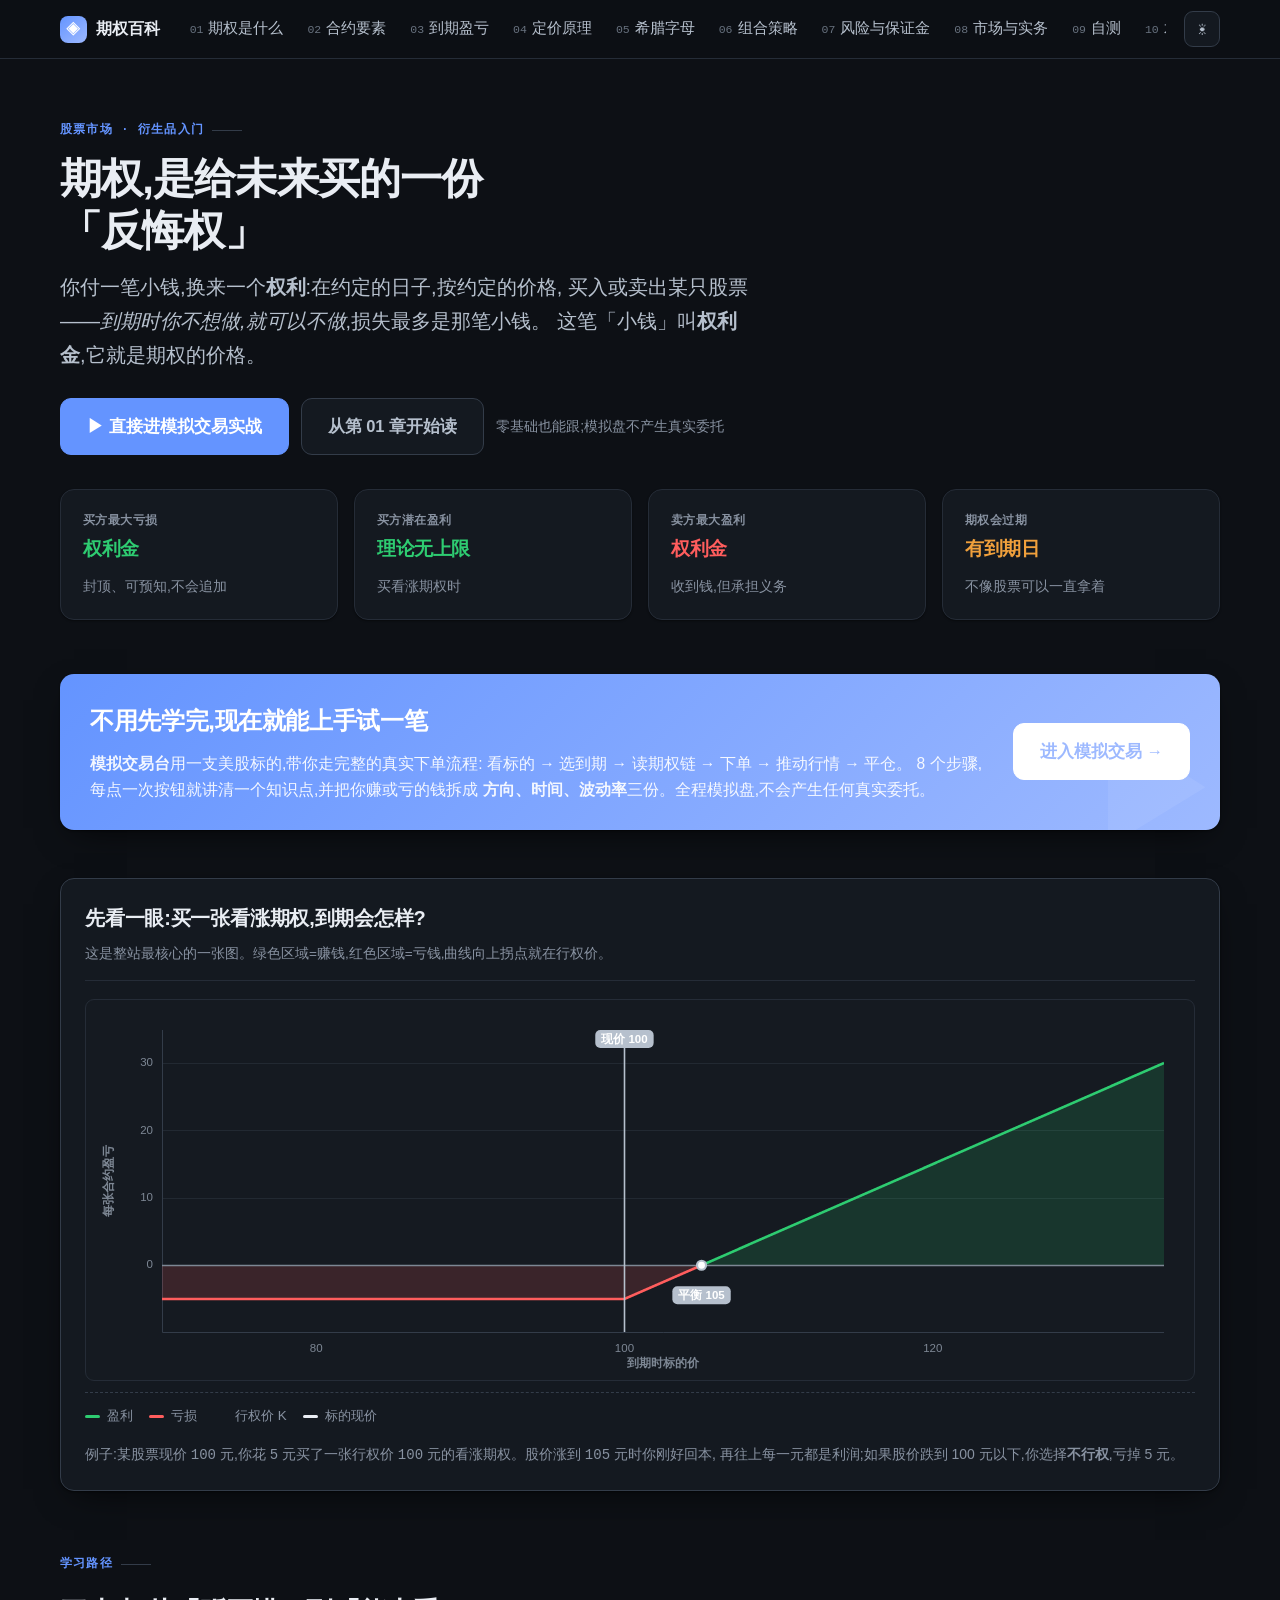
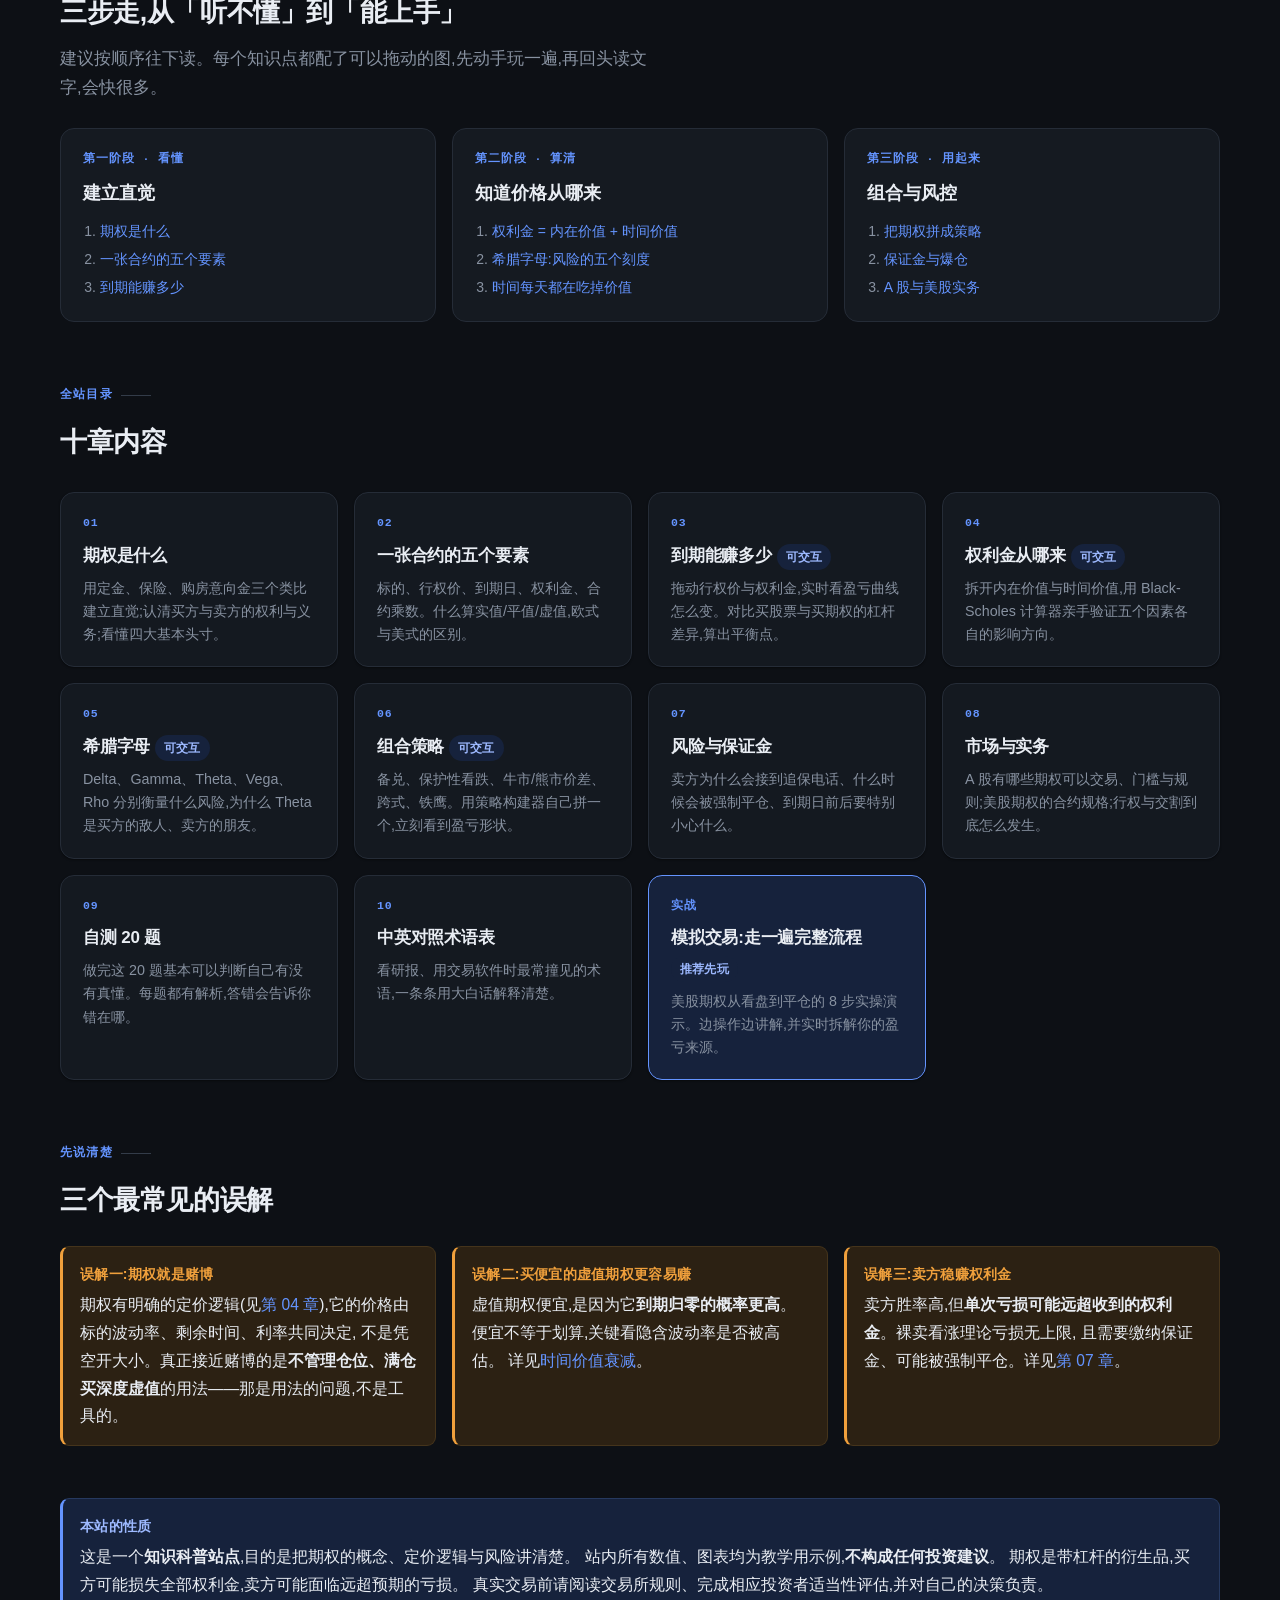
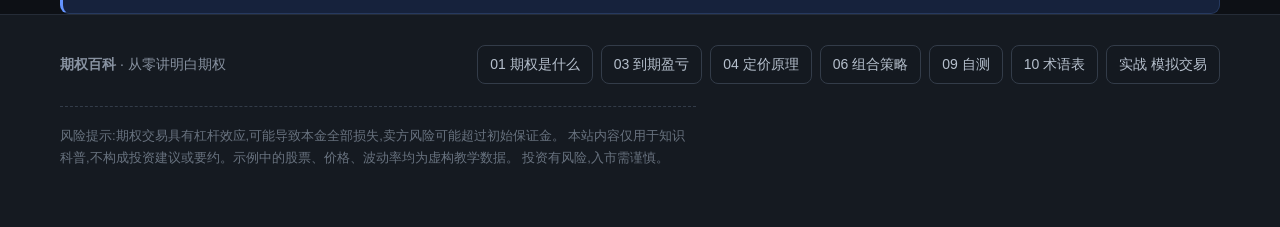
<file: index.html>
<!DOCTYPE html>
<html lang="zh-CN" data-theme="dark">
<head>
<meta charset="UTF-8">
<meta name="viewport" content="width=device-width, initial-scale=1">
<title>期权百科 — 从零讲明白股票市场里的期权</title>
<meta name="description" content="用生活化的类比、可动手拖动的盈亏图和定价计算器,把期权是什么、怎么定价、有什么风险一次讲明白。">
<link rel="stylesheet" href="assets/style.css">
<script>/* 首次绘制前应用已保存的主题,避免闪烁 */
try{var t=localStorage.getItem("optionswiki-theme");if(t==="dark"||t==="light")document.documentElement.setAttribute("data-theme",t)}catch(e){}</script>
</head>
<body>
<a class="skip" href="#main">跳到正文</a>

<header class="topbar">
  <div class="topbar__inner">
    <a class="brand" href="index.html"><span class="brand__mark">◈</span>期权百科</a>
    <button class="navtoggle" aria-expanded="false" aria-controls="sitenav">目录</button>
    <nav class="sitenav" id="sitenav">
      <a href="basics.html"><span class="navnum">01</span>期权是什么</a>
      <a href="contract.html"><span class="navnum">02</span>合约要素</a>
      <a href="payoff.html"><span class="navnum">03</span>到期盈亏</a>
      <a href="pricing.html"><span class="navnum">04</span>定价原理</a>
      <a href="greeks.html"><span class="navnum">05</span>希腊字母</a>
      <a href="strategies.html"><span class="navnum">06</span>组合策略</a>
      <a href="risk.html"><span class="navnum">07</span>风险与保证金</a>
      <a href="market.html"><span class="navnum">08</span>市场与实务</a>
      <a href="quiz.html"><span class="navnum">09</span>自测</a>
      <a href="glossary.html"><span class="navnum">10</span>术语表</a>
      <a href="simulator.html" class="navcta"><span class="navnum">实战</span>模拟交易</a>
    </nav>
    <button class="theme-toggle" data-theme-toggle aria-label="切换深浅色主题" title="切换深浅色主题">◐</button>
  </div>
</header>

<main id="main" class="wrap">

  <!-- ============ 首屏 ============ -->
  <section style="padding:54px 0 10px">
    <p class="eyebrow">股票市场 · 衍生品入门</p>
    <h1>期权,是给未来买的一份<br>「反悔权」</h1>
    <p class="lede" style="font-size:20px">
      你付一笔小钱,换来一个<strong>权利</strong>:在约定的日子,按约定的价格,
      买入或卖出某只股票——<em>到期时你不想做,就可以不做</em>,损失最多是那笔小钱。
      这笔「小钱」叫<strong>权利金</strong>,它就是期权的价格。
    </p>

    <div class="hero-cta">
      <a class="btn btn--lg" href="simulator.html">▶ 直接进模拟交易实战</a>
      <a class="btn btn--ghost btn--lg" href="basics.html">从第 01 章开始读</a>
      <span class="small muted">零基础也能跟;模拟盘不产生真实委托</span>
    </div>

    <div class="grid grid--4" style="margin-top:34px">
      <div class="card">
        <span class="readout__k">买方最大亏损</span>
        <div class="readout__v" style="color:var(--profit)">权利金</div>
        <p class="small muted" style="margin:6px 0 0">封顶、可预知,不会追加</p>
      </div>
      <div class="card">
        <span class="readout__k">买方潜在盈利</span>
        <div class="readout__v" style="color:var(--profit)">理论无上限</div>
        <p class="small muted" style="margin:6px 0 0">买看涨期权时</p>
      </div>
      <div class="card">
        <span class="readout__k">卖方最大盈利</span>
        <div class="readout__v" style="color:var(--loss)">权利金</div>
        <p class="small muted" style="margin:6px 0 0">收到钱,但承担义务</p>
      </div>
      <div class="card">
        <span class="readout__k">期权会过期</span>
        <div class="readout__v" style="color:var(--warn)">有到期日</div>
        <p class="small muted" style="margin:6px 0 0">不像股票可以一直拿着</p>
      </div>
    </div>
  </section>

  <!-- ============ 实战入口横幅 ============ -->
  <section style="margin-top:44px">
    <div class="ctabanner">
      <div class="ctabanner__txt">
        <p class="ctabanner__t">不用先学完,现在就能上手试一笔</p>
        <p class="ctabanner__d">
          <strong>模拟交易台</strong>用一支美股标的,带你走完整的真实下单流程:
          看标的 → 选到期 → 读期权链 → 下单 → 推动行情 → 平仓。
          8 个步骤,每点一次按钮就讲清一个知识点,并把你赚或亏的钱拆成
          <strong>方向、时间、波动率</strong>三份。全程模拟盘,不会产生任何真实委托。
        </p>
      </div>
      <a class="btn btn--lg" href="simulator.html">进入模拟交易 →</a>
    </div>
  </section>

  <!-- ============ 一张图看懂 ============ -->
  <section style="margin-top:48px">
    <div class="panel">
      <div class="panel__head">
        <div>
          <h2 class="panel__t" style="border:0;padding:0;margin:0;font-size:20px">先看一眼:买一张看涨期权,到期会怎样?</h2>
          <p class="panel__hint" style="margin-top:6px">这是整站最核心的一张图。绿色区域=赚钱,红色区域=亏钱,曲线向上拐点就在行权价。</p>
        </div>
      </div>
      <div class="chartbox">
        <canvas id="heroChart" height="360" role="img" aria-label="买入看涨期权的到期盈亏图"></canvas>
      </div>
      <div class="legend">
        <span><i style="background:var(--profit)"></i>盈利</span>
        <span><i style="background:var(--loss)"></i>亏损</span>
        <span><i style="background:var(--ink4)"></i>行权价 K</span>
        <span><i style="background:var(--ink)"></i>标的现价</span>
      </div>
      <p class="small muted" style="margin:14px 0 0">
        例子:某股票现价 <span class="mono">100</span> 元,你花 <span class="mono">5</span> 元买了一张行权价
        <span class="mono">100</span> 元的看涨期权。股价涨到 <span class="mono">105</span> 元时你刚好回本,
        再往上每一元都是利润;如果股价跌到 100 元以下,你选择<strong>不行权</strong>,亏掉 5 元。
      </p>
    </div>
  </section>

  <!-- ============ 学习路径 ============ -->
  <section style="margin-top:56px">
    <p class="eyebrow">学习路径</p>
    <h2 style="font-size:27px;margin:0 0 8px;letter-spacing:-.015em">三步走,从「听不懂」到「能上手」</h2>
    <p class="muted" style="margin:0 0 26px;max-width:64ch">
      建议按顺序往下读。每个知识点都配了可以拖动的图,先动手玩一遍,再回头读文字,会快很多。
    </p>

    <div class="grid grid--3">
      <div class="card card--flat">
        <span class="cardlink__num">第一阶段 · 看懂</span>
        <h3 style="font-size:18px;margin:0 0 8px">建立直觉</h3>
        <ol class="small muted" style="padding-left:1.2em;margin:0;line-height:2">
          <li><a href="basics.html">期权是什么</a></li>
          <li><a href="contract.html">一张合约的五个要素</a></li>
          <li><a href="payoff.html">到期能赚多少</a></li>
        </ol>
      </div>
      <div class="card card--flat">
        <span class="cardlink__num">第二阶段 · 算清</span>
        <h3 style="font-size:18px;margin:0 0 8px">知道价格从哪来</h3>
        <ol class="small muted" style="padding-left:1.2em;margin:0;line-height:2">
          <li><a href="pricing.html">权利金 = 内在价值 + 时间价值</a></li>
          <li><a href="greeks.html">希腊字母:风险的五个刻度</a></li>
          <li><a href="greeks.html#theta">时间每天都在吃掉价值</a></li>
        </ol>
      </div>
      <div class="card card--flat">
        <span class="cardlink__num">第三阶段 · 用起来</span>
        <h3 style="font-size:18px;margin:0 0 8px">组合与风控</h3>
        <ol class="small muted" style="padding-left:1.2em;margin:0;line-height:2">
          <li><a href="strategies.html">把期权拼成策略</a></li>
          <li><a href="risk.html">保证金与爆仓</a></li>
          <li><a href="market.html">A 股与美股实务</a></li>
        </ol>
      </div>
    </div>
  </section>

  <!-- ============ 全站目录 ============ -->
  <section style="margin-top:56px">
    <p class="eyebrow">全站目录</p>
    <h2 style="font-size:27px;margin:0 0 26px;letter-spacing:-.015em">十章内容</h2>

    <div class="grid grid--2">
      <a class="card cardlink" href="basics.html">
        <span class="cardlink__num">01</span>
        <h3 class="cardlink__t">期权是什么</h3>
        <p class="cardlink__d">用定金、保险、购房意向金三个类比建立直觉;认清买方与卖方的权利与义务;看懂四大基本头寸。</p>
      </a>
      <a class="card cardlink" href="contract.html">
        <span class="cardlink__num">02</span>
        <h3 class="cardlink__t">一张合约的五个要素</h3>
        <p class="cardlink__d">标的、行权价、到期日、权利金、合约乘数。什么算实值/平值/虚值,欧式与美式的区别。</p>
      </a>
      <a class="card cardlink" href="payoff.html">
        <span class="cardlink__num">03</span>
        <h3 class="cardlink__t">到期能赚多少 <span class="tag tag--key">可交互</span></h3>
        <p class="cardlink__d">拖动行权价与权利金,实时看盈亏曲线怎么变。对比买股票与买期权的杠杆差异,算出平衡点。</p>
      </a>
      <a class="card cardlink" href="pricing.html">
        <span class="cardlink__num">04</span>
        <h3 class="cardlink__t">权利金从哪来 <span class="tag tag--key">可交互</span></h3>
        <p class="cardlink__d">拆开内在价值与时间价值,用 Black-Scholes 计算器亲手验证五个因素各自的影响方向。</p>
      </a>
      <a class="card cardlink" href="greeks.html">
        <span class="cardlink__num">05</span>
        <h3 class="cardlink__t">希腊字母 <span class="tag tag--key">可交互</span></h3>
        <p class="cardlink__d">Delta、Gamma、Theta、Vega、Rho 分别衡量什么风险,为什么 Theta 是买方的敌人、卖方的朋友。</p>
      </a>
      <a class="card cardlink" href="strategies.html">
        <span class="cardlink__num">06</span>
        <h3 class="cardlink__t">组合策略 <span class="tag tag--key">可交互</span></h3>
        <p class="cardlink__d">备兑、保护性看跌、牛市/熊市价差、跨式、铁鹰。用策略构建器自己拼一个,立刻看到盈亏形状。</p>
      </a>
      <a class="card cardlink" href="risk.html">
        <span class="cardlink__num">07</span>
        <h3 class="cardlink__t">风险与保证金</h3>
        <p class="cardlink__d">卖方为什么会接到追保电话、什么时候会被强制平仓、到期日前后要特别小心什么。</p>
      </a>
      <a class="card cardlink" href="market.html">
        <span class="cardlink__num">08</span>
        <h3 class="cardlink__t">市场与实务</h3>
        <p class="cardlink__d">A 股有哪些期权可以交易、门槛与规则;美股期权的合约规格;行权与交割到底怎么发生。</p>
      </a>
      <a class="card cardlink" href="quiz.html">
        <span class="cardlink__num">09</span>
        <h3 class="cardlink__t">自测 20 题</h3>
        <p class="cardlink__d">做完这 20 题基本可以判断自己有没有真懂。每题都有解析,答错会告诉你错在哪。</p>
      </a>
      <a class="card cardlink" href="glossary.html">
        <span class="cardlink__num">10</span>
        <h3 class="cardlink__t">中英对照术语表</h3>
        <p class="cardlink__d">看研报、用交易软件时最常撞见的术语,一条条用大白话解释清楚。</p>
      </a>
      <a class="card cardlink" href="simulator.html" style="border-color:var(--accent);background:var(--accent-soft)">
        <span class="cardlink__num">实战</span>
        <h3 class="cardlink__t">模拟交易:走一遍完整流程 <span class="tag tag--key">推荐先玩</span></h3>
        <p class="cardlink__d">美股期权从看盘到平仓的 8 步实操演示。边操作边讲解,并实时拆解你的盈亏来源。</p>
      </a>
    </div>
  </section>

  <!-- ============ 三个常见误解 ============ -->
  <section style="margin-top:56px">
    <p class="eyebrow">先说清楚</p>
    <h2 style="font-size:27px;margin:0 0 22px;letter-spacing:-.015em">三个最常见的误解</h2>
    <div class="grid grid--3">
      <div class="callout callout--warn">
        <span class="callout__t">误解一:期权就是赌博</span>
        期权有明确的定价逻辑(见<a href="pricing.html">第 04 章</a>),它的价格由标的波动率、剩余时间、利率共同决定,
        不是凭空开大小。真正接近赌博的是<strong>不管理仓位、满仓买深度虚值</strong>的用法——那是用法的问题,不是工具的。
      </div>
      <div class="callout callout--warn">
        <span class="callout__t">误解二:买便宜的虚值期权更容易赚</span>
        虚值期权便宜,是因为它<strong>到期归零的概率更高</strong>。便宜不等于划算,关键看隐含波动率是否被高估。
        详见<a href="greeks.html#theta">时间价值衰减</a>。
      </div>
      <div class="callout callout--warn">
        <span class="callout__t">误解三:卖方稳赚权利金</span>
        卖方胜率高,但<strong>单次亏损可能远超收到的权利金</strong>。裸卖看涨理论亏损无上限,
        且需要缴纳保证金、可能被强制平仓。详见<a href="risk.html">第 07 章</a>。
      </div>
    </div>
  </section>

  <!-- ============ 免责声明 ============ -->
  <section style="margin-top:52px">
    <div class="callout callout--key">
      <span class="callout__t">本站的性质</span>
      这是一个<strong>知识科普站点</strong>,目的是把期权的概念、定价逻辑与风险讲清楚。
      站内所有数值、图表均为教学用示例,<strong>不构成任何投资建议</strong>。
      期权是带杠杆的衍生品,买方可能损失全部权利金,卖方可能面临远超预期的亏损。
      真实交易前请阅读交易所规则、完成相应投资者适当性评估,并对自己的决策负责。
    </div>
  </section>

</main>

<footer class="sitefoot">
  <div class="wrap">
    <div class="sitefoot__row">
      <div><strong>期权百科</strong> · 从零讲明白期权</div>
      <nav class="footnav">
        <a href="basics.html">01 期权是什么</a>
        <a href="payoff.html">03 到期盈亏</a>
        <a href="pricing.html">04 定价原理</a>
        <a href="strategies.html">06 组合策略</a>
        <a href="quiz.html">09 自测</a>
        <a href="glossary.html">10 术语表</a>
        <a href="simulator.html">实战 模拟交易</a>
      </nav>
    </div>
    <p class="disclaimer">
      风险提示:期权交易具有杠杆效应,可能导致本金全部损失,卖方风险可能超过初始保证金。
      本站内容仅用于知识科普,不构成投资建议或要约。示例中的股票、价格、波动率均为虚构教学数据。
      投资有风险,入市需谨慎。
    </p>
  </div>
</footer>

<script src="assets/bs.js"></script>
<script src="assets/charts.js"></script>
<script src="assets/site.js"></script>
<script>
(function () {
  var canvas = document.getElementById('heroChart');
  if (!canvas || !window.Charts) return;

  ChartRender();
  Charts.bind(canvas, ChartRender);

  function ChartRender() {
    Charts.payoff(canvas, {
      legs: [{ kind: 'call', dir: 1, K: 100, premium: 5, qty: 1 }],
      spot: 100,
      lo: 70,
      hi: 135,
      height: 360,
      showNow: false
    });
  }
})();
</script>
</body>
</html>
</file>
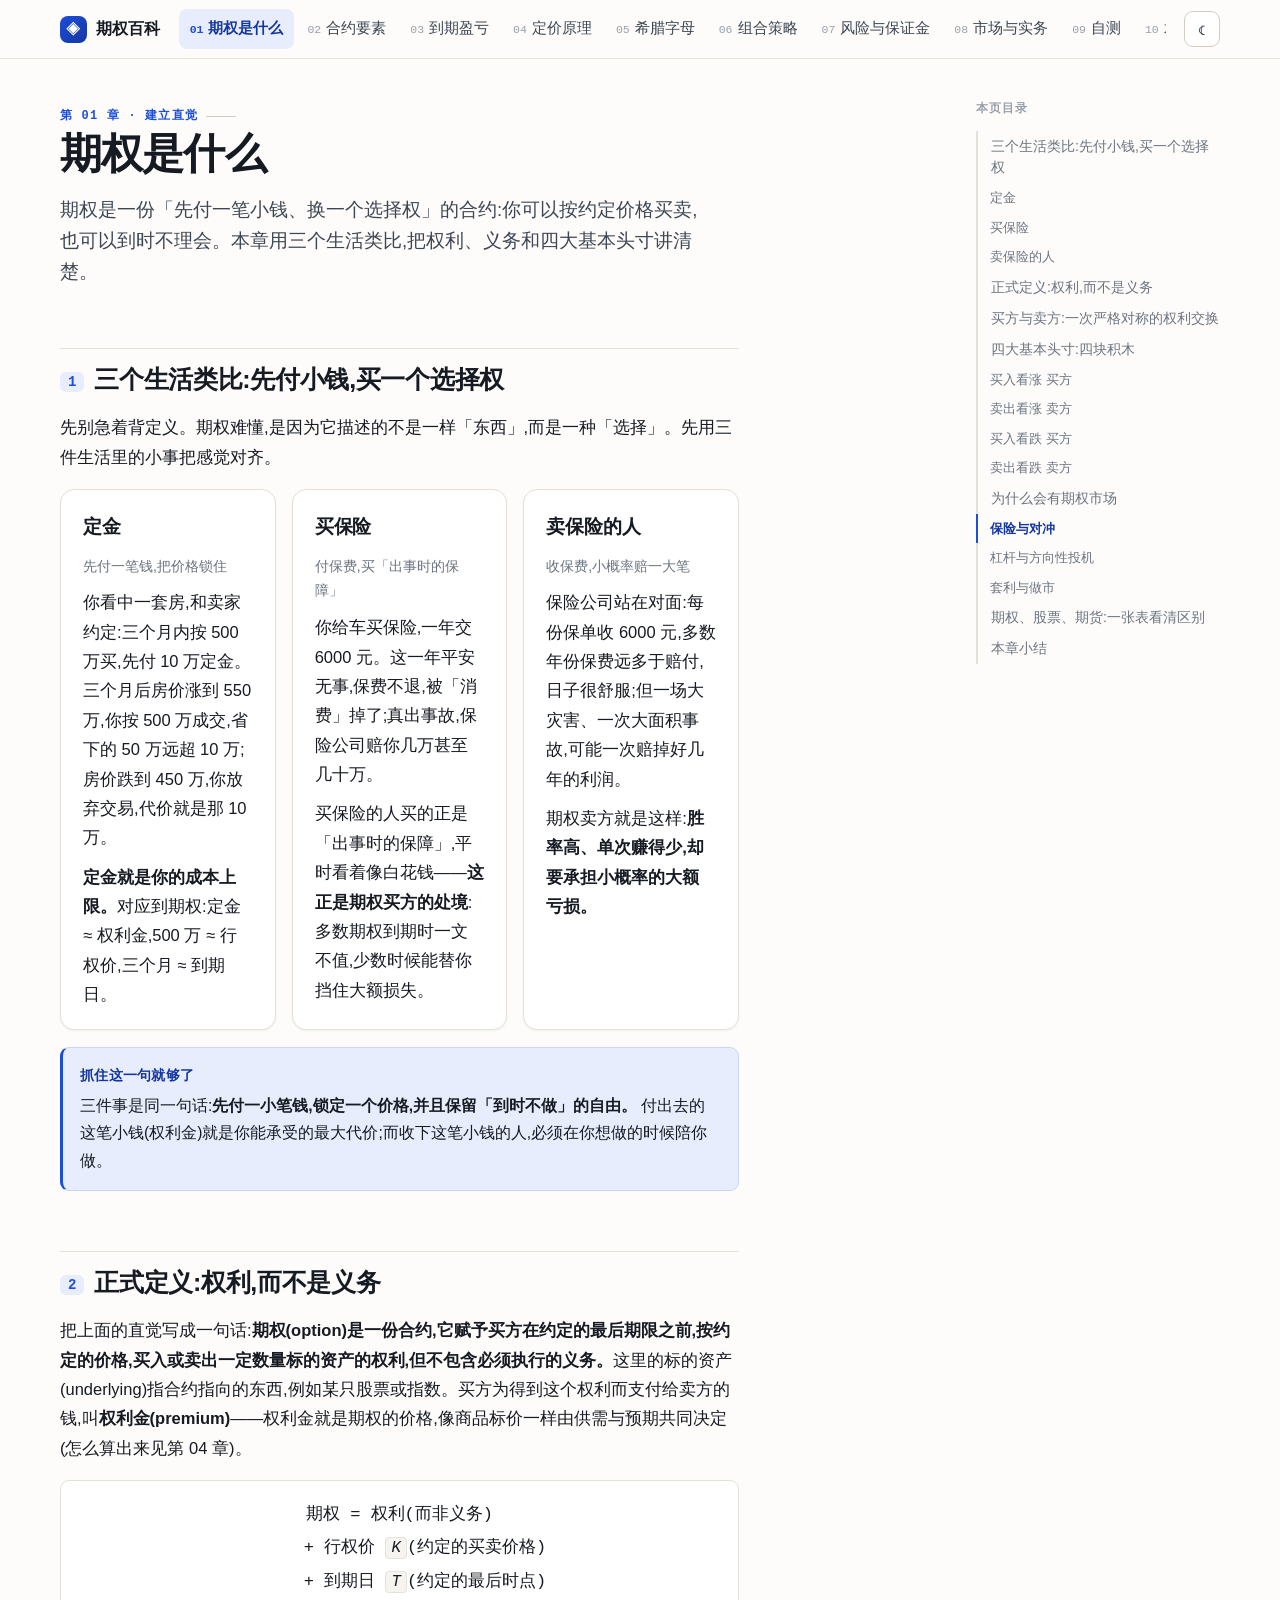
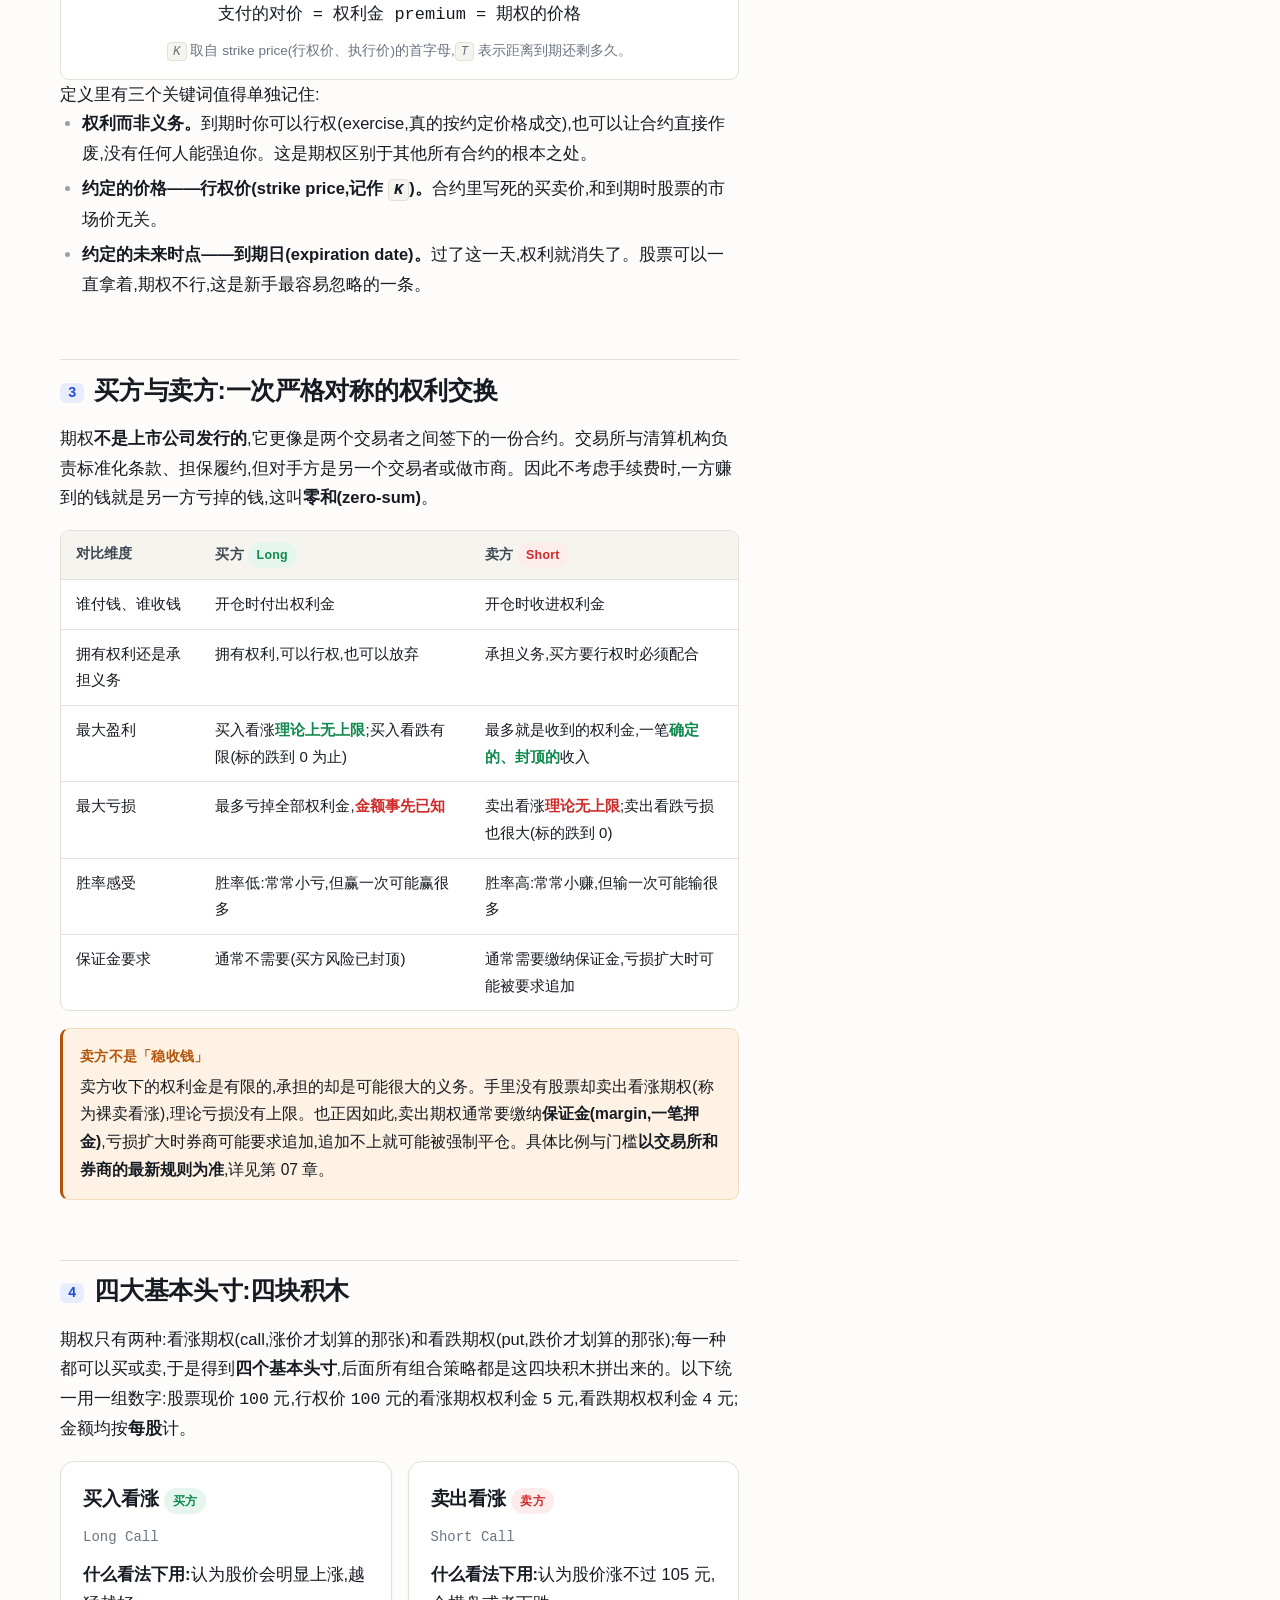
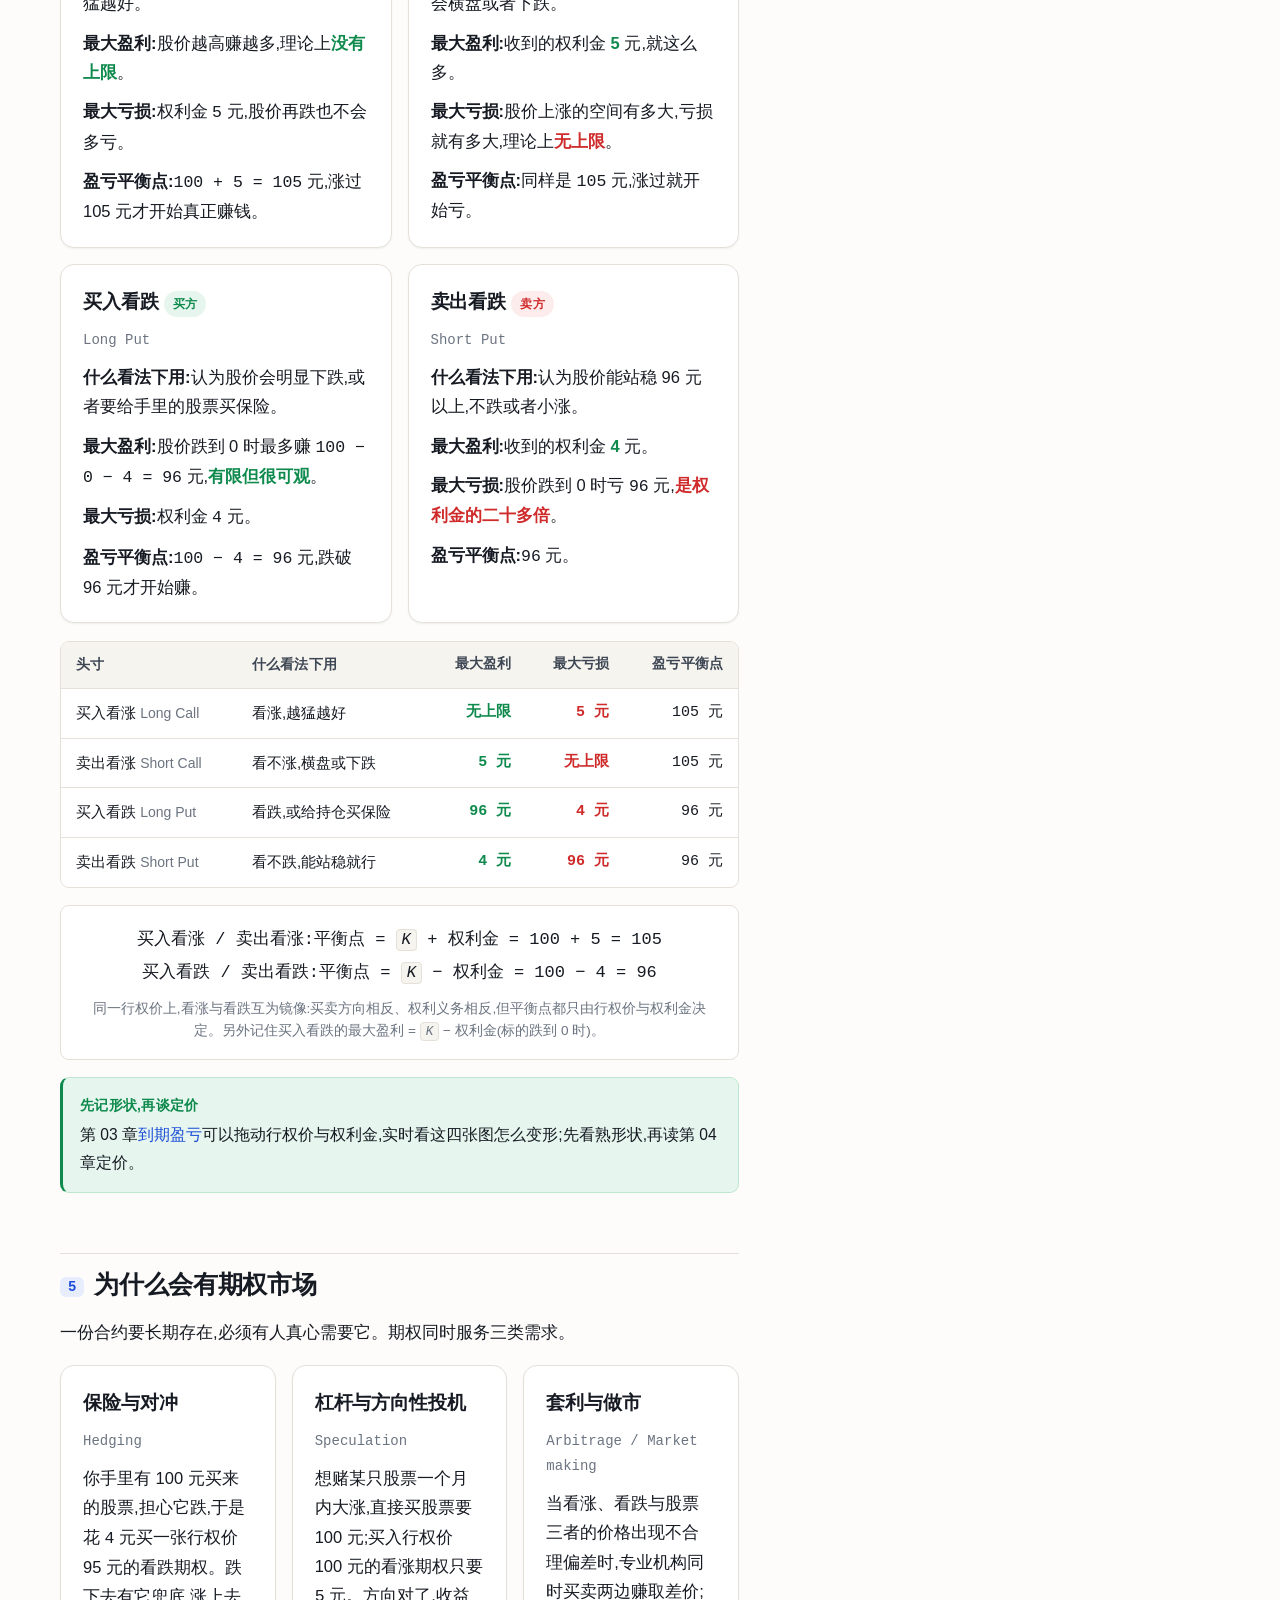
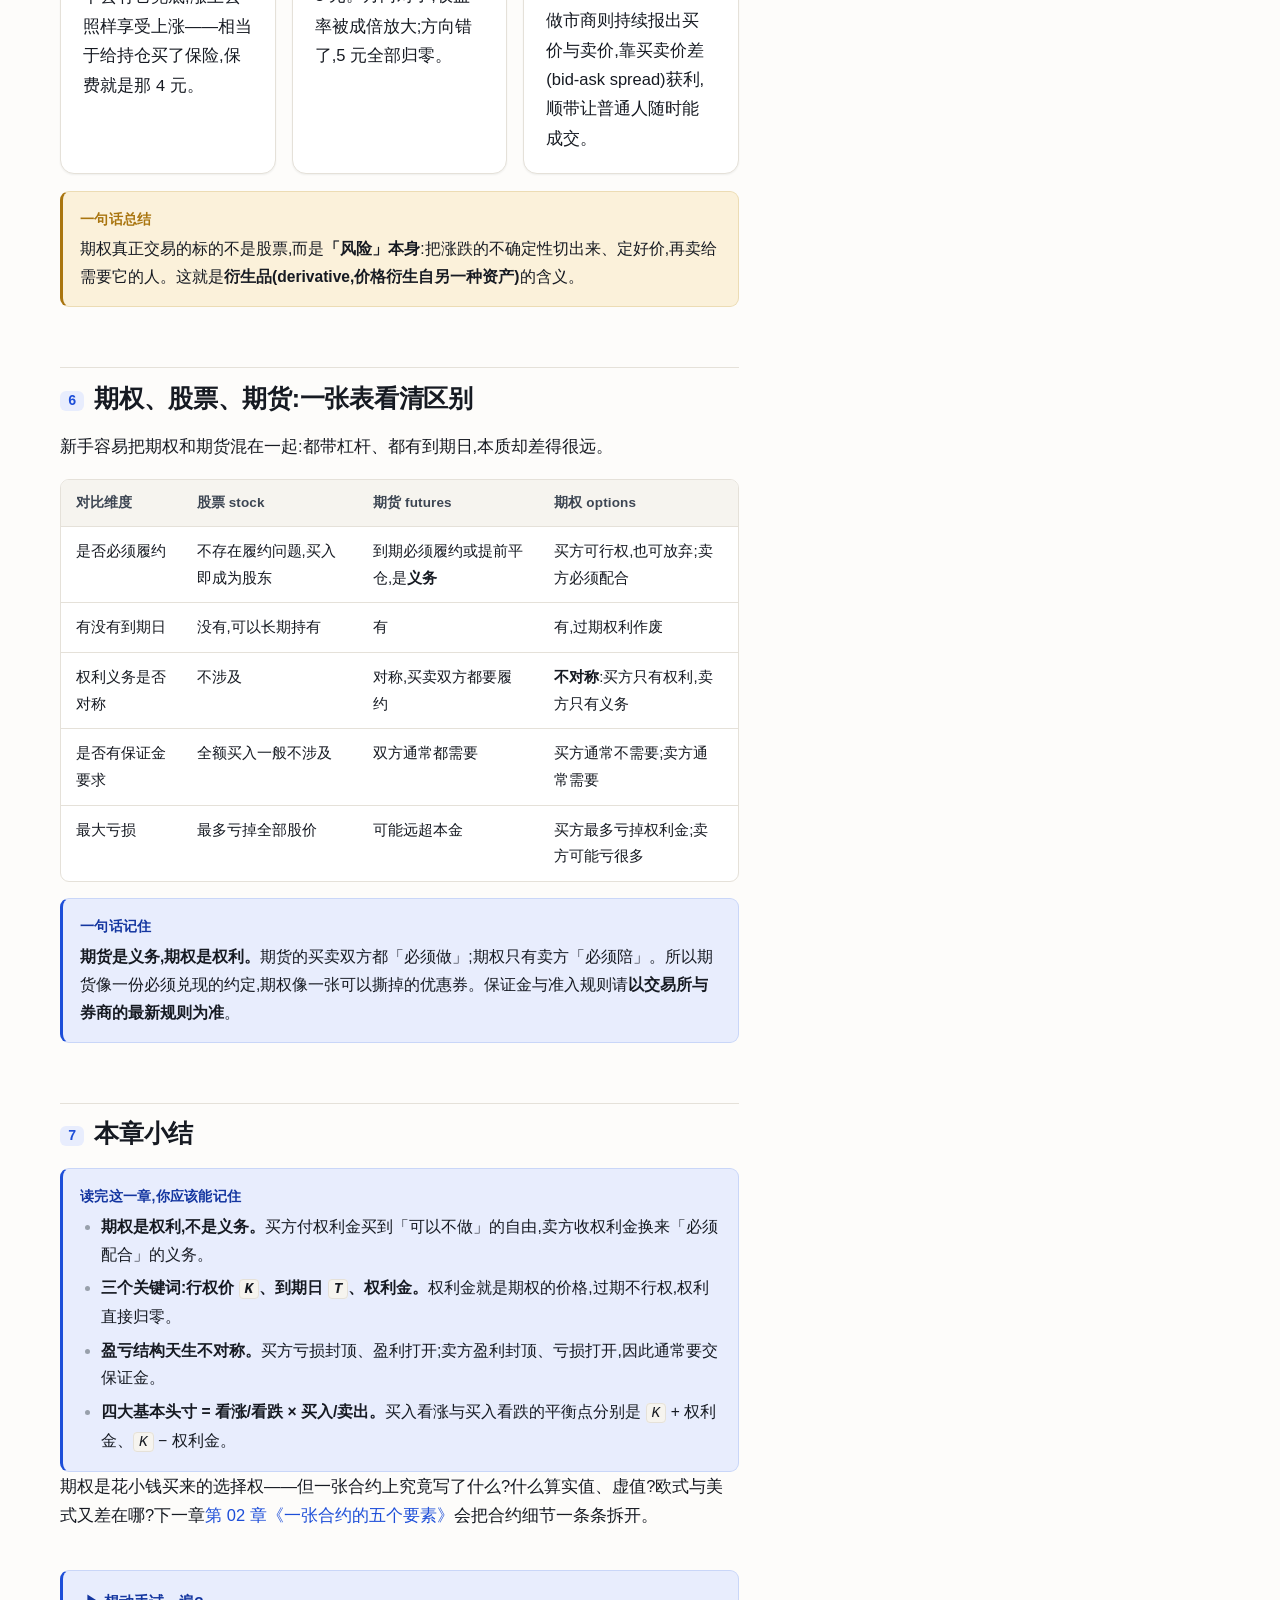
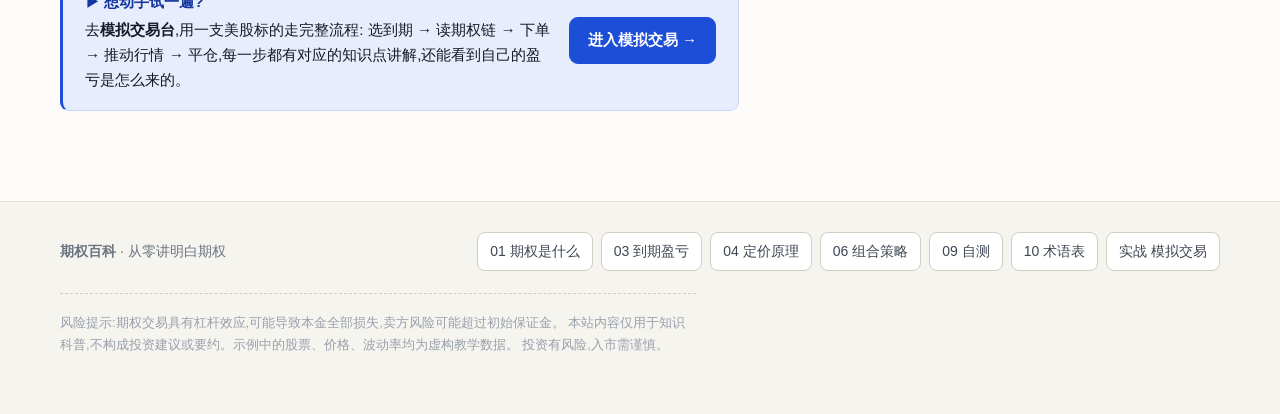
<file: basics.html>
<!DOCTYPE html>
<html lang="zh-CN">
<head>
<meta charset="UTF-8">
<meta name="viewport" content="width=device-width, initial-scale=1">
<title>期权是什么 — 期权百科</title>
<meta name="description" content="用定金、保险、卖保险三个生活类比讲清楚期权是什么:权利而非义务、行权价与到期日、买方与卖方的对比、四大基本头寸的盈亏与平衡点。">
<link rel="stylesheet" href="assets/style.css">
<script>/* 首次绘制前应用已保存的主题,避免闪烁 */
try{var t=localStorage.getItem("optionswiki-theme");if(t==="dark"||t==="light")document.documentElement.setAttribute("data-theme",t)}catch(e){}</script>
</head>
<body>
<a class="skip" href="#main">跳到正文</a>

<header class="topbar">
  <div class="topbar__inner">
    <a class="brand" href="index.html"><span class="brand__mark">◈</span>期权百科</a>
    <button class="navtoggle" aria-expanded="false" aria-controls="sitenav">目录</button>
    <nav class="sitenav" id="sitenav">
      <a href="basics.html"><span class="navnum">01</span>期权是什么</a>
      <a href="contract.html"><span class="navnum">02</span>合约要素</a>
      <a href="payoff.html"><span class="navnum">03</span>到期盈亏</a>
      <a href="pricing.html"><span class="navnum">04</span>定价原理</a>
      <a href="greeks.html"><span class="navnum">05</span>希腊字母</a>
      <a href="strategies.html"><span class="navnum">06</span>组合策略</a>
      <a href="risk.html"><span class="navnum">07</span>风险与保证金</a>
      <a href="market.html"><span class="navnum">08</span>市场与实务</a>
      <a href="quiz.html"><span class="navnum">09</span>自测</a>
      <a href="glossary.html"><span class="navnum">10</span>术语表</a>
      <a href="simulator.html" class="navcta"><span class="navnum">实战</span>模拟交易</a>
    </nav>
    <button class="theme-toggle" data-theme-toggle aria-label="切换深浅色主题" title="切换深浅色主题">◐</button>
  </div>
</header>

<main id="main" class="wrap">
  <div class="layout">
    <article class="prose">

      <div class="pagehead">
        <p class="eyebrow">第 01 章 · 建立直觉</p>
        <h1>期权是什么</h1>
        <p class="lede">期权是一份「先付一笔小钱、换一个选择权」的合约:你可以按约定价格买卖,也可以到时不理会。本章用三个生活类比,把权利、义务和四大基本头寸讲清楚。</p>
      </div>

      <h2><span class="hnum">1</span>三个生活类比:先付小钱,买一个选择权</h2>

      <p>先别急着背定义。期权难懂,是因为它描述的不是一样「东西」,而是一种「选择」。先用三件生活里的小事把感觉对齐。</p>

      <div class="grid grid--3">
        <div class="card">
          <h3>定金</h3>
          <p class="muted small">先付一笔钱,把价格锁住</p>
          <p style="margin-top:10px">你看中一套房,和卖家约定:三个月内按 500 万买,先付 10 万定金。三个月后房价涨到 550 万,你按 500 万成交,省下的 50 万远超 10 万;房价跌到 450 万,你放弃交易,代价就是那 10 万。</p>
          <p style="margin-top:10px"><strong>定金就是你的成本上限。</strong>对应到期权:定金 ≈ 权利金,500 万 ≈ 行权价,三个月 ≈ 到期日。</p>
        </div>
        <div class="card">
          <h3>买保险</h3>
          <p class="muted small">付保费,买「出事时的保障」</p>
          <p style="margin-top:10px">你给车买保险,一年交 6000 元。这一年平安无事,保费不退,被「消费」掉了;真出事故,保险公司赔你几万甚至几十万。</p>
          <p style="margin-top:10px">买保险的人买的正是「出事时的保障」,平时看着像白花钱——<strong>这正是期权买方的处境</strong>:多数期权到期时一文不值,少数时候能替你挡住大额损失。</p>
        </div>
        <div class="card">
          <h3>卖保险的人</h3>
          <p class="muted small">收保费,小概率赔一大笔</p>
          <p style="margin-top:10px">保险公司站在对面:每份保单收 6000 元,多数年份保费远多于赔付,日子很舒服;但一场大灾害、一次大面积事故,可能一次赔掉好几年的利润。</p>
          <p style="margin-top:10px">期权卖方就是这样:<strong>胜率高、单次赚得少,却要承担小概率的大额亏损。</strong></p>
        </div>
      </div>

      <div class="callout callout--key">
        <span class="callout__t">抓住这一句就够了</span>
        三件事是同一句话:<strong>先付一小笔钱,锁定一个价格,并且保留「到时不做」的自由。</strong>
        付出去的这笔小钱(权利金)就是你能承受的最大代价;而收下这笔小钱的人,必须在你想做的时候陪你做。
      </div>

      <h2><span class="hnum">2</span>正式定义:权利,而不是义务</h2>

      <p>把上面的直觉写成一句话:<strong>期权(option)是一份合约,它赋予买方在约定的最后期限之前,按约定的价格,买入或卖出一定数量标的资产的权利,但不包含必须执行的义务。</strong>这里的标的资产(underlying)指合约指向的东西,例如某只股票或指数。买方为得到这个权利而支付给卖方的钱,叫<strong>权利金(premium)</strong>——权利金就是期权的价格,像商品标价一样由供需与预期共同决定(怎么算出来见第 04 章)。</p>

      <div class="formula">
        <div class="formula__body">期权 = 权利(而非义务)
     + 行权价 <span class="var">K</span>(约定的买卖价格)
     + 到期日 <span class="var">T</span>(约定的最后时点)
支付的对价 = 权利金 premium = 期权的价格</div>
        <div class="formula__note">
          <span class="var">K</span> 取自 strike price(行权价、执行价)的首字母,<span class="var">T</span> 表示距离到期还剩多久。
        </div>
      </div>

      <p class="mt">定义里有三个关键词值得单独记住:</p>

      <ul>
        <li><strong>权利而非义务。</strong>到期时你可以行权(exercise,真的按约定价格成交),也可以让合约直接作废,没有任何人能强迫你。这是期权区别于其他所有合约的根本之处。</li>
        <li><strong>约定的价格——行权价(strike price,记作 <span class="var">K</span>)。</strong>合约里写死的买卖价,和到期时股票的市场价无关。</li>
        <li><strong>约定的未来时点——到期日(expiration date)。</strong>过了这一天,权利就消失了。股票可以一直拿着,期权不行,这是新手最容易忽略的一条。</li>
      </ul>

      <h2><span class="hnum">3</span>买方与卖方:一次严格对称的权利交换</h2>

      <p>期权<strong>不是上市公司发行的</strong>,它更像是两个交易者之间签下的一份合约。交易所与清算机构负责标准化条款、担保履约,但对手方是另一个交易者或做市商。因此不考虑手续费时,一方赚到的钱就是另一方亏掉的钱,这叫<strong>零和(zero-sum)</strong>。</p>

      <div class="tablewrap">
        <table>
          <thead>
            <tr>
              <th>对比维度</th>
              <th>买方 <span class="tag tag--long">Long</span></th>
              <th>卖方 <span class="tag tag--short">Short</span></th>
            </tr>
          </thead>
          <tbody>
            <tr>
              <td>谁付钱、谁收钱</td>
              <td>开仓时付出权利金</td>
              <td>开仓时收进权利金</td>
            </tr>
            <tr>
              <td>拥有权利还是承担义务</td>
              <td>拥有权利,可以行权,也可以放弃</td>
              <td>承担义务,买方要行权时必须配合</td>
            </tr>
            <tr>
              <td>最大盈利</td>
              <td>买入看涨<span class="pos">理论上无上限</span>;买入看跌有限(标的跌到 0 为止)</td>
              <td>最多就是收到的权利金,一笔<span class="pos">确定的、封顶的</span>收入</td>
            </tr>
            <tr>
              <td>最大亏损</td>
              <td>最多亏掉全部权利金,<span class="neg">金额事先已知</span></td>
              <td>卖出看涨<span class="neg">理论无上限</span>;卖出看跌亏损也很大(标的跌到 0)</td>
            </tr>
            <tr>
              <td>胜率感受</td>
              <td>胜率低:常常小亏,但赢一次可能赢很多</td>
              <td>胜率高:常常小赚,但输一次可能输很多</td>
            </tr>
            <tr>
              <td>保证金要求</td>
              <td>通常不需要(买方风险已封顶)</td>
              <td>通常需要缴纳保证金,亏损扩大时可能被要求追加</td>
            </tr>
          </tbody>
        </table>
      </div>

      <div class="callout callout--warn">
        <span class="callout__t">卖方不是「稳收钱」</span>
        卖方收下的权利金是有限的,承担的却是可能很大的义务。手里没有股票却卖出看涨期权(称为裸卖看涨),理论亏损没有上限。也正因如此,卖出期权通常要缴纳<strong>保证金(margin,一笔押金)</strong>,亏损扩大时券商可能要求追加,追加不上就可能被强制平仓。具体比例与门槛<strong>以交易所和券商的最新规则为准</strong>,详见第 07 章。
      </div>

      <h2><span class="hnum">4</span>四大基本头寸:四块积木</h2>

      <p>期权只有两种:看涨期权(call,涨价才划算的那张)和看跌期权(put,跌价才划算的那张);每一种都可以买或卖,于是得到<strong>四个基本头寸</strong>,后面所有组合策略都是这四块积木拼出来的。以下统一用一组数字:股票现价 <span class="mono">100</span> 元,行权价 <span class="mono">100</span> 元的看涨期权权利金 <span class="mono">5</span> 元,看跌期权权利金 <span class="mono">4</span> 元;金额均按<strong>每股</strong>计。</p>

      <div class="grid grid--2">
        <div class="card">
          <h3>买入看涨 <span class="tag tag--long">买方</span></h3>
          <p class="muted small mono">Long Call</p>
          <p style="margin-top:10px"><strong>什么看法下用:</strong>认为股价会明显上涨,越猛越好。</p>
          <p style="margin-top:10px"><strong>最大盈利:</strong>股价越高赚越多,理论上<span class="pos">没有上限</span>。</p>
          <p style="margin-top:10px"><strong>最大亏损:</strong>权利金 <span class="mono">5</span> 元,股价再跌也不会多亏。</p>
          <p style="margin-top:10px"><strong>盈亏平衡点:</strong><span class="mono">100 + 5 = 105</span> 元,涨过 105 元才开始真正赚钱。</p>
        </div>
        <div class="card">
          <h3>卖出看涨 <span class="tag tag--short">卖方</span></h3>
          <p class="muted small mono">Short Call</p>
          <p style="margin-top:10px"><strong>什么看法下用:</strong>认为股价涨不过 105 元,会横盘或者下跌。</p>
          <p style="margin-top:10px"><strong>最大盈利:</strong>收到的权利金 <span class="pos">5</span> 元,就这么多。</p>
          <p style="margin-top:10px"><strong>最大亏损:</strong>股价上涨的空间有多大,亏损就有多大,理论上<span class="neg">无上限</span>。</p>
          <p style="margin-top:10px"><strong>盈亏平衡点:</strong>同样是 <span class="mono">105</span> 元,涨过就开始亏。</p>
        </div>
        <div class="card">
          <h3>买入看跌 <span class="tag tag--long">买方</span></h3>
          <p class="muted small mono">Long Put</p>
          <p style="margin-top:10px"><strong>什么看法下用:</strong>认为股价会明显下跌,或者要给手里的股票买保险。</p>
          <p style="margin-top:10px"><strong>最大盈利:</strong>股价跌到 0 时最多赚 <span class="mono">100 − 0 − 4 = 96</span> 元,<span class="pos">有限但很可观</span>。</p>
          <p style="margin-top:10px"><strong>最大亏损:</strong>权利金 <span class="mono">4</span> 元。</p>
          <p style="margin-top:10px"><strong>盈亏平衡点:</strong><span class="mono">100 − 4 = 96</span> 元,跌破 96 元才开始赚。</p>
        </div>
        <div class="card">
          <h3>卖出看跌 <span class="tag tag--short">卖方</span></h3>
          <p class="muted small mono">Short Put</p>
          <p style="margin-top:10px"><strong>什么看法下用:</strong>认为股价能站稳 96 元以上,不跌或者小涨。</p>
          <p style="margin-top:10px"><strong>最大盈利:</strong>收到的权利金 <span class="pos">4</span> 元。</p>
          <p style="margin-top:10px"><strong>最大亏损:</strong>股价跌到 0 时亏 <span class="mono">96</span> 元,<span class="neg">是权利金的二十多倍</span>。</p>
          <p style="margin-top:10px"><strong>盈亏平衡点:</strong><span class="mono">96</span> 元。</p>
        </div>
      </div>

      <div class="tablewrap">
        <table>
          <thead>
            <tr>
              <th>头寸</th>
              <th>什么看法下用</th>
              <th class="num">最大盈利</th>
              <th class="num">最大亏损</th>
              <th class="num">盈亏平衡点</th>
            </tr>
          </thead>
          <tbody>
            <tr>
              <td>买入看涨 <span class="muted small">Long Call</span></td>
              <td>看涨,越猛越好</td>
              <td class="num"><span class="pos">无上限</span></td>
              <td class="num"><span class="neg">5 元</span></td>
              <td class="num">105 元</td>
            </tr>
            <tr>
              <td>卖出看涨 <span class="muted small">Short Call</span></td>
              <td>看不涨,横盘或下跌</td>
              <td class="num"><span class="pos">5 元</span></td>
              <td class="num"><span class="neg">无上限</span></td>
              <td class="num">105 元</td>
            </tr>
            <tr>
              <td>买入看跌 <span class="muted small">Long Put</span></td>
              <td>看跌,或给持仓买保险</td>
              <td class="num"><span class="pos">96 元</span></td>
              <td class="num"><span class="neg">4 元</span></td>
              <td class="num">96 元</td>
            </tr>
            <tr>
              <td>卖出看跌 <span class="muted small">Short Put</span></td>
              <td>看不跌,能站稳就行</td>
              <td class="num"><span class="pos">4 元</span></td>
              <td class="num"><span class="neg">96 元</span></td>
              <td class="num">96 元</td>
            </tr>
          </tbody>
        </table>
      </div>

      <div class="formula">
        <div class="formula__body">买入看涨 / 卖出看涨:平衡点 = <span class="var">K</span> + 权利金 = 100 + 5 = 105
买入看跌 / 卖出看跌:平衡点 = <span class="var">K</span> − 权利金 = 100 − 4 = 96</div>
        <div class="formula__note">
          同一行权价上,看涨与看跌互为镜像:买卖方向相反、权利义务相反,但平衡点都只由行权价与权利金决定。另外记住买入看跌的最大盈利 = <span class="var">K</span> − 权利金(标的跌到 0 时)。
        </div>
      </div>

      <div class="callout callout--tip">
        <span class="callout__t">先记形状,再谈定价</span>
        第 03 章<a href="payoff.html">到期盈亏</a>可以拖动行权价与权利金,实时看这四张图怎么变形;先看熟形状,再读第 04 章定价。
      </div>

      <h2><span class="hnum">5</span>为什么会有期权市场</h2>

      <p>一份合约要长期存在,必须有人真心需要它。期权同时服务三类需求。</p>

      <div class="grid grid--3">
        <div class="card">
          <h3>保险与对冲</h3>
          <p class="muted small mono">Hedging</p>
          <p style="margin-top:10px">你手里有 100 元买来的股票,担心它跌,于是花 <span class="mono">4</span> 元买一张行权价 95 元的看跌期权。跌下去有它兜底,涨上去照样享受上涨——相当于给持仓买了保险,保费就是那 <span class="mono">4</span> 元。</p>
        </div>
        <div class="card">
          <h3>杠杆与方向性投机</h3>
          <p class="muted small mono">Speculation</p>
          <p style="margin-top:10px">想赌某只股票一个月内大涨,直接买股票要 100 元;买入行权价 100 元的看涨期权只要 <span class="mono">5</span> 元。方向对了,收益率被成倍放大;方向错了,5 元全部归零。</p>
        </div>
        <div class="card">
          <h3>套利与做市</h3>
          <p class="muted small mono">Arbitrage / Market making</p>
          <p style="margin-top:10px">当看涨、看跌与股票三者的价格出现不合理偏差时,专业机构同时买卖两边赚取差价;做市商则持续报出买价与卖价,靠买卖价差(bid-ask spread)获利,顺带让普通人随时能成交。</p>
        </div>
      </div>

      <div class="callout callout--case">
        <span class="callout__t">一句话总结</span>
        期权真正交易的标的不是股票,而是<strong>「风险」本身</strong>:把涨跌的不确定性切出来、定好价,再卖给需要它的人。这就是<strong>衍生品(derivative,价格衍生自另一种资产)</strong>的含义。
      </div>

      <h2><span class="hnum">6</span>期权、股票、期货:一张表看清区别</h2>

      <p>新手容易把期权和期货混在一起:都带杠杆、都有到期日,本质却差得很远。</p>

      <div class="tablewrap">
        <table>
          <thead>
            <tr>
              <th>对比维度</th>
              <th>股票 stock</th>
              <th>期货 futures</th>
              <th>期权 options</th>
            </tr>
          </thead>
          <tbody>
            <tr>
              <td>是否必须履约</td>
              <td>不存在履约问题,买入即成为股东</td>
              <td>到期必须履约或提前平仓,是<strong>义务</strong></td>
              <td>买方可行权,也可放弃;卖方必须配合</td>
            </tr>
            <tr>
              <td>有没有到期日</td>
              <td>没有,可以长期持有</td>
              <td>有</td>
              <td>有,过期权利作废</td>
            </tr>
            <tr>
              <td>权利义务是否对称</td>
              <td>不涉及</td>
              <td>对称,买卖双方都要履约</td>
              <td><strong>不对称</strong>:买方只有权利,卖方只有义务</td>
            </tr>
            <tr>
              <td>是否有保证金要求</td>
              <td>全额买入一般不涉及</td>
              <td>双方通常都需要</td>
              <td>买方通常不需要;卖方通常需要</td>
            </tr>
            <tr>
              <td>最大亏损</td>
              <td>最多亏掉全部股价</td>
              <td>可能远超本金</td>
              <td>买方最多亏掉权利金;卖方可能亏很多</td>
            </tr>
          </tbody>
        </table>
      </div>

      <div class="callout callout--key">
        <span class="callout__t">一句话记住</span>
        <strong>期货是义务,期权是权利。</strong>期货的买卖双方都「必须做」;期权只有卖方「必须陪」。所以期货像一份必须兑现的约定,期权像一张可以撕掉的优惠券。保证金与准入规则请<strong>以交易所与券商的最新规则为准</strong>。
      </div>

      <h2><span class="hnum">7</span>本章小结</h2>

      <div class="callout callout--key">
        <span class="callout__t">读完这一章,你应该能记住</span>
        <ul>
          <li><strong>期权是权利,不是义务。</strong>买方付权利金买到「可以不做」的自由,卖方收权利金换来「必须配合」的义务。</li>
          <li><strong>三个关键词:行权价 <span class="var">K</span>、到期日 <span class="var">T</span>、权利金。</strong>权利金就是期权的价格,过期不行权,权利直接归零。</li>
          <li><strong>盈亏结构天生不对称。</strong>买方亏损封顶、盈利打开;卖方盈利封顶、亏损打开,因此通常要交保证金。</li>
          <li><strong>四大基本头寸 = 看涨/看跌 × 买入/卖出。</strong>买入看涨与买入看跌的平衡点分别是 <span class="var">K</span> + 权利金、<span class="var">K</span> − 权利金。</li>
        </ul>
      </div>

      <p class="mt2">期权是花小钱买来的选择权——但一张合约上究竟写了什么?什么算实值、虚值?欧式与美式又差在哪?下一章<a href="contract.html">第 02 章《一张合约的五个要素》</a>会把合约细节一条条拆开。</p>

      <div class="chaptercta">
        <div class="chaptercta__txt">
          <span class="chaptercta__t">▶ 想动手试一遍?</span>
          去<strong>模拟交易台</strong>,用一支美股标的走完整流程:
          选到期 → 读期权链 → 下单 → 推动行情 → 平仓,每一步都有对应的知识点讲解,还能看到自己的盈亏是怎么来的。
        </div>
        <a class="btn" href="simulator.html">进入模拟交易 →</a>
      </div>

    </article>
    <aside class="toc" data-toc><p class="toc__title">本页目录</p></aside>
  </div>
</main>

<footer class="sitefoot">
  <div class="wrap">
    <div class="sitefoot__row">
      <div><strong>期权百科</strong> · 从零讲明白期权</div>
      <nav class="footnav">
        <a href="basics.html">01 期权是什么</a>
        <a href="payoff.html">03 到期盈亏</a>
        <a href="pricing.html">04 定价原理</a>
        <a href="strategies.html">06 组合策略</a>
        <a href="quiz.html">09 自测</a>
        <a href="glossary.html">10 术语表</a>
        <a href="simulator.html">实战 模拟交易</a>
      </nav>
    </div>
    <p class="disclaimer">
      风险提示:期权交易具有杠杆效应,可能导致本金全部损失,卖方风险可能超过初始保证金。
      本站内容仅用于知识科普,不构成投资建议或要约。示例中的股票、价格、波动率均为虚构教学数据。
      投资有风险,入市需谨慎。
    </p>
  </div>
</footer>

<script src="assets/bs.js"></script>
<script src="assets/charts.js"></script>
<script src="assets/site.js"></script>
</body>
</html>
</file>
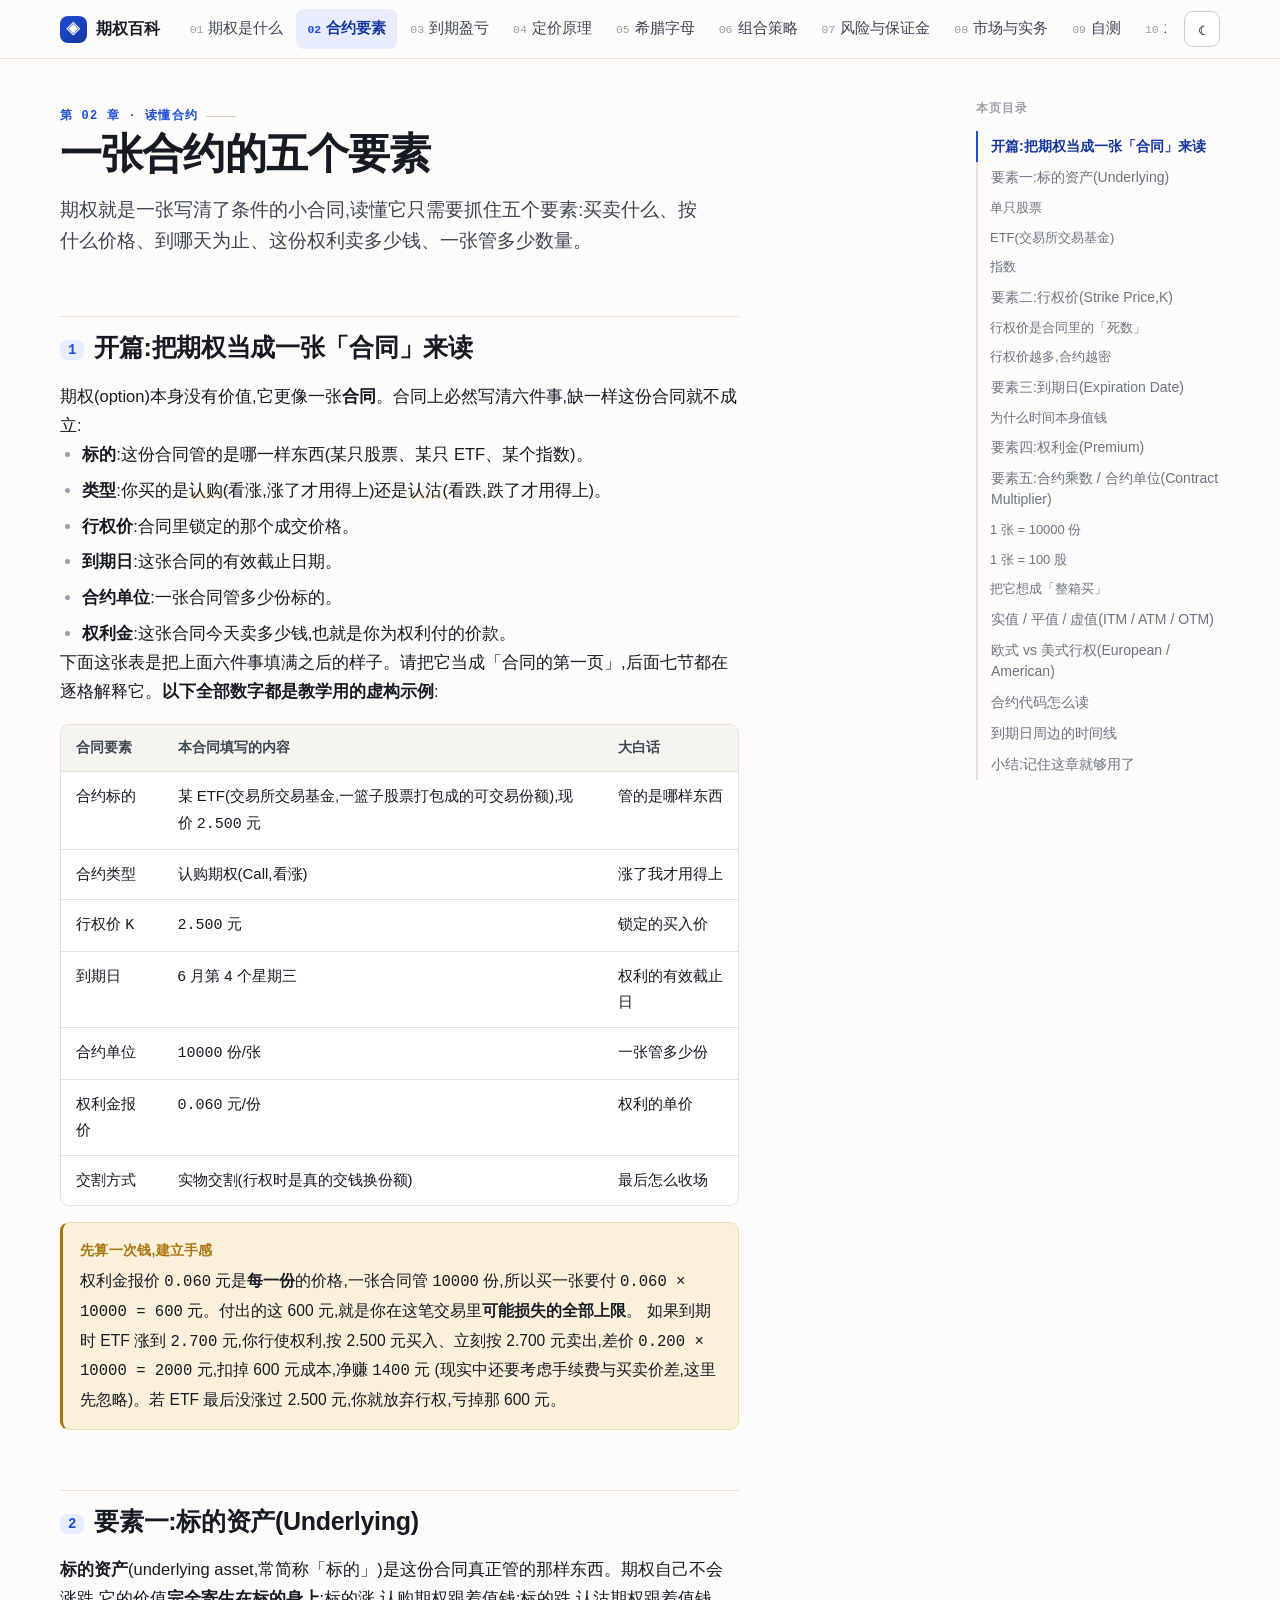
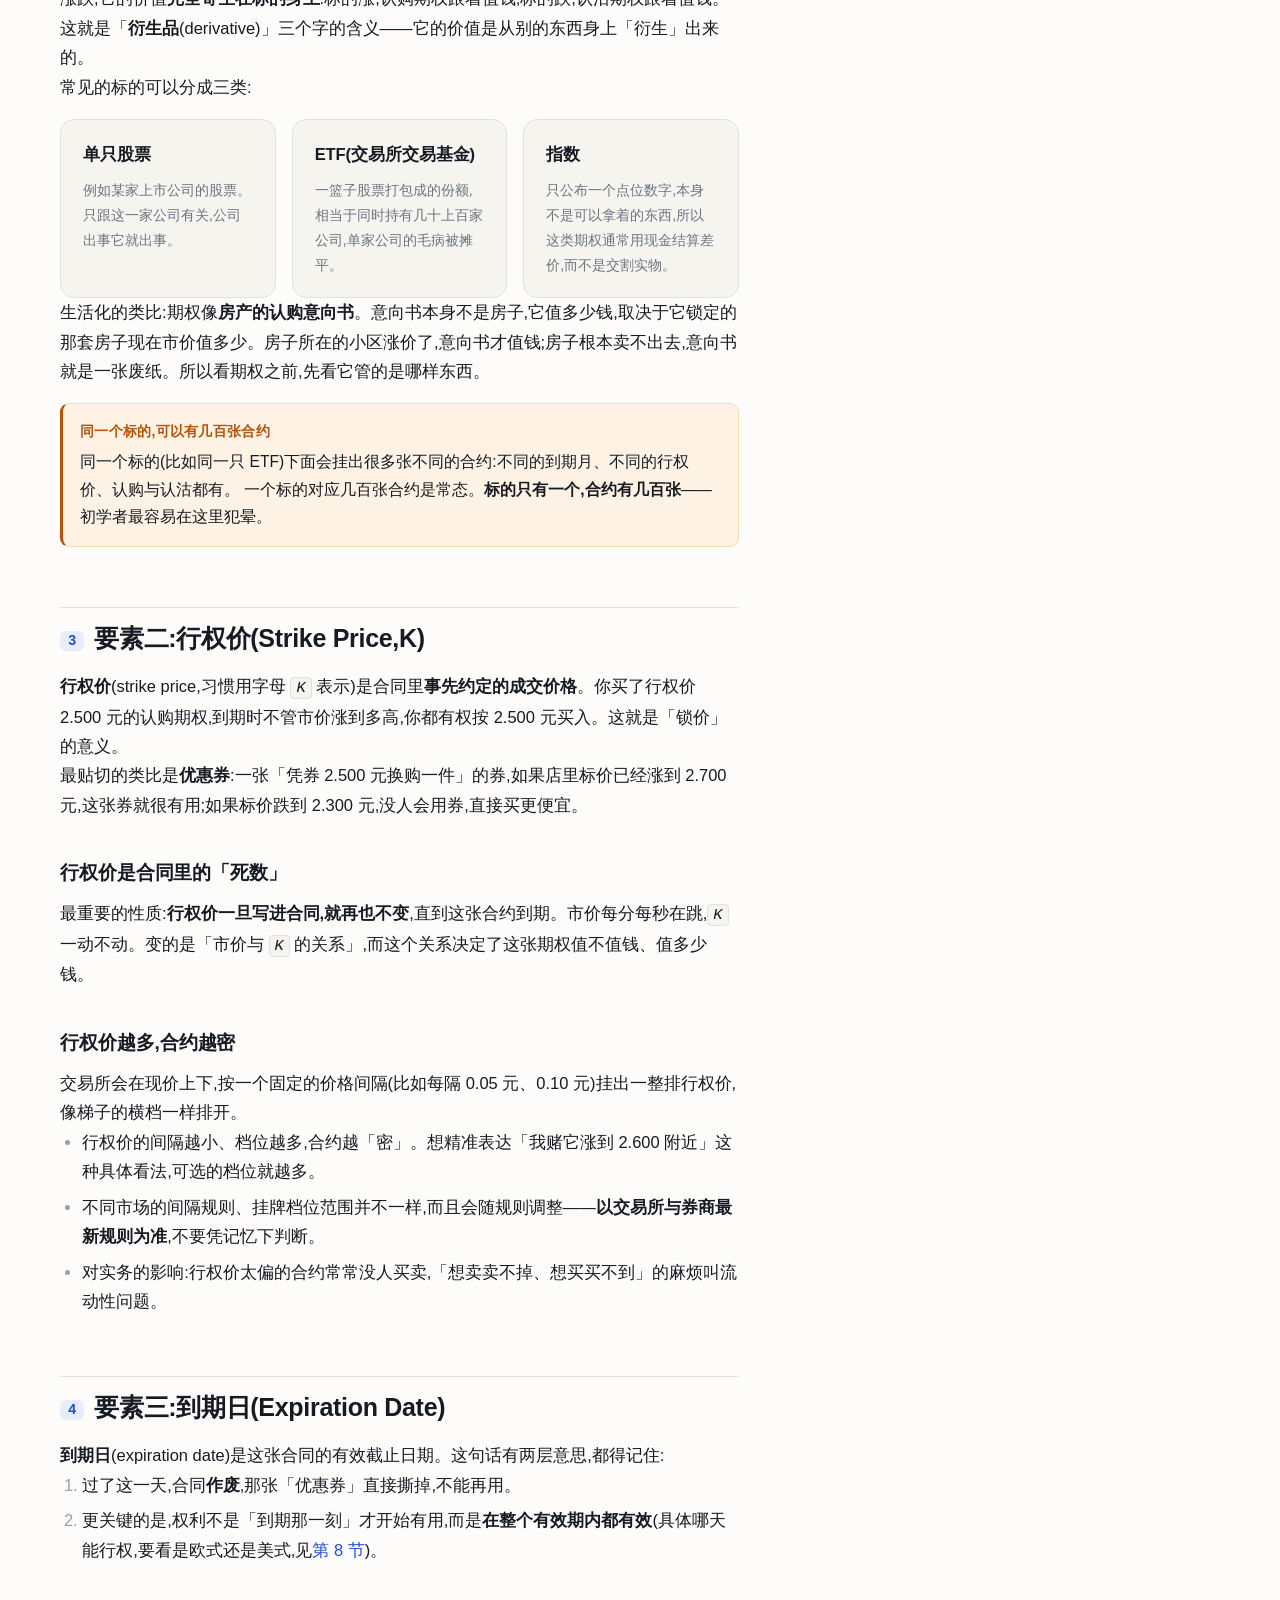
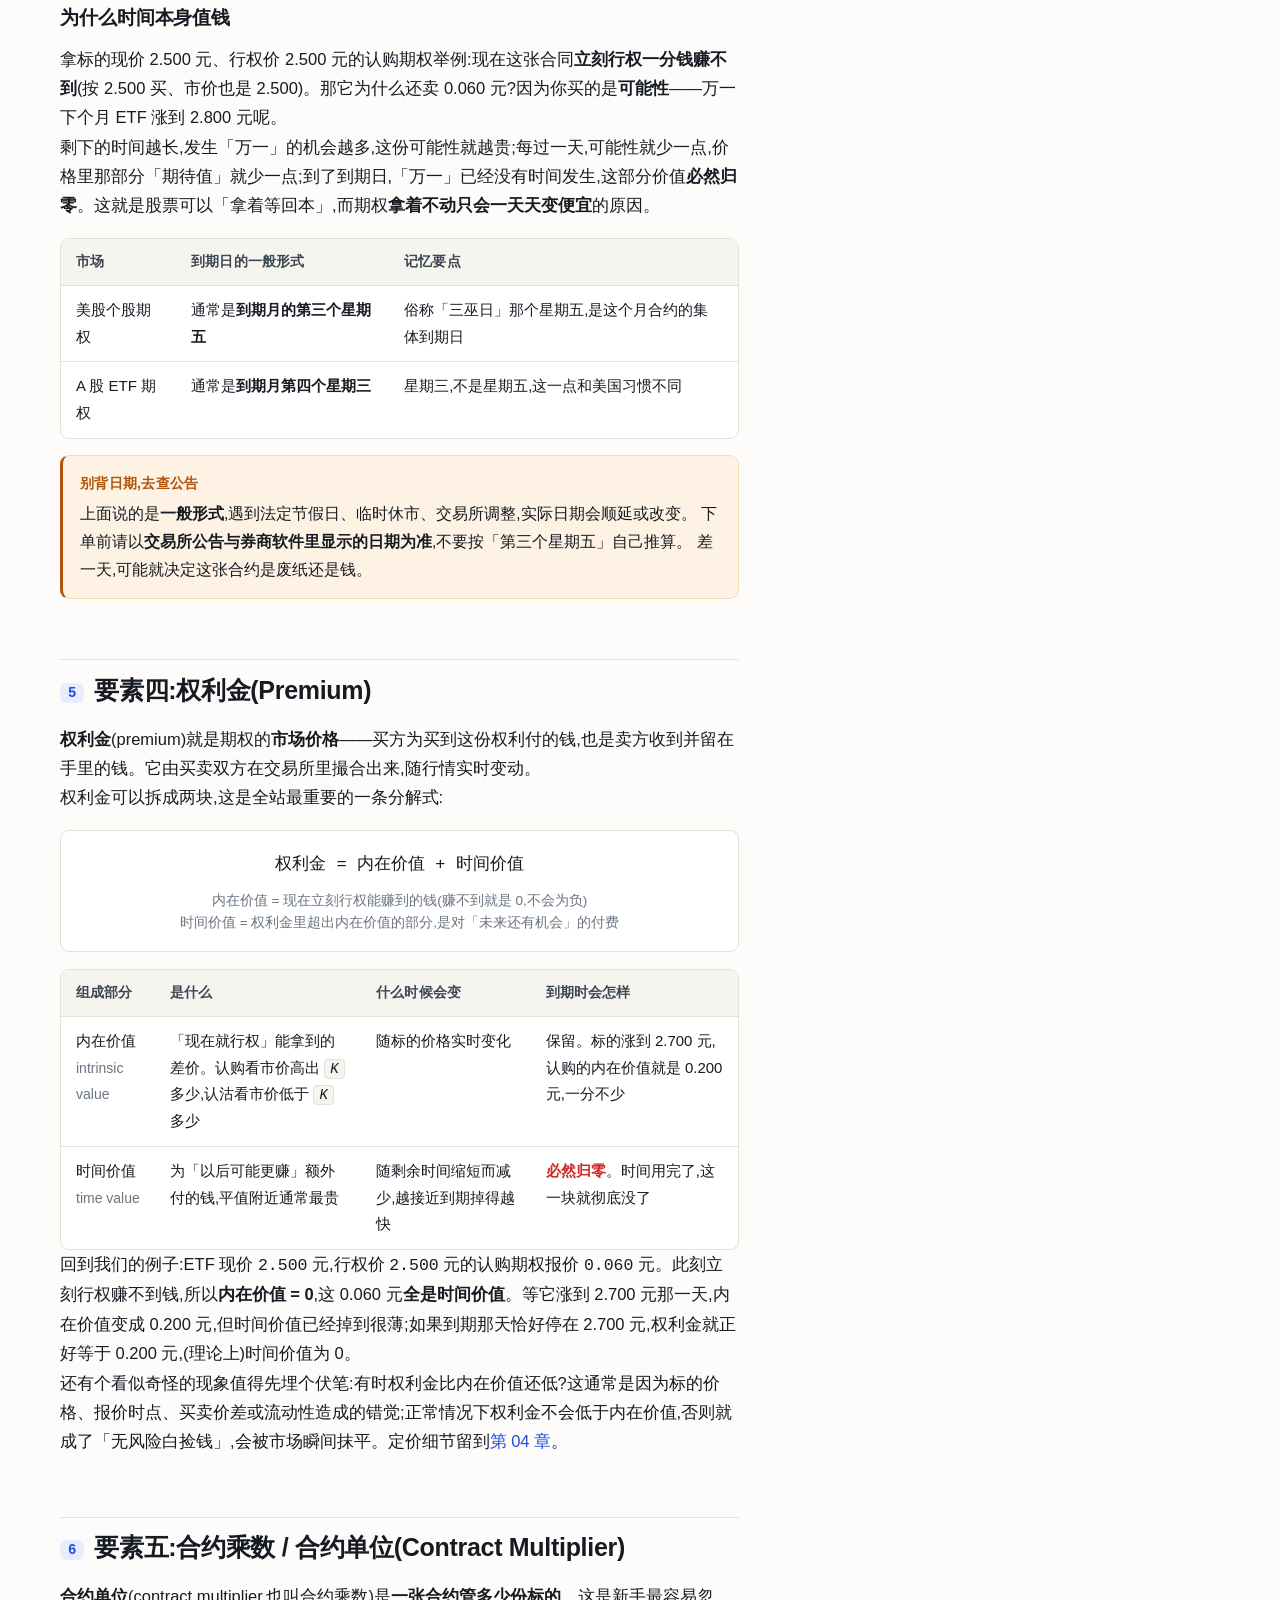
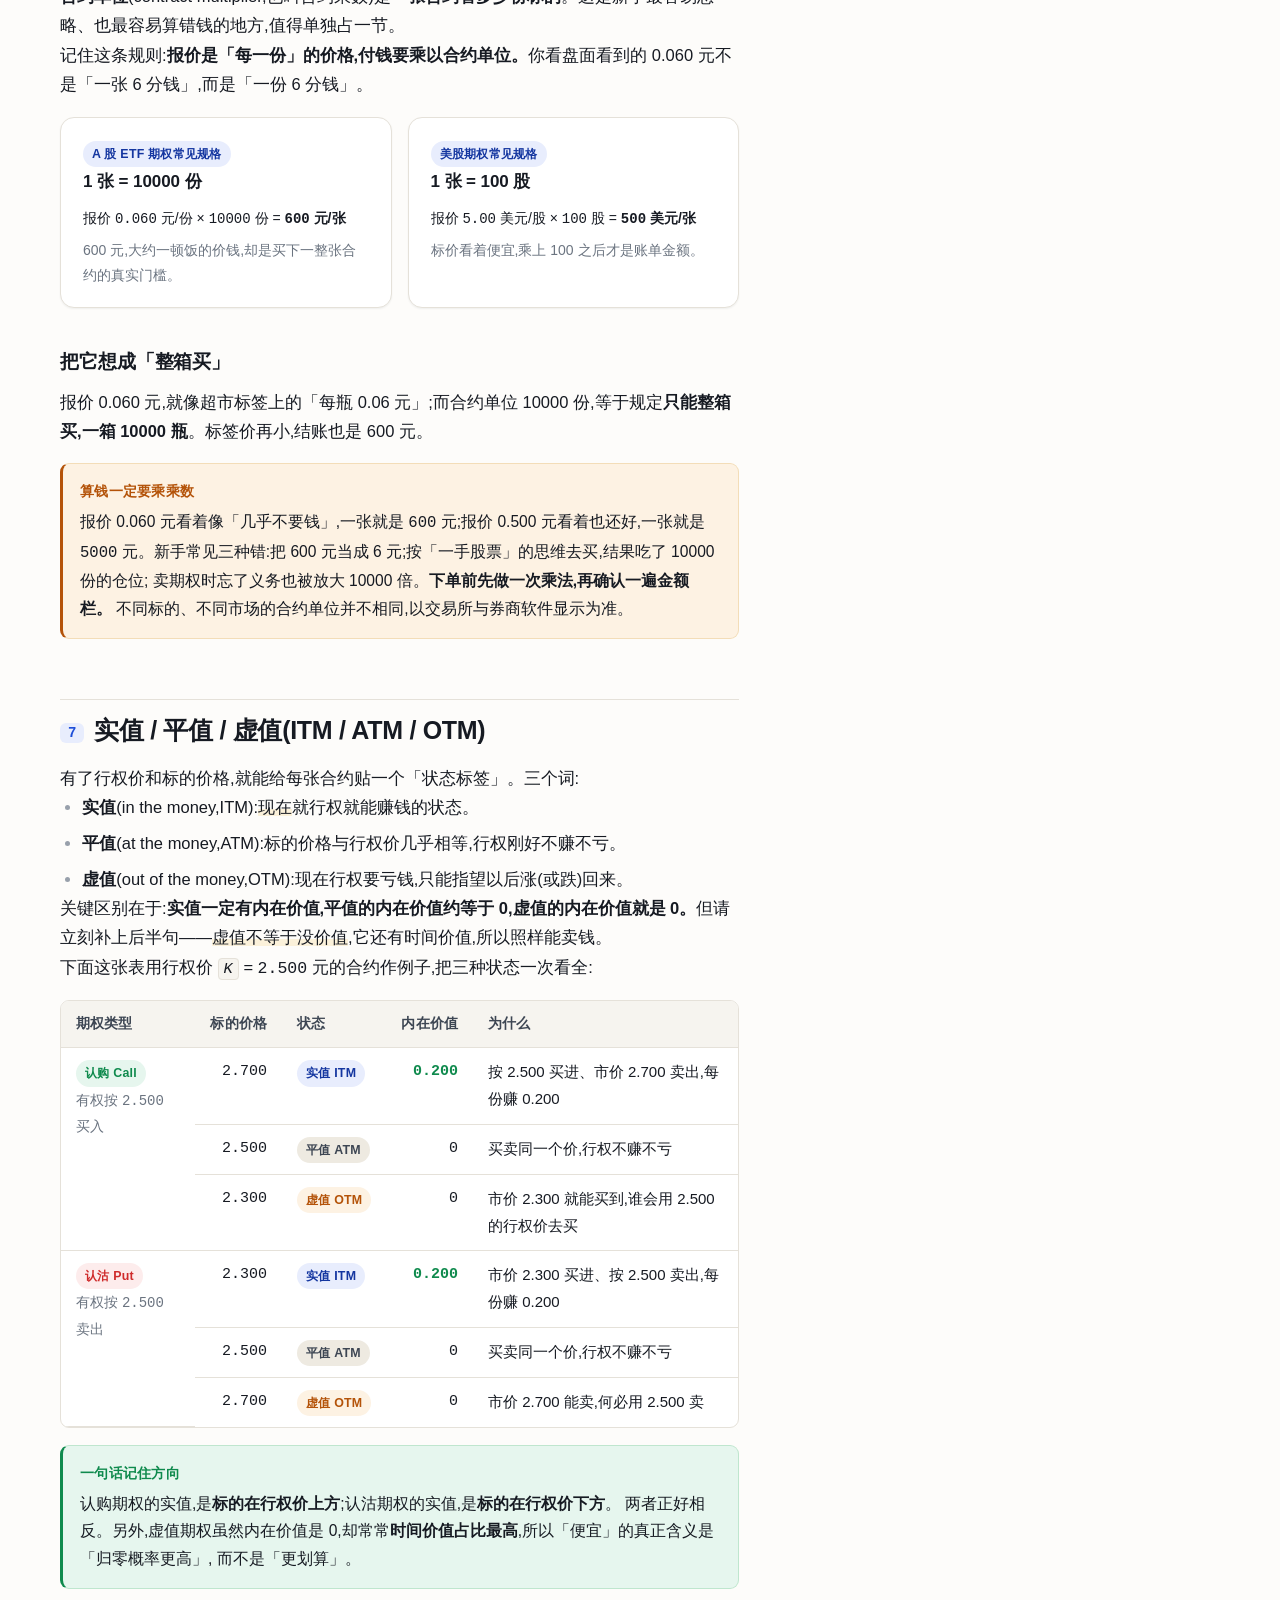
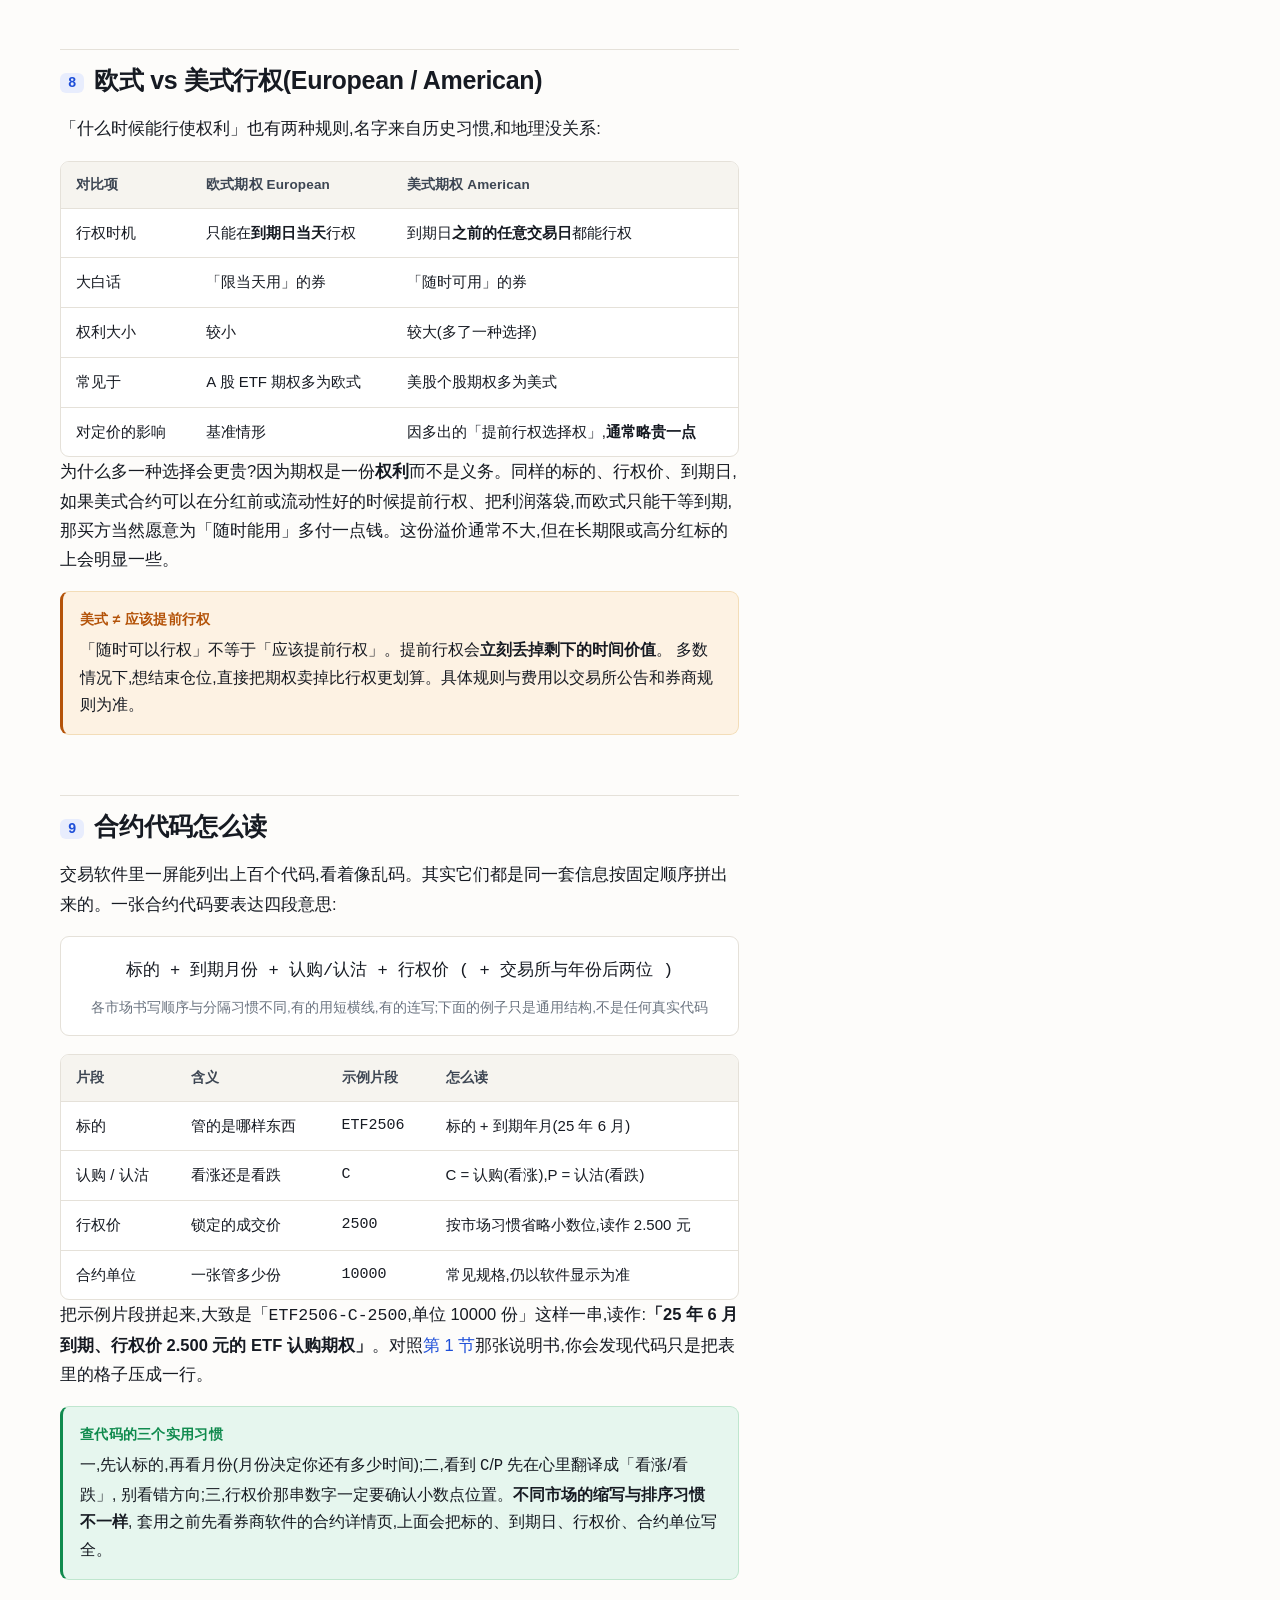
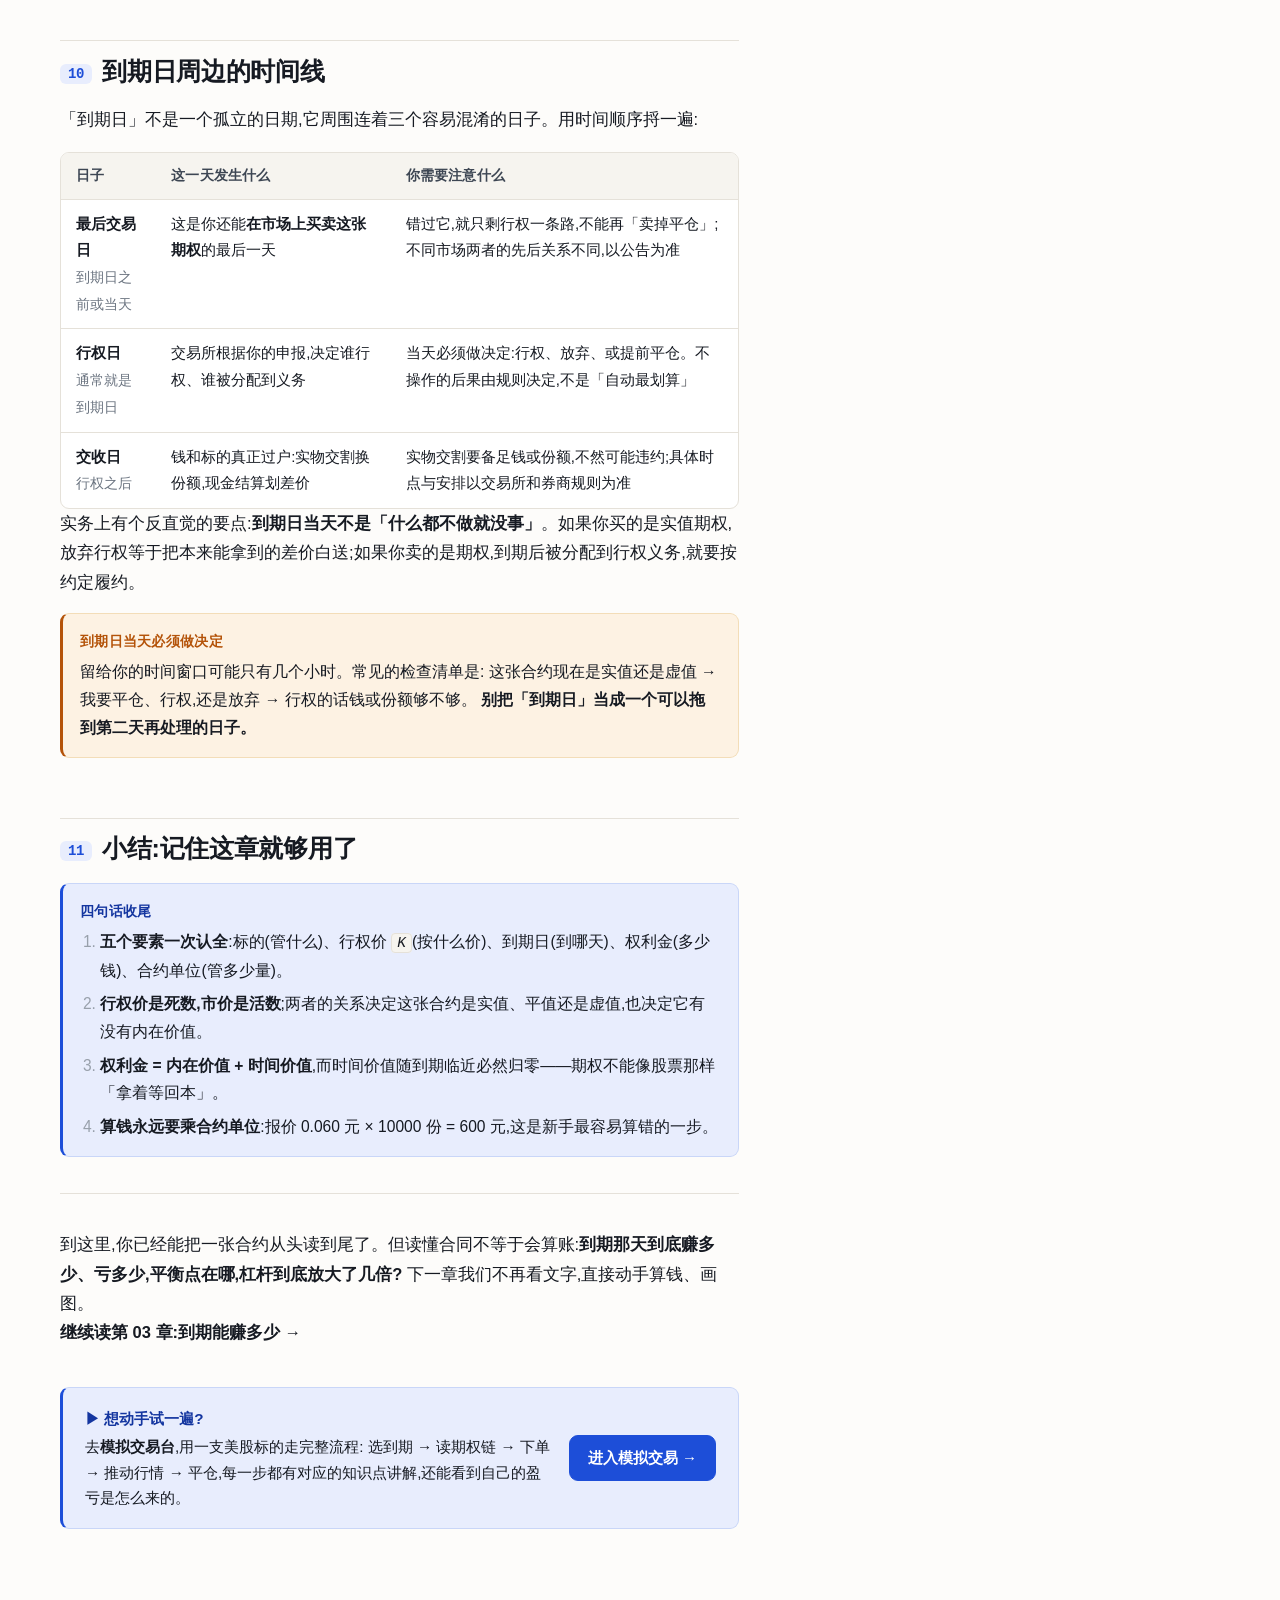
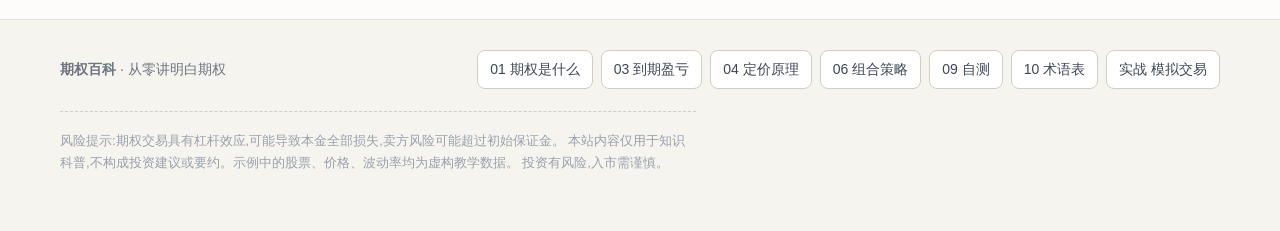
<file: contract.html>
<!DOCTYPE html>
<html lang="zh-CN">
<head>
<meta charset="UTF-8">
<meta name="viewport" content="width=device-width, initial-scale=1">
<title>一张合约的五个要素 — 期权百科</title>
<meta name="description" content="把期权当成一张合同来读:标的、行权价、到期日、权利金、合约乘数五个要素分别是什么意思,实值平值虚值怎么分,欧式与美式差在哪。">
<link rel="stylesheet" href="assets/style.css">
<script>/* 首次绘制前应用已保存的主题,避免闪烁 */
try{var t=localStorage.getItem("optionswiki-theme");if(t==="dark"||t==="light")document.documentElement.setAttribute("data-theme",t)}catch(e){}</script>
</head>
<body>
<a class="skip" href="#main">跳到正文</a>

<header class="topbar">
  <div class="topbar__inner">
    <a class="brand" href="index.html"><span class="brand__mark">◈</span>期权百科</a>
    <button class="navtoggle" aria-expanded="false" aria-controls="sitenav">目录</button>
    <nav class="sitenav" id="sitenav">
      <a href="basics.html"><span class="navnum">01</span>期权是什么</a>
      <a href="contract.html"><span class="navnum">02</span>合约要素</a>
      <a href="payoff.html"><span class="navnum">03</span>到期盈亏</a>
      <a href="pricing.html"><span class="navnum">04</span>定价原理</a>
      <a href="greeks.html"><span class="navnum">05</span>希腊字母</a>
      <a href="strategies.html"><span class="navnum">06</span>组合策略</a>
      <a href="risk.html"><span class="navnum">07</span>风险与保证金</a>
      <a href="market.html"><span class="navnum">08</span>市场与实务</a>
      <a href="quiz.html"><span class="navnum">09</span>自测</a>
      <a href="glossary.html"><span class="navnum">10</span>术语表</a>
      <a href="simulator.html" class="navcta"><span class="navnum">实战</span>模拟交易</a>
    </nav>
    <button class="theme-toggle" data-theme-toggle aria-label="切换深浅色主题" title="切换深浅色主题">◐</button>
  </div>
</header>

<main id="main" class="wrap">
  <div class="layout">
    <article class="prose">

      <div class="pagehead">
        <p class="eyebrow">第 02 章 · 读懂合约</p>
        <h1>一张合约的五个要素</h1>
        <p class="lede">期权就是一张写清了条件的小合同,读懂它只需要抓住五个要素:买卖什么、按什么价格、到哪天为止、这份权利卖多少钱、一张管多少数量。</p>
      </div>

      <h2 id="elements"><span class="hnum">1</span>开篇:把期权当成一张「合同」来读</h2>

      <p>期权(option)本身没有价值,它更像一张<strong>合同</strong>。合同上必然写清六件事,缺一样这份合同就不成立:</p>

      <ul>
        <li><strong>标的</strong>:这份合同管的是哪一样东西(某只股票、某只 ETF、某个指数)。</li>
        <li><strong>类型</strong>:你买的是<em>认购</em>(看涨,涨了才用得上)还是<em>认沽</em>(看跌,跌了才用得上)。</li>
        <li><strong>行权价</strong>:合同里锁定的那个成交价格。</li>
        <li><strong>到期日</strong>:这张合同的有效截止日期。</li>
        <li><strong>合约单位</strong>:一张合同管多少份标的。</li>
        <li><strong>权利金</strong>:这张合同今天卖多少钱,也就是你为权利付的价款。</li>
      </ul>

      <p>下面这张表是把上面六件事填满之后的样子。请把它当成「合同的第一页」,后面七节都在逐格解释它。<strong>以下全部数字都是教学用的虚构示例</strong>:</p>

      <div class="tablewrap">
        <table>
          <caption class="sr">一张虚构认购期权的合约说明书</caption>
          <thead>
            <tr><th>合同要素</th><th>本合同填写的内容</th><th>大白话</th></tr>
          </thead>
          <tbody>
            <tr>
              <td>合约标的</td>
              <td>某 ETF(交易所交易基金,一篮子股票打包成的可交易份额),现价 <span class="mono">2.500</span> 元</td>
              <td>管的是哪样东西</td>
            </tr>
            <tr>
              <td>合约类型</td>
              <td>认购期权(Call,看涨)</td>
              <td>涨了我才用得上</td>
            </tr>
            <tr>
              <td>行权价 <span class="mono">K</span></td>
              <td><span class="mono">2.500</span> 元</td>
              <td>锁定的买入价</td>
            </tr>
            <tr>
              <td>到期日</td>
              <td>6 月第 4 个星期三</td>
              <td>权利的有效截止日</td>
            </tr>
            <tr>
              <td>合约单位</td>
              <td><span class="mono">10000</span> 份/张</td>
              <td>一张管多少份</td>
            </tr>
            <tr>
              <td>权利金报价</td>
              <td><span class="mono">0.060</span> 元/份</td>
              <td>权利的单价</td>
            </tr>
            <tr>
              <td>交割方式</td>
              <td>实物交割(行权时是真的交钱换份额)</td>
              <td>最后怎么收场</td>
            </tr>
          </tbody>
        </table>
      </div>

      <div class="callout callout--case">
        <span class="callout__t">先算一次钱,建立手感</span>
        权利金报价 <span class="mono">0.060</span> 元是<strong>每一份</strong>的价格,一张合同管 <span class="mono">10000</span> 份,所以买一张要付
        <span class="mono">0.060 × 10000 = 600</span> 元。付出的这 600 元,就是你在这笔交易里<strong>可能损失的全部上限</strong>。
        如果到期时 ETF 涨到 <span class="mono">2.700</span> 元,你行使权利,按 2.500 元买入、立刻按 2.700 元卖出,差价
        <span class="mono">0.200 × 10000 = 2000</span> 元,扣掉 600 元成本,净赚 <span class="mono">1400</span> 元
        (现实中还要考虑手续费与买卖价差,这里先忽略)。若 ETF 最后没涨过 2.500 元,你就放弃行权,亏掉那 600 元。
      </div>

      <h2><span class="hnum">2</span>要素一:标的资产(Underlying)</h2>

      <p><strong>标的资产</strong>(underlying asset,常简称「标的」)是这份合同真正管的那样东西。期权自己不会涨跌,它的价值<strong>完全寄生在标的身上</strong>:标的涨,认购期权跟着值钱;标的跌,认沽期权跟着值钱。这就是「<strong>衍生品</strong>(derivative)」三个字的含义——它的价值是从别的东西身上「衍生」出来的。</p>

      <p>常见的标的可以分成三类:</p>

      <div class="grid grid--3">
        <div class="card card--flat">
          <h3 style="font-size:16.5px">单只股票</h3>
          <p class="small muted" style="margin:0">例如某家上市公司的股票。只跟这一家公司有关,公司出事它就出事。</p>
        </div>
        <div class="card card--flat">
          <h3 style="font-size:16.5px">ETF(交易所交易基金)</h3>
          <p class="small muted" style="margin:0">一篮子股票打包成的份额,相当于同时持有几十上百家公司,单家公司的毛病被摊平。</p>
        </div>
        <div class="card card--flat">
          <h3 style="font-size:16.5px">指数</h3>
          <p class="small muted" style="margin:0">只公布一个点位数字,本身不是可以拿着的东西,所以这类期权通常用现金结算差价,而不是交割实物。</p>
        </div>
      </div>

      <p>生活化的类比:期权像<strong>房产的认购意向书</strong>。意向书本身不是房子,它值多少钱,取决于它锁定的那套房子现在市价值多少。房子所在的小区涨价了,意向书才值钱;房子根本卖不出去,意向书就是一张废纸。所以看期权之前,先看它管的是哪样东西。</p>

      <div class="callout callout--warn">
        <span class="callout__t">同一个标的,可以有几百张合约</span>
        同一个标的(比如同一只 ETF)下面会挂出很多张不同的合约:不同的到期月、不同的行权价、认购与认沽都有。
        一个标的对应几百张合约是常态。<strong>标的只有一个,合约有几百张</strong>——初学者最容易在这里犯晕。
      </div>

      <h2><span class="hnum">3</span>要素二:行权价(Strike Price,K)</h2>

      <p><strong>行权价</strong>(strike price,习惯用字母 <span class="var">K</span> 表示)是合同里<strong>事先约定的成交价格</strong>。你买了行权价 2.500 元的认购期权,到期时不管市价涨到多高,你都有权按 2.500 元买入。这就是「锁价」的意义。</p>

      <p>最贴切的类比是<strong>优惠券</strong>:一张「凭券 2.500 元换购一件」的券,如果店里标价已经涨到 2.700 元,这张券就很有用;如果标价跌到 2.300 元,没人会用券,直接买更便宜。</p>

      <h3>行权价是合同里的「死数」</h3>

      <p>最重要的性质:<strong>行权价一旦写进合同,就再也不变</strong>,直到这张合约到期。市价每分每秒在跳,<span class="var">K</span> 一动不动。变的是「市价与 <span class="var">K</span> 的关系」,而这个关系决定了这张期权值不值钱、值多少钱。</p>

      <h3>行权价越多,合约越密</h3>

      <p>交易所会在现价上下,按一个固定的价格间隔(比如每隔 0.05 元、0.10 元)挂出一整排行权价,像梯子的横档一样排开。</p>

      <ul>
        <li>行权价的间隔越小、档位越多,合约越「密」。想精准表达「我赌它涨到 2.600 附近」这种具体看法,可选的档位就越多。</li>
        <li>不同市场的间隔规则、挂牌档位范围并不一样,而且会随规则调整——<strong>以交易所与券商最新规则为准</strong>,不要凭记忆下判断。</li>
        <li>对实务的影响:行权价太偏的合约常常没人买卖,「想卖卖不掉、想买买不到」的麻烦叫流动性问题。</li>
      </ul>

      <h2><span class="hnum">4</span>要素三:到期日(Expiration Date)</h2>

      <p><strong>到期日</strong>(expiration date)是这张合同的有效截止日期。这句话有两层意思,都得记住:</p>

      <ol>
        <li>过了这一天,合同<strong>作废</strong>,那张「优惠券」直接撕掉,不能再用。</li>
        <li>更关键的是,权利不是「到期那一刻」才开始有用,而是<strong>在整个有效期内都有效</strong>(具体哪天能行权,要看是欧式还是美式,见<a href="#european-american">第 8 节</a>)。</li>
      </ol>

      <h3>为什么时间本身值钱</h3>

      <p>拿标的现价 2.500 元、行权价 2.500 元的认购期权举例:现在这张合同<strong>立刻行权一分钱赚不到</strong>(按 2.500 买、市价也是 2.500)。那它为什么还卖 0.060 元?因为你买的是<strong>可能性</strong>——万一下个月 ETF 涨到 2.800 元呢。</p>

      <p>剩下的时间越长,发生「万一」的机会越多,这份可能性就越贵;每过一天,可能性就少一点,价格里那部分「期待值」就少一点;到了到期日,「万一」已经没有时间发生,这部分价值<strong>必然归零</strong>。这就是股票可以「拿着等回本」,而期权<strong>拿着不动只会一天天变便宜</strong>的原因。</p>

      <div class="tablewrap">
        <table>
          <thead>
            <tr><th>市场</th><th>到期日的一般形式</th><th>记忆要点</th></tr>
          </thead>
          <tbody>
            <tr>
              <td>美股个股期权</td>
              <td>通常是<strong>到期月的第三个星期五</strong></td>
              <td>俗称「三巫日」那个星期五,是这个月合约的集体到期日</td>
            </tr>
            <tr>
              <td>A 股 ETF 期权</td>
              <td>通常是<strong>到期月第四个星期三</strong></td>
              <td>星期三,不是星期五,这一点和美国习惯不同</td>
            </tr>
          </tbody>
        </table>
      </div>

      <div class="callout callout--warn">
        <span class="callout__t">别背日期,去查公告</span>
        上面说的是<strong>一般形式</strong>,遇到法定节假日、临时休市、交易所调整,实际日期会顺延或改变。
        下单前请以<strong>交易所公告与券商软件里显示的日期为准</strong>,不要按「第三个星期五」自己推算。
        差一天,可能就决定这张合约是废纸还是钱。
      </div>

      <h2><span class="hnum">5</span>要素四:权利金(Premium)</h2>

      <p><strong>权利金</strong>(premium)就是期权的<strong>市场价格</strong>——买方为买到这份权利付的钱,也是卖方收到并留在手里的钱。它由买卖双方在交易所里撮合出来,随行情实时变动。</p>

      <p>权利金可以拆成两块,这是全站最重要的一条分解式:</p>

      <div class="formula">
        <div class="formula__body">权利金 = 内在价值 + 时间价值</div>
        <div class="formula__note">内在价值 = 现在立刻行权能赚到的钱(赚不到就是 0,不会为负)<br>时间价值 = 权利金里超出内在价值的部分,是对「未来还有机会」的付费</div>
      </div>

      <div class="tablewrap">
        <table>
          <thead>
            <tr><th>组成部分</th><th>是什么</th><th>什么时候会变</th><th>到期时会怎样</th></tr>
          </thead>
          <tbody>
            <tr>
              <td>内在价值<br><span class="small muted">intrinsic value</span></td>
              <td>「现在就行权」能拿到的差价。认购看市价高出 <span class="var">K</span> 多少,认沽看市价低于 <span class="var">K</span> 多少</td>
              <td>随标的价格实时变化</td>
              <td>保留。标的涨到 2.700 元,认购的内在价值就是 0.200 元,一分不少</td>
            </tr>
            <tr>
              <td>时间价值<br><span class="small muted">time value</span></td>
              <td>为「以后可能更赚」额外付的钱,平值附近通常最贵</td>
              <td>随剩余时间缩短而减少,越接近到期掉得越快</td>
              <td><span class="neg">必然归零</span>。时间用完了,这一块就彻底没了</td>
            </tr>
          </tbody>
        </table>
      </div>

      <p>回到我们的例子:ETF 现价 <span class="mono">2.500</span> 元,行权价 <span class="mono">2.500</span> 元的认购期权报价 <span class="mono">0.060</span> 元。此刻立刻行权赚不到钱,所以<strong>内在价值 = 0</strong>,这 0.060 元<strong>全是时间价值</strong>。等它涨到 2.700 元那一天,内在价值变成 0.200 元,但时间价值已经掉到很薄;如果到期那天恰好停在 2.700 元,权利金就正好等于 0.200 元,(理论上)时间价值为 0。</p>

      <p>还有个看似奇怪的现象值得先埋个伏笔:有时权利金比内在价值还低?这通常是因为标的价格、报价时点、买卖价差或流动性造成的错觉;正常情况下权利金不会低于内在价值,否则就成了「无风险白捡钱」,会被市场瞬间抹平。定价细节留到<a href="pricing.html">第 04 章</a>。</p>

      <h2><span class="hnum">6</span>要素五:合约乘数 / 合约单位(Contract Multiplier)</h2>

      <p><strong>合约单位</strong>(contract multiplier,也叫合约乘数)是<strong>一张合约管多少份标的</strong>。这是新手最容易忽略、也最容易算错钱的地方,值得单独占一节。</p>

      <p>记住这条规则:<strong>报价是「每一份」的价格,付钱要乘以合约单位。</strong>你看盘面看到的 0.060 元不是「一张 6 分钱」,而是「一份 6 分钱」。</p>

      <div class="grid grid--2">
        <div class="card">
          <span class="tag tag--key">A 股 ETF 期权常见规格</span>
          <h3 style="font-size:17px">1 张 = 10000 份</h3>
          <p class="small" style="margin:0">
            报价 <span class="mono">0.060</span> 元/份 × <span class="mono">10000</span> 份
            = <strong><span class="mono">600</span> 元/张</strong>
          </p>
          <p class="small muted" style="margin:6px 0 0">600 元,大约一顿饭的价钱,却是买下一整张合约的真实门槛。</p>
        </div>
        <div class="card">
          <span class="tag tag--key">美股期权常见规格</span>
          <h3 style="font-size:17px">1 张 = 100 股</h3>
          <p class="small" style="margin:0">
            报价 <span class="mono">5.00</span> 美元/股 × <span class="mono">100</span> 股
            = <strong><span class="mono">500</span> 美元/张</strong>
          </p>
          <p class="small muted" style="margin:6px 0 0">标价看着便宜,乘上 100 之后才是账单金额。</p>
        </div>
      </div>

      <h3>把它想成「整箱买」</h3>

      <p>报价 0.060 元,就像超市标签上的「每瓶 0.06 元」;而合约单位 10000 份,等于规定<strong>只能整箱买,一箱 10000 瓶</strong>。标签价再小,结账也是 600 元。</p>

      <div class="callout callout--warn">
        <span class="callout__t">算钱一定要乘乘数</span>
        报价 0.060 元看着像「几乎不要钱」,一张就是 <span class="mono">600</span> 元;报价 0.500 元看着也还好,一张就是
        <span class="mono">5000</span> 元。新手常见三种错:把 600 元当成 6 元;按「一手股票」的思维去买,结果吃了 10000 份的仓位;
        卖期权时忘了义务也被放大 10000 倍。<strong>下单前先做一次乘法,再确认一遍金额栏。</strong>
        不同标的、不同市场的合约单位并不相同,以交易所与券商软件显示为准。
      </div>

      <h2><span class="hnum">7</span>实值 / 平值 / 虚值(ITM / ATM / OTM)</h2>

      <p>有了行权价和标的价格,就能给每张合约贴一个「状态标签」。三个词:</p>

      <ul>
        <li><strong>实值</strong>(in the money,ITM):<em>现在</em>就行权就能赚钱的状态。</li>
        <li><strong>平值</strong>(at the money,ATM):标的价格与行权价几乎相等,行权刚好不赚不亏。</li>
        <li><strong>虚值</strong>(out of the money,OTM):现在行权要亏钱,只能指望以后涨(或跌)回来。</li>
      </ul>

      <p>关键区别在于:<strong>实值一定有内在价值,平值的内在价值约等于 0,虚值的内在价值就是 0。</strong>但请立刻补上后半句——<em>虚值不等于没价值</em>,它还有时间价值,所以照样能卖钱。</p>

      <p>下面这张表用行权价 <span class="var">K</span> = <span class="mono">2.500</span> 元的合约作例子,把三种状态一次看全:</p>

      <div class="tablewrap">
        <table>
          <thead>
            <tr><th>期权类型</th><th>标的价格</th><th>状态</th><th>内在价值</th><th>为什么</th></tr>
          </thead>
          <tbody>
            <tr>
              <td rowspan="3"><span class="tag tag--long">认购 Call</span><br><span class="small muted">有权按 <span class="mono">2.500</span> 买入</span></td>
              <td class="num">2.700</td>
              <td><span class="tag tag--key">实值 ITM</span></td>
              <td class="num pos">0.200</td>
              <td>按 2.500 买进、市价 2.700 卖出,每份赚 0.200</td>
            </tr>
            <tr>
              <td class="num">2.500</td>
              <td><span class="tag">平值 ATM</span></td>
              <td class="num">0</td>
              <td>买卖同一个价,行权不赚不亏</td>
            </tr>
            <tr>
              <td class="num">2.300</td>
              <td><span class="tag tag--warn">虚值 OTM</span></td>
              <td class="num">0</td>
              <td>市价 2.300 就能买到,谁会用 2.500 的行权价去买</td>
            </tr>
            <tr>
              <td rowspan="3"><span class="tag tag--short">认沽 Put</span><br><span class="small muted">有权按 <span class="mono">2.500</span> 卖出</span></td>
              <td class="num">2.300</td>
              <td><span class="tag tag--key">实值 ITM</span></td>
              <td class="num pos">0.200</td>
              <td>市价 2.300 买进、按 2.500 卖出,每份赚 0.200</td>
            </tr>
            <tr>
              <td class="num">2.500</td>
              <td><span class="tag">平值 ATM</span></td>
              <td class="num">0</td>
              <td>买卖同一个价,行权不赚不亏</td>
            </tr>
            <tr>
              <td class="num">2.700</td>
              <td><span class="tag tag--warn">虚值 OTM</span></td>
              <td class="num">0</td>
              <td>市价 2.700 能卖,何必用 2.500 卖</td>
            </tr>
          </tbody>
        </table>
      </div>

      <div class="callout callout--tip">
        <span class="callout__t">一句话记住方向</span>
        认购期权的实值,是<strong>标的在行权价上方</strong>;认沽期权的实值,是<strong>标的在行权价下方</strong>。
        两者正好相反。另外,虚值期权虽然内在价值是 0,却常常<strong>时间价值占比最高</strong>,所以「便宜」的真正含义是「归零概率更高」,
        而不是「更划算」。
      </div>

      <h2 id="european-american"><span class="hnum">8</span>欧式 vs 美式行权(European / American)</h2>

      <p>「什么时候能行使权利」也有两种规则,名字来自历史习惯,和地理没关系:</p>

      <div class="tablewrap">
        <table>
          <thead>
            <tr><th>对比项</th><th>欧式期权 European</th><th>美式期权 American</th></tr>
          </thead>
          <tbody>
            <tr>
              <td>行权时机</td>
              <td>只能在<strong>到期日当天</strong>行权</td>
              <td>到期日<strong>之前的任意交易日</strong>都能行权</td>
            </tr>
            <tr>
              <td>大白话</td>
              <td>「限当天用」的券</td>
              <td>「随时可用」的券</td>
            </tr>
            <tr>
              <td>权利大小</td>
              <td>较小</td>
              <td>较大(多了一种选择)</td>
            </tr>
            <tr>
              <td>常见于</td>
              <td>A 股 ETF 期权多为欧式</td>
              <td>美股个股期权多为美式</td>
            </tr>
            <tr>
              <td>对定价的影响</td>
              <td>基准情形</td>
              <td>因多出的「提前行权选择权」,<strong>通常略贵一点</strong></td>
            </tr>
          </tbody>
        </table>
      </div>

      <p>为什么多一种选择会更贵?因为期权是一份<strong>权利</strong>而不是义务。同样的标的、行权价、到期日,如果美式合约可以在分红前或流动性好的时候提前行权、把利润落袋,而欧式只能干等到期,那买方当然愿意为「随时能用」多付一点钱。这份溢价通常不大,但在长期限或高分红标的上会明显一些。</p>

      <div class="callout callout--warn">
        <span class="callout__t">美式 ≠ 应该提前行权</span>
        「随时可以行权」不等于「应该提前行权」。提前行权会<strong>立刻丢掉剩下的时间价值</strong>。
        多数情况下,想结束仓位,直接把期权卖掉比行权更划算。具体规则与费用以交易所公告和券商规则为准。
      </div>

      <h2><span class="hnum">9</span>合约代码怎么读</h2>

      <p>交易软件里一屏能列出上百个代码,看着像乱码。其实它们都是同一套信息按固定顺序拼出来的。一张合约代码要表达四段意思:</p>

      <div class="formula">
        <div class="formula__body">标的 + 到期月份 + 认购/认沽 + 行权价 ( + 交易所与年份后两位 )</div>
        <div class="formula__note">各市场书写顺序与分隔习惯不同,有的用短横线,有的连写;下面的例子只是通用结构,不是任何真实代码</div>
      </div>

      <div class="tablewrap">
        <table>
          <thead>
            <tr><th>片段</th><th>含义</th><th>示例片段</th><th>怎么读</th></tr>
          </thead>
          <tbody>
            <tr><td>标的</td><td>管的是哪样东西</td><td class="mono">ETF2506</td><td>标的 + 到期年月(25 年 6 月)</td></tr>
            <tr><td>认购 / 认沽</td><td>看涨还是看跌</td><td class="mono">C</td><td>C = 认购(看涨),P = 认沽(看跌)</td></tr>
            <tr><td>行权价</td><td>锁定的成交价</td><td class="mono">2500</td><td>按市场习惯省略小数位,读作 2.500 元</td></tr>
            <tr><td>合约单位</td><td>一张管多少份</td><td class="mono">10000</td><td>常见规格,仍以软件显示为准</td></tr>
          </tbody>
        </table>
      </div>

      <p>把示例片段拼起来,大致是「<span class="mono">ETF2506-C-2500</span>,单位 10000 份」这样一串,读作:<strong>「25 年 6 月到期、行权价 2.500 元的 ETF 认购期权」</strong>。对照<a href="#elements">第 1 节</a>那张说明书,你会发现代码只是把表里的格子压成一行。</p>

      <div class="callout callout--tip">
        <span class="callout__t">查代码的三个实用习惯</span>
        一,先认标的,再看月份(月份决定你还有多少时间);二,看到 <span class="mono">C</span>/<span class="mono">P</span> 先在心里翻译成「看涨/看跌」,
        别看错方向;三,行权价那串数字一定要确认小数点位置。<strong>不同市场的缩写与排序习惯不一样</strong>,
        套用之前先看券商软件的合约详情页,上面会把标的、到期日、行权价、合约单位写全。
      </div>

      <h2><span class="hnum">10</span>到期日周边的时间线</h2>

      <p>「到期日」不是一个孤立的日期,它周围连着三个容易混淆的日子。用时间顺序捋一遍:</p>

      <div class="tablewrap">
        <table>
          <thead>
            <tr><th>日子</th><th>这一天发生什么</th><th>你需要注意什么</th></tr>
          </thead>
          <tbody>
            <tr>
              <td><strong>最后交易日</strong><br><span class="small muted">到期日之前或当天</span></td>
              <td>这是你还能<strong>在市场上买卖这张期权</strong>的最后一天</td>
              <td>错过它,就只剩行权一条路,不能再「卖掉平仓」;不同市场两者的先后关系不同,以公告为准</td>
            </tr>
            <tr>
              <td><strong>行权日</strong><br><span class="small muted">通常就是到期日</span></td>
              <td>交易所根据你的申报,决定谁行权、谁被分配到义务</td>
              <td>当天必须做决定:行权、放弃、或提前平仓。不操作的后果由规则决定,不是「自动最划算」</td>
            </tr>
            <tr>
              <td><strong>交收日</strong><br><span class="small muted">行权之后</span></td>
              <td>钱和标的真正过户:实物交割换份额,现金结算划差价</td>
              <td>实物交割要备足钱或份额,不然可能违约;具体时点与安排以交易所和券商规则为准</td>
            </tr>
          </tbody>
        </table>
      </div>

      <p>实务上有个反直觉的要点:<strong>到期日当天不是「什么都不做就没事」</strong>。如果你买的是实值期权,放弃行权等于把本来能拿到的差价白送;如果你卖的是期权,到期后被分配到行权义务,就要按约定履约。</p>

      <div class="callout callout--warn">
        <span class="callout__t">到期日当天必须做决定</span>
        留给你的时间窗口可能只有几个小时。常见的检查清单是:
        这张合约现在是实值还是虚值 → 我要平仓、行权,还是放弃 → 行权的话钱或份额够不够。
        <strong>别把「到期日」当成一个可以拖到第二天再处理的日子。</strong>
      </div>

      <h2><span class="hnum">11</span>小结:记住这章就够用了</h2>

      <div class="callout callout--key">
        <span class="callout__t">四句话收尾</span>
        <ol style="margin:0;padding-left:1.3em">
          <li><strong>五个要素一次认全</strong>:标的(管什么)、行权价 <span class="var">K</span>(按什么价)、到期日(到哪天)、权利金(多少钱)、合约单位(管多少量)。</li>
          <li><strong>行权价是死数,市价是活数</strong>;两者的关系决定这张合约是实值、平值还是虚值,也决定它有没有内在价值。</li>
          <li><strong>权利金 = 内在价值 + 时间价值</strong>,而时间价值随到期临近必然归零——期权不能像股票那样「拿着等回本」。</li>
          <li><strong>算钱永远要乘合约单位</strong>:报价 0.060 元 × 10000 份 = 600 元,这是新手最容易算错的一步。</li>
        </ol>
      </div>

      <hr class="rule">

      <p>到这里,你已经能把一张合约从头读到尾了。但读懂合同不等于会算账:<strong>到期那天到底赚多少、亏多少,平衡点在哪,杠杆到底放大了几倍?</strong>
      下一章我们不再看文字,直接动手算钱、画图。</p>

      <p class="mt2">
        <a href="payoff.html"><strong>继续读第 03 章:到期能赚多少 →</strong></a>
      </p>

      <div class="chaptercta">
        <div class="chaptercta__txt">
          <span class="chaptercta__t">▶ 想动手试一遍?</span>
          去<strong>模拟交易台</strong>,用一支美股标的走完整流程:
          选到期 → 读期权链 → 下单 → 推动行情 → 平仓,每一步都有对应的知识点讲解,还能看到自己的盈亏是怎么来的。
        </div>
        <a class="btn" href="simulator.html">进入模拟交易 →</a>
      </div>

    </article>
    <aside class="toc" data-toc><p class="toc__title">本页目录</p></aside>
  </div>
</main>

<footer class="sitefoot">
  <div class="wrap">
    <div class="sitefoot__row">
      <div><strong>期权百科</strong> · 从零讲明白期权</div>
      <nav class="footnav">
        <a href="basics.html">01 期权是什么</a>
        <a href="payoff.html">03 到期盈亏</a>
        <a href="pricing.html">04 定价原理</a>
        <a href="strategies.html">06 组合策略</a>
        <a href="quiz.html">09 自测</a>
        <a href="glossary.html">10 术语表</a>
        <a href="simulator.html">实战 模拟交易</a>
      </nav>
    </div>
    <p class="disclaimer">
      风险提示:期权交易具有杠杆效应,可能导致本金全部损失,卖方风险可能超过初始保证金。
      本站内容仅用于知识科普,不构成投资建议或要约。示例中的股票、价格、波动率均为虚构教学数据。
      投资有风险,入市需谨慎。
    </p>
  </div>
</footer>

<script src="assets/bs.js"></script>
<script src="assets/charts.js"></script>
<script src="assets/site.js"></script>
</body>
</html>
</file>
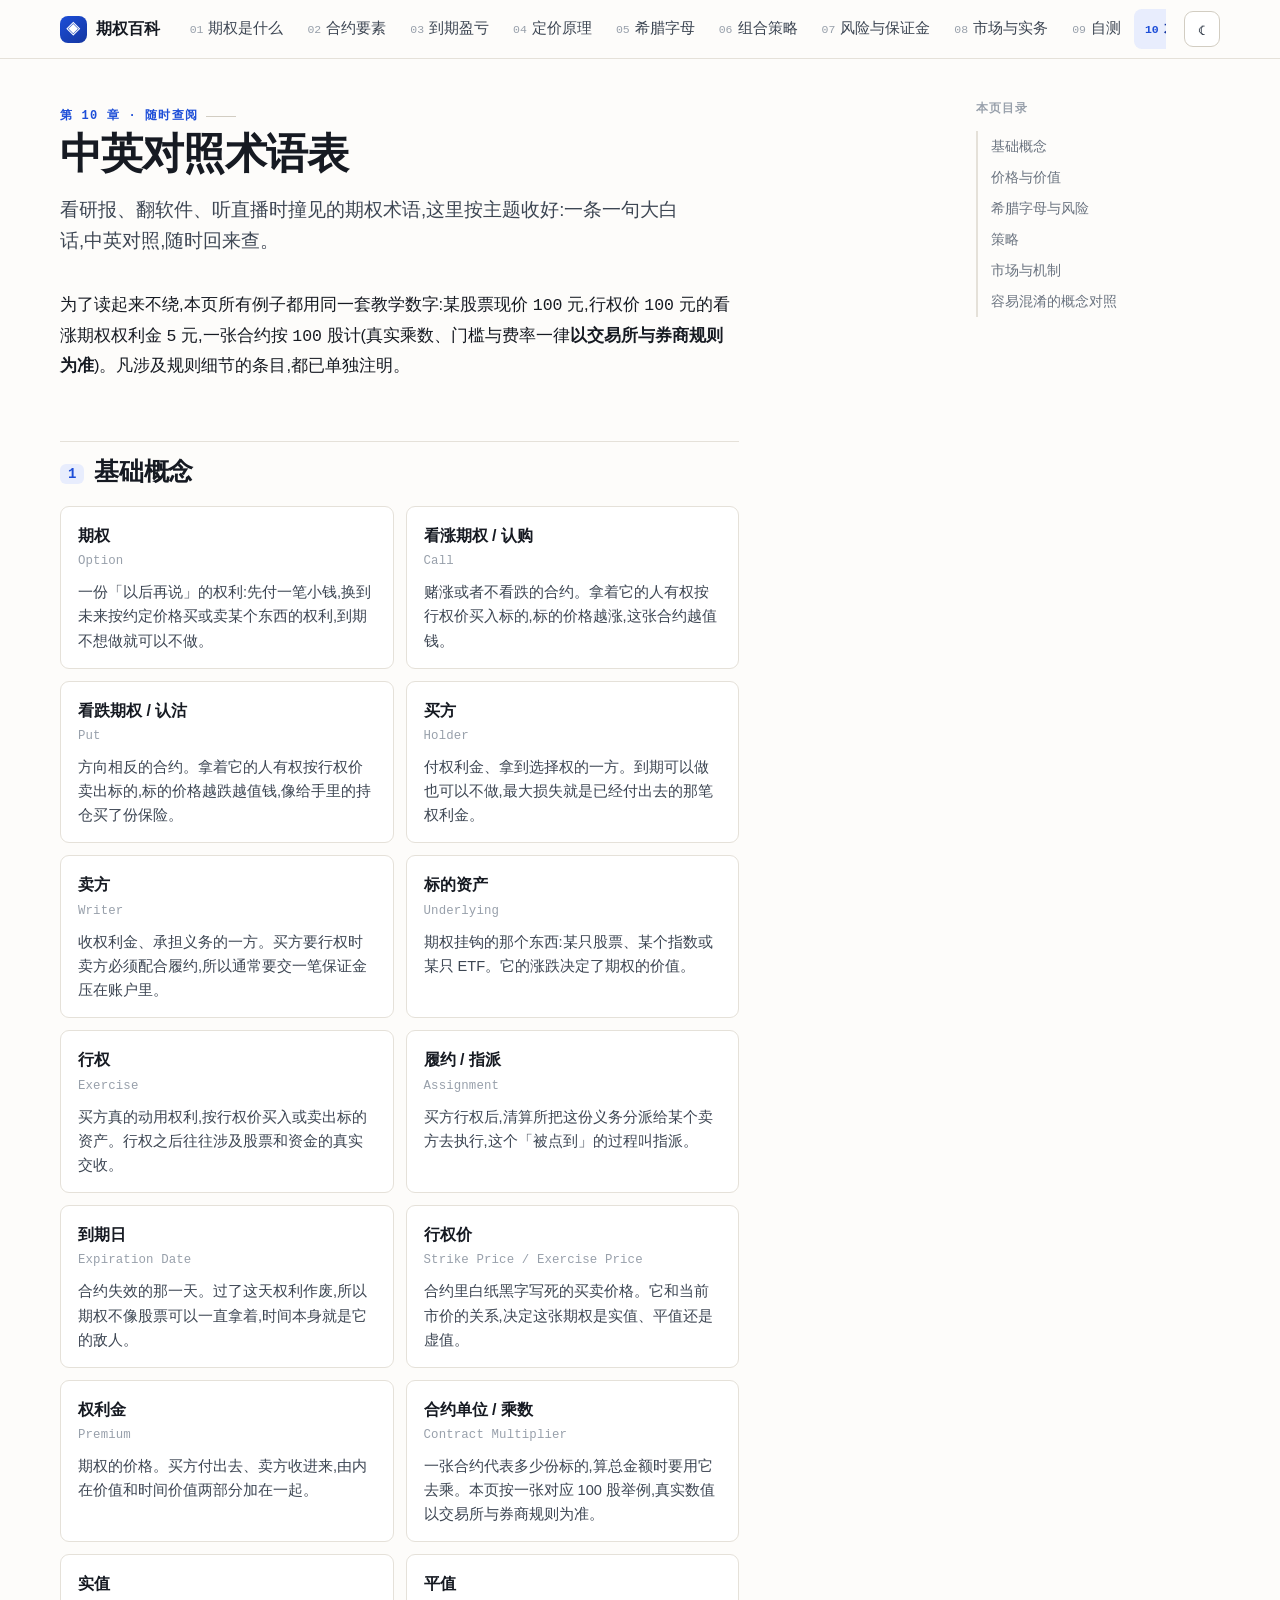
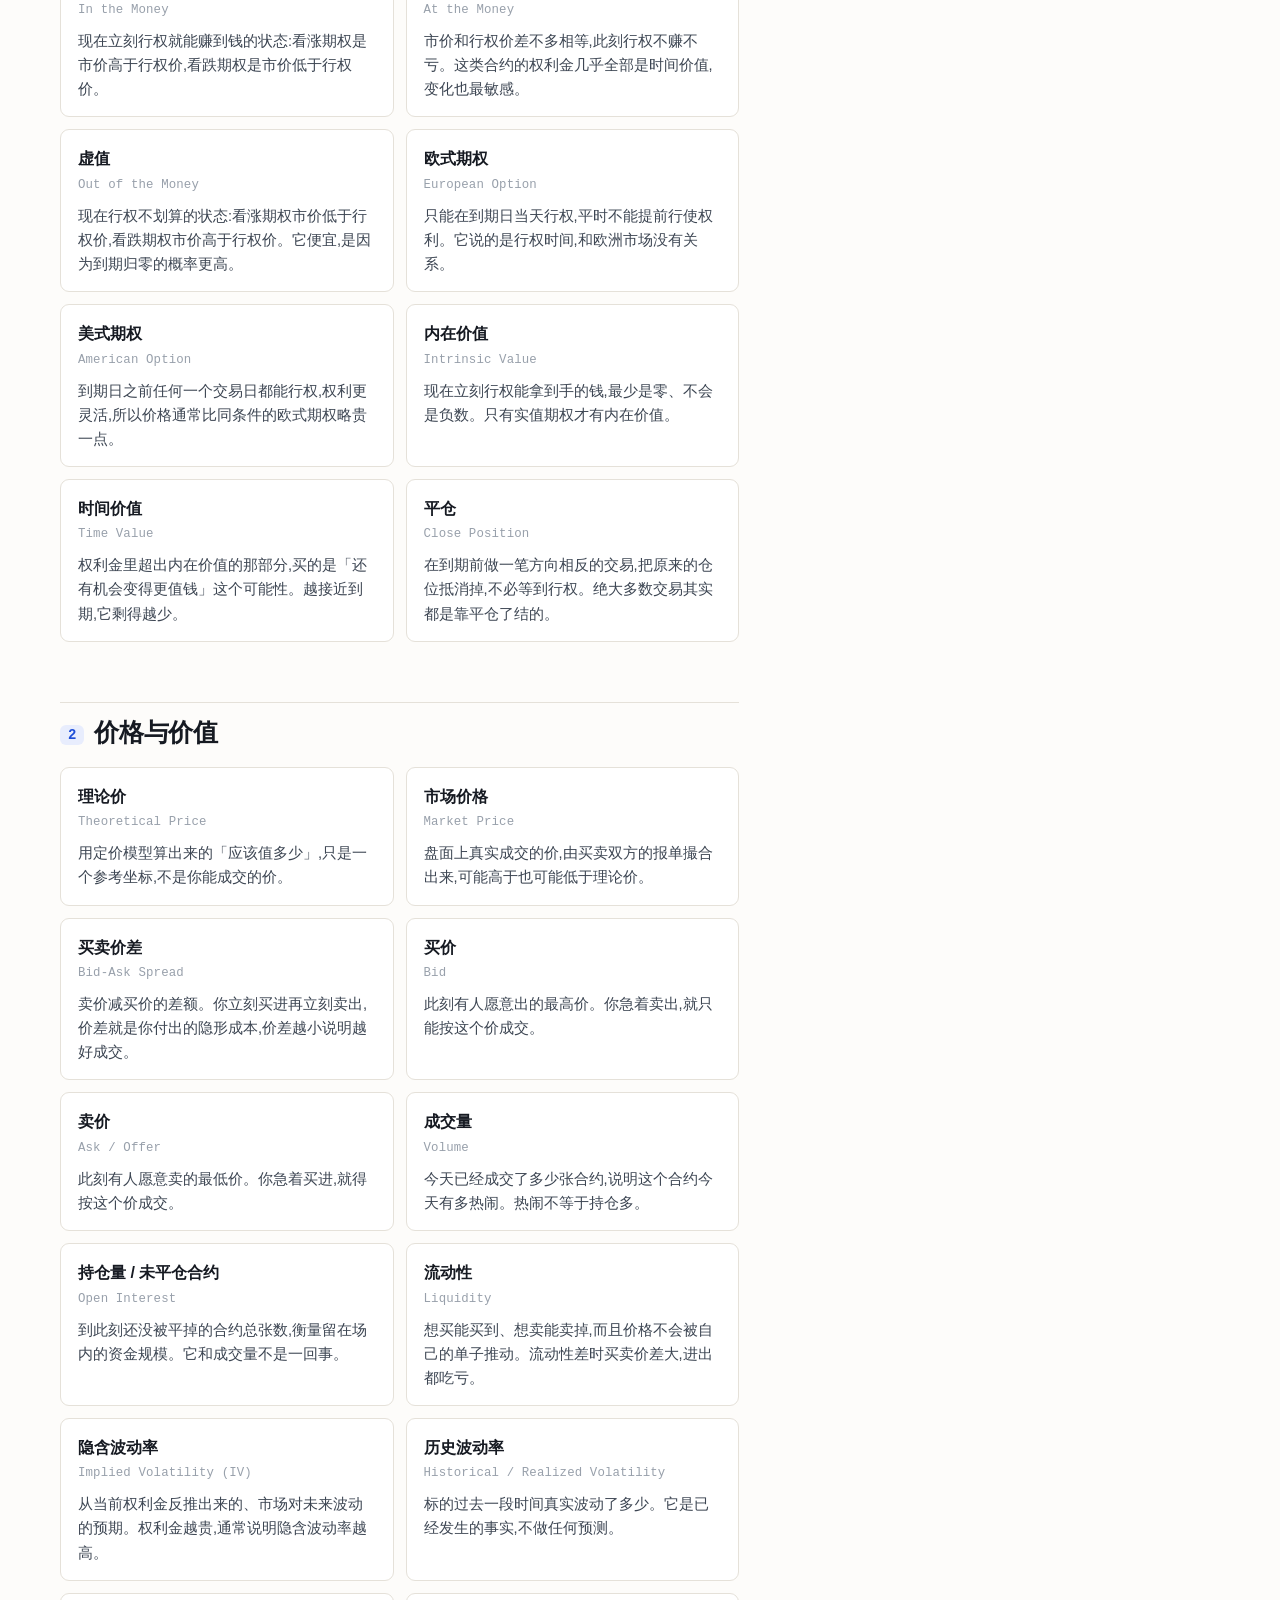
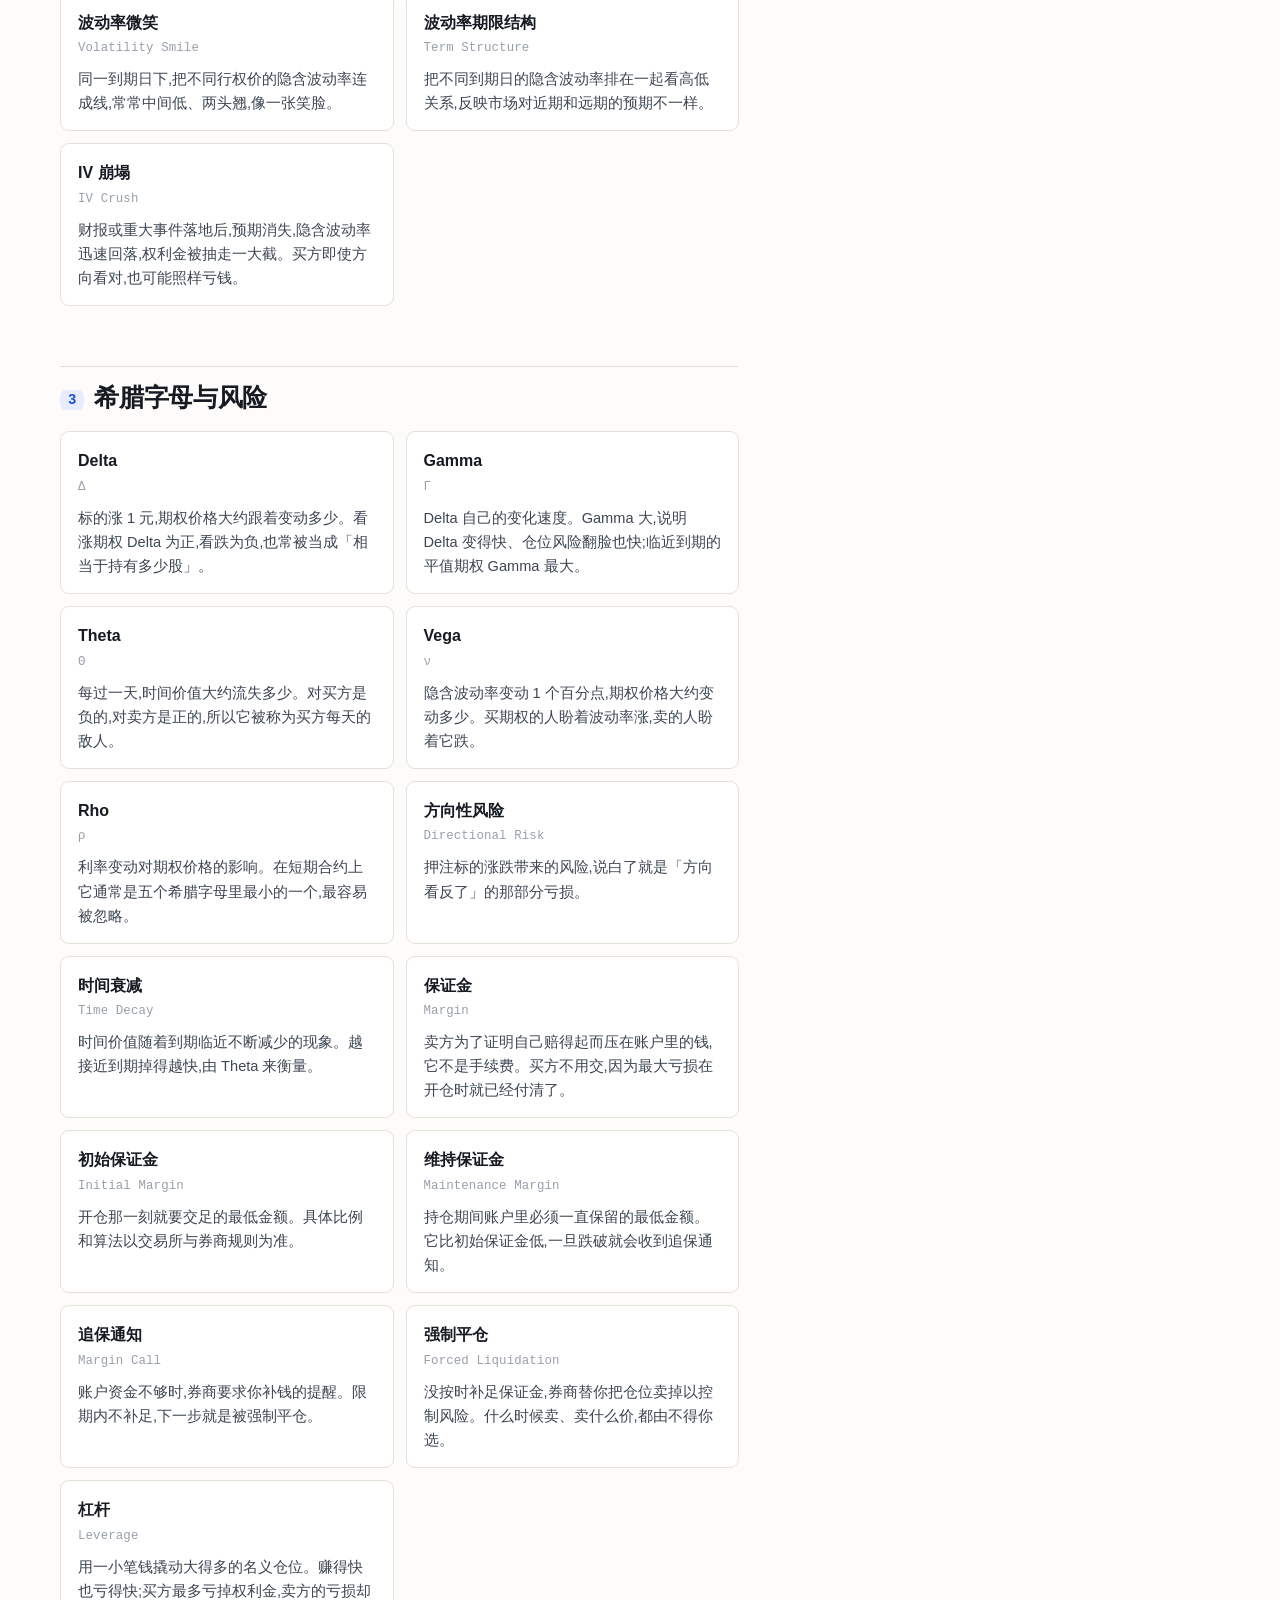
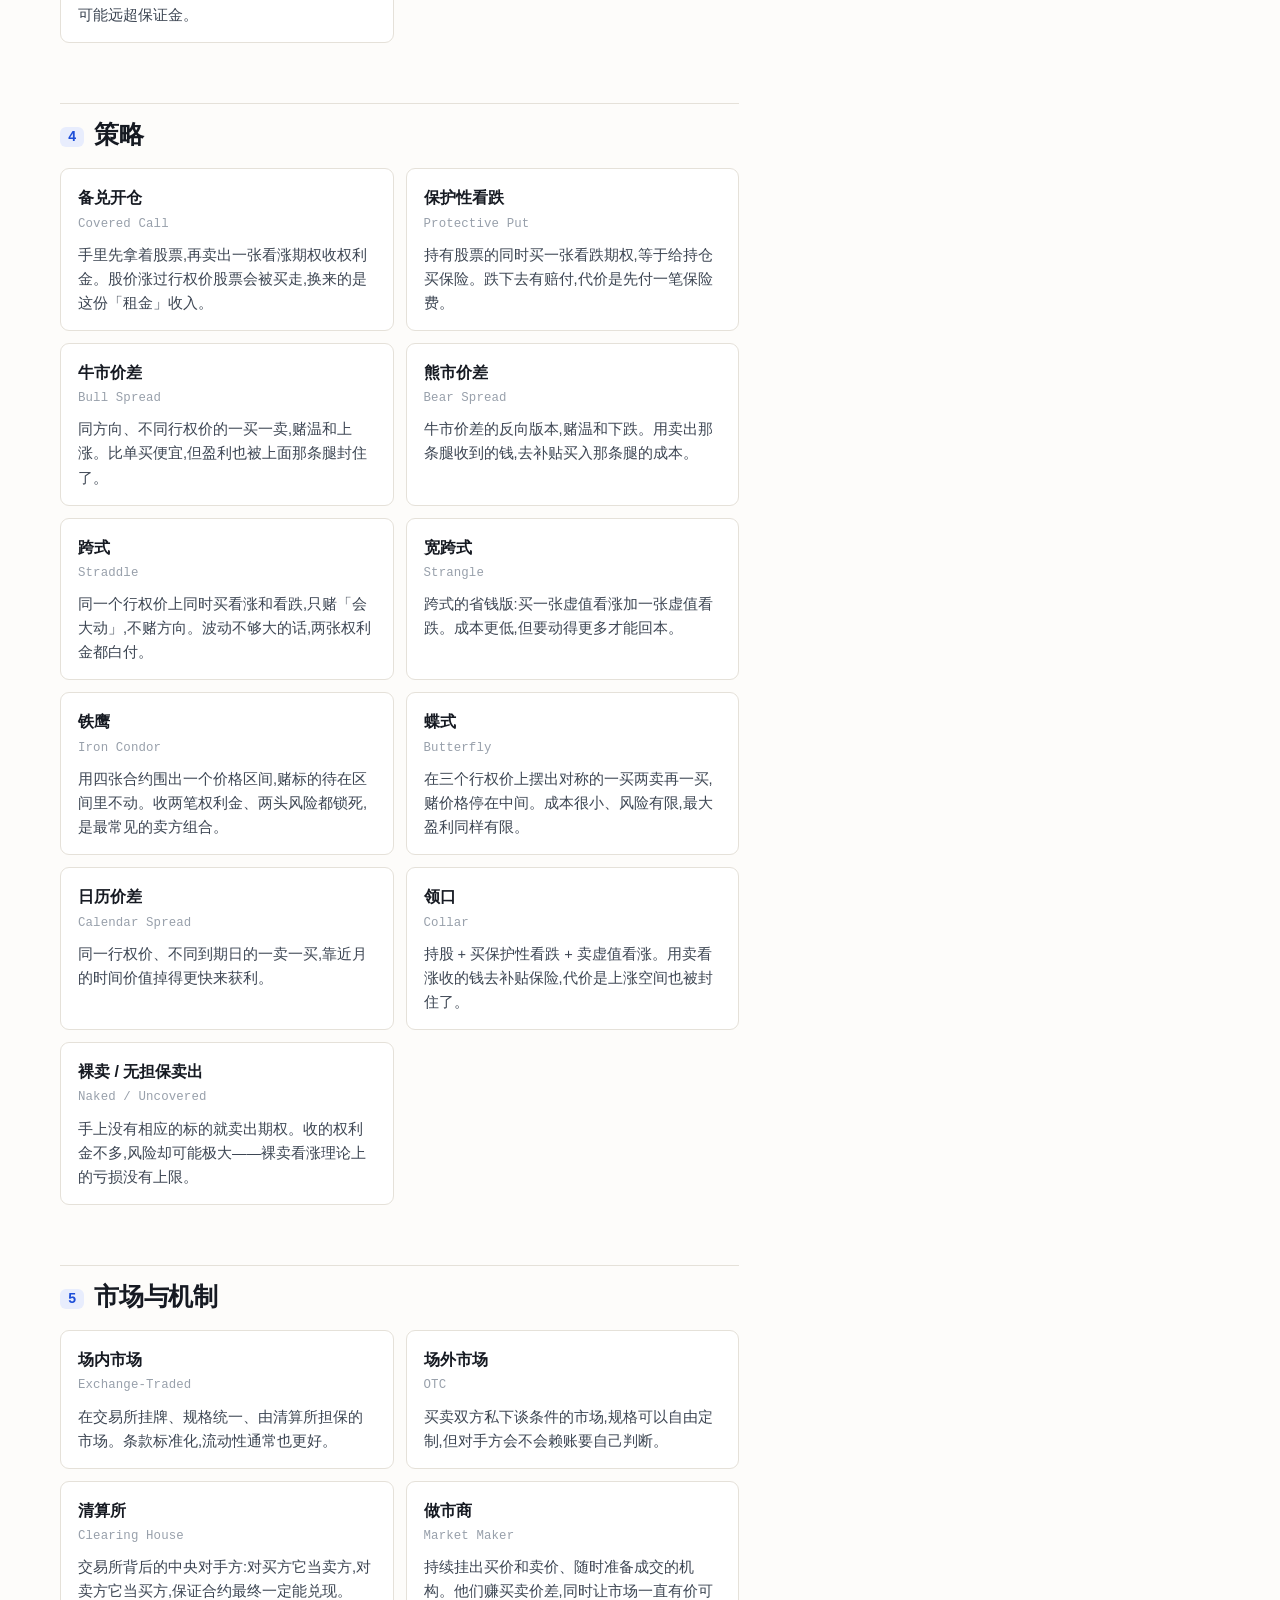
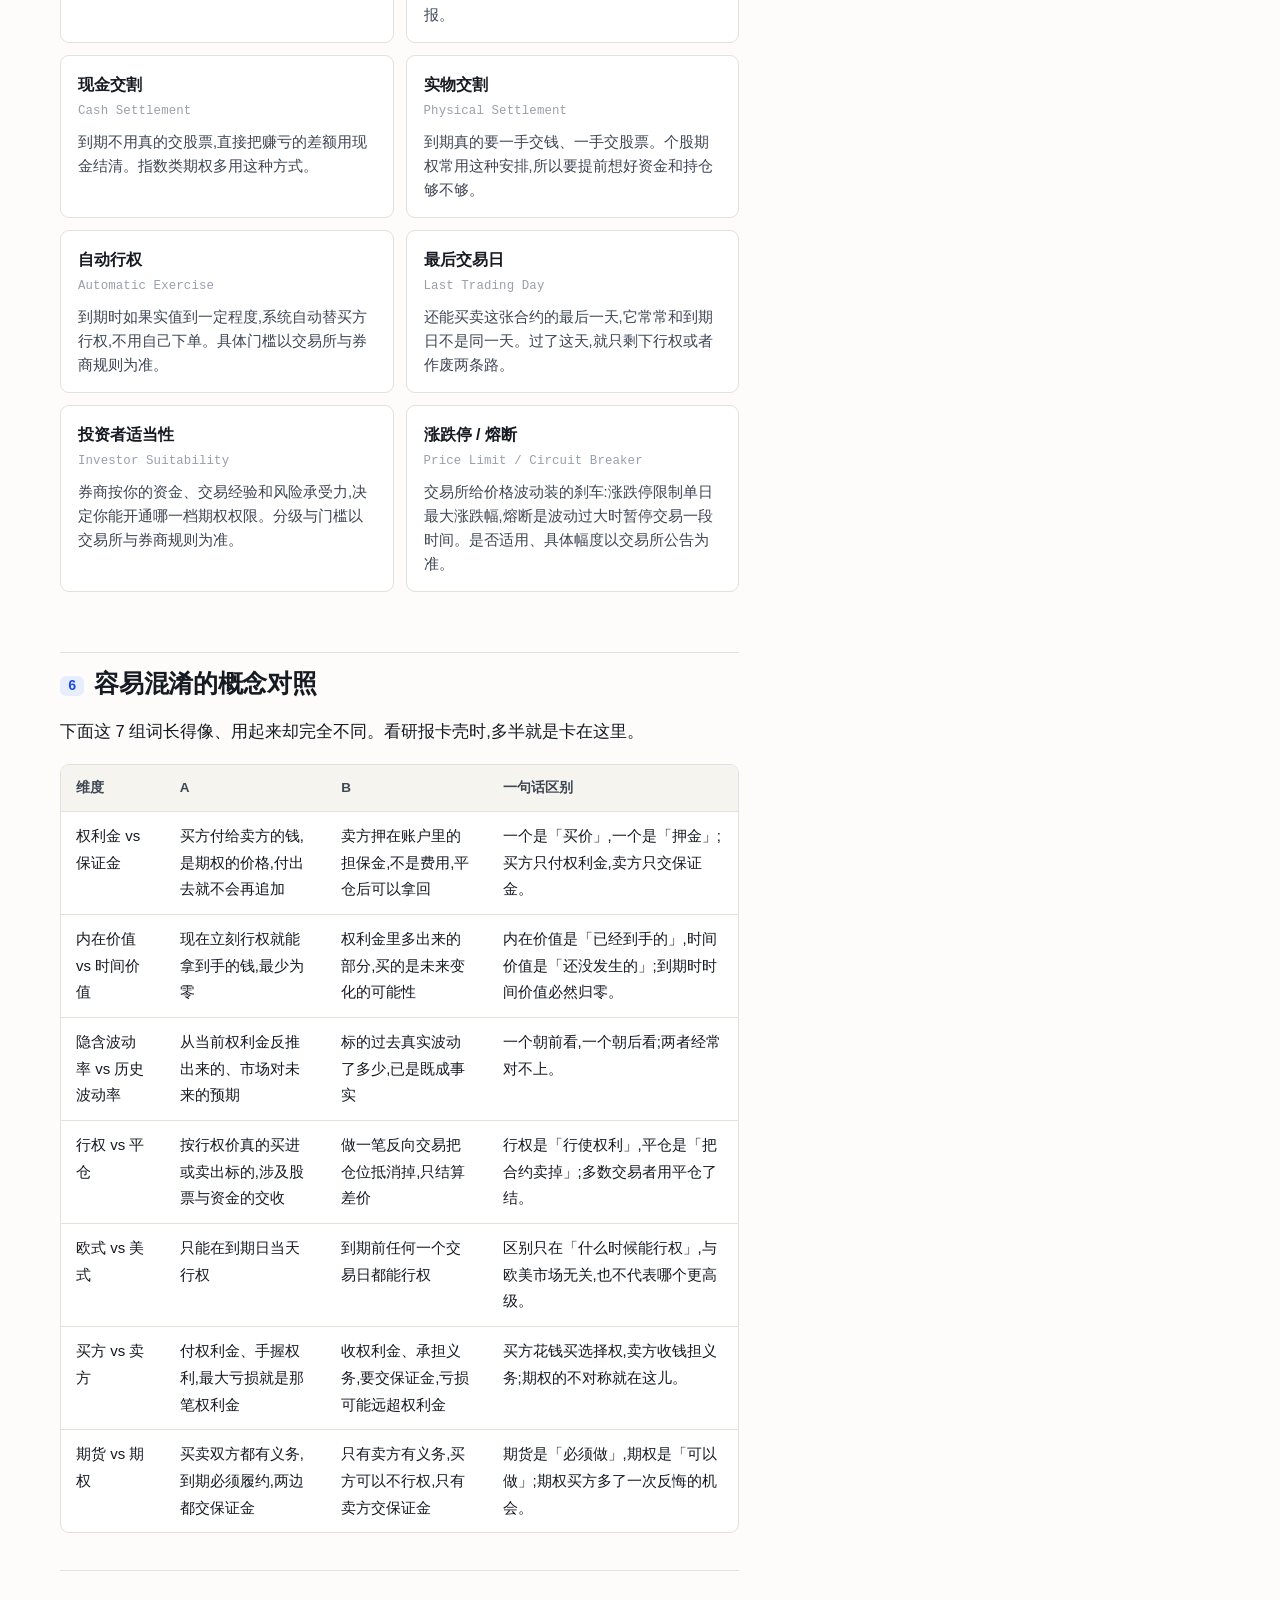
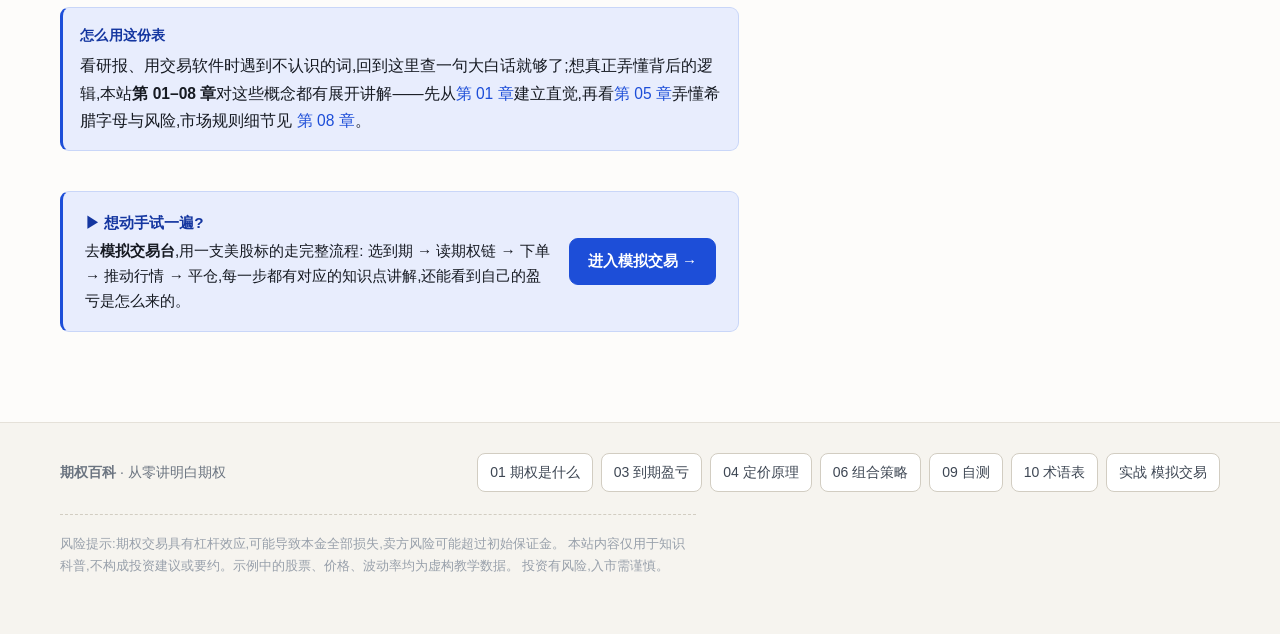
<file: glossary.html>
<!DOCTYPE html>
<html lang="zh-CN">
<head>
<meta charset="UTF-8">
<meta name="viewport" content="width=device-width, initial-scale=1">
<title>术语表 — 期权百科</title>
<meta name="description" content="按主题收录 60 多条股票期权常用术语,每条给出中英对照与一句大白话解释,并澄清 7 组最容易混淆的概念。">
<link rel="stylesheet" href="assets/style.css">
<script>/* 首次绘制前应用已保存的主题,避免闪烁 */
try{var t=localStorage.getItem("optionswiki-theme");if(t==="dark"||t==="light")document.documentElement.setAttribute("data-theme",t)}catch(e){}</script>
</head>
<body>
<a class="skip" href="#main">跳到正文</a>

<header class="topbar">
  <div class="topbar__inner">
    <a class="brand" href="index.html"><span class="brand__mark">◈</span>期权百科</a>
    <button class="navtoggle" aria-expanded="false" aria-controls="sitenav">目录</button>
    <nav class="sitenav" id="sitenav">
      <a href="basics.html"><span class="navnum">01</span>期权是什么</a>
      <a href="contract.html"><span class="navnum">02</span>合约要素</a>
      <a href="payoff.html"><span class="navnum">03</span>到期盈亏</a>
      <a href="pricing.html"><span class="navnum">04</span>定价原理</a>
      <a href="greeks.html"><span class="navnum">05</span>希腊字母</a>
      <a href="strategies.html"><span class="navnum">06</span>组合策略</a>
      <a href="risk.html"><span class="navnum">07</span>风险与保证金</a>
      <a href="market.html"><span class="navnum">08</span>市场与实务</a>
      <a href="quiz.html"><span class="navnum">09</span>自测</a>
      <a href="glossary.html"><span class="navnum">10</span>术语表</a>
      <a href="simulator.html" class="navcta"><span class="navnum">实战</span>模拟交易</a>
    </nav>
    <button class="theme-toggle" data-theme-toggle aria-label="切换深浅色主题" title="切换深浅色主题">◐</button>
  </div>
</header>

<main id="main" class="wrap">
  <div class="layout">
    <article class="prose">

      <div class="pagehead">
        <p class="eyebrow">第 10 章 · 随时查阅</p>
        <h1>中英对照术语表</h1>
        <p class="lede">看研报、翻软件、听直播时撞见的期权术语,这里按主题收好:一条一句大白话,中英对照,随时回来查。</p>
      </div>

      <p>为了读起来不绕,本页所有例子都用同一套教学数字:某股票现价 <span class="mono">100</span> 元,行权价 <span class="mono">100</span> 元的看涨期权权利金 <span class="mono">5</span> 元,一张合约按 <span class="mono">100</span> 股计(真实乘数、门槛与费率一律<strong>以交易所与券商规则为准</strong>)。凡涉及规则细节的条目,都已单独注明。</p>

      <h2><span class="hnum">1</span>基础概念</h2>

      <div class="terms">
        <div class="term">
          <p class="term__t">期权</p>
          <span class="term__en">Option</span>
          <p class="term__d">一份「以后再说」的权利:先付一笔小钱,换到未来按约定价格买或卖某个东西的权利,到期不想做就可以不做。</p>
        </div>
        <div class="term">
          <p class="term__t">看涨期权 / 认购</p>
          <span class="term__en">Call</span>
          <p class="term__d">赌涨或者不看跌的合约。拿着它的人有权按行权价买入标的,标的价格越涨,这张合约越值钱。</p>
        </div>
        <div class="term">
          <p class="term__t">看跌期权 / 认沽</p>
          <span class="term__en">Put</span>
          <p class="term__d">方向相反的合约。拿着它的人有权按行权价卖出标的,标的价格越跌越值钱,像给手里的持仓买了份保险。</p>
        </div>
        <div class="term">
          <p class="term__t">买方</p>
          <span class="term__en">Holder</span>
          <p class="term__d">付权利金、拿到选择权的一方。到期可以做也可以不做,最大损失就是已经付出去的那笔权利金。</p>
        </div>
        <div class="term">
          <p class="term__t">卖方</p>
          <span class="term__en">Writer</span>
          <p class="term__d">收权利金、承担义务的一方。买方要行权时卖方必须配合履约,所以通常要交一笔保证金压在账户里。</p>
        </div>
        <div class="term">
          <p class="term__t">标的资产</p>
          <span class="term__en">Underlying</span>
          <p class="term__d">期权挂钩的那个东西:某只股票、某个指数或某只 ETF。它的涨跌决定了期权的价值。</p>
        </div>
        <div class="term">
          <p class="term__t">行权</p>
          <span class="term__en">Exercise</span>
          <p class="term__d">买方真的动用权利,按行权价买入或卖出标的资产。行权之后往往涉及股票和资金的真实交收。</p>
        </div>
        <div class="term">
          <p class="term__t">履约 / 指派</p>
          <span class="term__en">Assignment</span>
          <p class="term__d">买方行权后,清算所把这份义务分派给某个卖方去执行,这个「被点到」的过程叫指派。</p>
        </div>
        <div class="term">
          <p class="term__t">到期日</p>
          <span class="term__en">Expiration Date</span>
          <p class="term__d">合约失效的那一天。过了这天权利作废,所以期权不像股票可以一直拿着,时间本身就是它的敌人。</p>
        </div>
        <div class="term">
          <p class="term__t">行权价</p>
          <span class="term__en">Strike Price / Exercise Price</span>
          <p class="term__d">合约里白纸黑字写死的买卖价格。它和当前市价的关系,决定这张期权是实值、平值还是虚值。</p>
        </div>
        <div class="term">
          <p class="term__t">权利金</p>
          <span class="term__en">Premium</span>
          <p class="term__d">期权的价格。买方付出去、卖方收进来,由内在价值和时间价值两部分加在一起。</p>
        </div>
        <div class="term">
          <p class="term__t">合约单位 / 乘数</p>
          <span class="term__en">Contract Multiplier</span>
          <p class="term__d">一张合约代表多少份标的,算总金额时要用它去乘。本页按一张对应 100 股举例,真实数值以交易所与券商规则为准。</p>
        </div>
        <div class="term">
          <p class="term__t">实值</p>
          <span class="term__en">In the Money</span>
          <p class="term__d">现在立刻行权就能赚到钱的状态:看涨期权是市价高于行权价,看跌期权是市价低于行权价。</p>
        </div>
        <div class="term">
          <p class="term__t">平值</p>
          <span class="term__en">At the Money</span>
          <p class="term__d">市价和行权价差不多相等,此刻行权不赚不亏。这类合约的权利金几乎全部是时间价值,变化也最敏感。</p>
        </div>
        <div class="term">
          <p class="term__t">虚值</p>
          <span class="term__en">Out of the Money</span>
          <p class="term__d">现在行权不划算的状态:看涨期权市价低于行权价,看跌期权市价高于行权价。它便宜,是因为到期归零的概率更高。</p>
        </div>
        <div class="term">
          <p class="term__t">欧式期权</p>
          <span class="term__en">European Option</span>
          <p class="term__d">只能在到期日当天行权,平时不能提前行使权利。它说的是行权时间,和欧洲市场没有关系。</p>
        </div>
        <div class="term">
          <p class="term__t">美式期权</p>
          <span class="term__en">American Option</span>
          <p class="term__d">到期日之前任何一个交易日都能行权,权利更灵活,所以价格通常比同条件的欧式期权略贵一点。</p>
        </div>
        <div class="term">
          <p class="term__t">内在价值</p>
          <span class="term__en">Intrinsic Value</span>
          <p class="term__d">现在立刻行权能拿到手的钱,最少是零、不会是负数。只有实值期权才有内在价值。</p>
        </div>
        <div class="term">
          <p class="term__t">时间价值</p>
          <span class="term__en">Time Value</span>
          <p class="term__d">权利金里超出内在价值的那部分,买的是「还有机会变得更值钱」这个可能性。越接近到期,它剩得越少。</p>
        </div>
        <div class="term">
          <p class="term__t">平仓</p>
          <span class="term__en">Close Position</span>
          <p class="term__d">在到期前做一笔方向相反的交易,把原来的仓位抵消掉,不必等到行权。绝大多数交易其实都是靠平仓了结的。</p>
        </div>
      </div>

      <h2><span class="hnum">2</span>价格与价值</h2>

      <div class="terms">
        <div class="term">
          <p class="term__t">理论价</p>
          <span class="term__en">Theoretical Price</span>
          <p class="term__d">用定价模型算出来的「应该值多少」,只是一个参考坐标,不是你能成交的价。</p>
        </div>
        <div class="term">
          <p class="term__t">市场价格</p>
          <span class="term__en">Market Price</span>
          <p class="term__d">盘面上真实成交的价,由买卖双方的报单撮合出来,可能高于也可能低于理论价。</p>
        </div>
        <div class="term">
          <p class="term__t">买卖价差</p>
          <span class="term__en">Bid-Ask Spread</span>
          <p class="term__d">卖价减买价的差额。你立刻买进再立刻卖出,价差就是你付出的隐形成本,价差越小说明越好成交。</p>
        </div>
        <div class="term">
          <p class="term__t">买价</p>
          <span class="term__en">Bid</span>
          <p class="term__d">此刻有人愿意出的最高价。你急着卖出,就只能按这个价成交。</p>
        </div>
        <div class="term">
          <p class="term__t">卖价</p>
          <span class="term__en">Ask / Offer</span>
          <p class="term__d">此刻有人愿意卖的最低价。你急着买进,就得按这个价成交。</p>
        </div>
        <div class="term">
          <p class="term__t">成交量</p>
          <span class="term__en">Volume</span>
          <p class="term__d">今天已经成交了多少张合约,说明这个合约今天有多热闹。热闹不等于持仓多。</p>
        </div>
        <div class="term">
          <p class="term__t">持仓量 / 未平仓合约</p>
          <span class="term__en">Open Interest</span>
          <p class="term__d">到此刻还没被平掉的合约总张数,衡量留在场内的资金规模。它和成交量不是一回事。</p>
        </div>
        <div class="term">
          <p class="term__t">流动性</p>
          <span class="term__en">Liquidity</span>
          <p class="term__d">想买能买到、想卖能卖掉,而且价格不会被自己的单子推动。流动性差时买卖价差大,进出都吃亏。</p>
        </div>
        <div class="term">
          <p class="term__t">隐含波动率</p>
          <span class="term__en">Implied Volatility (IV)</span>
          <p class="term__d">从当前权利金反推出来的、市场对未来波动的预期。权利金越贵,通常说明隐含波动率越高。</p>
        </div>
        <div class="term">
          <p class="term__t">历史波动率</p>
          <span class="term__en">Historical / Realized Volatility</span>
          <p class="term__d">标的过去一段时间真实波动了多少。它是已经发生的事实,不做任何预测。</p>
        </div>
        <div class="term">
          <p class="term__t">波动率微笑</p>
          <span class="term__en">Volatility Smile</span>
          <p class="term__d">同一到期日下,把不同行权价的隐含波动率连成线,常常中间低、两头翘,像一张笑脸。</p>
        </div>
        <div class="term">
          <p class="term__t">波动率期限结构</p>
          <span class="term__en">Term Structure</span>
          <p class="term__d">把不同到期日的隐含波动率排在一起看高低关系,反映市场对近期和远期的预期不一样。</p>
        </div>
        <div class="term">
          <p class="term__t">IV 崩塌</p>
          <span class="term__en">IV Crush</span>
          <p class="term__d">财报或重大事件落地后,预期消失,隐含波动率迅速回落,权利金被抽走一大截。买方即使方向看对,也可能照样亏钱。</p>
        </div>
      </div>

      <h2><span class="hnum">3</span>希腊字母与风险</h2>

      <div class="terms">
        <div class="term">
          <p class="term__t">Delta</p>
          <span class="term__en">Δ</span>
          <p class="term__d">标的涨 1 元,期权价格大约跟着变动多少。看涨期权 Delta 为正,看跌为负,也常被当成「相当于持有多少股」。</p>
        </div>
        <div class="term">
          <p class="term__t">Gamma</p>
          <span class="term__en">Γ</span>
          <p class="term__d">Delta 自己的变化速度。Gamma 大,说明 Delta 变得快、仓位风险翻脸也快;临近到期的平值期权 Gamma 最大。</p>
        </div>
        <div class="term">
          <p class="term__t">Theta</p>
          <span class="term__en">Θ</span>
          <p class="term__d">每过一天,时间价值大约流失多少。对买方是负的,对卖方是正的,所以它被称为买方每天的敌人。</p>
        </div>
        <div class="term">
          <p class="term__t">Vega</p>
          <span class="term__en">ν</span>
          <p class="term__d">隐含波动率变动 1 个百分点,期权价格大约变动多少。买期权的人盼着波动率涨,卖的人盼着它跌。</p>
        </div>
        <div class="term">
          <p class="term__t">Rho</p>
          <span class="term__en">ρ</span>
          <p class="term__d">利率变动对期权价格的影响。在短期合约上它通常是五个希腊字母里最小的一个,最容易被忽略。</p>
        </div>
        <div class="term">
          <p class="term__t">方向性风险</p>
          <span class="term__en">Directional Risk</span>
          <p class="term__d">押注标的涨跌带来的风险,说白了就是「方向看反了」的那部分亏损。</p>
        </div>
        <div class="term">
          <p class="term__t">时间衰减</p>
          <span class="term__en">Time Decay</span>
          <p class="term__d">时间价值随着到期临近不断减少的现象。越接近到期掉得越快,由 Theta 来衡量。</p>
        </div>
        <div class="term">
          <p class="term__t">保证金</p>
          <span class="term__en">Margin</span>
          <p class="term__d">卖方为了证明自己赔得起而压在账户里的钱,它不是手续费。买方不用交,因为最大亏损在开仓时就已经付清了。</p>
        </div>
        <div class="term">
          <p class="term__t">初始保证金</p>
          <span class="term__en">Initial Margin</span>
          <p class="term__d">开仓那一刻就要交足的最低金额。具体比例和算法以交易所与券商规则为准。</p>
        </div>
        <div class="term">
          <p class="term__t">维持保证金</p>
          <span class="term__en">Maintenance Margin</span>
          <p class="term__d">持仓期间账户里必须一直保留的最低金额。它比初始保证金低,一旦跌破就会收到追保通知。</p>
        </div>
        <div class="term">
          <p class="term__t">追保通知</p>
          <span class="term__en">Margin Call</span>
          <p class="term__d">账户资金不够时,券商要求你补钱的提醒。限期内不补足,下一步就是被强制平仓。</p>
        </div>
        <div class="term">
          <p class="term__t">强制平仓</p>
          <span class="term__en">Forced Liquidation</span>
          <p class="term__d">没按时补足保证金,券商替你把仓位卖掉以控制风险。什么时候卖、卖什么价,都由不得你选。</p>
        </div>
        <div class="term">
          <p class="term__t">杠杆</p>
          <span class="term__en">Leverage</span>
          <p class="term__d">用一小笔钱撬动大得多的名义仓位。赚得快也亏得快;买方最多亏掉权利金,卖方的亏损却可能远超保证金。</p>
        </div>
      </div>

      <h2><span class="hnum">4</span>策略</h2>

      <div class="terms">
        <div class="term">
          <p class="term__t">备兑开仓</p>
          <span class="term__en">Covered Call</span>
          <p class="term__d">手里先拿着股票,再卖出一张看涨期权收权利金。股价涨过行权价股票会被买走,换来的是这份「租金」收入。</p>
        </div>
        <div class="term">
          <p class="term__t">保护性看跌</p>
          <span class="term__en">Protective Put</span>
          <p class="term__d">持有股票的同时买一张看跌期权,等于给持仓买保险。跌下去有赔付,代价是先付一笔保险费。</p>
        </div>
        <div class="term">
          <p class="term__t">牛市价差</p>
          <span class="term__en">Bull Spread</span>
          <p class="term__d">同方向、不同行权价的一买一卖,赌温和上涨。比单买便宜,但盈利也被上面那条腿封住了。</p>
        </div>
        <div class="term">
          <p class="term__t">熊市价差</p>
          <span class="term__en">Bear Spread</span>
          <p class="term__d">牛市价差的反向版本,赌温和下跌。用卖出那条腿收到的钱,去补贴买入那条腿的成本。</p>
        </div>
        <div class="term">
          <p class="term__t">跨式</p>
          <span class="term__en">Straddle</span>
          <p class="term__d">同一个行权价上同时买看涨和看跌,只赌「会大动」,不赌方向。波动不够大的话,两张权利金都白付。</p>
        </div>
        <div class="term">
          <p class="term__t">宽跨式</p>
          <span class="term__en">Strangle</span>
          <p class="term__d">跨式的省钱版:买一张虚值看涨加一张虚值看跌。成本更低,但要动得更多才能回本。</p>
        </div>
        <div class="term">
          <p class="term__t">铁鹰</p>
          <span class="term__en">Iron Condor</span>
          <p class="term__d">用四张合约围出一个价格区间,赌标的待在区间里不动。收两笔权利金、两头风险都锁死,是最常见的卖方组合。</p>
        </div>
        <div class="term">
          <p class="term__t">蝶式</p>
          <span class="term__en">Butterfly</span>
          <p class="term__d">在三个行权价上摆出对称的一买两卖再一买,赌价格停在中间。成本很小、风险有限,最大盈利同样有限。</p>
        </div>
        <div class="term">
          <p class="term__t">日历价差</p>
          <span class="term__en">Calendar Spread</span>
          <p class="term__d">同一行权价、不同到期日的一卖一买,靠近月的时间价值掉得更快来获利。</p>
        </div>
        <div class="term">
          <p class="term__t">领口</p>
          <span class="term__en">Collar</span>
          <p class="term__d">持股 + 买保护性看跌 + 卖虚值看涨。用卖看涨收的钱去补贴保险,代价是上涨空间也被封住了。</p>
        </div>
        <div class="term">
          <p class="term__t">裸卖 / 无担保卖出</p>
          <span class="term__en">Naked / Uncovered</span>
          <p class="term__d">手上没有相应的标的就卖出期权。收的权利金不多,风险却可能极大——裸卖看涨理论上的亏损没有上限。</p>
        </div>
      </div>

      <h2><span class="hnum">5</span>市场与机制</h2>

      <div class="terms">
        <div class="term">
          <p class="term__t">场内市场</p>
          <span class="term__en">Exchange-Traded</span>
          <p class="term__d">在交易所挂牌、规格统一、由清算所担保的市场。条款标准化,流动性通常也更好。</p>
        </div>
        <div class="term">
          <p class="term__t">场外市场</p>
          <span class="term__en">OTC</span>
          <p class="term__d">买卖双方私下谈条件的市场,规格可以自由定制,但对手方会不会赖账要自己判断。</p>
        </div>
        <div class="term">
          <p class="term__t">清算所</p>
          <span class="term__en">Clearing House</span>
          <p class="term__d">交易所背后的中央对手方:对买方它当卖方,对卖方它当买方,保证合约最终一定能兑现。</p>
        </div>
        <div class="term">
          <p class="term__t">做市商</p>
          <span class="term__en">Market Maker</span>
          <p class="term__d">持续挂出买价和卖价、随时准备成交的机构。他们赚买卖价差,同时让市场一直有价可报。</p>
        </div>
        <div class="term">
          <p class="term__t">现金交割</p>
          <span class="term__en">Cash Settlement</span>
          <p class="term__d">到期不用真的交股票,直接把赚亏的差额用现金结清。指数类期权多用这种方式。</p>
        </div>
        <div class="term">
          <p class="term__t">实物交割</p>
          <span class="term__en">Physical Settlement</span>
          <p class="term__d">到期真的要一手交钱、一手交股票。个股期权常用这种安排,所以要提前想好资金和持仓够不够。</p>
        </div>
        <div class="term">
          <p class="term__t">自动行权</p>
          <span class="term__en">Automatic Exercise</span>
          <p class="term__d">到期时如果实值到一定程度,系统自动替买方行权,不用自己下单。具体门槛以交易所与券商规则为准。</p>
        </div>
        <div class="term">
          <p class="term__t">最后交易日</p>
          <span class="term__en">Last Trading Day</span>
          <p class="term__d">还能买卖这张合约的最后一天,它常常和到期日不是同一天。过了这天,就只剩下行权或者作废两条路。</p>
        </div>
        <div class="term">
          <p class="term__t">投资者适当性</p>
          <span class="term__en">Investor Suitability</span>
          <p class="term__d">券商按你的资金、交易经验和风险承受力,决定你能开通哪一档期权权限。分级与门槛以交易所与券商规则为准。</p>
        </div>
        <div class="term">
          <p class="term__t">涨跌停 / 熔断</p>
          <span class="term__en">Price Limit / Circuit Breaker</span>
          <p class="term__d">交易所给价格波动装的刹车:涨跌停限制单日最大涨跌幅,熔断是波动过大时暂停交易一段时间。是否适用、具体幅度以交易所公告为准。</p>
        </div>
      </div>

      <h2><span class="hnum">6</span>容易混淆的概念对照</h2>

      <p>下面这 7 组词长得像、用起来却完全不同。看研报卡壳时,多半就是卡在这里。</p>

      <div class="tablewrap">
        <table>
          <thead>
            <tr>
              <th>维度</th>
              <th>A</th>
              <th>B</th>
              <th>一句话区别</th>
            </tr>
          </thead>
          <tbody>
            <tr>
              <td>权利金 vs 保证金</td>
              <td>买方付给卖方的钱,是期权的价格,付出去就不会再追加</td>
              <td>卖方押在账户里的担保金,不是费用,平仓后可以拿回</td>
              <td>一个是「买价」,一个是「押金」;买方只付权利金,卖方只交保证金。</td>
            </tr>
            <tr>
              <td>内在价值 vs 时间价值</td>
              <td>现在立刻行权就能拿到手的钱,最少为零</td>
              <td>权利金里多出来的部分,买的是未来变化的可能性</td>
              <td>内在价值是「已经到手的」,时间价值是「还没发生的」;到期时时间价值必然归零。</td>
            </tr>
            <tr>
              <td>隐含波动率 vs 历史波动率</td>
              <td>从当前权利金反推出来的、市场对未来的预期</td>
              <td>标的过去真实波动了多少,已是既成事实</td>
              <td>一个朝前看,一个朝后看;两者经常对不上。</td>
            </tr>
            <tr>
              <td>行权 vs 平仓</td>
              <td>按行权价真的买进或卖出标的,涉及股票与资金的交收</td>
              <td>做一笔反向交易把仓位抵消掉,只结算差价</td>
              <td>行权是「行使权利」,平仓是「把合约卖掉」;多数交易者用平仓了结。</td>
            </tr>
            <tr>
              <td>欧式 vs 美式</td>
              <td>只能在到期日当天行权</td>
              <td>到期前任何一个交易日都能行权</td>
              <td>区别只在「什么时候能行权」,与欧美市场无关,也不代表哪个更高级。</td>
            </tr>
            <tr>
              <td>买方 vs 卖方</td>
              <td>付权利金、手握权利,最大亏损就是那笔权利金</td>
              <td>收权利金、承担义务,要交保证金,亏损可能远超权利金</td>
              <td>买方花钱买选择权,卖方收钱担义务;期权的不对称就在这儿。</td>
            </tr>
            <tr>
              <td>期货 vs 期权</td>
              <td>买卖双方都有义务,到期必须履约,两边都交保证金</td>
              <td>只有卖方有义务,买方可以不行权,只有卖方交保证金</td>
              <td>期货是「必须做」,期权是「可以做」;期权买方多了一次反悔的机会。</td>
            </tr>
          </tbody>
        </table>
      </div>

      <hr class="rule">

      <div class="callout callout--key">
        <span class="callout__t">怎么用这份表</span>
        看研报、用交易软件时遇到不认识的词,回到这里查一句大白话就够了;想真正弄懂背后的逻辑,本站<strong>第 01–08 章</strong>对这些概念都有展开讲解——先从<a href="basics.html">第 01 章</a>建立直觉,再看<a href="greeks.html">第 05 章</a>弄懂希腊字母与风险,市场规则细节见 <a href="market.html">第 08 章</a>。
      </div>

      <div class="chaptercta">
        <div class="chaptercta__txt">
          <span class="chaptercta__t">▶ 想动手试一遍?</span>
          去<strong>模拟交易台</strong>,用一支美股标的走完整流程:
          选到期 → 读期权链 → 下单 → 推动行情 → 平仓,每一步都有对应的知识点讲解,还能看到自己的盈亏是怎么来的。
        </div>
        <a class="btn" href="simulator.html">进入模拟交易 →</a>
      </div>

    </article>
    <aside class="toc" data-toc><p class="toc__title">本页目录</p></aside>
  </div>
</main>

<footer class="sitefoot">
  <div class="wrap">
    <div class="sitefoot__row">
      <div><strong>期权百科</strong> · 从零讲明白期权</div>
      <nav class="footnav">
        <a href="basics.html">01 期权是什么</a>
        <a href="payoff.html">03 到期盈亏</a>
        <a href="pricing.html">04 定价原理</a>
        <a href="strategies.html">06 组合策略</a>
        <a href="quiz.html">09 自测</a>
        <a href="glossary.html">10 术语表</a>
        <a href="simulator.html">实战 模拟交易</a>
      </nav>
    </div>
    <p class="disclaimer">
      风险提示:期权交易具有杠杆效应,可能导致本金全部损失,卖方风险可能超过初始保证金。
      本站内容仅用于知识科普,不构成投资建议或要约。示例中的股票、价格、波动率均为虚构教学数据。
      投资有风险,入市需谨慎。
    </p>
  </div>
</footer>

<script src="assets/bs.js"></script>
<script src="assets/charts.js"></script>
<script src="assets/site.js"></script>
</body>
</html>
</file>
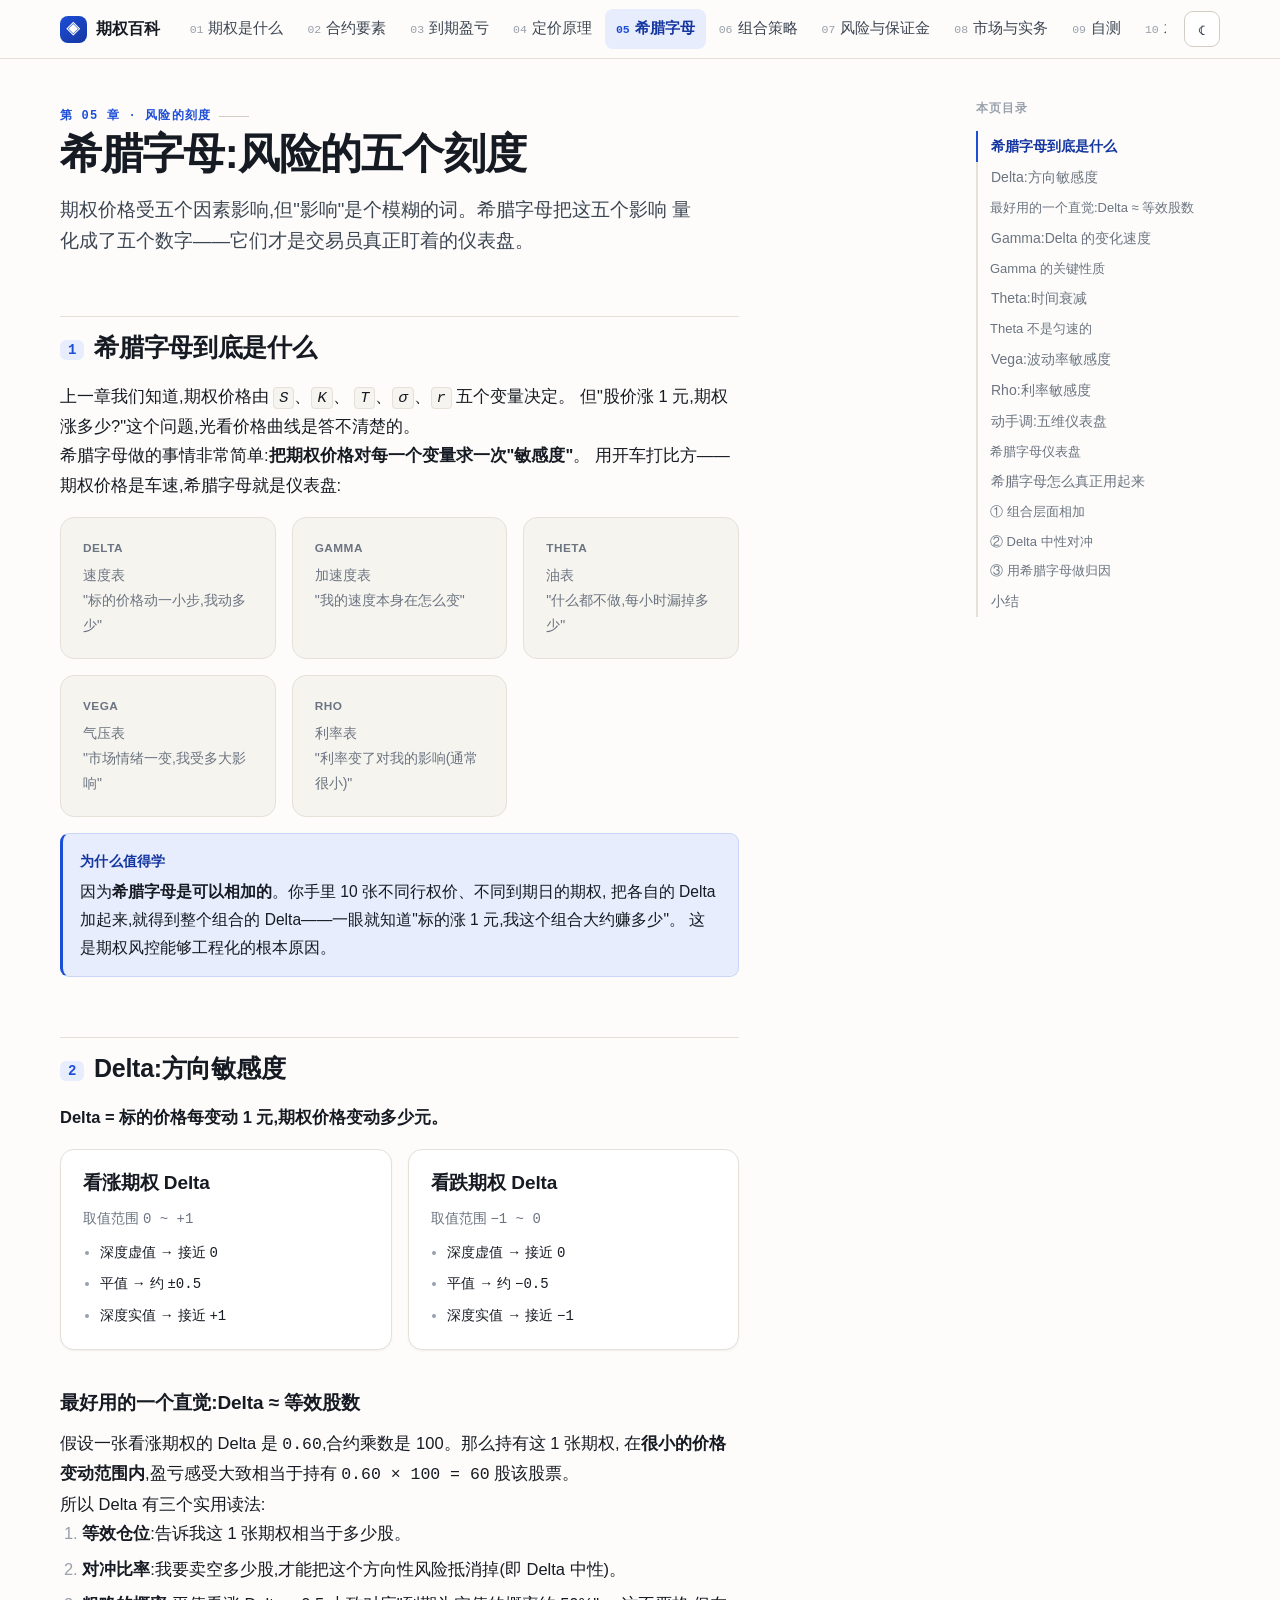
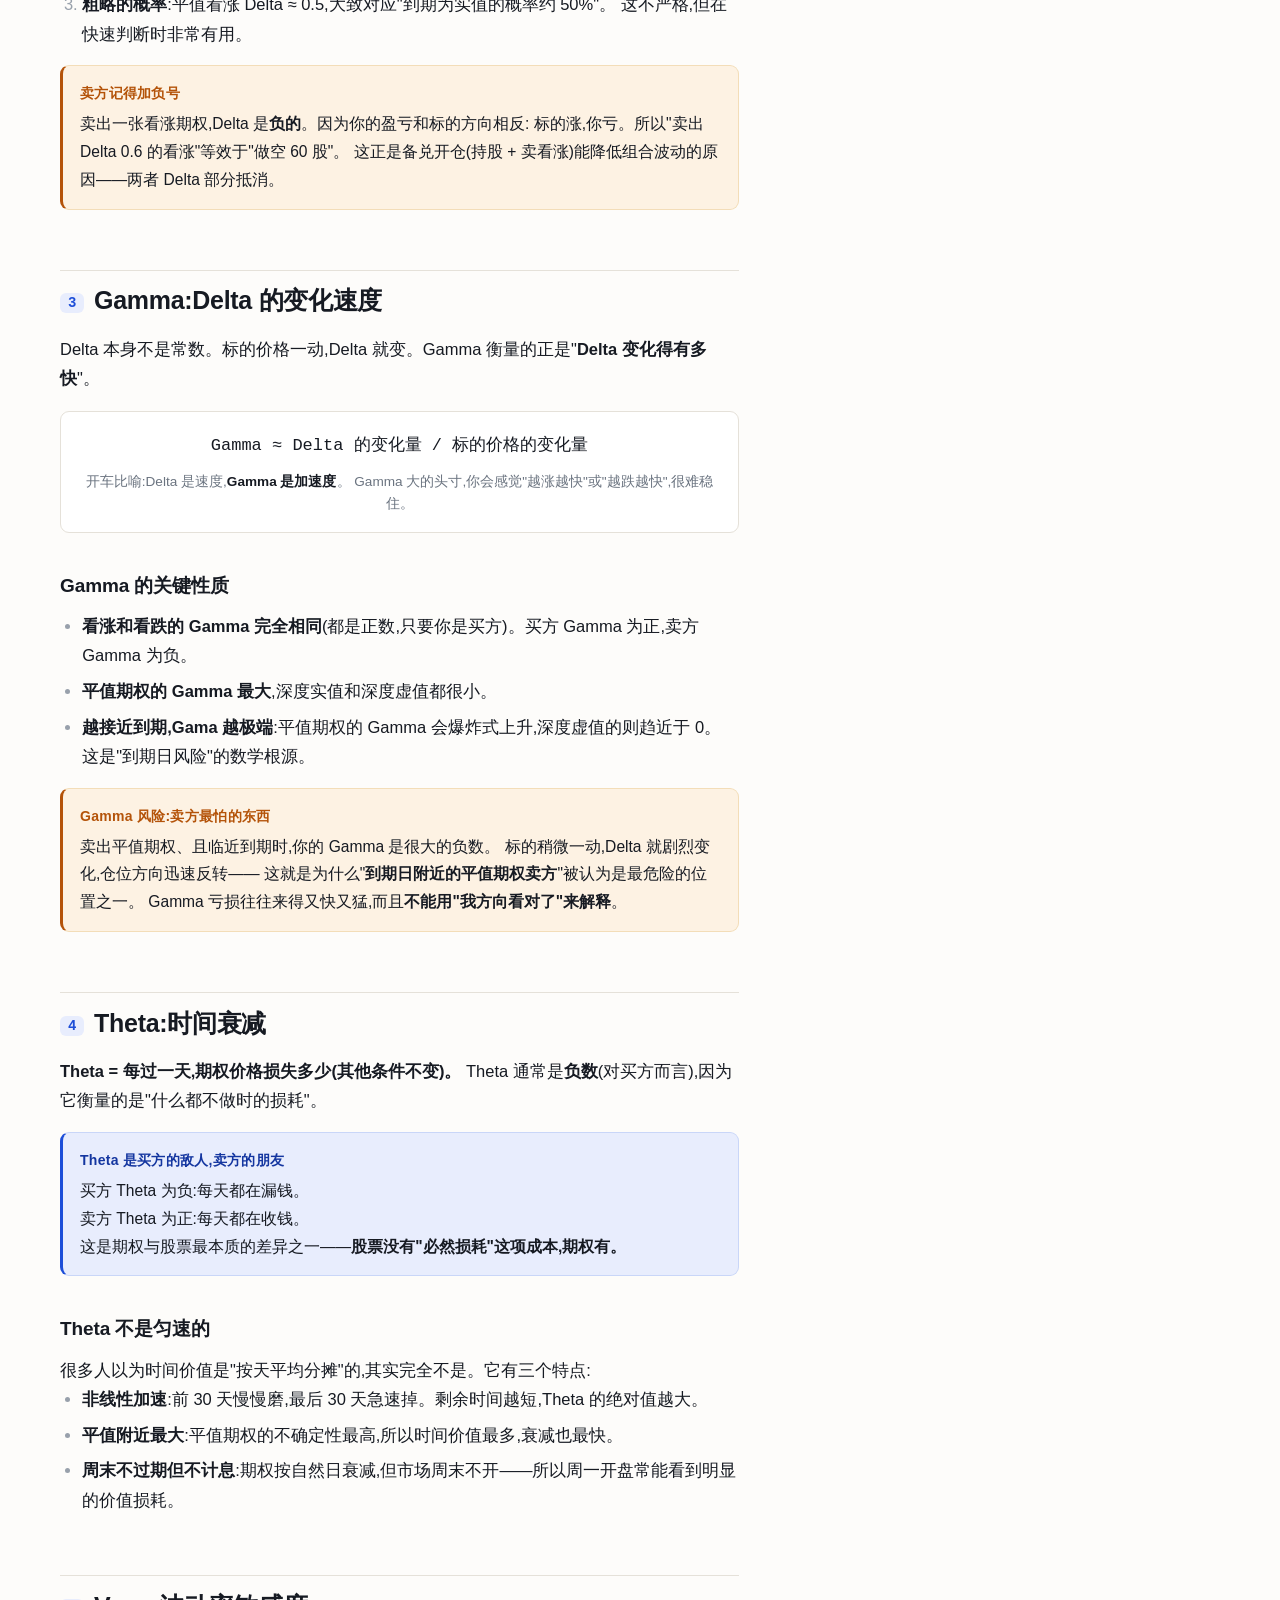
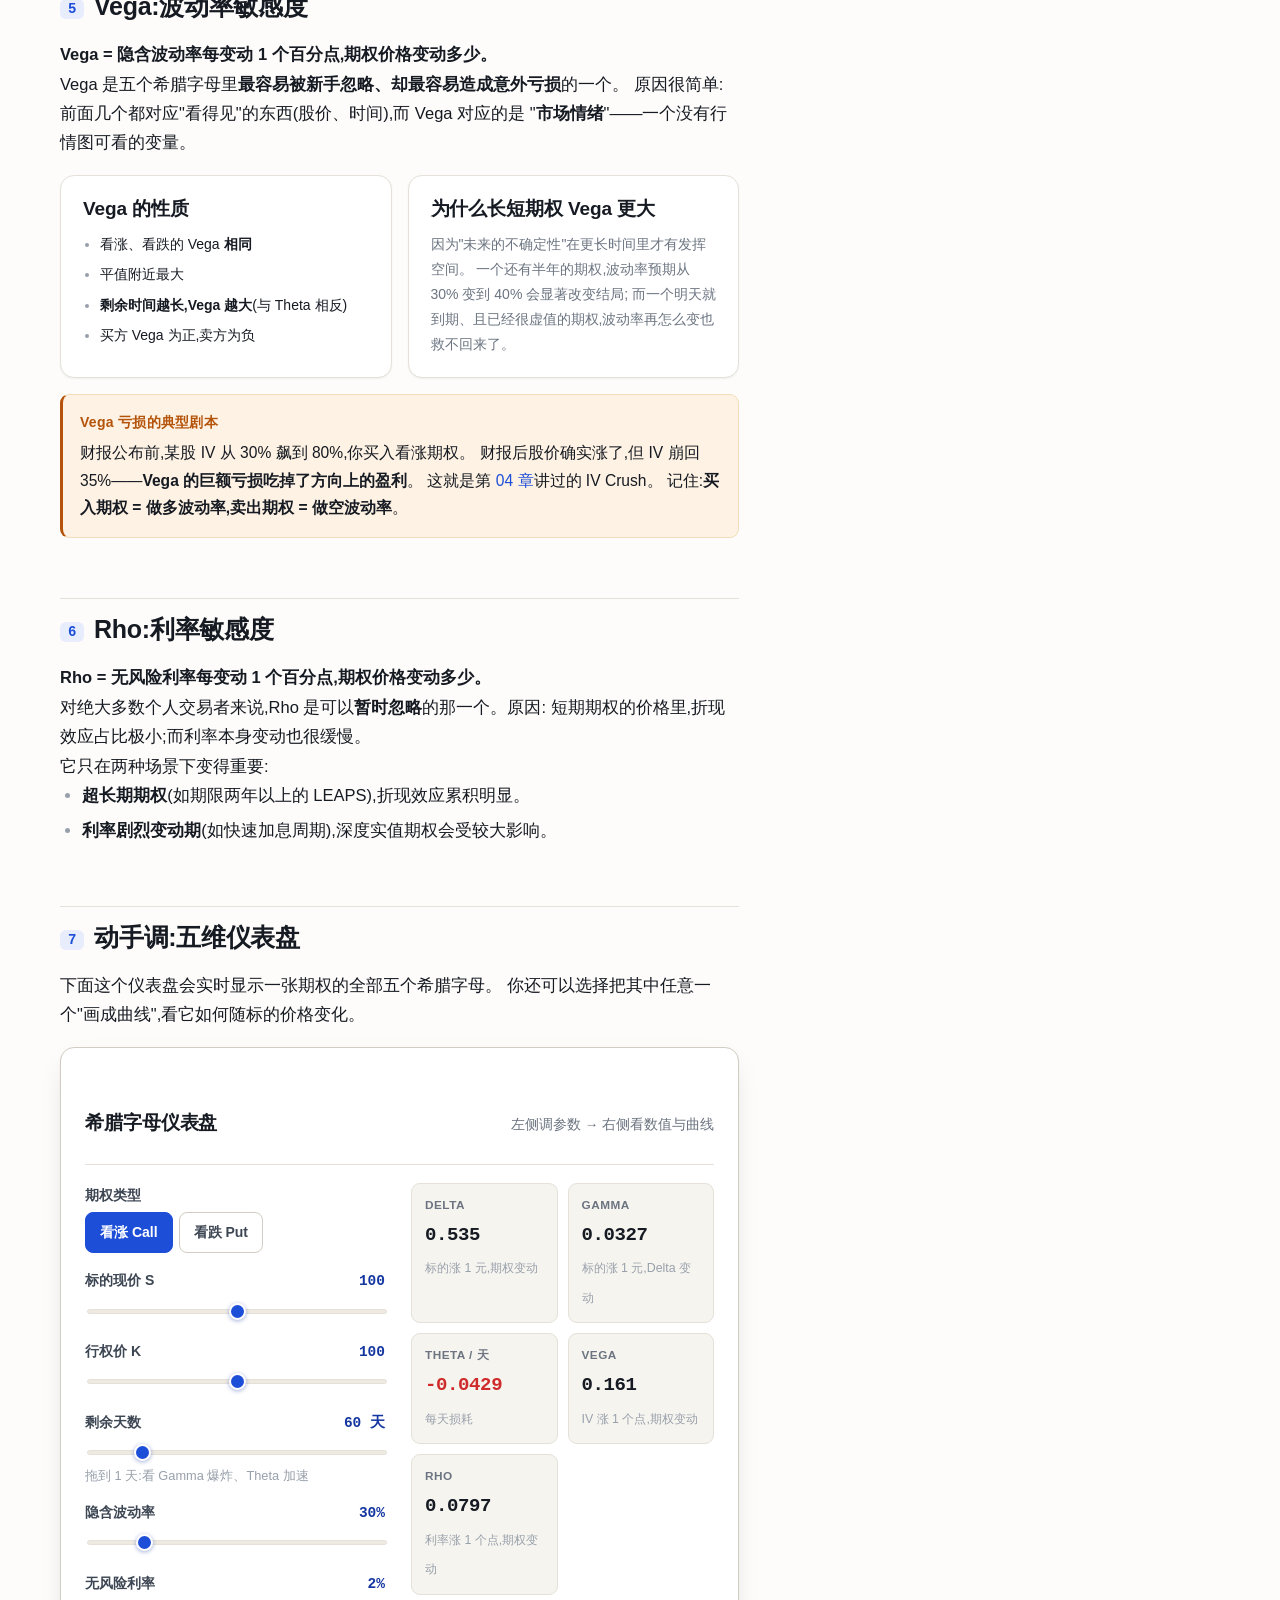
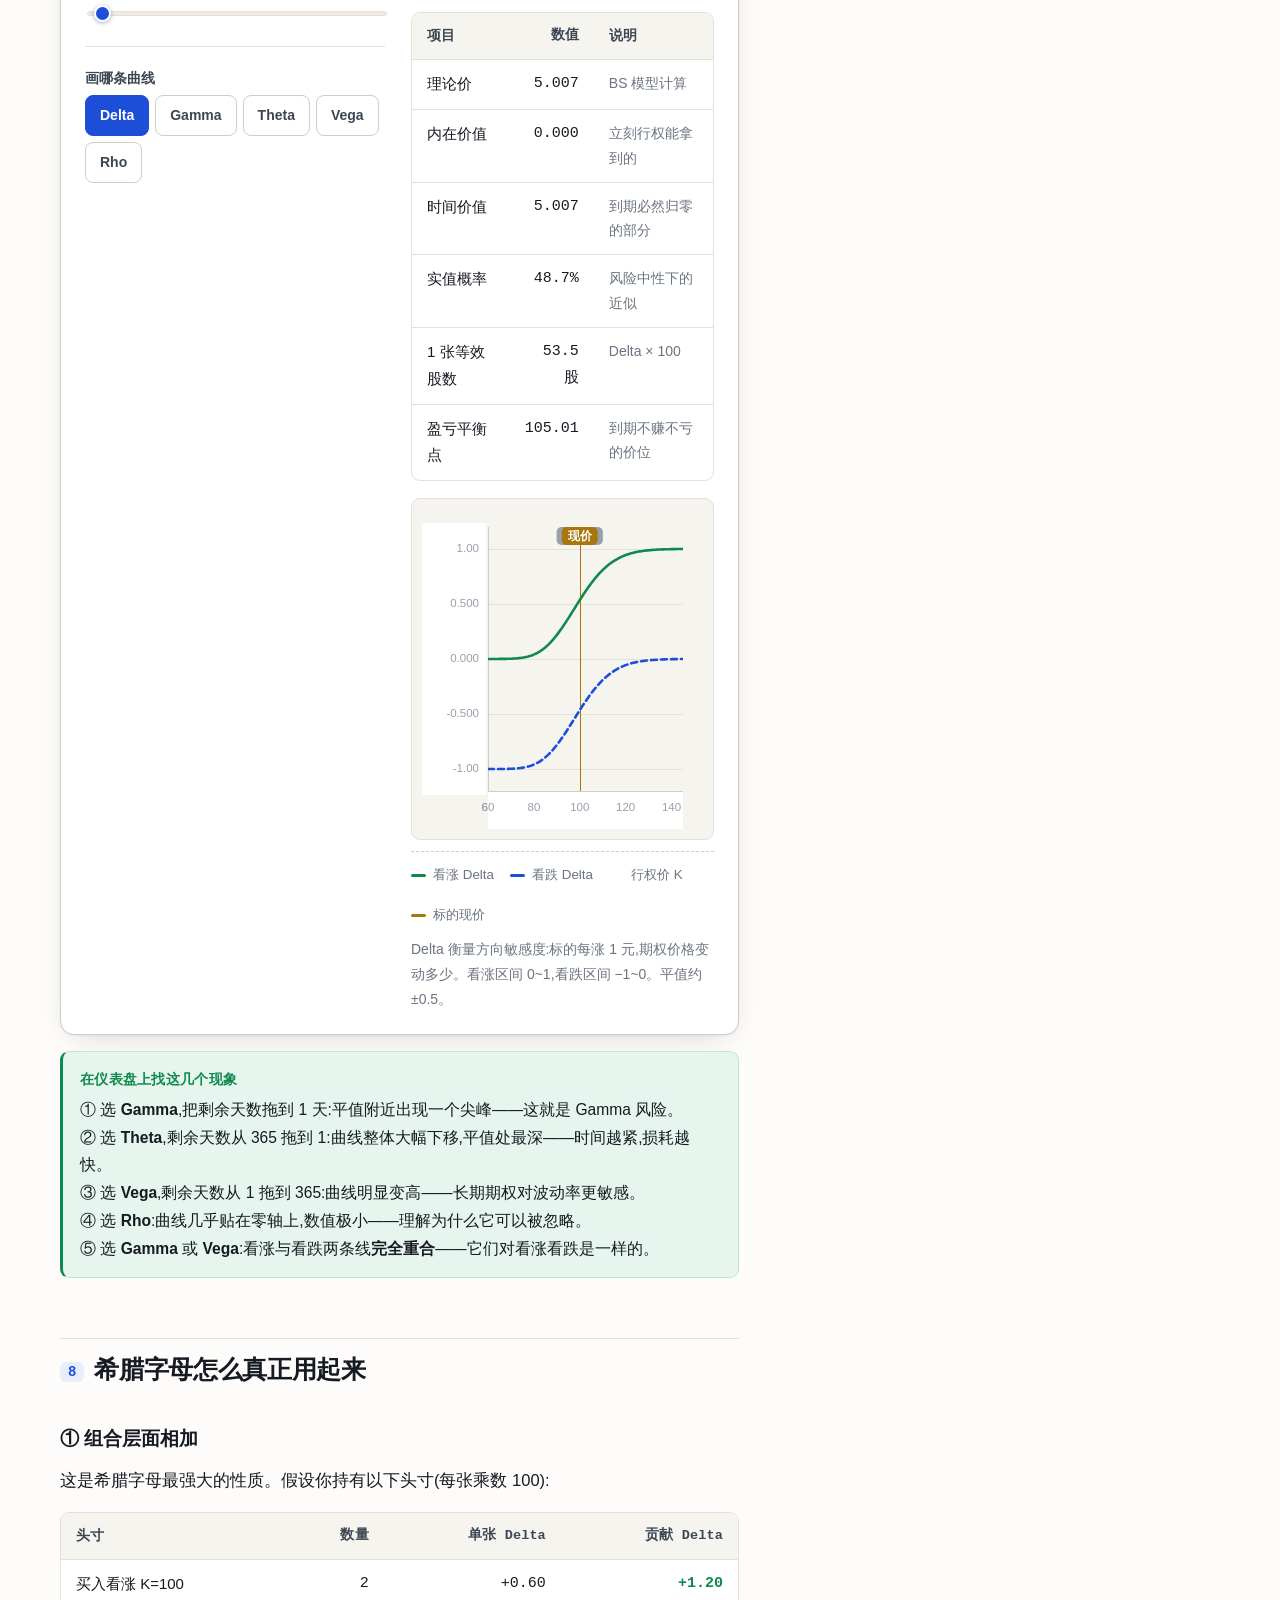
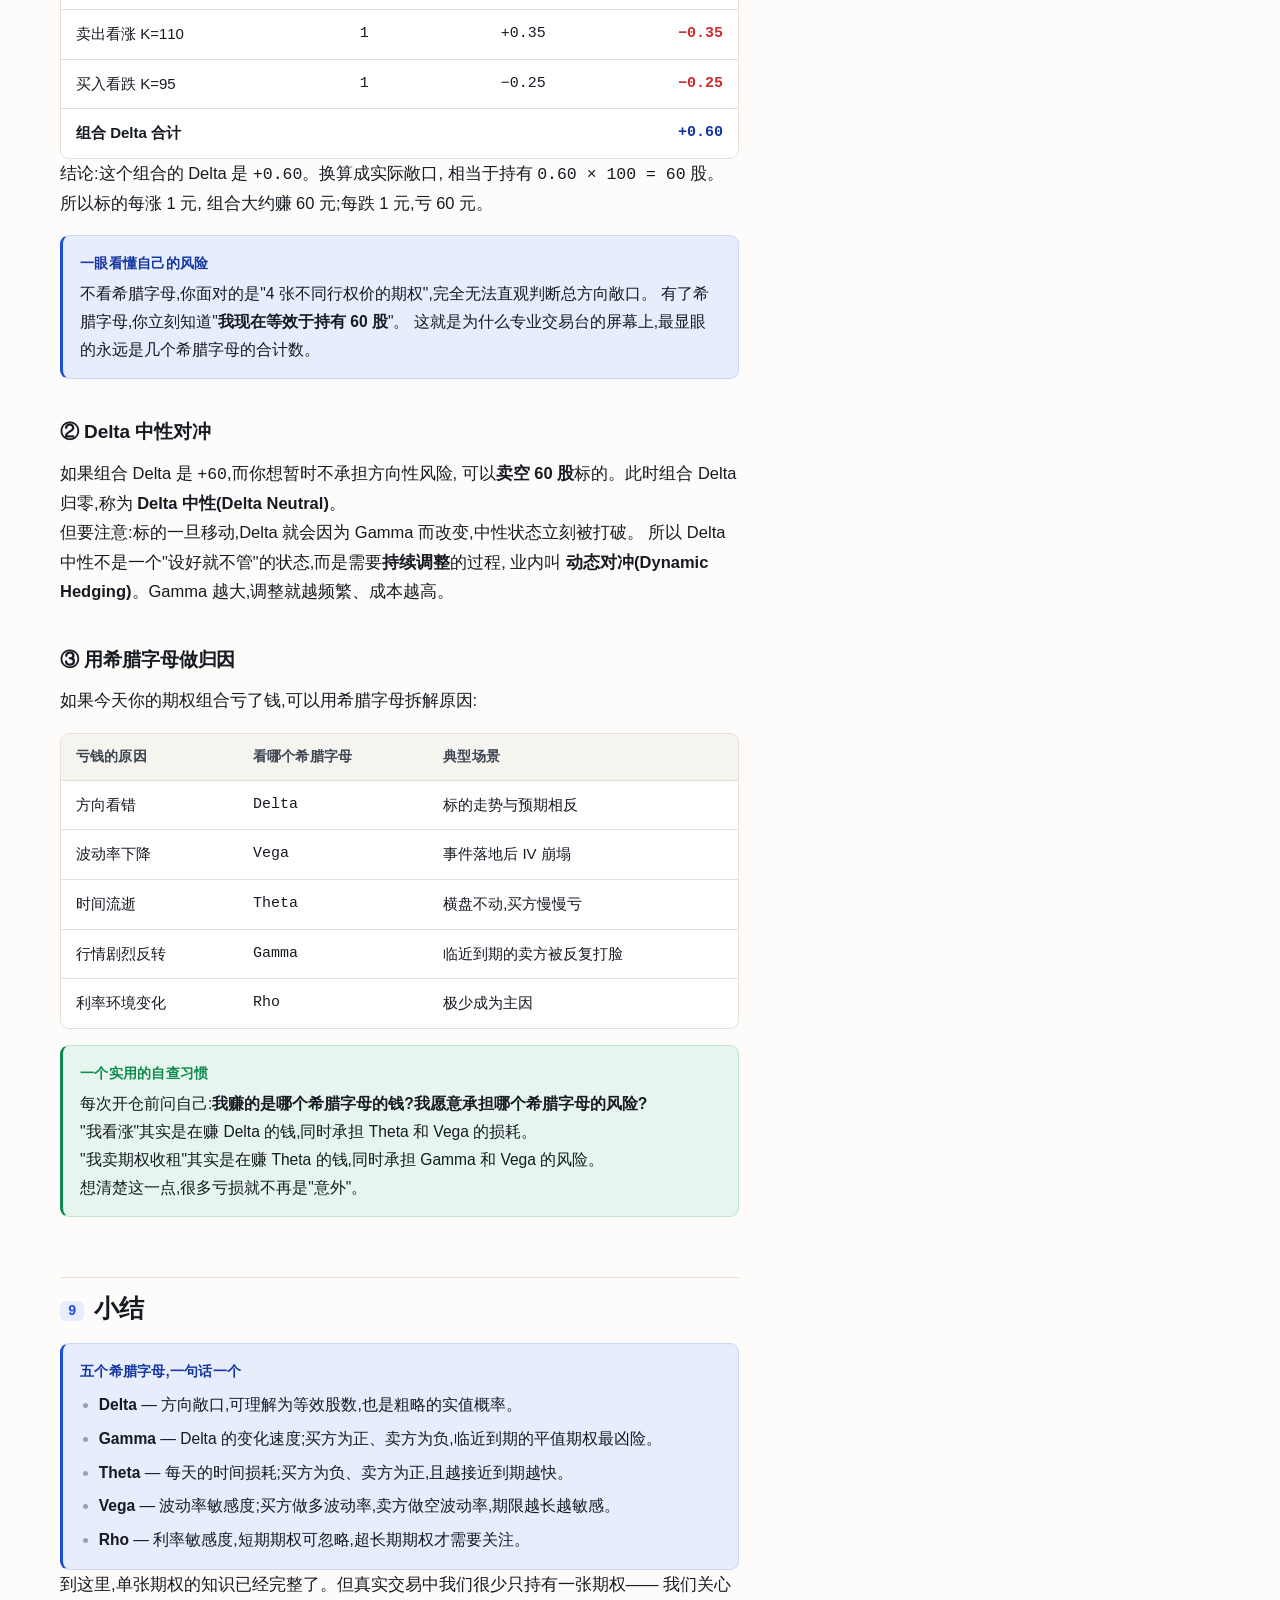
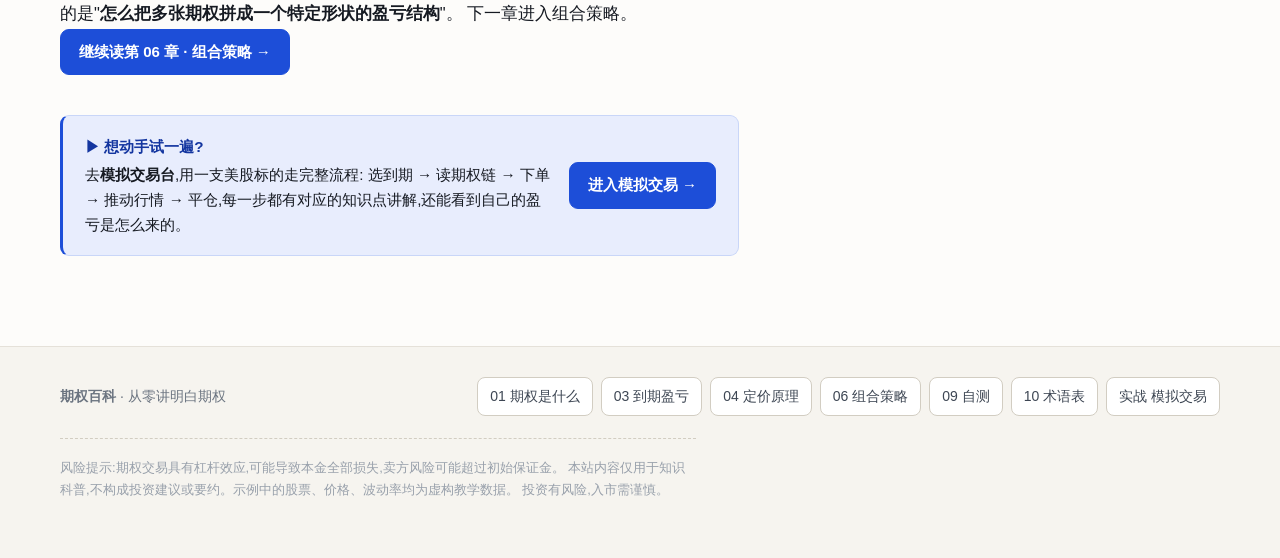
<file: greeks.html>
<!DOCTYPE html>
<html lang="zh-CN">
<head>
<meta charset="UTF-8">
<meta name="viewport" content="width=device-width, initial-scale=1">
<title>希腊字母 — 期权百科</title>
<meta name="description" content="Delta、Gamma、Theta、Vega、Rho 分别衡量什么风险,附带可交互的敏感度曲线与实时代数值。">
<link rel="stylesheet" href="assets/style.css">
<script>/* 首次绘制前应用已保存的主题,避免闪烁 */
try{var t=localStorage.getItem("optionswiki-theme");if(t==="dark"||t==="light")document.documentElement.setAttribute("data-theme",t)}catch(e){}</script>
</head>
<body>
<a class="skip" href="#main">跳到正文</a>

<header class="topbar">
  <div class="topbar__inner">
    <a class="brand" href="index.html"><span class="brand__mark">◈</span>期权百科</a>
    <button class="navtoggle" aria-expanded="false" aria-controls="sitenav">目录</button>
    <nav class="sitenav" id="sitenav">
      <a href="basics.html"><span class="navnum">01</span>期权是什么</a>
      <a href="contract.html"><span class="navnum">02</span>合约要素</a>
      <a href="payoff.html"><span class="navnum">03</span>到期盈亏</a>
      <a href="pricing.html"><span class="navnum">04</span>定价原理</a>
      <a href="greeks.html"><span class="navnum">05</span>希腊字母</a>
      <a href="strategies.html"><span class="navnum">06</span>组合策略</a>
      <a href="risk.html"><span class="navnum">07</span>风险与保证金</a>
      <a href="market.html"><span class="navnum">08</span>市场与实务</a>
      <a href="quiz.html"><span class="navnum">09</span>自测</a>
      <a href="glossary.html"><span class="navnum">10</span>术语表</a>
      <a href="simulator.html" class="navcta"><span class="navnum">实战</span>模拟交易</a>
    </nav>
    <button class="theme-toggle" data-theme-toggle aria-label="切换深浅色主题" title="切换深浅色主题">◐</button>
  </div>
</header>

<main id="main" class="wrap">
  <div class="layout">
    <article class="prose">

      <div class="pagehead">
        <p class="eyebrow">第 05 章 · 风险的刻度</p>
        <h1>希腊字母:风险的五个刻度</h1>
        <p class="lede">
          期权价格受五个因素影响,但"影响"是个模糊的词。希腊字母把这五个影响
          量化成了五个数字——它们才是交易员真正盯着的仪表盘。
        </p>
      </div>

      <h2><span class="hnum">1</span>希腊字母到底是什么</h2>

      <p>
        上一章我们知道,期权价格由 <span class="var">S</span>、<span class="var">K</span>、
        <span class="var">T</span>、<span class="var">σ</span>、<span class="var">r</span> 五个变量决定。
        但"股价涨 1 元,期权涨多少?"这个问题,光看价格曲线是答不清楚的。
      </p>

      <p>
        希腊字母做的事情非常简单:<strong>把期权价格对每一个变量求一次"敏感度"</strong>。
        用开车打比方——期权价格是车速,希腊字母就是仪表盘:
      </p>

      <div class="grid grid--3">
        <div class="card card--flat">
          <span class="readout__k">Delta</span>
          <p class="small muted" style="margin:4px 0 0">速度表<br>"标的价格动一小步,我动多少"</p>
        </div>
        <div class="card card--flat">
          <span class="readout__k">Gamma</span>
          <p class="small muted" style="margin:4px 0 0">加速度表<br>"我的速度本身在怎么变"</p>
        </div>
        <div class="card card--flat">
          <span class="readout__k">Theta</span>
          <p class="small muted" style="margin:4px 0 0">油表<br>"什么都不做,每小时漏掉多少"</p>
        </div>
        <div class="card card--flat">
          <span class="readout__k">Vega</span>
          <p class="small muted" style="margin:4px 0 0">气压表<br>"市场情绪一变,我受多大影响"</p>
        </div>
        <div class="card card--flat">
          <span class="readout__k">Rho</span>
          <p class="small muted" style="margin:4px 0 0">利率表<br>"利率变了对我的影响(通常很小)"</p>
        </div>
      </div>

      <div class="callout callout--key mt">
        <span class="callout__t">为什么值得学</span>
        因为<strong>希腊字母是可以相加的</strong>。你手里 10 张不同行权价、不同到期日的期权,
        把各自的 Delta 加起来,就得到整个组合的 Delta——一眼就知道"标的涨 1 元,我这个组合大约赚多少"。
        这是期权风控能够工程化的根本原因。
      </div>

      <h2 id="delta"><span class="hnum">2</span>Delta:方向敏感度</h2>

      <p>
        <strong>Delta = 标的价格每变动 1 元,期权价格变动多少元。</strong>
      </p>

      <div class="grid grid--2">
        <div class="card">
          <h3 class="card__title">看涨期权 Delta</h3>
          <p class="small muted" style="margin:0 0 8px">取值范围 <span class="mono">0 ~ +1</span></p>
          <ul class="small" style="margin:0;padding-left:1.2em">
            <li>深度虚值 → 接近 <span class="mono">0</span></li>
            <li>平值 → 约 <span class="mono">±0.5</span></li>
            <li>深度实值 → 接近 <span class="mono">+1</span></li>
          </ul>
        </div>
        <div class="card">
          <h3 class="card__title">看跌期权 Delta</h3>
          <p class="small muted" style="margin:0 0 8px">取值范围 <span class="mono">−1 ~ 0</span></p>
          <ul class="small" style="margin:0;padding-left:1.2em">
            <li>深度虚值 → 接近 <span class="mono">0</span></li>
            <li>平值 → 约 <span class="mono">−0.5</span></li>
            <li>深度实值 → 接近 <span class="mono">−1</span></li>
          </ul>
        </div>
      </div>

      <h3>最好用的一个直觉:Delta ≈ 等效股数</h3>

      <p>
        假设一张看涨期权的 Delta 是 <span class="mono">0.60</span>,合约乘数是 100。那么持有这 1 张期权,
        在<strong>很小的价格变动范围内</strong>,盈亏感受大致相当于持有
        <span class="mono">0.60 × 100 = 60</span> 股该股票。
      </p>

      <p>
        所以 Delta 有三个实用读法:
      </p>
      <ol>
        <li><strong>等效仓位</strong>:告诉我这 1 张期权相当于多少股。</li>
        <li><strong>对冲比率</strong>:我要卖空多少股,才能把这个方向性风险抵消掉(即 Delta 中性)。</li>
        <li><strong>粗略的概率</strong>:平值看涨 Delta ≈ 0.5,大致对应"到期为实值的概率约 50%"。
          这不严格,但在快速判断时非常有用。</li>
      </ol>

      <div class="callout callout--warn">
        <span class="callout__t">卖方记得加负号</span>
        卖出一张看涨期权,Delta 是<strong>负的</strong>。因为你的盈亏和标的方向相反:
        标的涨,你亏。所以"卖出 Delta 0.6 的看涨"等效于"做空 60 股"。
        这正是备兑开仓(持股 + 卖看涨)能降低组合波动的原因——两者 Delta 部分抵消。
      </div>

      <h2><span class="hnum">3</span>Gamma:Delta 的变化速度</h2>

      <p>
        Delta 本身不是常数。标的价格一动,Delta 就变。Gamma 衡量的正是"<strong>Delta 变化得有多快</strong>"。
      </p>

      <div class="formula">
        <div class="formula__body">Gamma ≈ Delta 的变化量 / 标的价格的变化量</div>
        <div class="formula__note">
          开车比喻:Delta 是速度,<strong>Gamma 是加速度</strong>。
          Gamma 大的头寸,你会感觉"越涨越快"或"越跌越快",很难稳住。
        </div>
      </div>

      <h3>Gamma 的关键性质</h3>
      <ul>
        <li><strong>看涨和看跌的 Gamma 完全相同</strong>(都是正数,只要你是买方)。买方 Gamma 为正,卖方 Gamma 为负。</li>
        <li><strong>平值期权的 Gamma 最大</strong>,深度实值和深度虚值都很小。</li>
        <li><strong>越接近到期,Gama 越极端</strong>:平值期权的 Gamma 会爆炸式上升,深度虚值的则趋近于 0。
          这是"到期日风险"的数学根源。</li>
      </ul>

      <div class="callout callout--warn">
        <span class="callout__t">Gamma 风险:卖方最怕的东西</span>
        卖出平值期权、且临近到期时,你的 Gamma 是很大的负数。
        标的稍微一动,Delta 就剧烈变化,仓位方向迅速反转——
        这就是为什么"<strong>到期日附近的平值期权卖方</strong>"被认为是最危险的位置之一。
        Gamma 亏损往往来得又快又猛,而且<strong>不能用"我方向看对了"来解释</strong>。
      </div>

      <h2 id="theta"><span class="hnum">4</span>Theta:时间衰减</h2>

      <p>
        <strong>Theta = 每过一天,期权价格损失多少(其他条件不变)。</strong>
        Theta 通常是<strong>负数</strong>(对买方而言),因为它衡量的是"什么都不做时的损耗"。
      </p>

      <div class="callout callout--key">
        <span class="callout__t">Theta 是买方的敌人,卖方的朋友</span>
        买方 Theta 为负:每天都在漏钱。<br>
        卖方 Theta 为正:每天都在收钱。<br>
        这是期权与股票最本质的差异之一——<strong>股票没有"必然损耗"这项成本,期权有。</strong>
      </div>

      <h3>Theta 不是匀速的</h3>

      <p>
        很多人以为时间价值是"按天平均分摊"的,其实完全不是。它有三个特点:
      </p>

      <ul>
        <li><strong>非线性加速</strong>:前 30 天慢慢磨,最后 30 天急速掉。剩余时间越短,Theta 的绝对值越大。</li>
        <li><strong>平值附近最大</strong>:平值期权的不确定性最高,所以时间价值最多,衰减也最快。</li>
        <li><strong>周末不过期但不计息</strong>:期权按自然日衰减,但市场周末不开——所以周一开盘常能看到明显的价值损耗。</li>
      </ul>

      <h2 id="vega"><span class="hnum">5</span>Vega:波动率敏感度</h2>

      <p>
        <strong>Vega = 隐含波动率每变动 1 个百分点,期权价格变动多少。</strong>
      </p>

      <p>
        Vega 是五个希腊字母里<strong>最容易被新手忽略、却最容易造成意外亏损</strong>的一个。
        原因很简单:前面几个都对应"看得见"的东西(股价、时间),而 Vega 对应的是
        "<strong>市场情绪</strong>"——一个没有行情图可看的变量。
      </p>

      <div class="grid grid--2">
        <div class="card">
          <h3 class="card__title">Vega 的性质</h3>
          <ul class="small" style="margin:0;padding-left:1.2em">
            <li>看涨、看跌的 Vega <strong>相同</strong></li>
            <li>平值附近最大</li>
            <li><strong>剩余时间越长,Vega 越大</strong>(与 Theta 相反)</li>
            <li>买方 Vega 为正,卖方为负</li>
          </ul>
        </div>
        <div class="card">
          <h3 class="card__title">为什么长短期权 Vega 更大</h3>
          <p class="small muted" style="margin:0">
            因为"未来的不确定性"在更长时间里才有发挥空间。
            一个还有半年的期权,波动率预期从 30% 变到 40% 会显著改变结局;
            而一个明天就到期、且已经很虚值的期权,波动率再怎么变也救不回来了。
          </p>
        </div>
      </div>

      <div class="callout callout--warn mt">
        <span class="callout__t">Vega 亏损的典型剧本</span>
        财报公布前,某股 IV 从 30% 飙到 80%,你买入看涨期权。
        财报后股价确实涨了,但 IV 崩回 35%——<strong>Vega 的巨额亏损吃掉了方向上的盈利</strong>。
        这就是第 <a href="pricing.html">04 章</a>讲过的 IV Crush。
        记住:<strong>买入期权 = 做多波动率,卖出期权 = 做空波动率</strong>。
      </div>

      <h2><span class="hnum">6</span>Rho:利率敏感度</h2>

      <p>
        <strong>Rho = 无风险利率每变动 1 个百分点,期权价格变动多少。</strong>
      </p>

      <p>
        对绝大多数个人交易者来说,Rho 是可以<strong>暂时忽略</strong>的那一个。原因:
        短期期权的价格里,折现效应占比极小;而利率本身变动也很缓慢。
      </p>

      <p>
        它只在两种场景下变得重要:
      </p>
      <ul>
        <li><strong>超长期期权</strong>(如期限两年以上的 LEAPS),折现效应累积明显。</li>
        <li><strong>利率剧烈变动期</strong>(如快速加息周期),深度实值期权会受较大影响。</li>
      </ul>

      <h2><span class="hnum">7</span>动手调:五维仪表盘</h2>

      <p>
        下面这个仪表盘会实时显示一张期权的全部五个希腊字母。
        你还可以选择把其中任意一个"画成曲线",看它如何随标的价格变化。
      </p>

      <div class="panel">
        <div class="panel__head">
          <h3 class="panel__t">希腊字母仪表盘</h3>
          <p class="panel__hint">左侧调参数 → 右侧看数值与曲线</p>
        </div>

        <div class="panel__body">
          <div class="controls">
            <div class="field">
              <label>期权类型</label>
              <div class="seg" id="gTypeSeg">
                <button type="button" data-val="call" aria-pressed="true">看涨 Call</button>
                <button type="button" data-val="put" aria-pressed="false">看跌 Put</button>
              </div>
            </div>

            <div class="field">
              <label>标的现价 S <span class="field__val" data-for="gS">—</span></label>
              <input type="range" id="gS" min="60" max="140" step="1" value="100">
            </div>

            <div class="field">
              <label>行权价 K <span class="field__val" data-for="gK">—</span></label>
              <input type="range" id="gK" min="60" max="140" step="1" value="100">
            </div>

            <div class="field">
              <label>剩余天数 <span class="field__val" data-for="gD">—</span></label>
              <input type="range" id="gD" min="1" max="365" step="1" value="60">
              <p class="field__hint">拖到 1 天:看 Gamma 爆炸、Theta 加速</p>
            </div>

            <div class="field">
              <label>隐含波动率 <span class="field__val" data-for="gV">—</span></label>
              <input type="range" id="gV" min="5" max="150" step="1" value="30">
            </div>

            <div class="field">
              <label>无风险利率 <span class="field__val" data-for="gR">—</span></label>
              <input type="range" id="gR" min="0" max="100" step="1" value="2">
            </div>

            <hr class="rule" style="margin:4px 0">

            <div class="field">
              <label>画哪条曲线</label>
              <div class="seg" id="gPickSeg">
                <button type="button" data-val="delta" aria-pressed="true">Delta</button>
                <button type="button" data-val="gamma" aria-pressed="false">Gamma</button>
                <button type="button" data-val="theta" aria-pressed="false">Theta</button>
                <button type="button" data-val="vega" aria-pressed="false">Vega</button>
                <button type="button" data-val="rho" aria-pressed="false">Rho</button>
              </div>
            </div>
          </div>

          <div>
            <div class="readout">
              <div class="readout__item">
                <span class="readout__k">Delta</span>
                <div class="readout__v" id="kDelta">—</div>
                <span class="readout__note">标的涨 1 元,期权变动</span>
              </div>
              <div class="readout__item">
                <span class="readout__k">Gamma</span>
                <div class="readout__v" id="kGamma">—</div>
                <span class="readout__note">标的涨 1 元,Delta 变动</span>
              </div>
              <div class="readout__item">
                <span class="readout__k">Theta / 天</span>
                <div class="readout__v" id="kTheta">—</div>
                <span class="readout__note">每天损耗</span>
              </div>
              <div class="readout__item">
                <span class="readout__k">Vega</span>
                <div class="readout__v" id="kVega">—</div>
                <span class="readout__note">IV 涨 1 个点,期权变动</span>
              </div>
              <div class="readout__item">
                <span class="readout__k">Rho</span>
                <div class="readout__v" id="kRho">—</div>
                <span class="readout__note">利率涨 1 个点,期权变动</span>
              </div>
            </div>

            <div class="tablewrap mt">
              <table style="min-width:auto">
                <thead>
                  <tr><th>项目</th><th class="num">数值</th><th>说明</th></tr>
                </thead>
                <tbody>
                  <tr><td>理论价</td><td class="num mono" id="kPrice">—</td><td class="small muted">BS 模型计算</td></tr>
                  <tr><td>内在价值</td><td class="num mono" id="kInt">—</td><td class="small muted">立刻行权能拿到的</td></tr>
                  <tr><td>时间价值</td><td class="num mono" id="kTime">—</td><td class="small muted">到期必然归零的部分</td></tr>
                  <tr><td>实值概率</td><td class="num mono" id="kProb">—</td><td class="small muted">风险中性下的近似</td></tr>
                  <tr><td>1 张等效股数</td><td class="num mono" id="kEquiv">—</td><td class="small muted">Delta × 100</td></tr>
                  <tr><td>盈亏平衡点</td><td class="num mono" id="kBe">—</td><td class="small muted">到期不赚不亏的价位</td></tr>
                </tbody>
              </table>
            </div>

            <div class="chartbox mt">
              <canvas id="greekChart" height="320" role="img" aria-label="希腊字母随标的价格变化的曲线"></canvas>
            </div>
            <div class="legend">
              <span><i id="lg1" style="background:var(--profit)"></i><span id="lgName1">看涨</span></span>
              <span><i id="lg2" style="background:var(--accent)"></i><span id="lgName2">看跌</span></span>
              <span><i style="background:var(--ink4)"></i>行权价 K</span>
              <span><i style="background:var(--gold)"></i>标的现价</span>
            </div>
            <p class="small muted" style="margin:10px 0 0" id="greekNote">—</p>
          </div>
        </div>
      </div>

      <div class="callout callout--tip mt">
        <span class="callout__t">在仪表盘上找这几个现象</span>
        ① 选 <strong>Gamma</strong>,把剩余天数拖到 1 天:平值附近出现一个尖峰——这就是 Gamma 风险。<br>
        ② 选 <strong>Theta</strong>,剩余天数从 365 拖到 1:曲线整体大幅下移,平值处最深——时间越紧,损耗越快。<br>
        ③ 选 <strong>Vega</strong>,剩余天数从 1 拖到 365:曲线明显变高——长期期权对波动率更敏感。<br>
        ④ 选 <strong>Rho</strong>:曲线几乎贴在零轴上,数值极小——理解为什么它可以被忽略。<br>
        ⑤ 选 <strong>Gamma</strong> 或 <strong>Vega</strong>:看涨与看跌两条线<strong>完全重合</strong>——它们对看涨看跌是一样的。
      </div>

      <h2><span class="hnum">8</span>希腊字母怎么真正用起来</h2>

      <h3>① 组合层面相加</h3>

      <p>
        这是希腊字母最强大的性质。假设你持有以下头寸(每张乘数 100):
      </p>

      <div class="tablewrap">
        <table>
          <thead>
            <tr><th>头寸</th><th class="num">数量</th><th class="num">单张 Delta</th><th class="num">贡献 Delta</th></tr>
          </thead>
          <tbody>
            <tr><td>买入看涨 K=100</td><td class="num">2</td><td class="num">+0.60</td><td class="num pos">+1.20</td></tr>
            <tr><td>卖出看涨 K=110</td><td class="num">1</td><td class="num">+0.35</td><td class="num neg">−0.35</td></tr>
            <tr><td>买入看跌 K=95</td><td class="num">1</td><td class="num">−0.25</td><td class="num neg">−0.25</td></tr>
            <tr style="font-weight:700">
              <td colspan="3">组合 Delta 合计</td><td class="num" style="color:var(--accent-2)">+0.60</td>
            </tr>
          </tbody>
        </table>
      </div>

      <p>
        结论:这个组合的 Delta 是 <span class="mono">+0.60</span>。换算成实际敞口,
        相当于持有 <span class="mono">0.60 × 100 = 60</span> 股。所以标的每涨 1 元,
        组合大约赚 60 元;每跌 1 元,亏 60 元。
      </p>

      <div class="callout callout--key">
        <span class="callout__t">一眼看懂自己的风险</span>
        不看希腊字母,你面对的是"4 张不同行权价的期权",完全无法直观判断总方向敞口。
        有了希腊字母,你立刻知道"<strong>我现在等效于持有 60 股</strong>"。
        这就是为什么专业交易台的屏幕上,最显眼的永远是几个希腊字母的合计数。
      </div>

      <h3>② Delta 中性对冲</h3>

      <p>
        如果组合 Delta 是 <span class="mono">+60</span>,而你想暂时不承担方向性风险,
        可以<strong>卖空 60 股</strong>标的。此时组合 Delta 归零,称为 <strong>Delta 中性(Delta Neutral)</strong>。
      </p>

      <p>
        但要注意:标的一旦移动,Delta 就会因为 Gamma 而改变,中性状态立刻被打破。
        所以 Delta 中性不是一个"设好就不管"的状态,而是需要<strong>持续调整</strong>的过程,
        业内叫 <strong>动态对冲(Dynamic Hedging)</strong>。Gamma 越大,调整就越频繁、成本越高。
      </p>

      <h3>③ 用希腊字母做归因</h3>

      <p>
        如果今天你的期权组合亏了钱,可以用希腊字母拆解原因:
      </p>

      <div class="tablewrap">
        <table>
          <thead>
            <tr><th>亏钱的原因</th><th>看哪个希腊字母</th><th>典型场景</th></tr>
          </thead>
          <tbody>
            <tr><td>方向看错</td><td class="mono">Delta</td><td>标的走势与预期相反</td></tr>
            <tr><td>波动率下降</td><td class="mono">Vega</td><td>事件落地后 IV 崩塌</td></tr>
            <tr><td>时间流逝</td><td class="mono">Theta</td><td>横盘不动,买方慢慢亏</td></tr>
            <tr><td>行情剧烈反转</td><td class="mono">Gamma</td><td>临近到期的卖方被反复打脸</td></tr>
            <tr><td>利率环境变化</td><td class="mono">Rho</td><td>极少成为主因</td></tr>
          </tbody>
        </table>
      </div>

      <div class="callout callout--tip">
        <span class="callout__t">一个实用的自查习惯</span>
        每次开仓前问自己:<strong>我赚的是哪个希腊字母的钱?我愿意承担哪个希腊字母的风险?</strong><br>
        "我看涨"其实是在赚 Delta 的钱,同时承担 Theta 和 Vega 的损耗。<br>
        "我卖期权收租"其实是在赚 Theta 的钱,同时承担 Gamma 和 Vega 的风险。<br>
        想清楚这一点,很多亏损就不再是"意外"。
      </div>

      <h2><span class="hnum">9</span>小结</h2>

      <div class="callout callout--key">
        <span class="callout__t">五个希腊字母,一句话一个</span>
        <ul style="margin:8px 0 0;padding-left:1.2em">
          <li><strong>Delta</strong> — 方向敞口,可理解为等效股数,也是粗略的实值概率。</li>
          <li><strong>Gamma</strong> — Delta 的变化速度;买方为正、卖方为负,临近到期的平值期权最凶险。</li>
          <li><strong>Theta</strong> — 每天的时间损耗;买方为负、卖方为正,且越接近到期越快。</li>
          <li><strong>Vega</strong> — 波动率敏感度;买方做多波动率,卖方做空波动率,期限越长越敏感。</li>
          <li><strong>Rho</strong> — 利率敏感度,短期期权可忽略,超长期期权才需要关注。</li>
        </ul>
      </div>

      <p>
        到这里,单张期权的知识已经完整了。但真实交易中我们很少只持有一张期权——
        我们关心的是"<strong>怎么把多张期权拼成一个特定形状的盈亏结构</strong>"。
        下一章进入组合策略。
      </p>

      <p class="mt2">
        <a class="btn" href="strategies.html" style="display:inline-block">继续读第 06 章 · 组合策略 →</a>
      </p>

      <div class="chaptercta">
        <div class="chaptercta__txt">
          <span class="chaptercta__t">▶ 想动手试一遍?</span>
          去<strong>模拟交易台</strong>,用一支美股标的走完整流程:
          选到期 → 读期权链 → 下单 → 推动行情 → 平仓,每一步都有对应的知识点讲解,还能看到自己的盈亏是怎么来的。
        </div>
        <a class="btn" href="simulator.html">进入模拟交易 →</a>
      </div>

    </article>

    <aside class="toc" data-toc><p class="toc__title">本页目录</p></aside>
  </div>
</main>

<footer class="sitefoot">
  <div class="wrap">
    <div class="sitefoot__row">
      <div><strong>期权百科</strong> · 从零讲明白期权</div>
      <nav class="footnav">
        <a href="basics.html">01 期权是什么</a>
        <a href="payoff.html">03 到期盈亏</a>
        <a href="pricing.html">04 定价原理</a>
        <a href="strategies.html">06 组合策略</a>
        <a href="quiz.html">09 自测</a>
        <a href="glossary.html">10 术语表</a>
        <a href="simulator.html">实战 模拟交易</a>
      </nav>
    </div>
    <p class="disclaimer">
      风险提示:期权交易具有杠杆效应,可能导致本金全部损失,卖方风险可能超过初始保证金。
      本站内容仅用于知识科普,不构成投资建议或要约。示例中的股票、价格、波动率均为虚构教学数据。
      投资有风险,入市需谨慎。
    </p>
  </div>
</footer>

<script src="assets/bs.js"></script>
<script src="assets/charts.js"></script>
<script src="assets/site.js"></script>
<script>
(function () {
  'use strict';

  var st = { type: 'call', S: 100, K: 100, days: 60, vol: 30, rate: 2, pick: 'delta' };

  var canvas = document.getElementById('greekChart');

  function params(type, S) {
    return {
      type: type, S: S, K: st.K,
      T: st.days / 365,
      sigma: st.vol / 100,
      r: st.rate / 100
    };
  }

  var GREEK_META = {
    delta: {
      label: 'Delta', note: 'Delta 衡量方向敏感度:标的每涨 1 元,期权价格变动多少。看涨区间 0~1,看跌区间 −1~0。平值约 ±0.5。',
      pick: function (r) { return r.delta; }
    },
    gamma: {
      label: 'Gamma', note: 'Gamma 衡量 Delta 的变化速度。看涨看跌完全相同(买方为正)。平值最大,且越接近到期越极端——这就是到期日 Gamma 风险的来源。',
      pick: function (r) { return r.gamma; }
    },
    theta: {
      label: 'Theta/天', note: 'Theta 是每天的时间损耗。买方为负(漏钱),卖方为正(收钱)。注意曲线在平值处最深,且剩余时间越短损耗越快。',
      pick: function (r) { return BS.thetaPerDay(r.theta); }
    },
    vega: {
      label: 'Vega', note: 'Vega 衡量隐含波动率敏感度:IV 每涨 1 个百分点,期权价格变动多少。看涨看跌相同,剩余时间越长 Vega 越大。',
      pick: function (r) { return BS.vegaPerPct(r.vega); }
    },
    rho: {
      label: 'Rho', note: 'Rho 衡量利率敏感度:利率每涨 1 个百分点,期权价格变动多少。数值通常很小,短期期权可忽略。',
      pick: function (r) { return BS.rhoPerPct(r.rho); }
    }
  };

  function render() {
    var res = BS.price(params(st.type, st.S));
    var meta = GREEK_META[st.pick];

    // 五维读数
    document.getElementById('kDelta').textContent = res.delta.toFixed(3);
    document.getElementById('kGamma').textContent = res.gamma.toFixed(4);
    var th = BS.thetaPerDay(res.theta);
    var thEl = document.getElementById('kTheta');
    thEl.textContent = th.toFixed(4);
    thEl.style.color = th < 0 ? 'var(--loss)' : 'var(--profit)';
    document.getElementById('kVega').textContent = BS.vegaPerPct(res.vega).toFixed(3);
    document.getElementById('kRho').textContent = BS.rhoPerPct(res.rho).toFixed(4);

    document.getElementById('kPrice').textContent = res.price.toFixed(3);
    document.getElementById('kInt').textContent = res.intrinsic.toFixed(3);
    document.getElementById('kTime').textContent = res.timeValue.toFixed(3);
    document.getElementById('kProb').textContent = (res.probITM * 100).toFixed(1) + '%';
    document.getElementById('kEquiv').textContent = (res.delta * 100).toFixed(1) + ' 股';

    var be = st.type === 'call' ? st.K + res.price : st.K - res.price;
    document.getElementById('kBe').textContent = be.toFixed(2);

    // 曲线
    if (canvas) {
      var lo = Math.max(1, Math.round(st.K * 0.6));
      var hi = Math.round(st.K * 1.45);
      var callPts = [], putPts = [];
      var N = 150;
      for (var i = 0; i <= N; i++) {
        var S = lo + (hi - lo) * i / N;
        callPts.push([S, meta.pick(BS.price(params('call', S)))]);
        putPts.push([S, meta.pick(BS.price(params('put', S)))]);
      }

      Charts.bind(canvas, function () {
        Charts.lines(canvas, {
          height: 320,
          series: [
            { name: '看涨', color: Charts.PALETTE.profit, points: callPts, width: 2.6 },
            { name: '看跌', color: Charts.PALETTE.accent, points: putPts, width: 2.6, dash: [6, 4] }
          ],
          xLabel: '标的价格', yLabel: meta.label,
          includeZero: true,
          xFmt: function (v) { return v.toFixed(0); },
          yFmt: function (v) { return v.toFixed(Math.abs(v) < 1 ? 3 : 2); },
          vlines: [
            { v: st.K, label: 'K=' + st.K.toFixed(0), color: Charts.PALETTE.ink4 },
            { v: st.S, label: '现价', color: Charts.PALETTE.gold, dash: [] }
          ]
        });
      });
    }

    document.getElementById('lgName1').textContent = '看涨 ' + meta.label;
    document.getElementById('lgName2').textContent = '看跌 ' + meta.label;
    document.getElementById('greekNote').textContent = meta.note;
  }

  Site.bindSeg('gTypeSeg', function (v) { st.type = v; render(); }, 'call');
  Site.bindSeg('gPickSeg', function (v) { st.pick = v; render(); }, 'delta');

  Site.bindSlider('gS', function (v) { st.S = v; render(); }, function (v) { return v.toFixed(0); });
  Site.bindSlider('gK', function (v) { st.K = v; render(); }, function (v) { return v.toFixed(0); });
  Site.bindSlider('gD', function (v) { st.days = v; render(); }, function (v) { return v.toFixed(0) + ' 天'; });
  Site.bindSlider('gV', function (v) { st.vol = v; render(); }, function (v) { return v.toFixed(0) + '%'; });
  Site.bindSlider('gR', function (v) { st.rate = v; render(); }, function (v) { return v.toFixed(0) + '%'; });

  render();
})();
</script>
</body>
</html>
</file>
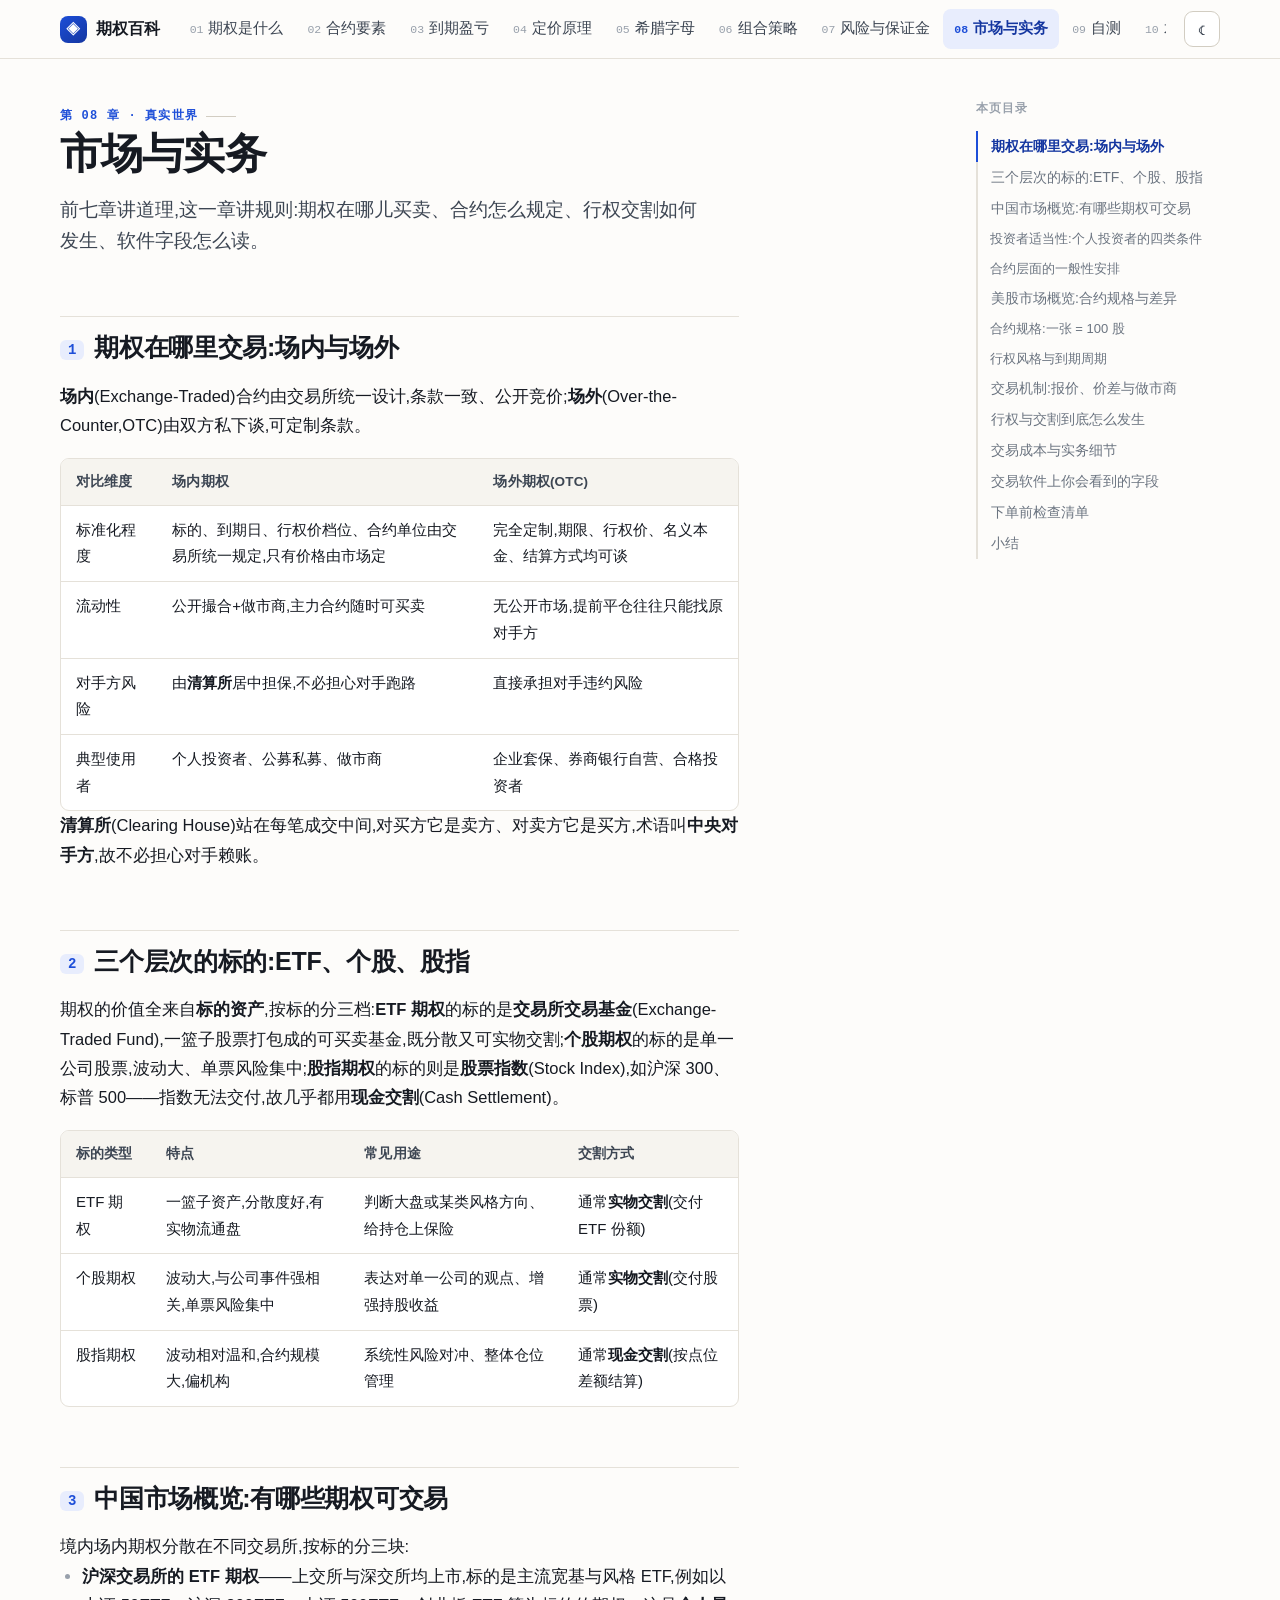
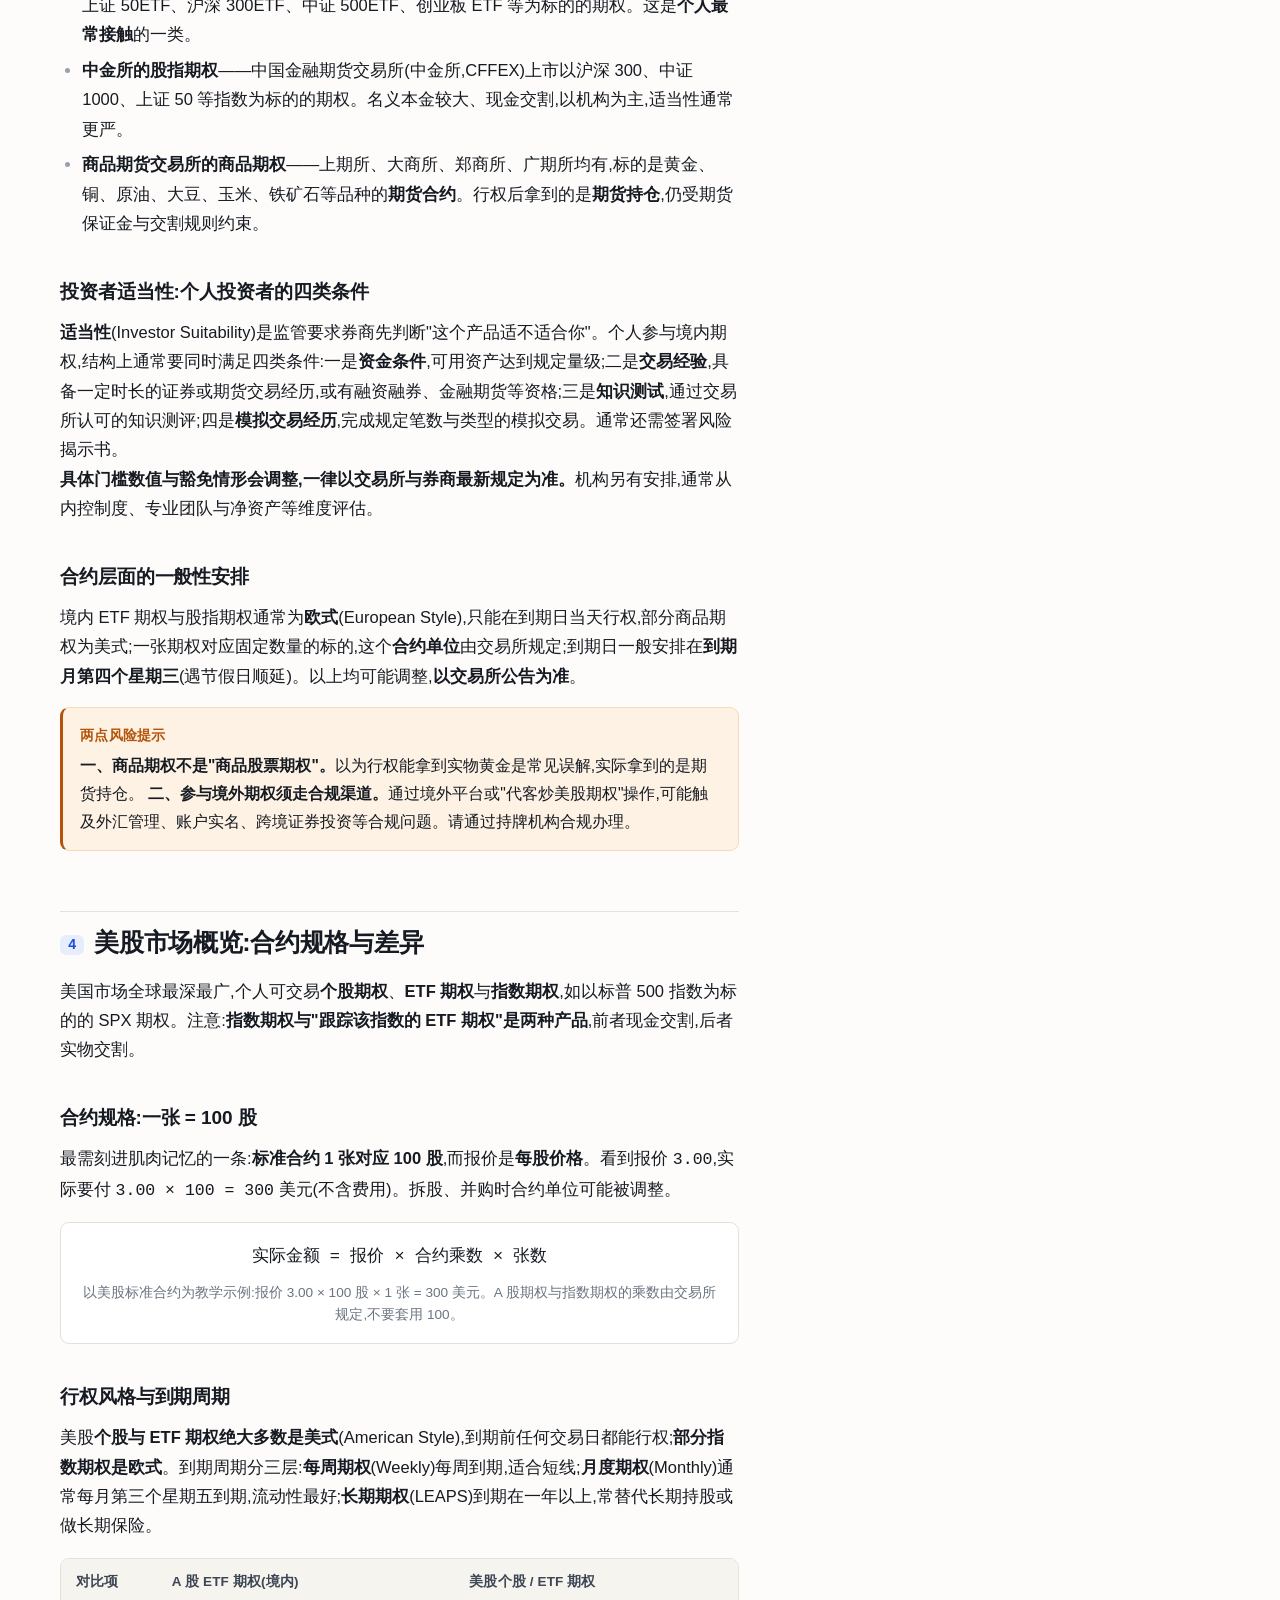
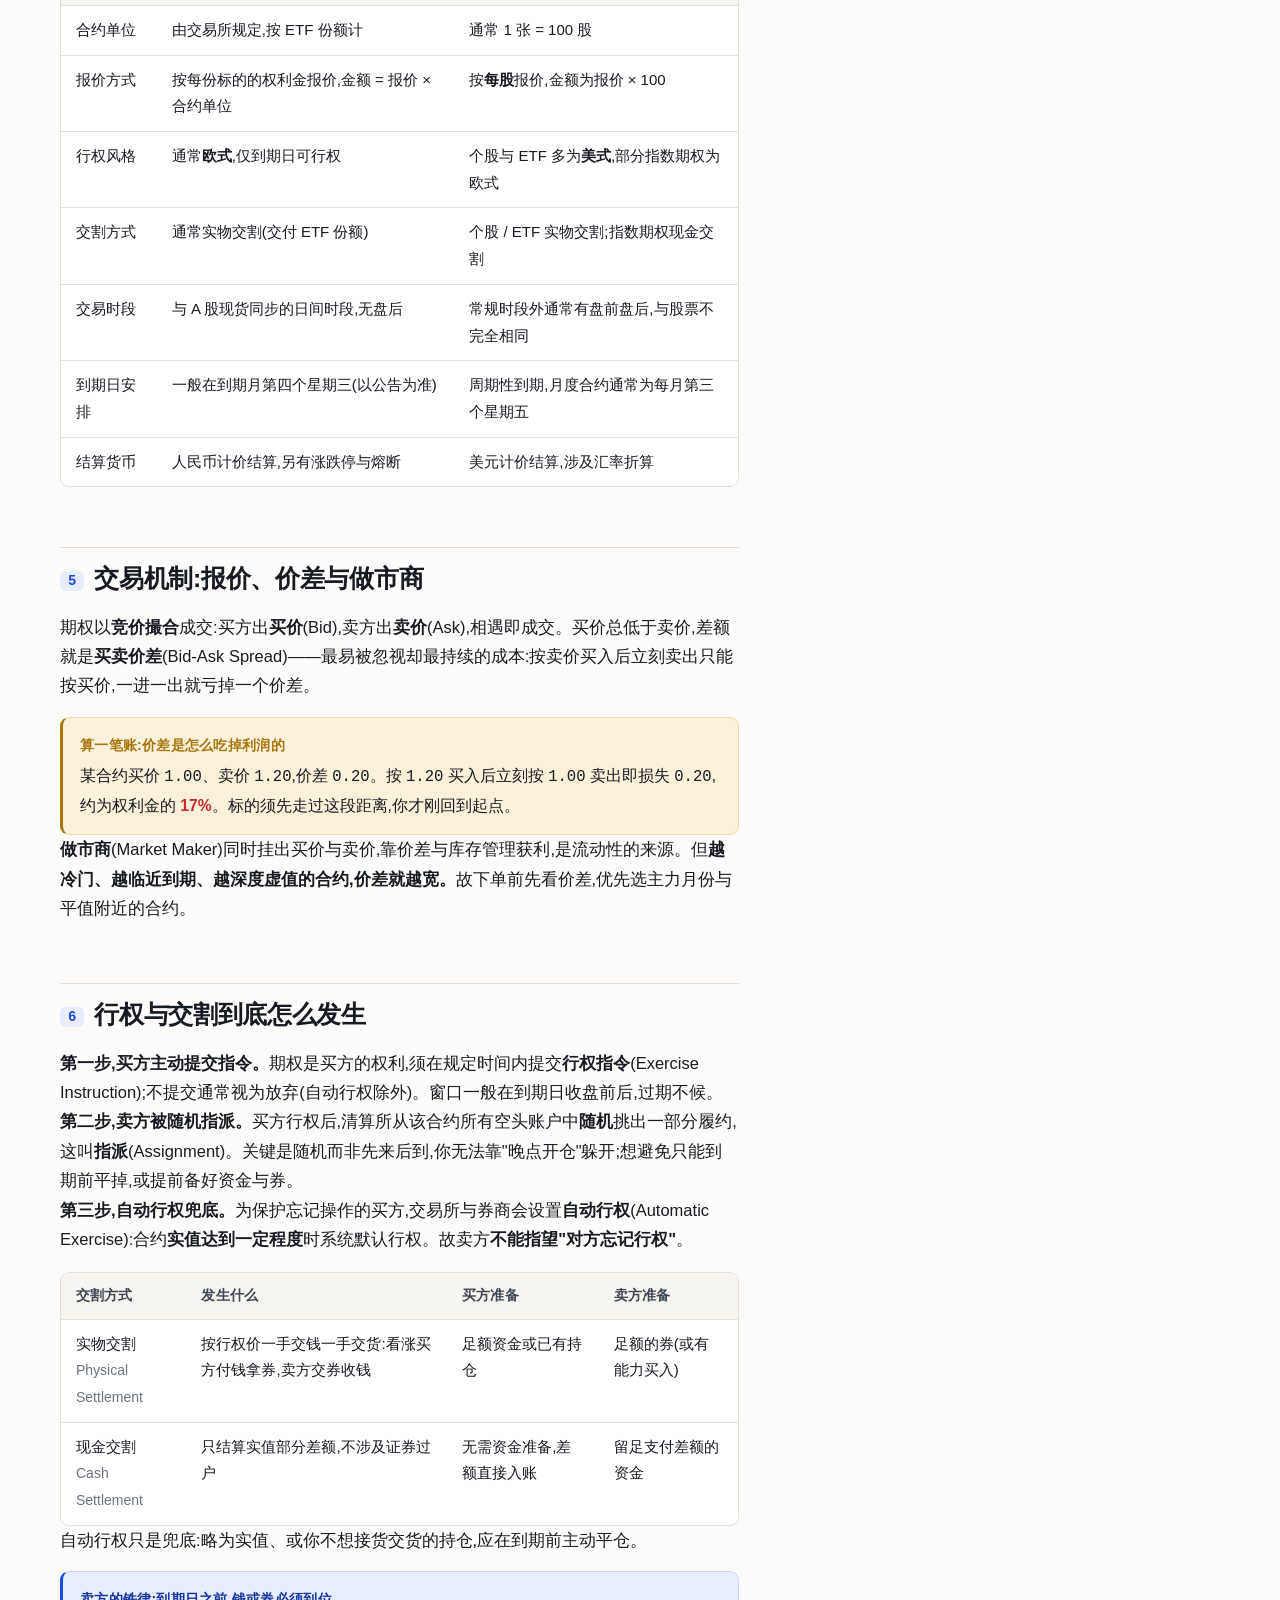
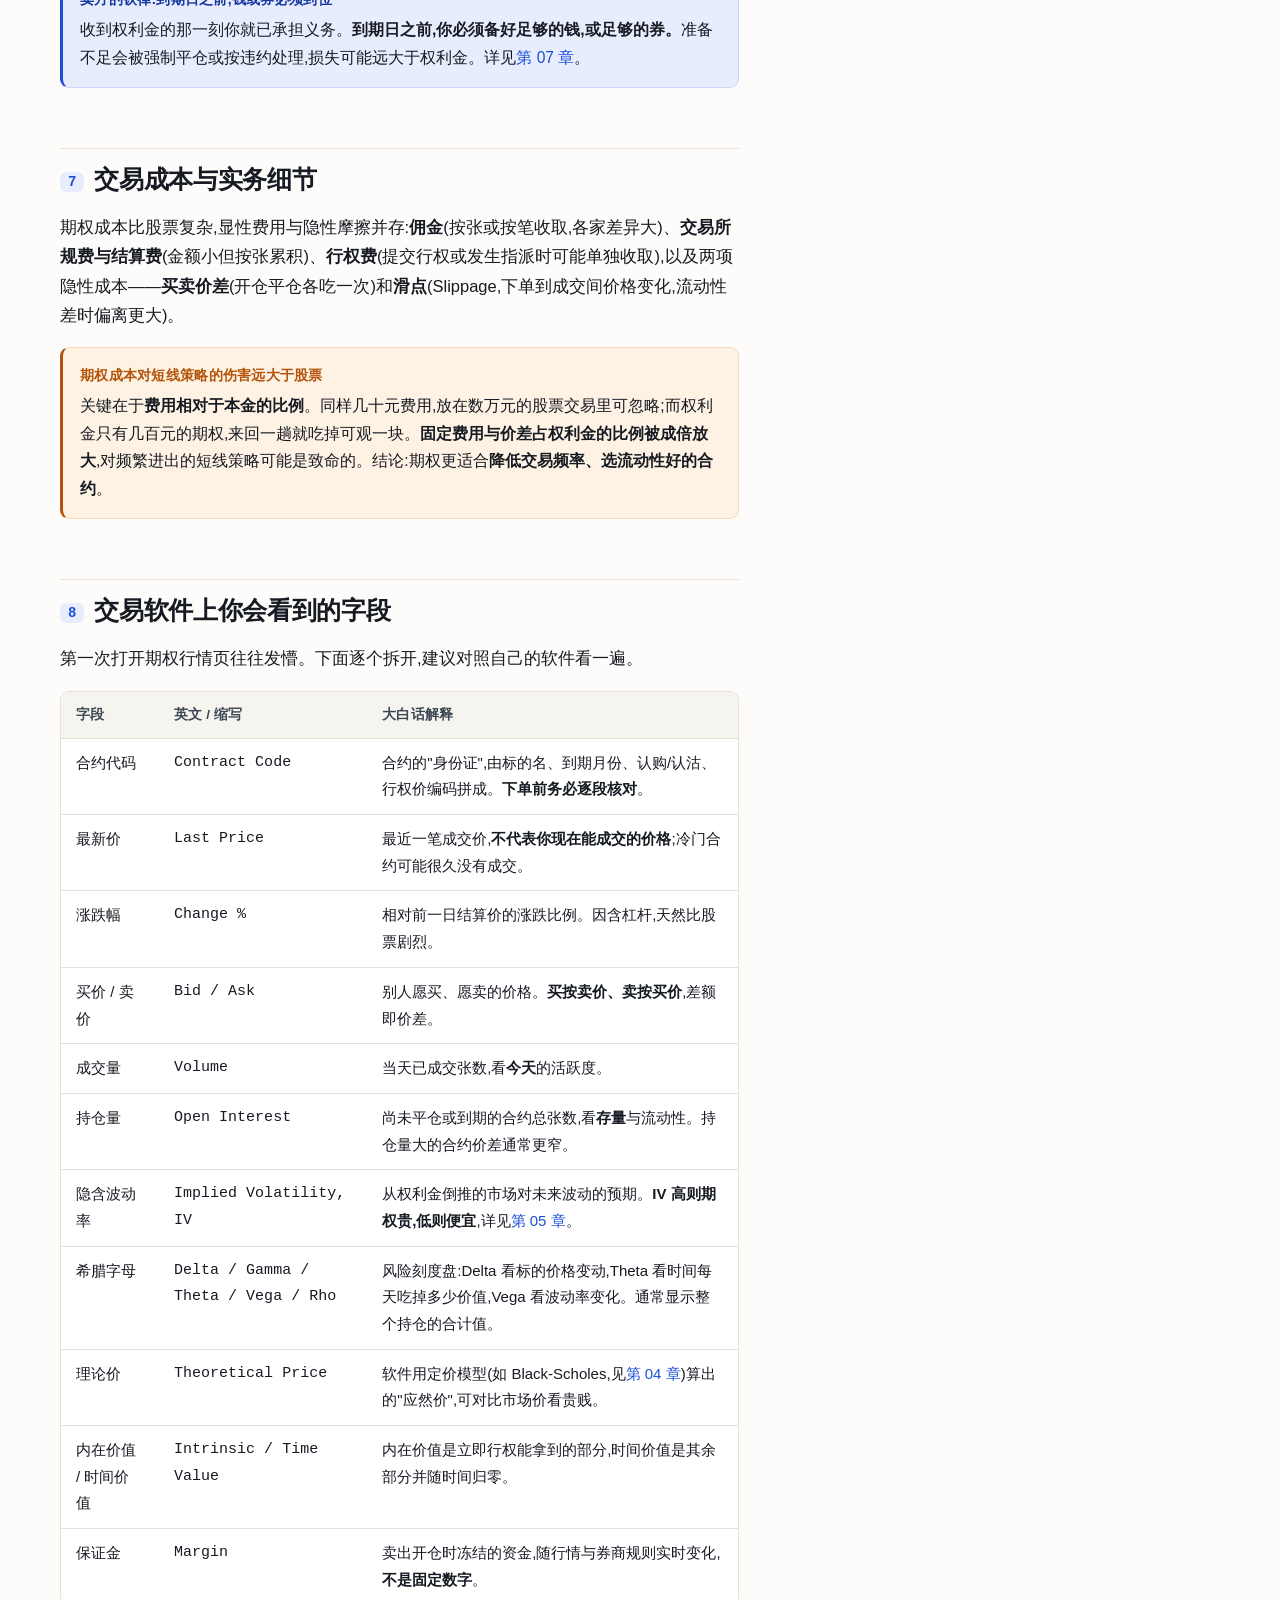
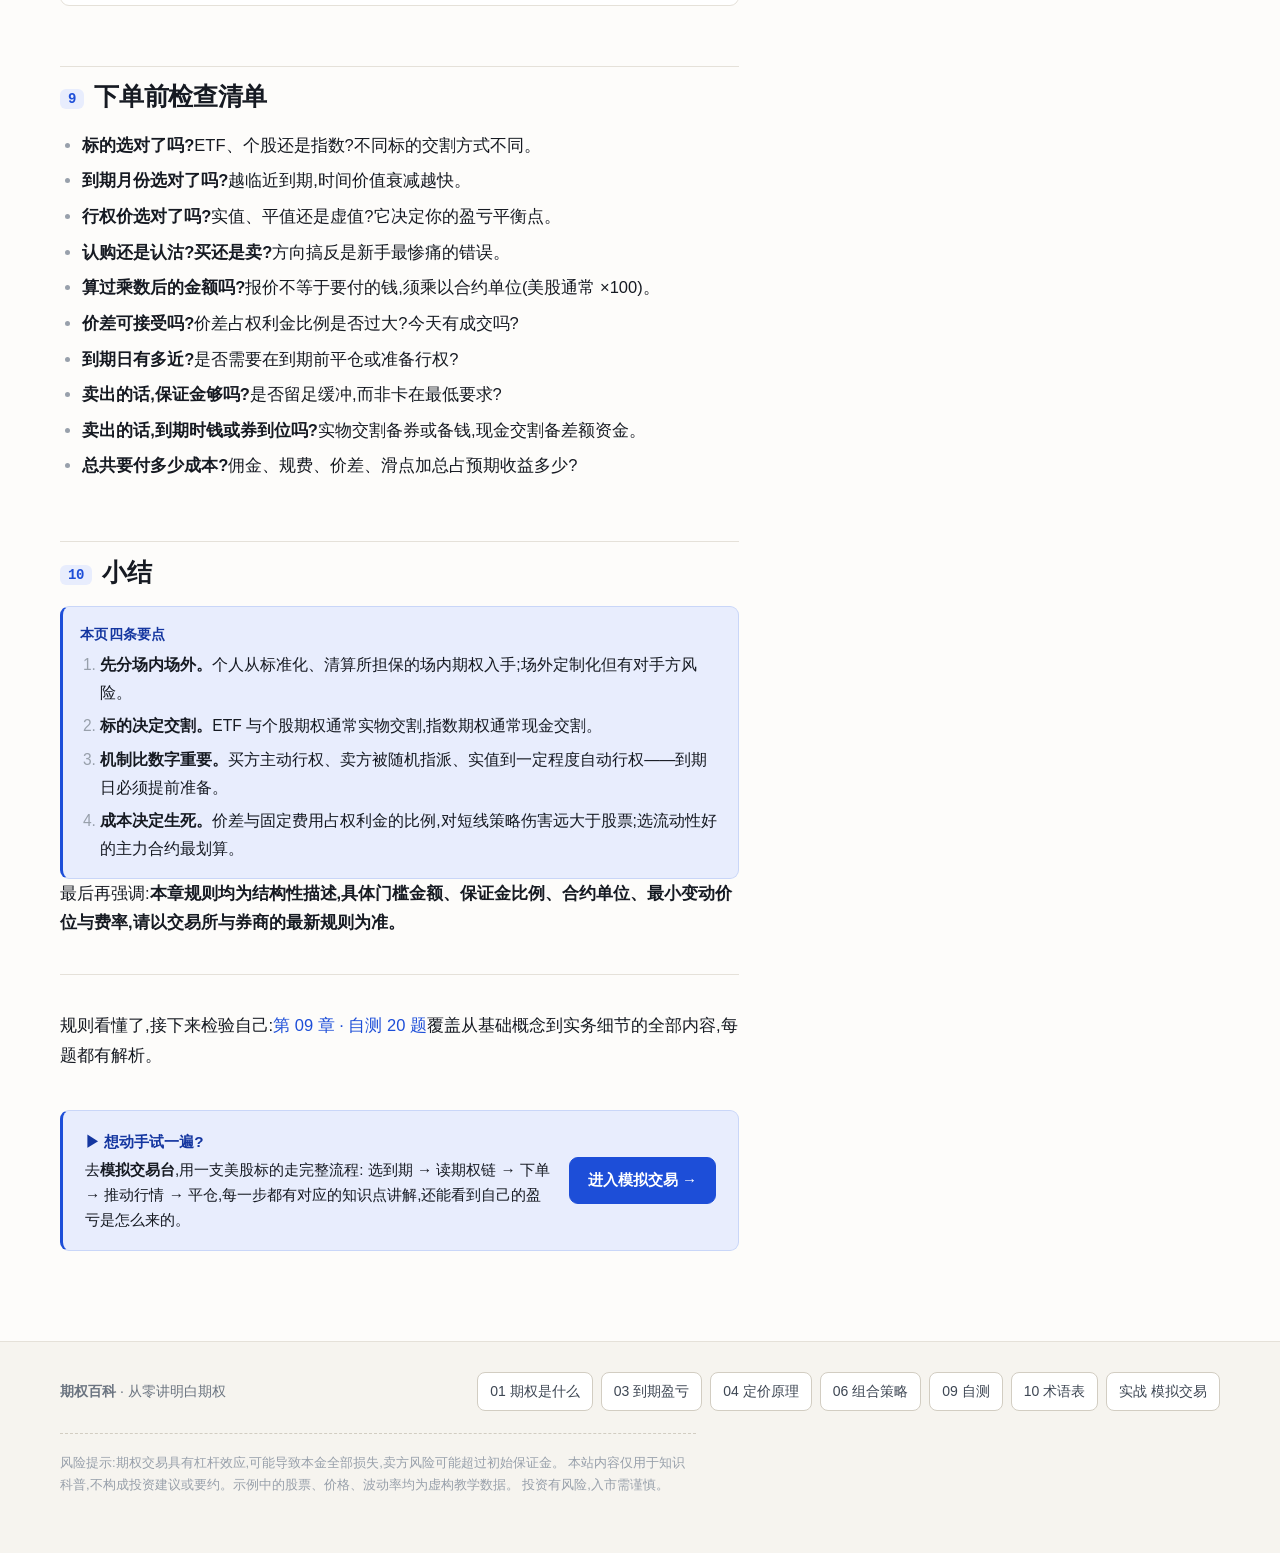
<file: market.html>
<!DOCTYPE html>
<html lang="zh-CN">
<head>
<meta charset="UTF-8">
<meta name="viewport" content="width=device-width, initial-scale=1">
<title>市场与实务 — 期权百科</title>
<meta name="description" content="A 股 ETF 期权、股指期权、商品期权与美股期权的结构性对比;行权与交割怎么发生;交易软件字段怎么读;下单前检查清单。">
<link rel="stylesheet" href="assets/style.css">
<script>/* 首次绘制前应用已保存的主题,避免闪烁 */
try{var t=localStorage.getItem("optionswiki-theme");if(t==="dark"||t==="light")document.documentElement.setAttribute("data-theme",t)}catch(e){}</script>
</head>
<body>
<a class="skip" href="#main">跳到正文</a>

<header class="topbar">
  <div class="topbar__inner">
    <a class="brand" href="index.html"><span class="brand__mark">◈</span>期权百科</a>
    <button class="navtoggle" aria-expanded="false" aria-controls="sitenav">目录</button>
    <nav class="sitenav" id="sitenav">
      <a href="basics.html"><span class="navnum">01</span>期权是什么</a>
      <a href="contract.html"><span class="navnum">02</span>合约要素</a>
      <a href="payoff.html"><span class="navnum">03</span>到期盈亏</a>
      <a href="pricing.html"><span class="navnum">04</span>定价原理</a>
      <a href="greeks.html"><span class="navnum">05</span>希腊字母</a>
      <a href="strategies.html"><span class="navnum">06</span>组合策略</a>
      <a href="risk.html"><span class="navnum">07</span>风险与保证金</a>
      <a href="market.html"><span class="navnum">08</span>市场与实务</a>
      <a href="quiz.html"><span class="navnum">09</span>自测</a>
      <a href="glossary.html"><span class="navnum">10</span>术语表</a>
      <a href="simulator.html" class="navcta"><span class="navnum">实战</span>模拟交易</a>
    </nav>
    <button class="theme-toggle" data-theme-toggle aria-label="切换深浅色主题" title="切换深浅色主题">◐</button>
  </div>
</header>

<main id="main" class="wrap">
  <div class="layout">
    <article class="prose">

      <div class="pagehead">
        <p class="eyebrow">第 08 章 · 真实世界</p>
        <h1>市场与实务</h1>
        <p class="lede">前七章讲道理,这一章讲规则:期权在哪儿买卖、合约怎么规定、行权交割如何发生、软件字段怎么读。</p>
      </div>

      <h2><span class="hnum">1</span>期权在哪里交易:场内与场外</h2>
      <p><strong>场内</strong>(Exchange-Traded)合约由交易所统一设计,条款一致、公开竞价;<strong>场外</strong>(Over-the-Counter,OTC)由双方私下谈,可定制条款。</p>

      <div class="tablewrap">
        <table>
          <thead>
            <tr><th>对比维度</th><th>场内期权</th><th>场外期权(OTC)</th></tr>
          </thead>
          <tbody>
            <tr><td>标准化程度</td><td>标的、到期日、行权价档位、合约单位由交易所统一规定,只有价格由市场定</td><td>完全定制,期限、行权价、名义本金、结算方式均可谈</td></tr>
            <tr><td>流动性</td><td>公开撮合+做市商,主力合约随时可买卖</td><td>无公开市场,提前平仓往往只能找原对手方</td></tr>
            <tr><td>对手方风险</td><td>由<strong>清算所</strong>居中担保,不必担心对手跑路</td><td>直接承担对手违约风险</td></tr>
            <tr><td>典型使用者</td><td>个人投资者、公募私募、做市商</td><td>企业套保、券商银行自营、合格投资者</td></tr>
          </tbody>
        </table>
      </div>

      <p class="mt"><strong>清算所</strong>(Clearing House)站在每笔成交中间,对买方它是卖方、对卖方它是买方,术语叫<strong>中央对手方</strong>,故不必担心对手赖账。</p>

      <h2><span class="hnum">2</span>三个层次的标的:ETF、个股、股指</h2>
      <p>期权的价值全来自<strong>标的资产</strong>,按标的分三档:<strong>ETF 期权</strong>的标的是<strong>交易所交易基金</strong>(Exchange-Traded Fund),一篮子股票打包成的可买卖基金,既分散又可实物交割;<strong>个股期权</strong>的标的是单一公司股票,波动大、单票风险集中;<strong>股指期权</strong>的标的则是<strong>股票指数</strong>(Stock Index),如沪深 300、标普 500——指数无法交付,故几乎都用<strong>现金交割</strong>(Cash Settlement)。</p>

      <div class="tablewrap">
        <table>
          <thead>
            <tr><th>标的类型</th><th>特点</th><th>常见用途</th><th>交割方式</th></tr>
          </thead>
          <tbody>
            <tr><td>ETF 期权</td><td>一篮子资产,分散度好,有实物流通盘</td><td>判断大盘或某类风格方向、给持仓上保险</td><td>通常<strong>实物交割</strong>(交付 ETF 份额)</td></tr>
            <tr><td>个股期权</td><td>波动大,与公司事件强相关,单票风险集中</td><td>表达对单一公司的观点、增强持股收益</td><td>通常<strong>实物交割</strong>(交付股票)</td></tr>
            <tr><td>股指期权</td><td>波动相对温和,合约规模大,偏机构</td><td>系统性风险对冲、整体仓位管理</td><td>通常<strong>现金交割</strong>(按点位差额结算)</td></tr>
          </tbody>
        </table>
      </div>

      <h2><span class="hnum">3</span>中国市场概览:有哪些期权可交易</h2>
      <p>境内场内期权分散在不同交易所,按标的分三块:</p>
      <ul>
        <li><strong>沪深交易所的 ETF 期权</strong>——上交所与深交所均上市,标的是主流宽基与风格 ETF,例如以上证 50ETF、沪深 300ETF、中证 500ETF、创业板 ETF 等为标的的期权。这是<strong>个人最常接触</strong>的一类。</li>
        <li><strong>中金所的股指期权</strong>——中国金融期货交易所(中金所,CFFEX)上市以沪深 300、中证 1000、上证 50 等指数为标的的期权。名义本金较大、现金交割,以机构为主,适当性通常更严。</li>
        <li><strong>商品期货交易所的商品期权</strong>——上期所、大商所、郑商所、广期所均有,标的是黄金、铜、原油、大豆、玉米、铁矿石等品种的<strong>期货合约</strong>。行权后拿到的是<strong>期货持仓</strong>,仍受期货保证金与交割规则约束。</li>
      </ul>

      <h3>投资者适当性:个人投资者的四类条件</h3>
      <p><strong>适当性</strong>(Investor Suitability)是监管要求券商先判断"这个产品适不适合你"。个人参与境内期权,结构上通常要同时满足四类条件:一是<strong>资金条件</strong>,可用资产达到规定量级;二是<strong>交易经验</strong>,具备一定时长的证券或期货交易经历,或有融资融券、金融期货等资格;三是<strong>知识测试</strong>,通过交易所认可的知识测评;四是<strong>模拟交易经历</strong>,完成规定笔数与类型的模拟交易。通常还需签署风险揭示书。</p>
      <p><strong>具体门槛数值与豁免情形会调整,一律以交易所与券商最新规定为准。</strong>机构另有安排,通常从内控制度、专业团队与净资产等维度评估。</p>

      <h3>合约层面的一般性安排</h3>
      <p>境内 ETF 期权与股指期权通常为<strong>欧式</strong>(European Style),只能在到期日当天行权,部分商品期权为美式;一张期权对应固定数量的标的,这个<strong>合约单位</strong>由交易所规定;到期日一般安排在<strong>到期月第四个星期三</strong>(遇节假日顺延)。以上均可能调整,<strong>以交易所公告为准</strong>。</p>

      <div class="callout callout--warn">
        <span class="callout__t">两点风险提示</span>
        <strong>一、商品期权不是"商品股票期权"。</strong>以为行权能拿到实物黄金是常见误解,实际拿到的是期货持仓。
        <strong>二、参与境外期权须走合规渠道。</strong>通过境外平台或"代客炒美股期权"操作,可能触及外汇管理、账户实名、跨境证券投资等合规问题。请通过持牌机构合规办理。
      </div>

      <h2><span class="hnum">4</span>美股市场概览:合约规格与差异</h2>
      <p>美国市场全球最深最广,个人可交易<strong>个股期权</strong>、<strong>ETF 期权</strong>与<strong>指数期权</strong>,如以标普 500 指数为标的的 SPX 期权。注意:<strong>指数期权与"跟踪该指数的 ETF 期权"是两种产品</strong>,前者现金交割,后者实物交割。</p>

      <h3>合约规格:一张 = 100 股</h3>
      <p>最需刻进肌肉记忆的一条:<strong>标准合约 1 张对应 100 股</strong>,而报价是<strong>每股价格</strong>。看到报价 <span class="mono">3.00</span>,实际要付 <span class="mono">3.00 × 100 = 300</span> 美元(不含费用)。拆股、并购时合约单位可能被调整。</p>

      <div class="formula">
        <div class="formula__body">实际金额 = 报价 × 合约乘数 × 张数</div>
        <div class="formula__note">以美股标准合约为教学示例:报价 3.00 × 100 股 × 1 张 = 300 美元。A 股期权与指数期权的乘数由交易所规定,不要套用 100。</div>
      </div>

      <h3>行权风格与到期周期</h3>
      <p>美股<strong>个股与 ETF 期权绝大多数是美式</strong>(American Style),到期前任何交易日都能行权;<strong>部分指数期权是欧式</strong>。到期周期分三层:<strong>每周期权</strong>(Weekly)每周到期,适合短线;<strong>月度期权</strong>(Monthly)通常每月第三个星期五到期,流动性最好;<strong>长期期权</strong>(LEAPS)到期在一年以上,常替代长期持股或做长期保险。</p>

      <div class="tablewrap">
        <table>
          <thead>
            <tr><th>对比项</th><th>A 股 ETF 期权(境内)</th><th>美股个股 / ETF 期权</th></tr>
          </thead>
          <tbody>
            <tr><td>合约单位</td><td>由交易所规定,按 ETF 份额计</td><td>通常 1 张 = 100 股</td></tr>
            <tr><td>报价方式</td><td>按每份标的的权利金报价,金额 = 报价 × 合约单位</td><td>按<strong>每股</strong>报价,金额为报价 × 100</td></tr>
            <tr><td>行权风格</td><td>通常<strong>欧式</strong>,仅到期日可行权</td><td>个股与 ETF 多为<strong>美式</strong>,部分指数期权为欧式</td></tr>
            <tr><td>交割方式</td><td>通常实物交割(交付 ETF 份额)</td><td>个股 / ETF 实物交割;指数期权现金交割</td></tr>
            <tr><td>交易时段</td><td>与 A 股现货同步的日间时段,无盘后</td><td>常规时段外通常有盘前盘后,与股票不完全相同</td></tr>
            <tr><td>到期日安排</td><td>一般在到期月第四个星期三(以公告为准)</td><td>周期性到期,月度合约通常为每月第三个星期五</td></tr>
            <tr><td>结算货币</td><td>人民币计价结算,另有涨跌停与熔断</td><td>美元计价结算,涉及汇率折算</td></tr>
          </tbody>
        </table>
      </div>

      <h2><span class="hnum">5</span>交易机制:报价、价差与做市商</h2>
      <p>期权以<strong>竞价撮合</strong>成交:买方出<strong>买价</strong>(Bid),卖方出<strong>卖价</strong>(Ask),相遇即成交。买价总低于卖价,差额就是<strong>买卖价差</strong>(Bid-Ask Spread)——最易被忽视却最持续的成本:按卖价买入后立刻卖出只能按买价,一进一出就亏掉一个价差。</p>

      <div class="callout callout--case">
        <span class="callout__t">算一笔账:价差是怎么吃掉利润的</span>
        某合约买价 <span class="mono">1.00</span>、卖价 <span class="mono">1.20</span>,价差 <span class="mono">0.20</span>。按 <span class="mono">1.20</span> 买入后立刻按 <span class="mono">1.00</span> 卖出即损失 <span class="mono">0.20</span>,约为权利金的 <span class="neg">17%</span>。标的须先走过这段距离,你才刚回到起点。
      </div>

      <p class="mt"><strong>做市商</strong>(Market Maker)同时挂出买价与卖价,靠价差与库存管理获利,是流动性的来源。但<strong>越冷门、越临近到期、越深度虚值的合约,价差就越宽。</strong>故下单前先看价差,优先选主力月份与平值附近的合约。</p>

      <h2><span class="hnum">6</span>行权与交割到底怎么发生</h2>
      <p><strong>第一步,买方主动提交指令。</strong>期权是买方的权利,须在规定时间内提交<strong>行权指令</strong>(Exercise Instruction);不提交通常视为放弃(自动行权除外)。窗口一般在到期日收盘前后,过期不候。</p>
      <p><strong>第二步,卖方被随机指派。</strong>买方行权后,清算所从该合约所有空头账户中<strong>随机</strong>挑出一部分履约,这叫<strong>指派</strong>(Assignment)。关键是随机而非先来后到,你无法靠"晚点开仓"躲开;想避免只能到期前平掉,或提前备好资金与券。</p>
      <p><strong>第三步,自动行权兜底。</strong>为保护忘记操作的买方,交易所与券商会设置<strong>自动行权</strong>(Automatic Exercise):合约<strong>实值达到一定程度</strong>时系统默认行权。故卖方<strong>不能指望"对方忘记行权"</strong>。</p>

      <div class="tablewrap">
        <table>
          <thead>
            <tr><th>交割方式</th><th>发生什么</th><th>买方准备</th><th>卖方准备</th></tr>
          </thead>
          <tbody>
            <tr><td>实物交割<br><span class="small muted">Physical Settlement</span></td><td>按行权价一手交钱一手交货:看涨买方付钱拿券,卖方交券收钱</td><td>足额资金或已有持仓</td><td>足额的券(或有能力买入)</td></tr>
            <tr><td>现金交割<br><span class="small muted">Cash Settlement</span></td><td>只结算实值部分差额,不涉及证券过户</td><td>无需资金准备,差额直接入账</td><td>留足支付差额的资金</td></tr>
          </tbody>
        </table>
      </div>
      <p class="mt">自动行权只是兜底:略为实值、或你不想接货交货的持仓,应在到期前主动平仓。</p>

      <div class="callout callout--key">
        <span class="callout__t">卖方的铁律:到期日之前,钱或券必须到位</span>
        收到权利金的那一刻你就已承担义务。<strong>到期日之前,你必须备好足够的钱,或足够的券。</strong>准备不足会被强制平仓或按违约处理,损失可能远大于权利金。详见<a href="risk.html">第 07 章</a>。
      </div>

      <h2><span class="hnum">7</span>交易成本与实务细节</h2>
      <p>期权成本比股票复杂,显性费用与隐性摩擦并存:<strong>佣金</strong>(按张或按笔收取,各家差异大)、<strong>交易所规费与结算费</strong>(金额小但按张累积)、<strong>行权费</strong>(提交行权或发生指派时可能单独收取),以及两项隐性成本——<strong>买卖价差</strong>(开仓平仓各吃一次)和<strong>滑点</strong>(Slippage,下单到成交间价格变化,流动性差时偏离更大)。</p>

      <div class="callout callout--warn">
        <span class="callout__t">期权成本对短线策略的伤害远大于股票</span>
        关键在于<strong>费用相对于本金的比例</strong>。同样几十元费用,放在数万元的股票交易里可忽略;而权利金只有几百元的期权,来回一趟就吃掉可观一块。<strong>固定费用与价差占权利金的比例被成倍放大</strong>,对频繁进出的短线策略可能是致命的。结论:期权更适合<strong>降低交易频率、选流动性好的合约</strong>。
      </div>

      <h2><span class="hnum">8</span>交易软件上你会看到的字段</h2>
      <p>第一次打开期权行情页往往发懵。下面逐个拆开,建议对照自己的软件看一遍。</p>

      <div class="tablewrap">
        <table>
          <thead>
            <tr><th>字段</th><th>英文 / 缩写</th><th>大白话解释</th></tr>
          </thead>
          <tbody>
            <tr><td>合约代码</td><td class="mono">Contract Code</td><td>合约的"身份证",由标的名、到期月份、认购/认沽、行权价编码拼成。<strong>下单前务必逐段核对</strong>。</td></tr>
            <tr><td>最新价</td><td class="mono">Last Price</td><td>最近一笔成交价,<strong>不代表你现在能成交的价格</strong>;冷门合约可能很久没有成交。</td></tr>
            <tr><td>涨跌幅</td><td class="mono">Change %</td><td>相对前一日结算价的涨跌比例。因含杠杆,天然比股票剧烈。</td></tr>
            <tr><td>买价 / 卖价</td><td class="mono">Bid / Ask</td><td>别人愿买、愿卖的价格。<strong>买按卖价、卖按买价</strong>,差额即价差。</td></tr>
            <tr><td>成交量</td><td class="mono">Volume</td><td>当天已成交张数,看<strong>今天</strong>的活跃度。</td></tr>
            <tr><td>持仓量</td><td class="mono">Open Interest</td><td>尚未平仓或到期的合约总张数,看<strong>存量</strong>与流动性。持仓量大的合约价差通常更窄。</td></tr>
            <tr><td>隐含波动率</td><td class="mono">Implied Volatility, IV</td><td>从权利金倒推的市场对未来波动的预期。<strong>IV 高则期权贵,低则便宜</strong>,详见<a href="greeks.html#vega">第 05 章</a>。</td></tr>
            <tr><td>希腊字母</td><td class="mono">Delta / Gamma / Theta / Vega / Rho</td><td>风险刻度盘:Delta 看标的价格变动,Theta 看时间每天吃掉多少价值,Vega 看波动率变化。通常显示整个持仓的合计值。</td></tr>
            <tr><td>理论价</td><td class="mono">Theoretical Price</td><td>软件用定价模型(如 Black-Scholes,见<a href="pricing.html">第 04 章</a>)算出的"应然价",可对比市场价看贵贱。</td></tr>
            <tr><td>内在价值 / 时间价值</td><td class="mono">Intrinsic / Time Value</td><td>内在价值是立即行权能拿到的部分,时间价值是其余部分并随时间归零。</td></tr>
            <tr><td>保证金</td><td class="mono">Margin</td><td>卖出开仓时冻结的资金,随行情与券商规则实时变化,<strong>不是固定数字</strong>。</td></tr>
          </tbody>
        </table>
      </div>

      <h2><span class="hnum">9</span>下单前检查清单</h2>
      <ul>
        <li><strong>标的选对了吗?</strong>ETF、个股还是指数?不同标的交割方式不同。</li>
        <li><strong>到期月份选对了吗?</strong>越临近到期,时间价值衰减越快。</li>
        <li><strong>行权价选对了吗?</strong>实值、平值还是虚值?它决定你的盈亏平衡点。</li>
        <li><strong>认购还是认沽?买还是卖?</strong>方向搞反是新手最惨痛的错误。</li>
        <li><strong>算过乘数后的金额吗?</strong>报价不等于要付的钱,须乘以合约单位(美股通常 ×100)。</li>
        <li><strong>价差可接受吗?</strong>价差占权利金比例是否过大?今天有成交吗?</li>
        <li><strong>到期日有多近?</strong>是否需要在到期前平仓或准备行权?</li>
        <li><strong>卖出的话,保证金够吗?</strong>是否留足缓冲,而非卡在最低要求?</li>
        <li><strong>卖出的话,到期时钱或券到位吗?</strong>实物交割备券或备钱,现金交割备差额资金。</li>
        <li><strong>总共要付多少成本?</strong>佣金、规费、价差、滑点加总占预期收益多少?</li>
      </ul>

      <h2><span class="hnum">10</span>小结</h2>
      <div class="callout callout--key">
        <span class="callout__t">本页四条要点</span>
        <ol style="margin:0;padding-left:1.3em">
          <li><strong>先分场内场外。</strong>个人从标准化、清算所担保的场内期权入手;场外定制化但有对手方风险。</li>
          <li><strong>标的决定交割。</strong>ETF 与个股期权通常实物交割,指数期权通常现金交割。</li>
          <li><strong>机制比数字重要。</strong>买方主动行权、卖方被随机指派、实值到一定程度自动行权——到期日必须提前准备。</li>
          <li><strong>成本决定生死。</strong>价差与固定费用占权利金的比例,对短线策略伤害远大于股票;选流动性好的主力合约最划算。</li>
        </ol>
      </div>
      <p class="mt">最后再强调:<strong>本章规则均为结构性描述,具体门槛金额、保证金比例、合约单位、最小变动价位与费率,请以交易所与券商的最新规则为准。</strong></p>

      <hr class="rule">

      <p>规则看懂了,接下来检验自己:<a href="quiz.html">第 09 章 · 自测 20 题</a>覆盖从基础概念到实务细节的全部内容,每题都有解析。</p>

      <div class="chaptercta">
        <div class="chaptercta__txt">
          <span class="chaptercta__t">▶ 想动手试一遍?</span>
          去<strong>模拟交易台</strong>,用一支美股标的走完整流程:
          选到期 → 读期权链 → 下单 → 推动行情 → 平仓,每一步都有对应的知识点讲解,还能看到自己的盈亏是怎么来的。
        </div>
        <a class="btn" href="simulator.html">进入模拟交易 →</a>
      </div>

    </article>
    <aside class="toc" data-toc><p class="toc__title">本页目录</p></aside>
  </div>
</main>

<footer class="sitefoot">
  <div class="wrap">
    <div class="sitefoot__row">
      <div><strong>期权百科</strong> · 从零讲明白期权</div>
      <nav class="footnav">
        <a href="basics.html">01 期权是什么</a>
        <a href="payoff.html">03 到期盈亏</a>
        <a href="pricing.html">04 定价原理</a>
        <a href="strategies.html">06 组合策略</a>
        <a href="quiz.html">09 自测</a>
        <a href="glossary.html">10 术语表</a>
        <a href="simulator.html">实战 模拟交易</a>
      </nav>
    </div>
    <p class="disclaimer">
      风险提示:期权交易具有杠杆效应,可能导致本金全部损失,卖方风险可能超过初始保证金。
      本站内容仅用于知识科普,不构成投资建议或要约。示例中的股票、价格、波动率均为虚构教学数据。
      投资有风险,入市需谨慎。
    </p>
  </div>
</footer>

<script src="assets/bs.js"></script>
<script src="assets/charts.js"></script>
<script src="assets/site.js"></script>
</body>
</html>
</file>
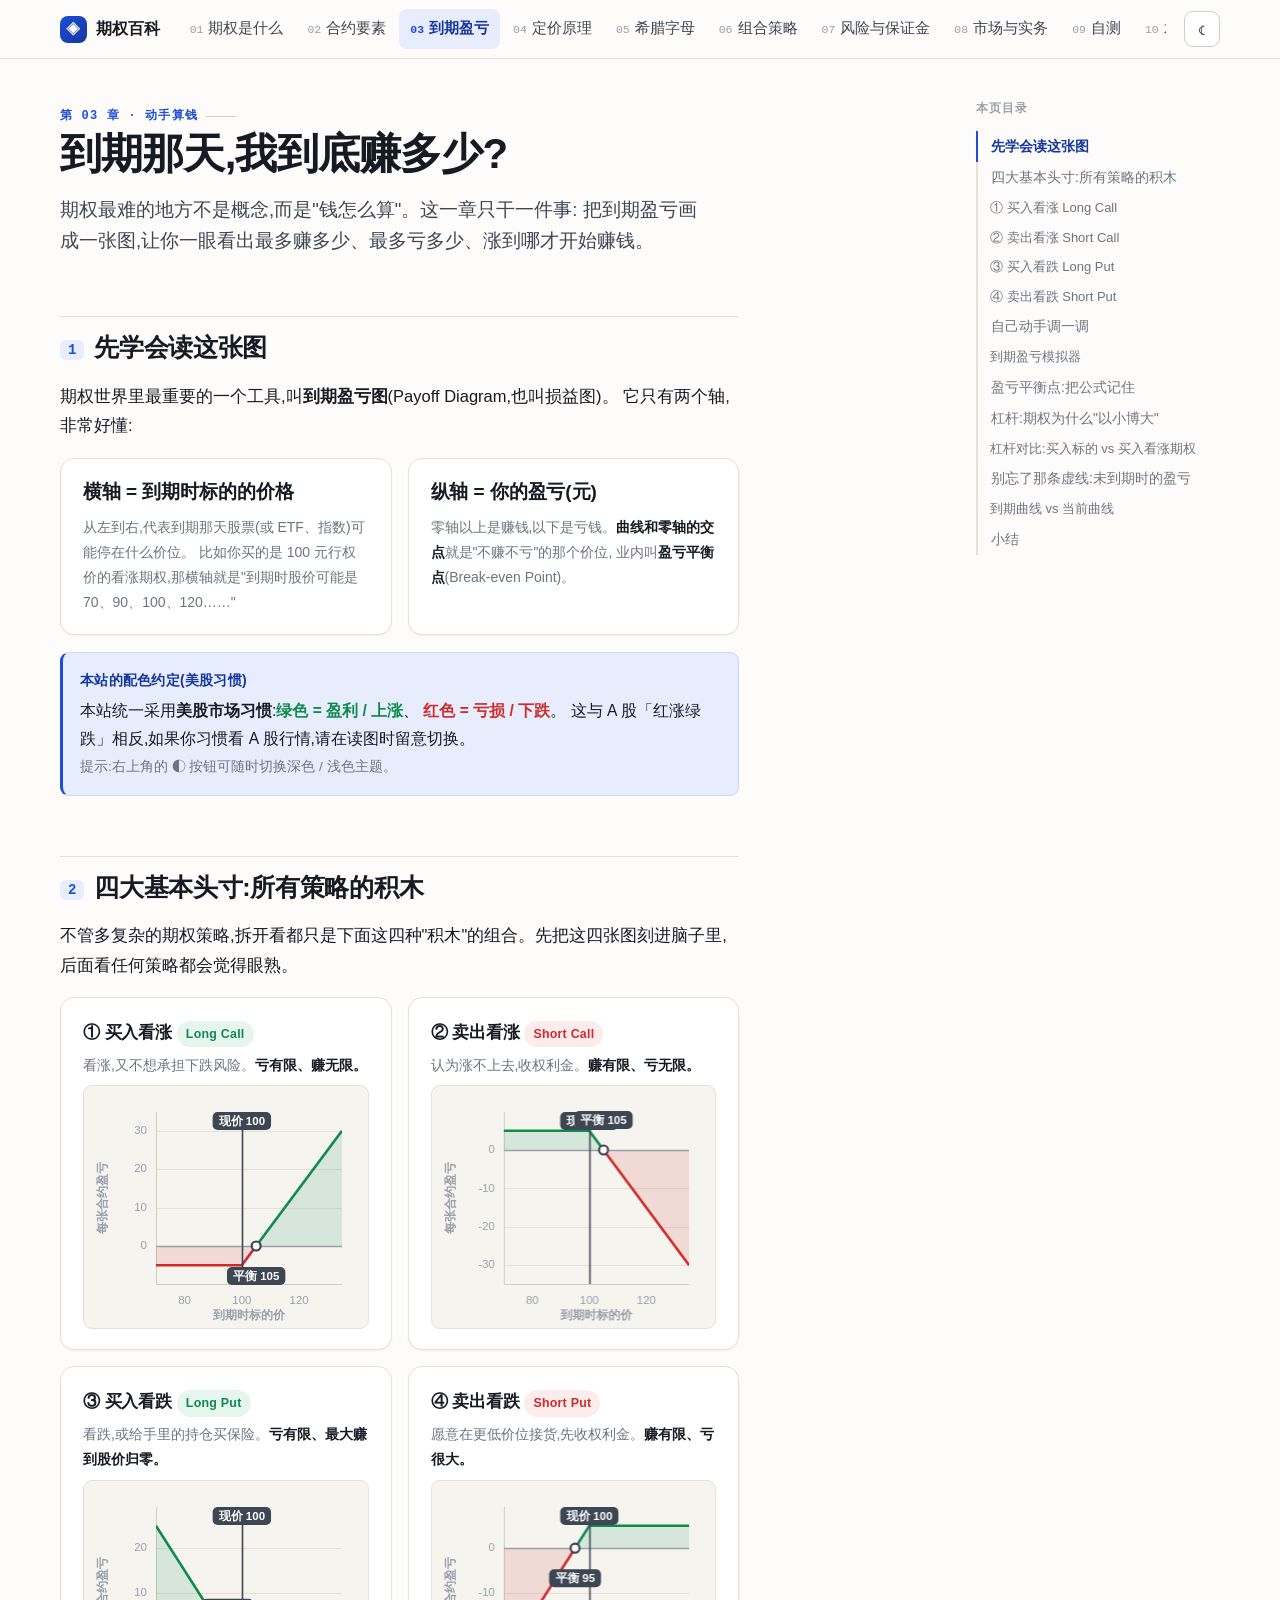
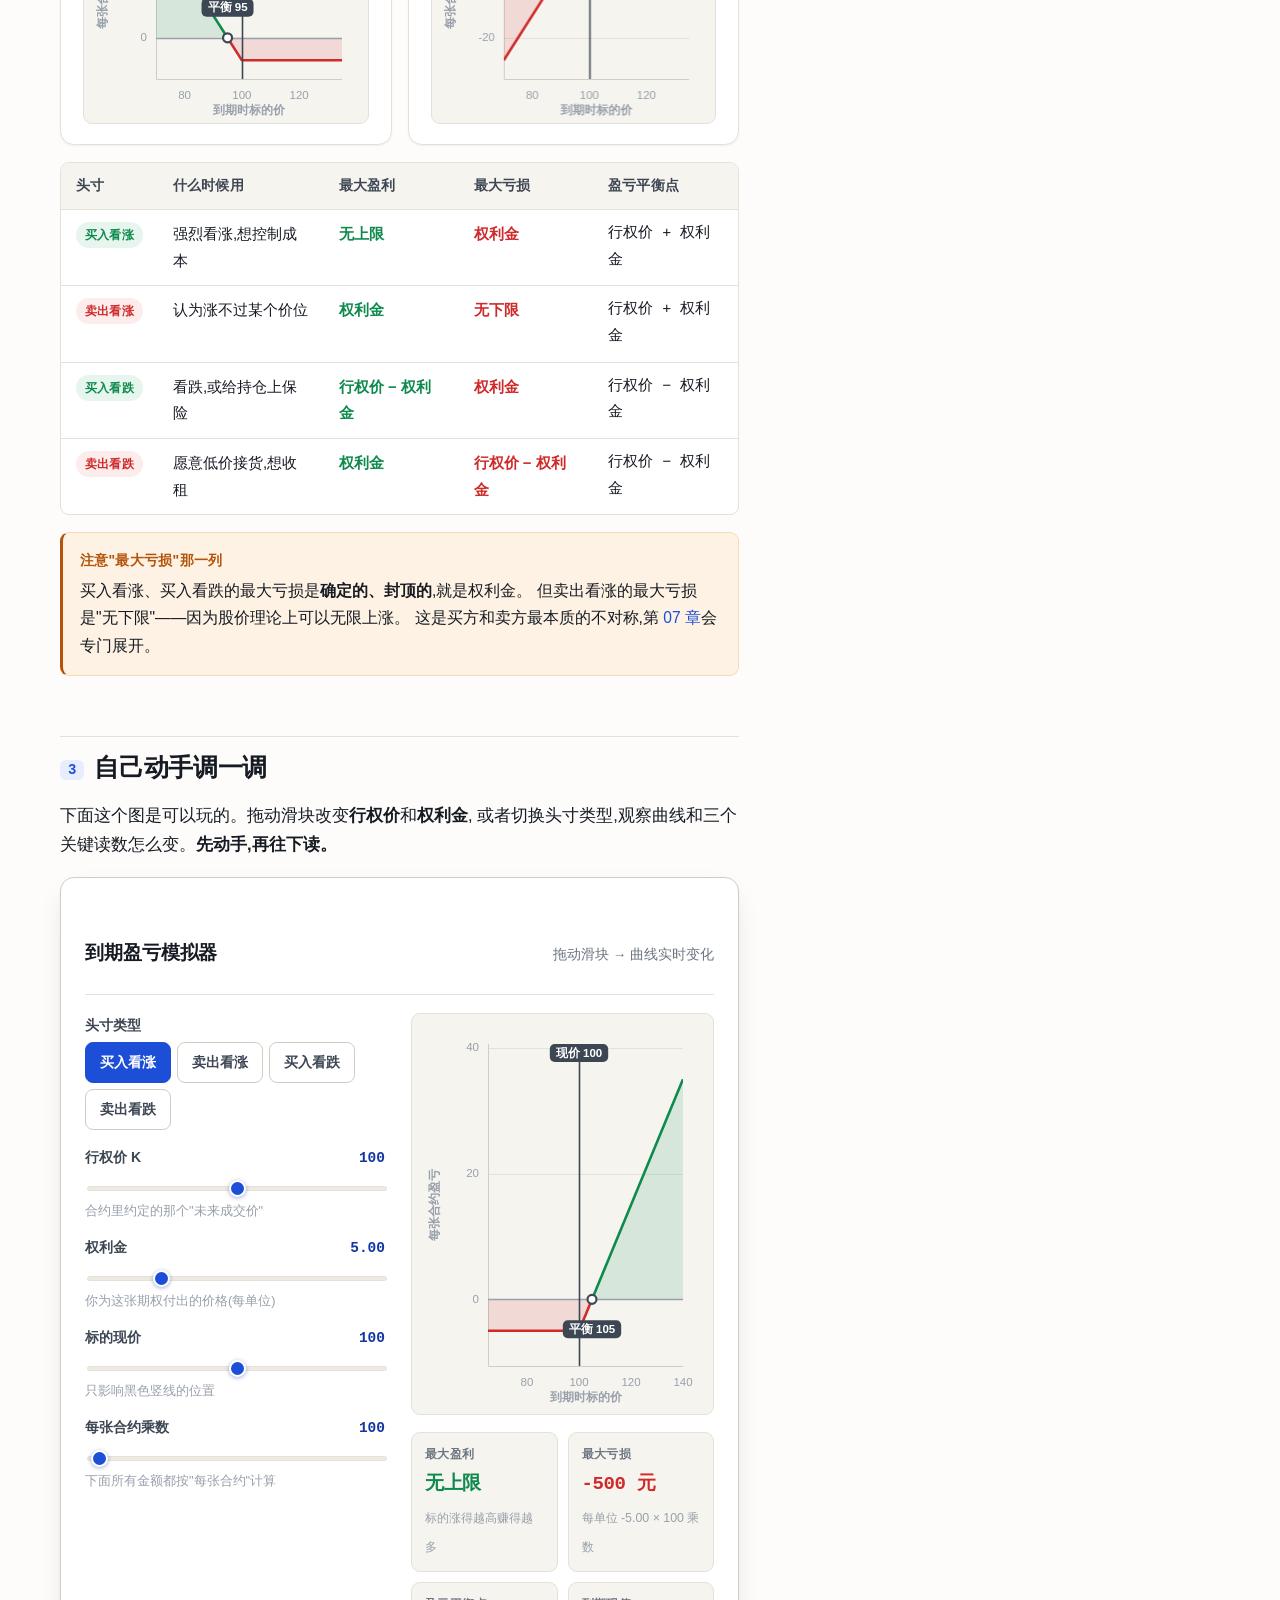
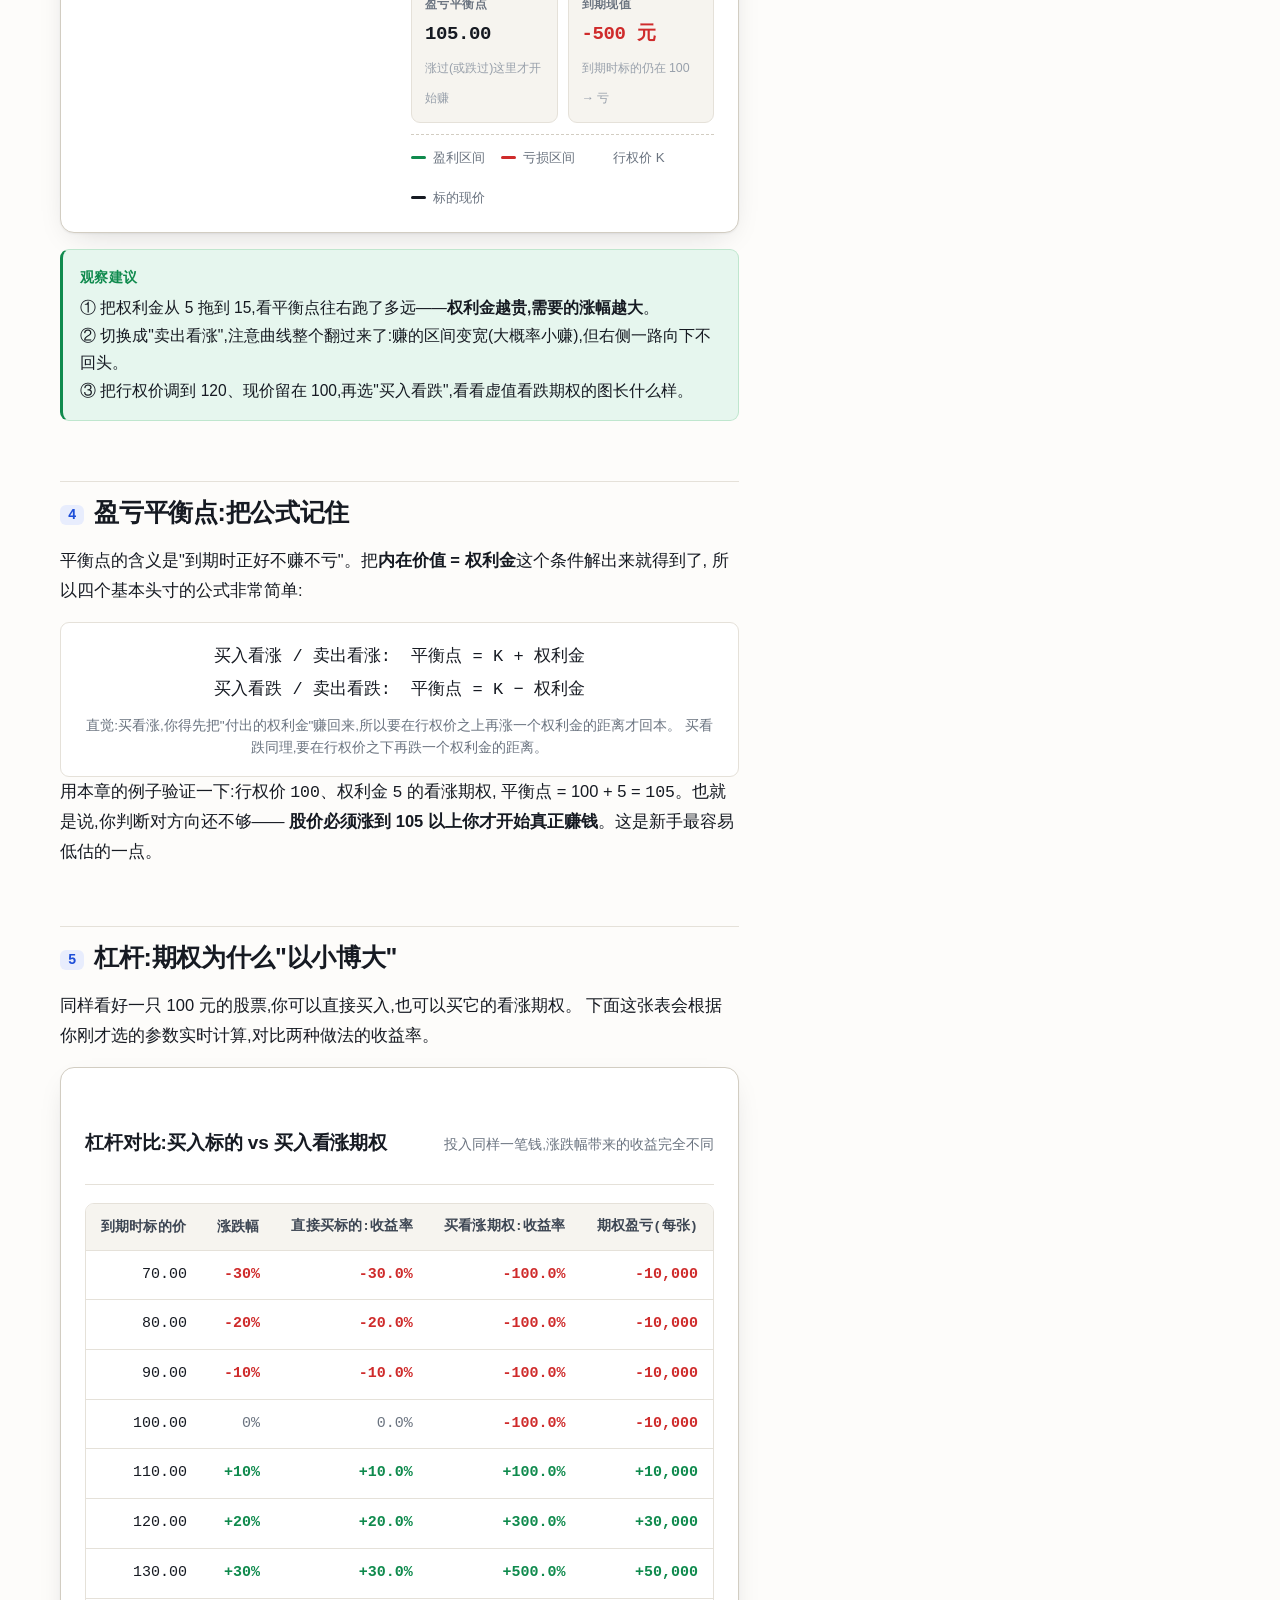
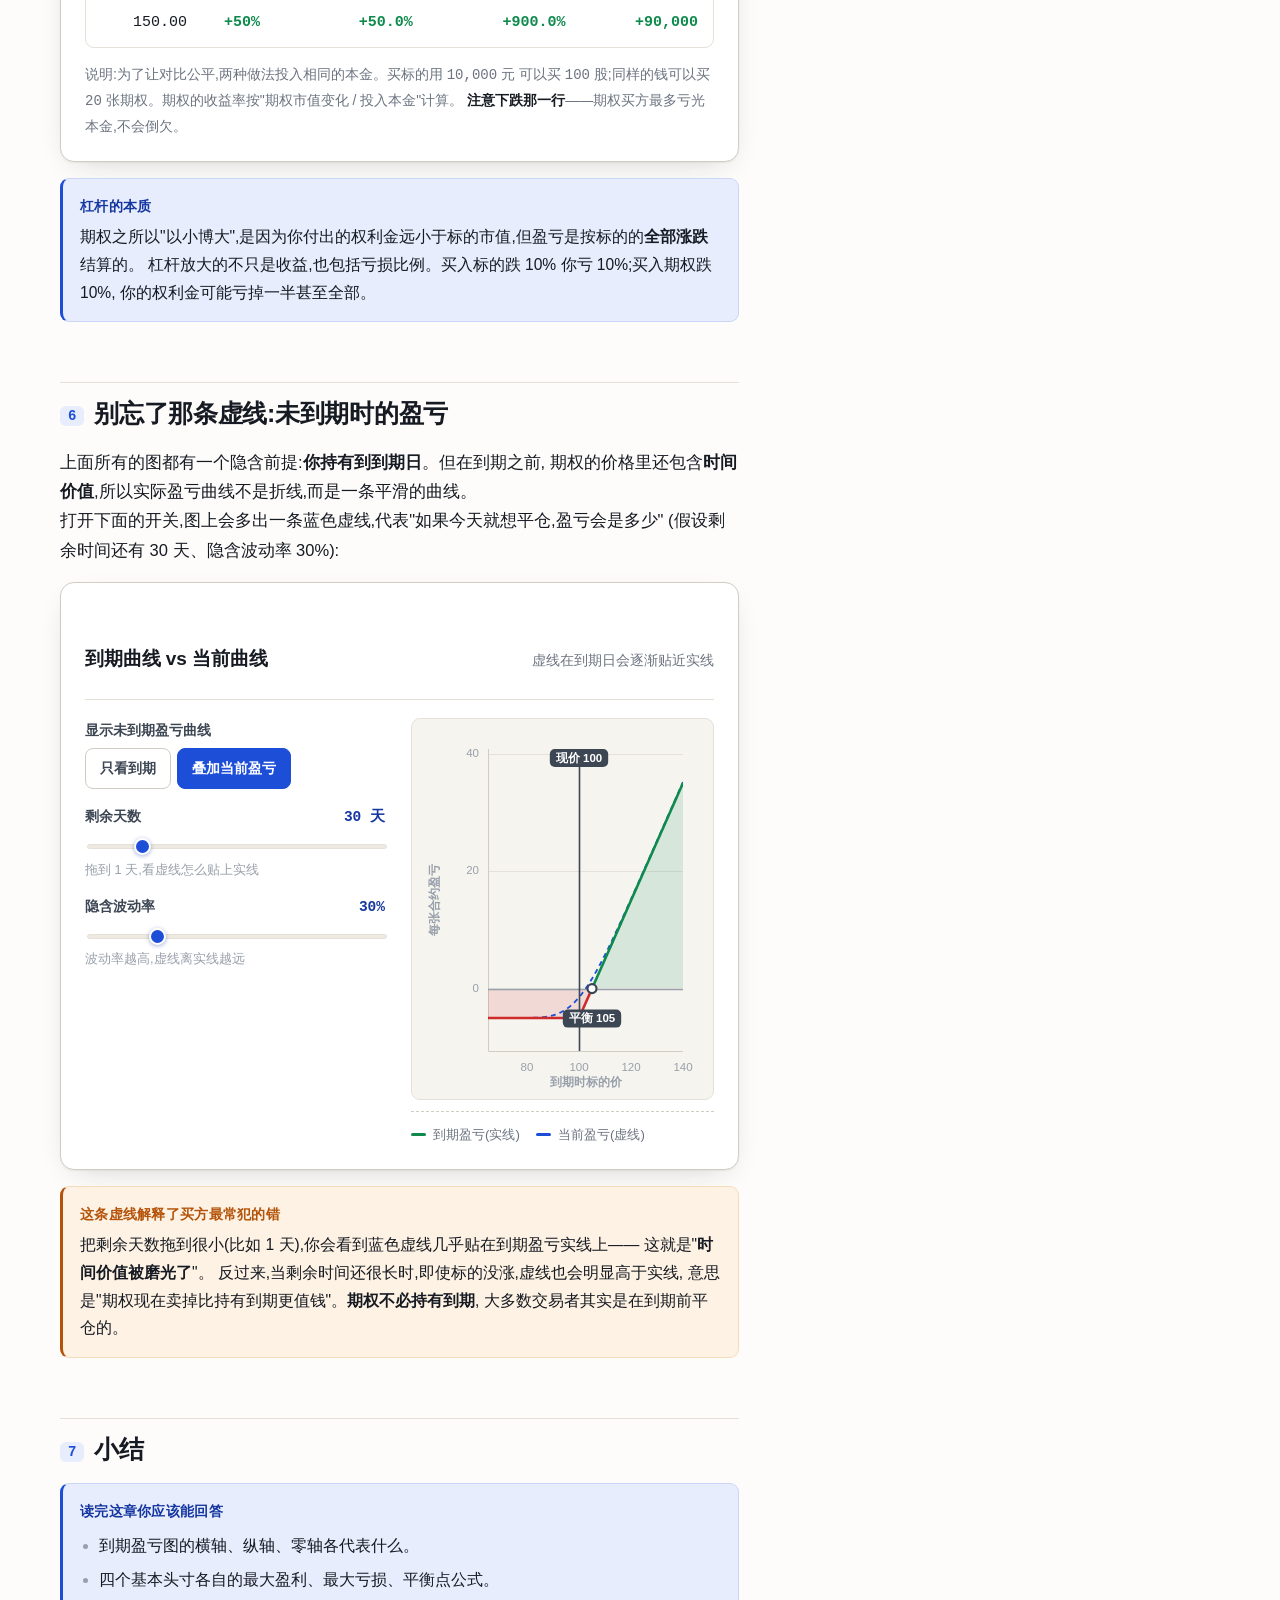
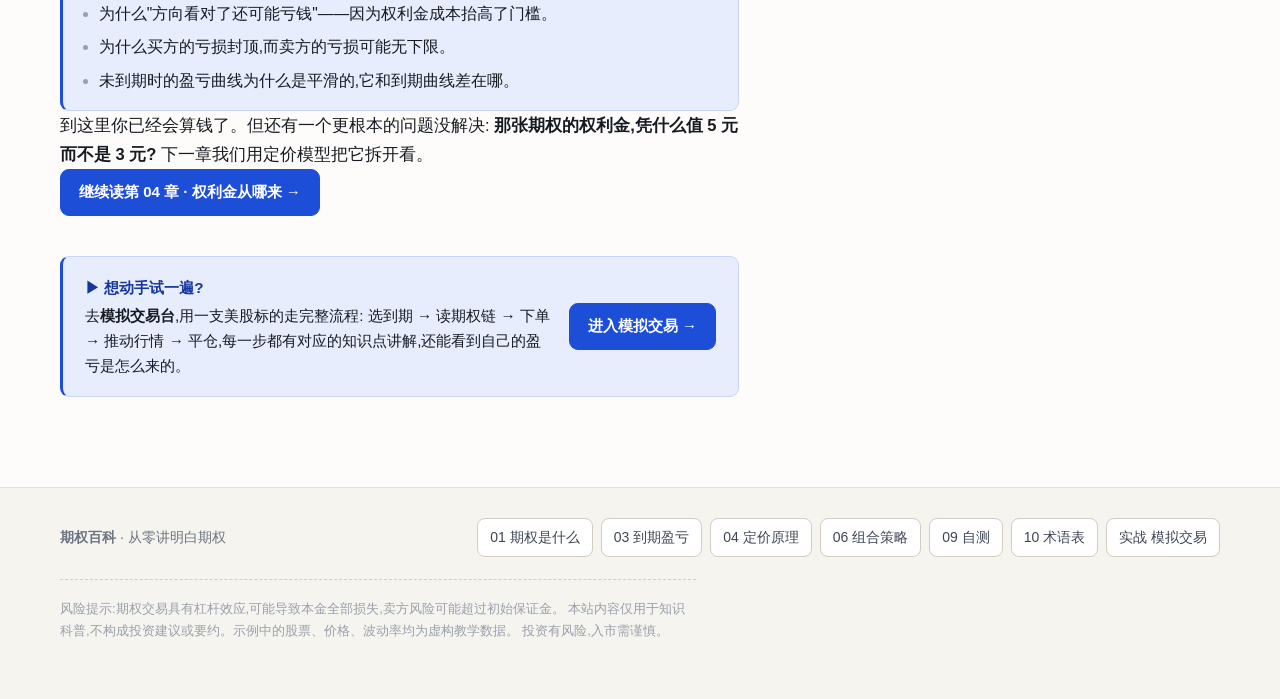
<file: payoff.html>
<!DOCTYPE html>
<html lang="zh-CN">
<head>
<meta charset="UTF-8">
<meta name="viewport" content="width=device-width, initial-scale=1">
<title>到期盈亏 — 期权百科</title>
<meta name="description" content="用可拖动的到期盈亏图看懂四大基本头寸、盈亏平衡点怎么算,以及期权相对买股票的杠杆效应。">
<link rel="stylesheet" href="assets/style.css">
<script>/* 首次绘制前应用已保存的主题,避免闪烁 */
try{var t=localStorage.getItem("optionswiki-theme");if(t==="dark"||t==="light")document.documentElement.setAttribute("data-theme",t)}catch(e){}</script>
</head>
<body>
<a class="skip" href="#main">跳到正文</a>

<header class="topbar">
  <div class="topbar__inner">
    <a class="brand" href="index.html"><span class="brand__mark">◈</span>期权百科</a>
    <button class="navtoggle" aria-expanded="false" aria-controls="sitenav">目录</button>
    <nav class="sitenav" id="sitenav">
      <a href="basics.html"><span class="navnum">01</span>期权是什么</a>
      <a href="contract.html"><span class="navnum">02</span>合约要素</a>
      <a href="payoff.html"><span class="navnum">03</span>到期盈亏</a>
      <a href="pricing.html"><span class="navnum">04</span>定价原理</a>
      <a href="greeks.html"><span class="navnum">05</span>希腊字母</a>
      <a href="strategies.html"><span class="navnum">06</span>组合策略</a>
      <a href="risk.html"><span class="navnum">07</span>风险与保证金</a>
      <a href="market.html"><span class="navnum">08</span>市场与实务</a>
      <a href="quiz.html"><span class="navnum">09</span>自测</a>
      <a href="glossary.html"><span class="navnum">10</span>术语表</a>
      <a href="simulator.html" class="navcta"><span class="navnum">实战</span>模拟交易</a>
    </nav>
    <button class="theme-toggle" data-theme-toggle aria-label="切换深浅色主题" title="切换深浅色主题">◐</button>
  </div>
</header>

<main id="main" class="wrap">
  <div class="layout">
    <article class="prose">

      <div class="pagehead">
        <p class="eyebrow">第 03 章 · 动手算钱</p>
        <h1>到期那天,我到底赚多少?</h1>
        <p class="lede">
          期权最难的地方不是概念,而是"钱怎么算"。这一章只干一件事:
          把到期盈亏画成一张图,让你一眼看出最多赚多少、最多亏多少、涨到哪才开始赚钱。
        </p>
      </div>

      <h2><span class="hnum">1</span>先学会读这张图</h2>

      <p>
        期权世界里最重要的一个工具,叫<strong>到期盈亏图</strong>(Payoff Diagram,也叫损益图)。
        它只有两个轴,非常好懂:
      </p>

      <div class="grid grid--2">
        <div class="card">
          <h3 class="card__title">横轴 = 到期时标的的价格</h3>
          <p class="small muted" style="margin:0">
            从左到右,代表到期那天股票(或 ETF、指数)可能停在什么价位。
            比如你买的是 100 元行权价的看涨期权,那横轴就是"到期时股价可能是 70、90、100、120……"
          </p>
        </div>
        <div class="card">
          <h3 class="card__title">纵轴 = 你的盈亏(元)</h3>
          <p class="small muted" style="margin:0">
            零轴以上是赚钱,以下是亏钱。<strong>曲线和零轴的交点</strong>就是"不赚不亏"的那个价位,
            业内叫<strong>盈亏平衡点</strong>(Break-even Point)。
          </p>
        </div>
      </div>

      <div class="callout callout--key">
        <span class="callout__t">本站的配色约定(美股习惯)</span>
        本站统一采用<strong>美股市场习惯</strong>:<strong style="color:var(--profit)">绿色 = 盈利 / 上涨</strong>、
        <strong style="color:var(--loss)">红色 = 亏损 / 下跌</strong>。
        这与 A 股「红涨绿跌」相反,如果你习惯看 A 股行情,请在读图时留意切换。<br>
        <span style="font-size:13.6px;color:var(--ink-3)">提示:右上角的 ◐ 按钮可随时切换深色 / 浅色主题。</span>
      </div>

      <h2><span class="hnum">2</span>四大基本头寸:所有策略的积木</h2>

      <p>
        不管多复杂的期权策略,拆开看都只是下面这四种"积木"的组合。先把这四张图刻进脑子里,
        后面看任何策略都会觉得眼熟。
      </p>

      <div class="grid grid--2">
        <div class="card">
          <h3 style="margin:0 0 4px;font-size:17px">① 买入看涨 <span class="tag tag--long">Long Call</span></h3>
          <p class="small muted" style="margin:0 0 8px">
            看涨,又不想承担下跌风险。<strong>亏有限、赚无限。</strong>
          </p>
          <div class="chartbox" style="padding:6px">
            <canvas id="c-lc" height="230" role="img" aria-label="买入看涨期权到期盈亏图"></canvas>
          </div>
        </div>

        <div class="card">
          <h3 style="margin:0 0 4px;font-size:17px">② 卖出看涨 <span class="tag tag--short">Short Call</span></h3>
          <p class="small muted" style="margin:0 0 8px">
            认为涨不上去,收权利金。<strong>赚有限、亏无限。</strong>
          </p>
          <div class="chartbox" style="padding:6px">
            <canvas id="c-sc" height="230" role="img" aria-label="卖出看涨期权到期盈亏图"></canvas>
          </div>
        </div>

        <div class="card">
          <h3 style="margin:0 0 4px;font-size:17px">③ 买入看跌 <span class="tag tag--long">Long Put</span></h3>
          <p class="small muted" style="margin:0 0 8px">
            看跌,或给手里的持仓买保险。<strong>亏有限、最大赚到股价归零。</strong>
          </p>
          <div class="chartbox" style="padding:6px">
            <canvas id="c-lp" height="230" role="img" aria-label="买入看跌期权到期盈亏图"></canvas>
          </div>
        </div>

        <div class="card">
          <h3 style="margin:0 0 4px;font-size:17px">④ 卖出看跌 <span class="tag tag--short">Short Put</span></h3>
          <p class="small muted" style="margin:0 0 8px">
            愿意在更低价位接货,先收权利金。<strong>赚有限、亏很大。</strong>
          </p>
          <div class="chartbox" style="padding:6px">
            <canvas id="c-sp" height="230" role="img" aria-label="卖出看跌期权到期盈亏图"></canvas>
          </div>
        </div>
      </div>

      <div class="tablewrap mt">
        <table>
          <thead>
            <tr>
              <th>头寸</th><th>什么时候用</th><th>最大盈利</th><th>最大亏损</th><th>盈亏平衡点</th>
            </tr>
          </thead>
          <tbody>
            <tr>
              <td><span class="tag tag--long">买入看涨</span></td>
              <td>强烈看涨,想控制成本</td>
              <td class="pos">无上限</td>
              <td class="neg">权利金</td>
              <td class="mono">行权价 + 权利金</td>
            </tr>
            <tr>
              <td><span class="tag tag--short">卖出看涨</span></td>
              <td>认为涨不过某个价位</td>
              <td class="pos">权利金</td>
              <td class="neg">无下限</td>
              <td class="mono">行权价 + 权利金</td>
            </tr>
            <tr>
              <td><span class="tag tag--long">买入看跌</span></td>
              <td>看跌,或给持仓上保险</td>
              <td class="pos">行权价 − 权利金</td>
              <td class="neg">权利金</td>
              <td class="mono">行权价 − 权利金</td>
            </tr>
            <tr>
              <td><span class="tag tag--short">卖出看跌</span></td>
              <td>愿意低价接货,想收租</td>
              <td class="pos">权利金</td>
              <td class="neg">行权价 − 权利金</td>
              <td class="mono">行权价 − 权利金</td>
            </tr>
          </tbody>
        </table>
      </div>

      <div class="callout callout--warn">
        <span class="callout__t">注意"最大亏损"那一列</span>
        买入看涨、买入看跌的最大亏损是<strong>确定的、封顶的</strong>,就是权利金。
        但卖出看涨的最大亏损是"无下限"——因为股价理论上可以无限上涨。
        这是买方和卖方最本质的不对称,第 <a href="risk.html">07 章</a>会专门展开。
      </div>

      <h2><span class="hnum">3</span>自己动手调一调</h2>

      <p>
        下面这个图是可以玩的。拖动滑块改变<strong>行权价</strong>和<strong>权利金</strong>,
        或者切换头寸类型,观察曲线和三个关键读数怎么变。<strong>先动手,再往下读。</strong>
      </p>

      <div class="panel">
        <div class="panel__head">
          <h3 class="panel__t">到期盈亏模拟器</h3>
          <p class="panel__hint">拖动滑块 → 曲线实时变化</p>
        </div>

        <div class="panel__body">
          <div class="controls">
            <div class="field">
              <label>头寸类型</label>
              <div class="seg" id="posSeg">
                <button type="button" data-val="lc" aria-pressed="true">买入看涨</button>
                <button type="button" data-val="sc" aria-pressed="false">卖出看涨</button>
                <button type="button" data-val="lp" aria-pressed="false">买入看跌</button>
                <button type="button" data-val="sp" aria-pressed="false">卖出看跌</button>
              </div>
            </div>

            <div class="field">
              <label>行权价 K <span class="field__val" data-for="sK">—</span></label>
              <input type="range" id="sK" min="60" max="140" step="1" value="100">
              <p class="field__hint">合约里约定的那个"未来成交价"</p>
            </div>

            <div class="field">
              <label>权利金 <span class="field__val" data-for="sP">—</span></label>
              <input type="range" id="sP" min="0.5" max="20" step="0.5" value="5">
              <p class="field__hint">你为这张期权付出的价格(每单位)</p>
            </div>

            <div class="field">
              <label>标的现价 <span class="field__val" data-for="sS">—</span></label>
              <input type="range" id="sS" min="60" max="140" step="1" value="100">
              <p class="field__hint">只影响黑色竖线的位置</p>
            </div>

            <div class="field">
              <label>每张合约乘数 <span class="field__val" data-for="sM">—</span></label>
              <input type="range" id="sM" min="1" max="10000" step="1" value="100">
              <p class="field__hint">下面所有金额都按"每张合约"计算</p>
            </div>
          </div>

          <div>
            <div class="chartbox">
              <canvas id="mainChart" height="380" role="img" aria-label="可交互的到期盈亏图"></canvas>
            </div>

            <div class="readout mt">
              <div class="readout__item">
                <span class="readout__k">最大盈利</span>
                <div class="readout__v" id="rMaxP" style="color:var(--profit)">—</div>
                <span class="readout__note" id="rMaxPNote">—</span>
              </div>
              <div class="readout__item">
                <span class="readout__k">最大亏损</span>
                <div class="readout__v" id="rMaxL" style="color:var(--loss)">—</div>
                <span class="readout__note" id="rMaxLNote">—</span>
              </div>
              <div class="readout__item">
                <span class="readout__k">盈亏平衡点</span>
                <div class="readout__v" id="rBE">—</div>
                <span class="readout__note">涨过(或跌过)这里才开始赚</span>
              </div>
              <div class="readout__item">
                <span class="readout__k">到期现值</span>
                <div class="readout__v" id="rNow">—</div>
                <span class="readout__note" id="rNowNote">现价不动时的到期盈亏</span>
              </div>
            </div>

            <div class="legend">
              <span><i style="background:var(--profit)"></i>盈利区间</span>
              <span><i style="background:var(--loss)"></i>亏损区间</span>
              <span><i style="background:var(--ink4)"></i>行权价 K</span>
              <span><i style="background:var(--ink)"></i>标的现价</span>
            </div>
          </div>
        </div>
      </div>

      <div class="callout callout--tip mt">
        <span class="callout__t">观察建议</span>
        ① 把权利金从 5 拖到 15,看平衡点往右跑了多远——<strong>权利金越贵,需要的涨幅越大</strong>。<br>
        ② 切换成"卖出看涨",注意曲线整个翻过来了:赚的区间变宽(大概率小赚),但右侧一路向下不回头。<br>
        ③ 把行权价调到 120、现价留在 100,再选"买入看跌",看看虚值看跌期权的图长什么样。
      </div>

      <h2><span class="hnum">4</span>盈亏平衡点:把公式记住</h2>

      <p>
        平衡点的含义是"到期时正好不赚不亏"。把<strong>内在价值 = 权利金</strong>这个条件解出来就得到了,
        所以四个基本头寸的公式非常简单:
      </p>

      <div class="formula">
        <div class="formula__body">买入看涨 / 卖出看涨:  平衡点 = <span style="color:inherit">K + 权利金</span>
买入看跌 / 卖出看跌:  平衡点 = <span style="color:inherit">K − 权利金</span></div>
        <div class="formula__note">
          直觉:买看涨,你得先把"付出的权利金"赚回来,所以要在行权价之上再涨一个权利金的距离才回本。
          买看跌同理,要在行权价之下再跌一个权利金的距离。
        </div>
      </div>

      <p>
        用本章的例子验证一下:行权价 <span class="mono">100</span>、权利金 <span class="mono">5</span> 的看涨期权,
        平衡点 = 100 + 5 = <span class="mono">105</span>。也就是说,你判断对方向还不够——
        <strong>股价必须涨到 105 以上你才开始真正赚钱</strong>。这是新手最容易低估的一点。
      </p>

      <h2><span class="hnum">5</span>杠杆:期权为什么"以小博大"</h2>

      <p>
        同样看好一只 100 元的股票,你可以直接买入,也可以买它的看涨期权。
        下面这张表会根据你刚才选的参数实时计算,对比两种做法的收益率。
      </p>

      <div class="panel">
        <div class="panel__head">
          <h3 class="panel__t">杠杆对比:买入标的 vs 买入看涨期权</h3>
          <p class="panel__hint">投入同样一笔钱,涨跌幅带来的收益完全不同</p>
        </div>
        <div class="tablewrap">
          <table>
            <thead>
              <tr>
                <th>到期时标的价</th>
                <th>涨跌幅</th>
                <th class="num">直接买标的:收益率</th>
                <th class="num">买看涨期权:收益率</th>
                <th class="num">期权盈亏(每张)</th>
              </tr>
            </thead>
            <tbody id="levBody">
              <tr><td colspan="5" class="muted small">加载中…</td></tr>
            </tbody>
          </table>
        </div>
        <p class="small muted" style="margin:14px 0 0">
          说明:为了让对比公平,两种做法投入相同的本金。买标的用 <span class="mono" id="levCapital">—</span> 元
          可以买 <span class="mono" id="levShares">—</span> 股;同样的钱可以买 <span class="mono" id="levContracts">—</span>
          张期权。期权的收益率按"期权市值变化 / 投入本金"计算。
          <strong>注意下跌那一行</strong>——期权买方最多亏光本金,不会倒欠。
        </p>
      </div>

      <div class="callout callout--key mt">
        <span class="callout__t">杠杆的本质</span>
        期权之所以"以小博大",是因为你付出的权利金远小于标的市值,但盈亏是按标的的<strong>全部涨跌</strong>结算的。
        杠杆放大的不只是收益,也包括亏损比例。买入标的跌 10% 你亏 10%;买入期权跌 10%,
        你的权利金可能亏掉一半甚至全部。
      </div>

      <h2><span class="hnum">6</span>别忘了那条虚线:未到期时的盈亏</h2>

      <p>
        上面所有的图都有一个隐含前提:<strong>你持有到到期日</strong>。但在到期之前,
        期权的价格里还包含<strong>时间价值</strong>,所以实际盈亏曲线不是折线,而是一条平滑的曲线。
      </p>

      <p>
        打开下面的开关,图上会多出一条蓝色虚线,代表"如果今天就想平仓,盈亏会是多少"
        (假设剩余时间还有 30 天、隐含波动率 30%):
      </p>

      <div class="panel">
        <div class="panel__head">
          <h3 class="panel__t">到期曲线 vs 当前曲线</h3>
          <p class="panel__hint">虚线在到期日会逐渐贴近实线</p>
        </div>
        <div class="panel__body">
          <div class="controls">
            <div class="field">
              <label>显示未到期盈亏曲线</label>
              <div class="seg" id="nowSeg">
                <button type="button" data-val="off" aria-pressed="false">只看到期</button>
                <button type="button" data-val="on" aria-pressed="true">叠加当前盈亏</button>
              </div>
            </div>
            <div class="field">
              <label>剩余天数 <span class="field__val" data-for="sD">—</span></label>
              <input type="range" id="sD" min="1" max="180" step="1" value="30">
              <p class="field__hint">拖到 1 天,看虚线怎么贴上实线</p>
            </div>
            <div class="field">
              <label>隐含波动率 <span class="field__val" data-for="sV">—</span></label>
              <input type="range" id="sV" min="5" max="120" step="1" value="30">
              <p class="field__hint">波动率越高,虚线离实线越远</p>
            </div>
          </div>
          <div>
            <div class="chartbox">
              <canvas id="cmpChart" height="360" role="img" aria-label="到期盈亏与当前盈亏对比图"></canvas>
            </div>
            <div class="legend">
              <span><i style="background:var(--profit)"></i>到期盈亏(实线)</span>
              <span><i style="background:var(--accent)"></i>当前盈亏(虚线)</span>
            </div>
          </div>
        </div>
      </div>

      <div class="callout callout--warn mt">
        <span class="callout__t">这条虚线解释了买方最常犯的错</span>
        把剩余天数拖到很小(比如 1 天),你会看到蓝色虚线几乎贴在到期盈亏实线上——
        这就是"<strong>时间价值被磨光了</strong>"。
        反过来,当剩余时间还很长时,即使标的没涨,虚线也会明显高于实线,
        意思是"期权现在卖掉比持有到期更值钱"。<strong>期权不必持有到期</strong>,
        大多数交易者其实是在到期前平仓的。
      </div>

      <h2><span class="hnum">7</span>小结</h2>

      <div class="callout callout--key">
        <span class="callout__t">读完这章你应该能回答</span>
        <ul style="margin:8px 0 0;padding-left:1.2em">
          <li>到期盈亏图的横轴、纵轴、零轴各代表什么。</li>
          <li>四个基本头寸各自的最大盈利、最大亏损、平衡点公式。</li>
          <li>为什么"方向看对了还可能亏钱"——因为权利金成本抬高了门槛。</li>
          <li>为什么买方的亏损封顶,而卖方的亏损可能无下限。</li>
          <li>未到期时的盈亏曲线为什么是平滑的,它和到期曲线差在哪。</li>
        </ul>
      </div>

      <p>
        到这里你已经会算钱了。但还有一个更根本的问题没解决:
        <strong>那张期权的权利金,凭什么值 5 元而不是 3 元?</strong>
        下一章我们用定价模型把它拆开看。
      </p>

      <p class="mt2">
        <a class="btn" href="pricing.html" style="display:inline-block">继续读第 04 章 · 权利金从哪来 →</a>
      </p>

      <div class="chaptercta">
        <div class="chaptercta__txt">
          <span class="chaptercta__t">▶ 想动手试一遍?</span>
          去<strong>模拟交易台</strong>,用一支美股标的走完整流程:
          选到期 → 读期权链 → 下单 → 推动行情 → 平仓,每一步都有对应的知识点讲解,还能看到自己的盈亏是怎么来的。
        </div>
        <a class="btn" href="simulator.html">进入模拟交易 →</a>
      </div>

    </article>

    <aside class="toc" data-toc><p class="toc__title">本页目录</p></aside>
  </div>
</main>

<footer class="sitefoot">
  <div class="wrap">
    <div class="sitefoot__row">
      <div><strong>期权百科</strong> · 从零讲明白期权</div>
      <nav class="footnav">
        <a href="basics.html">01 期权是什么</a>
        <a href="payoff.html">03 到期盈亏</a>
        <a href="pricing.html">04 定价原理</a>
        <a href="strategies.html">06 组合策略</a>
        <a href="quiz.html">09 自测</a>
        <a href="glossary.html">10 术语表</a>
        <a href="simulator.html">实战 模拟交易</a>
      </nav>
    </div>
    <p class="disclaimer">
      风险提示:期权交易具有杠杆效应,可能导致本金全部损失,卖方风险可能超过初始保证金。
      本站内容仅用于知识科普,不构成投资建议或要约。示例中的股票、价格、波动率均为虚构教学数据。
      投资有风险,入市需谨慎。
    </p>
  </div>
</footer>

<script src="assets/bs.js"></script>
<script src="assets/charts.js"></script>
<script src="assets/site.js"></script>
<script>
(function () {
  'use strict';

  /* ---------------- 四大基本头寸静态图 ---------------- */
  var staticPositions = [
    { id: 'c-lc', kind: 'call', dir: 1 },
    { id: 'c-sc', kind: 'call', dir: -1 },
    { id: 'c-lp', kind: 'put', dir: 1 },
    { id: 'c-sp', kind: 'put', dir: -1 }
  ];

  staticPositions.forEach(function (p) {
    var canvas = document.getElementById(p.id);
    if (!canvas) return;
    var legs = [{ kind: p.kind, dir: p.dir, K: 100, premium: 5, qty: 1 }];
    Charts.bind(canvas, function () {
      Charts.payoff(canvas, {
        legs: legs, spot: 100, lo: 70, hi: 135, height: 230
      });
    });
  });

  /* ---------------- 交互状态 ---------------- */
  var state = {
    pos: 'lc',
    K: 100,
    P: 5,
    S: 100,
    M: 100,
    showNow: true,
    days: 30,
    vol: 30
  };

  var POS = {
    lc: { kind: 'call', dir: 1, name: '买入看涨' },
    sc: { kind: 'call', dir: -1, name: '卖出看涨' },
    lp: { kind: 'put', dir: 1, name: '买入看跌' },
    sp: { kind: 'put', dir: -1, name: '卖出看跌' }
  };

  function legsNow() {
    var p = POS[state.pos];
    return [{ kind: p.kind, dir: p.dir, K: state.K, premium: state.P, qty: 1 }];
  }

  /* ---------------- 主图 ---------------- */
  var mainCanvas = document.getElementById('mainChart');
  var cmpCanvas = document.getElementById('cmpChart');

  function renderMain() {
    if (!mainCanvas) return;
    var legs = legsNow();
    var lo = Math.max(1, Math.round(state.K * 0.65));
    var hi = Math.round(state.K * 1.4);

    var info = Charts.payoff(mainCanvas, {
      legs: legs,
      spot: state.S,
      lo: lo,
      hi: hi,
      height: 380
    });

    // 读数:用解析极值,再乘乘数
    var ex = BS.extremes(legs);
    var M = state.M;

    setReadout('rMaxP', 'rMaxPNote', ex.maxProfit, M, '盈利');
    setReadout('rMaxL', 'rMaxLNote', ex.maxLoss, M, '亏损');

    var be = info.breakevens.length ? info.breakevens : [];
    document.getElementById('rBE').textContent = be.length
      ? be.map(function (v) { return v.toFixed(2); }).join(' / ')
      : '不存在';

    var atSpot = BS.payoffAt(legs, state.S) * M;
    var nowEl = document.getElementById('rNow');
    nowEl.textContent = Site.signed(atSpot, 0) + ' 元';
    nowEl.className = 'readout__v ' + Site.plClass(atSpot);
    document.getElementById('rNowNote').textContent =
      '到期时标的仍在 ' + state.S + ' → ' + (atSpot > 0 ? '赚' : atSpot < 0 ? '亏' : '打平');
  }

  function setReadout(id, noteId, val, M, word) {
    var el = document.getElementById(id);
    var note = document.getElementById(noteId);
    if (!el) return;
    if (!isFinite(val)) {
      el.textContent = val > 0 ? '无上限' : '无下限';
      el.style.color = val > 0 ? 'var(--profit)' : 'var(--loss)';
      note.textContent = val > 0
        ? '标的涨得越高赚得越多'
        : '标的涨得越高亏得越多,风险极大';
      return;
    }
    var money = val * M;
    el.textContent = Site.signed(money, 0) + ' 元';
    el.style.color = money > 0 ? 'var(--profit)' : money < 0 ? 'var(--loss)' : 'var(--ink)';
    note.textContent = '每单位 ' + val.toFixed(2) + ' × ' + M + ' 乘数';
  }

  /* ---------------- 杠杆对比表 ---------------- */
  function renderLeverage() {
    var tbody = document.getElementById('levBody');
    if (!tbody) return;

    var M = state.M;
    var K = state.K, P = state.P, S = state.S;
    var capital = 10000;

    // 同样的本金:能买多少股标的 / 多少张期权
    var shares = Math.floor(capital / S);
    var costPerContract = P * M;
    var contracts = costPerContract > 0 ? Math.floor(capital / costPerContract) : 0;
    var usedCapital = contracts * costPerContract;

    document.getElementById('levCapital').textContent = Site.money(capital, 0);
    document.getElementById('levShares').textContent = shares;
    document.getElementById('levContracts').textContent = contracts;

    var moves = [-0.30, -0.20, -0.10, 0, 0.10, 0.20, 0.30, 0.50];
    var rows = moves.map(function (mv) {
      var ST = S * (1 + mv);
      var stockPL = shares * (ST - S);
      var stockRet = capital > 0 ? stockPL / capital : 0;

      var optPLper = BS.legPayoff({ kind: POS[state.pos].kind, dir: POS[state.pos].dir, K: K, premium: P }, ST);
      var optPL = optPLper * M * contracts;
      var optRet = usedCapital > 0 ? optPL / usedCapital : 0;

      return { ST: ST, mv: mv, stockRet: stockRet, optRet: optRet, optPL: optPL, optPLper: optPLper };
    });

    tbody.innerHTML = rows.map(function (r) {
      var stockCls = r.stockRet > 0 ? 'pos' : r.stockRet < 0 ? 'neg' : 'muted';
      var optCls = r.optRet > 0 ? 'pos' : r.optRet < 0 ? 'neg' : 'muted';
      return '<tr>' +
        '<td class="num">' + r.ST.toFixed(2) + '</td>' +
        '<td class="num ' + (r.mv > 0 ? 'pos' : r.mv < 0 ? 'neg' : 'muted') + '">' + (r.mv > 0 ? '+' : '') + (r.mv * 100).toFixed(0) + '%</td>' +
        '<td class="num ' + stockCls + '">' + Site.signedPct(r.stockRet, 1) + '</td>' +
        '<td class="num ' + optCls + '">' + Site.signedPct(r.optRet, 1) + '</td>' +
        '<td class="num ' + optCls + '">' + Site.signed(r.optPL, 0) + '</td>' +
        '</tr>';
    }).join('');
  }

  /* ---------------- 到期 vs 当前 ---------------- */
  function renderCompare() {
    if (!cmpCanvas) return;
    var legs = legsNow();
    var lo = Math.max(1, Math.round(state.K * 0.65));
    var hi = Math.round(state.K * 1.4);

    Charts.payoff(cmpCanvas, {
      legs: legs,
      spot: state.S,
      lo: lo,
      hi: hi,
      height: 360,
      showNow: state.showNow,
      remainingT: state.days / 365,
      r: 0.02,
      sigma: state.vol / 100
    });
  }

  function renderAll() {
    renderMain();
    renderLeverage();
    renderCompare();
  }

  /* ---------------- 绑定控件 ---------------- */

  Site.bindSeg('posSeg', function (v) { state.pos = v; renderAll(); }, 'lc');
  Site.bindSeg('nowSeg', function (v) { state.showNow = (v === 'on'); renderCompare(); }, 'on');

  Site.bindSlider('sK', function (v) { state.K = v; renderAll(); }, function (v) { return v.toFixed(0); });
  Site.bindSlider('sP', function (v) { state.P = v; renderAll(); }, function (v) { return v.toFixed(2); });
  Site.bindSlider('sS', function (v) { state.S = v; renderAll(); }, function (v) { return v.toFixed(0); });
  Site.bindSlider('sM', function (v) { state.M = v; renderAll(); }, function (v) { return v.toFixed(0); });
  Site.bindSlider('sD', function (v) { state.days = v; renderCompare(); }, function (v) { return v.toFixed(0) + ' 天'; });
  Site.bindSlider('sV', function (v) { state.vol = v; renderCompare(); }, function (v) { return v.toFixed(0) + '%'; });

  renderAll();
})();
</script>
</body>
</html>
</file>
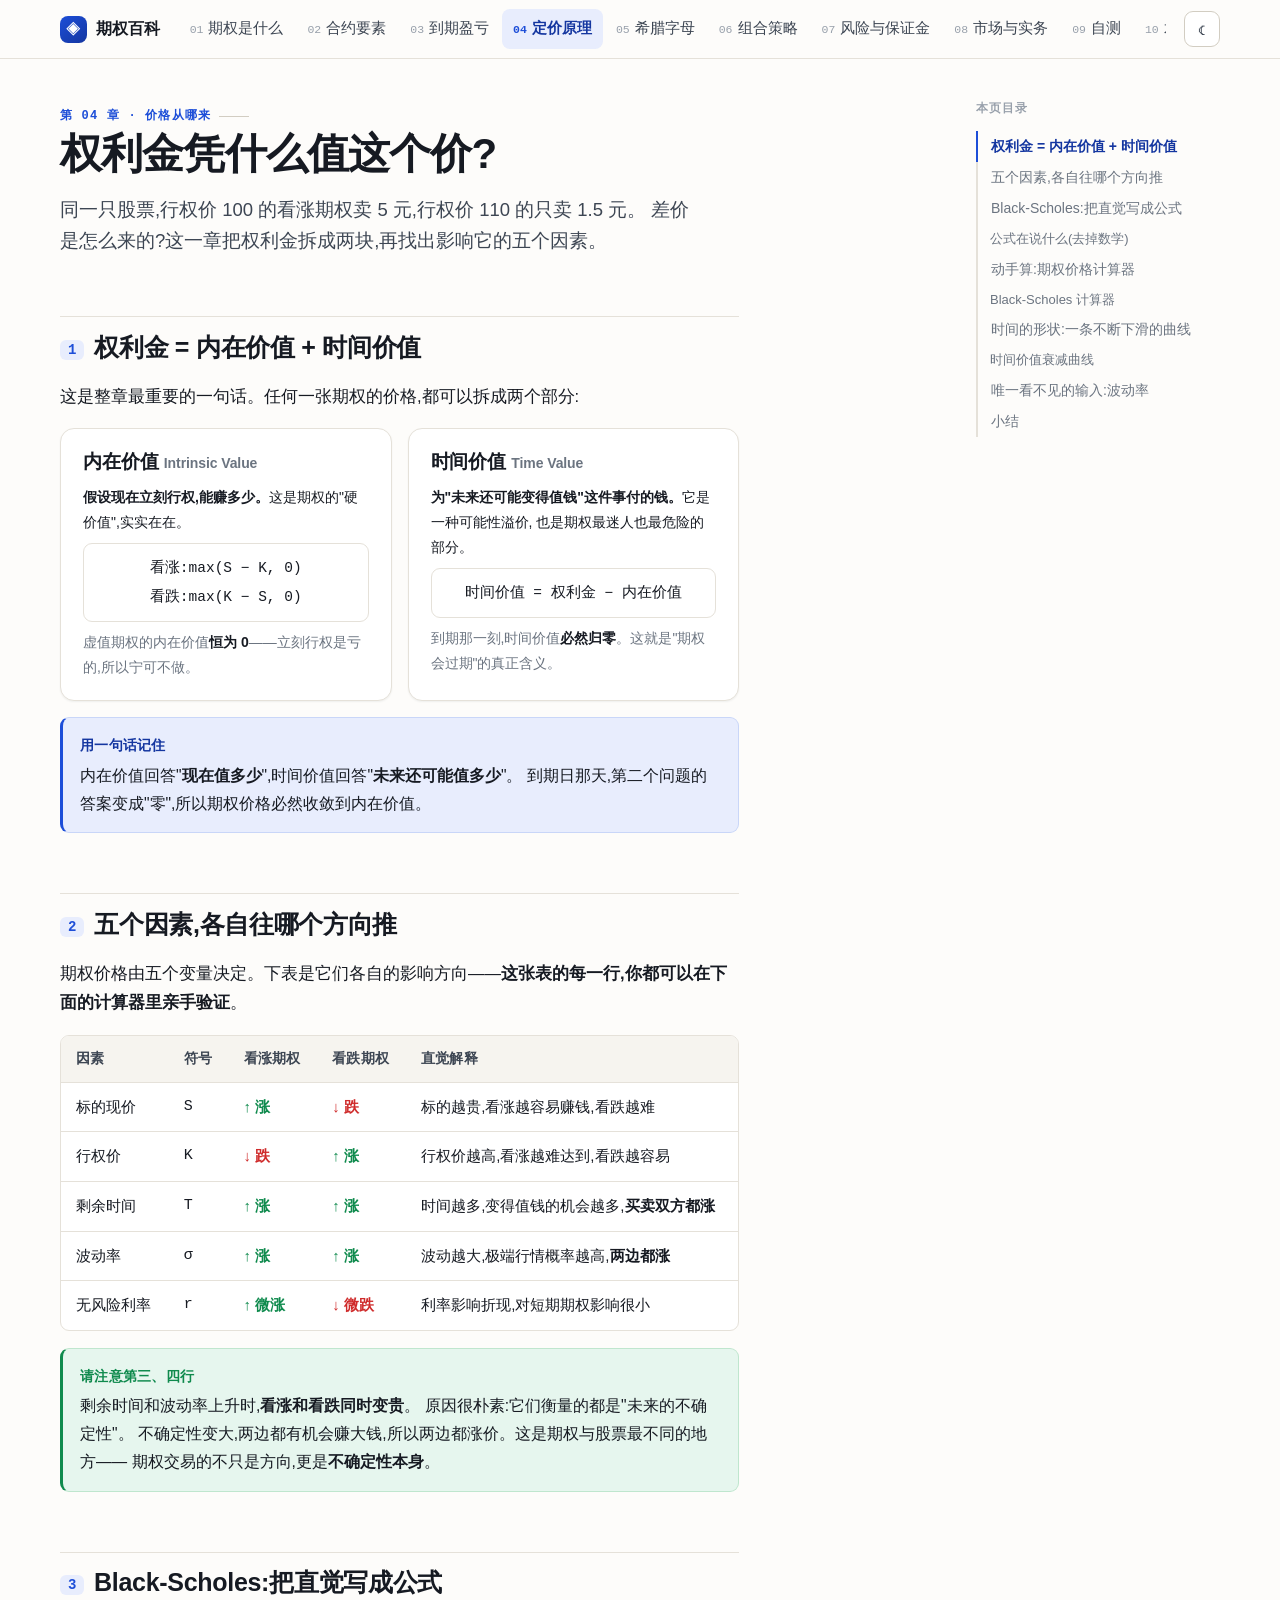
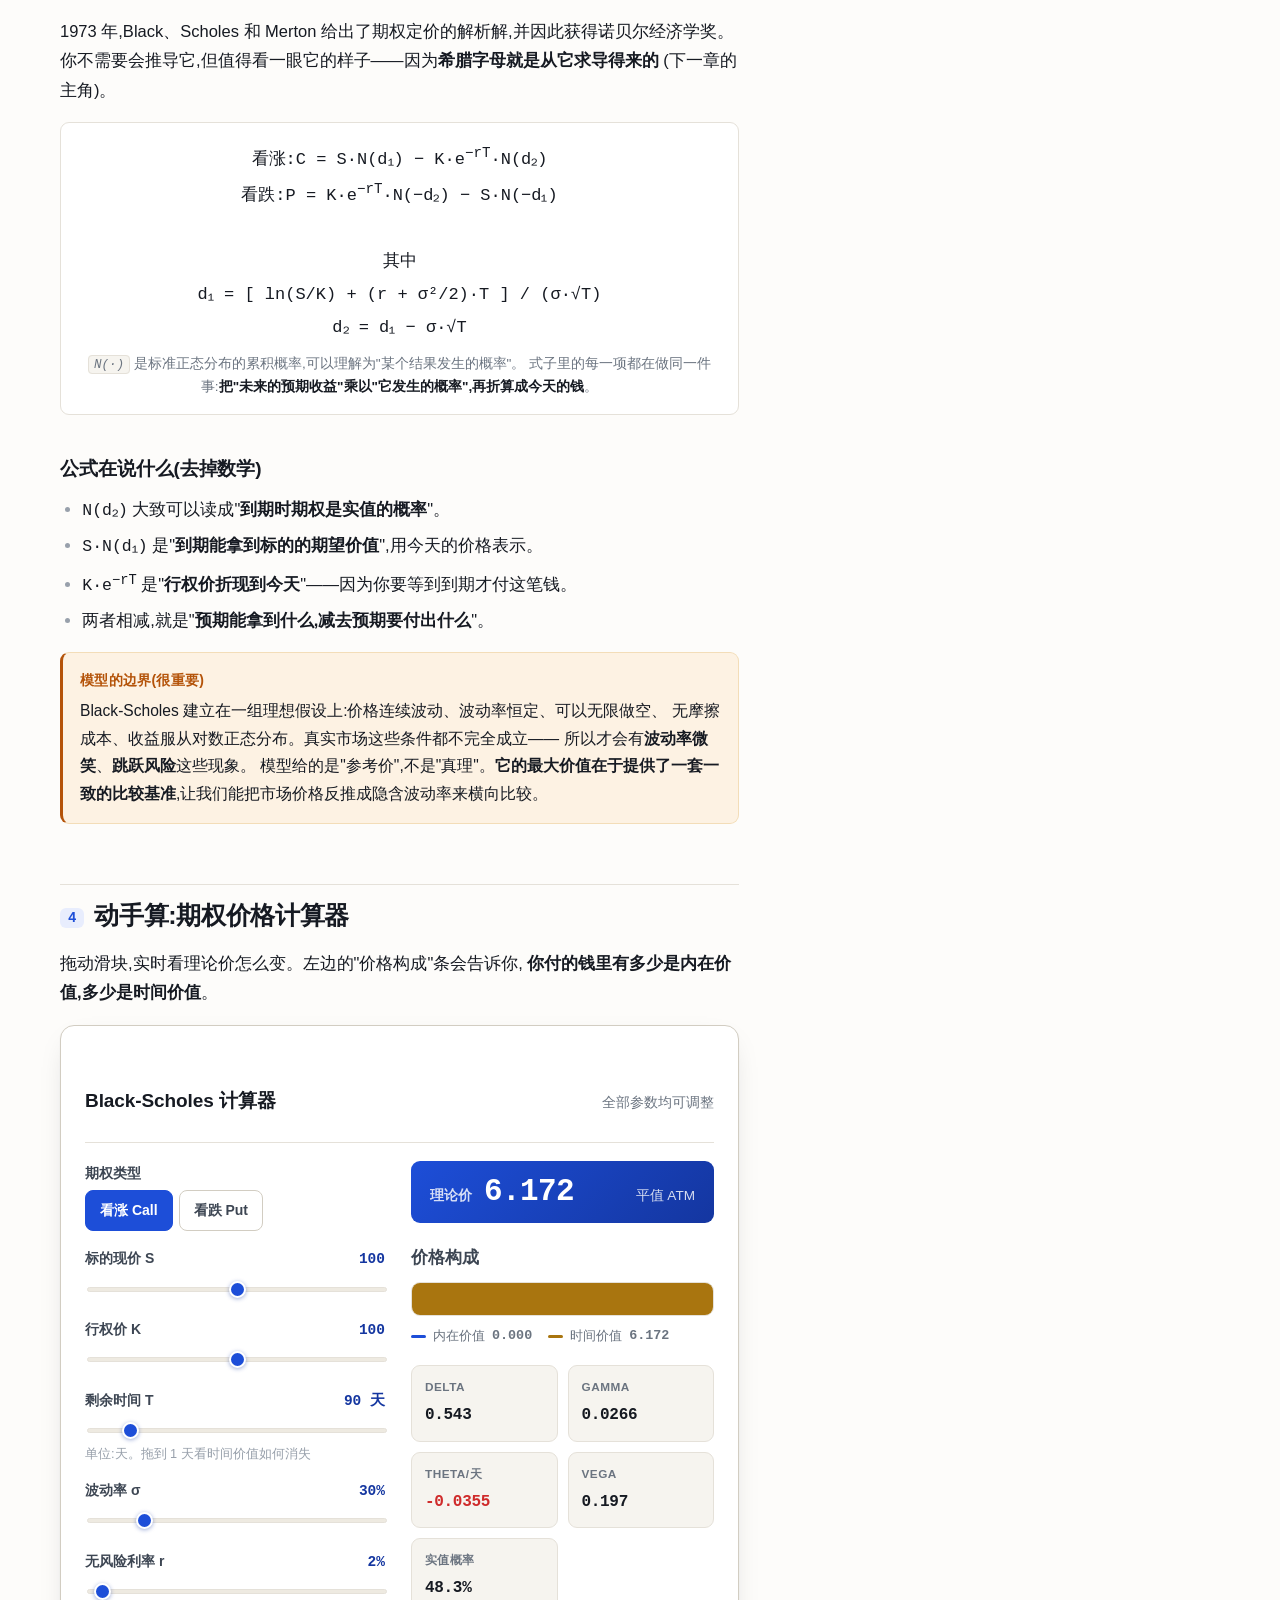
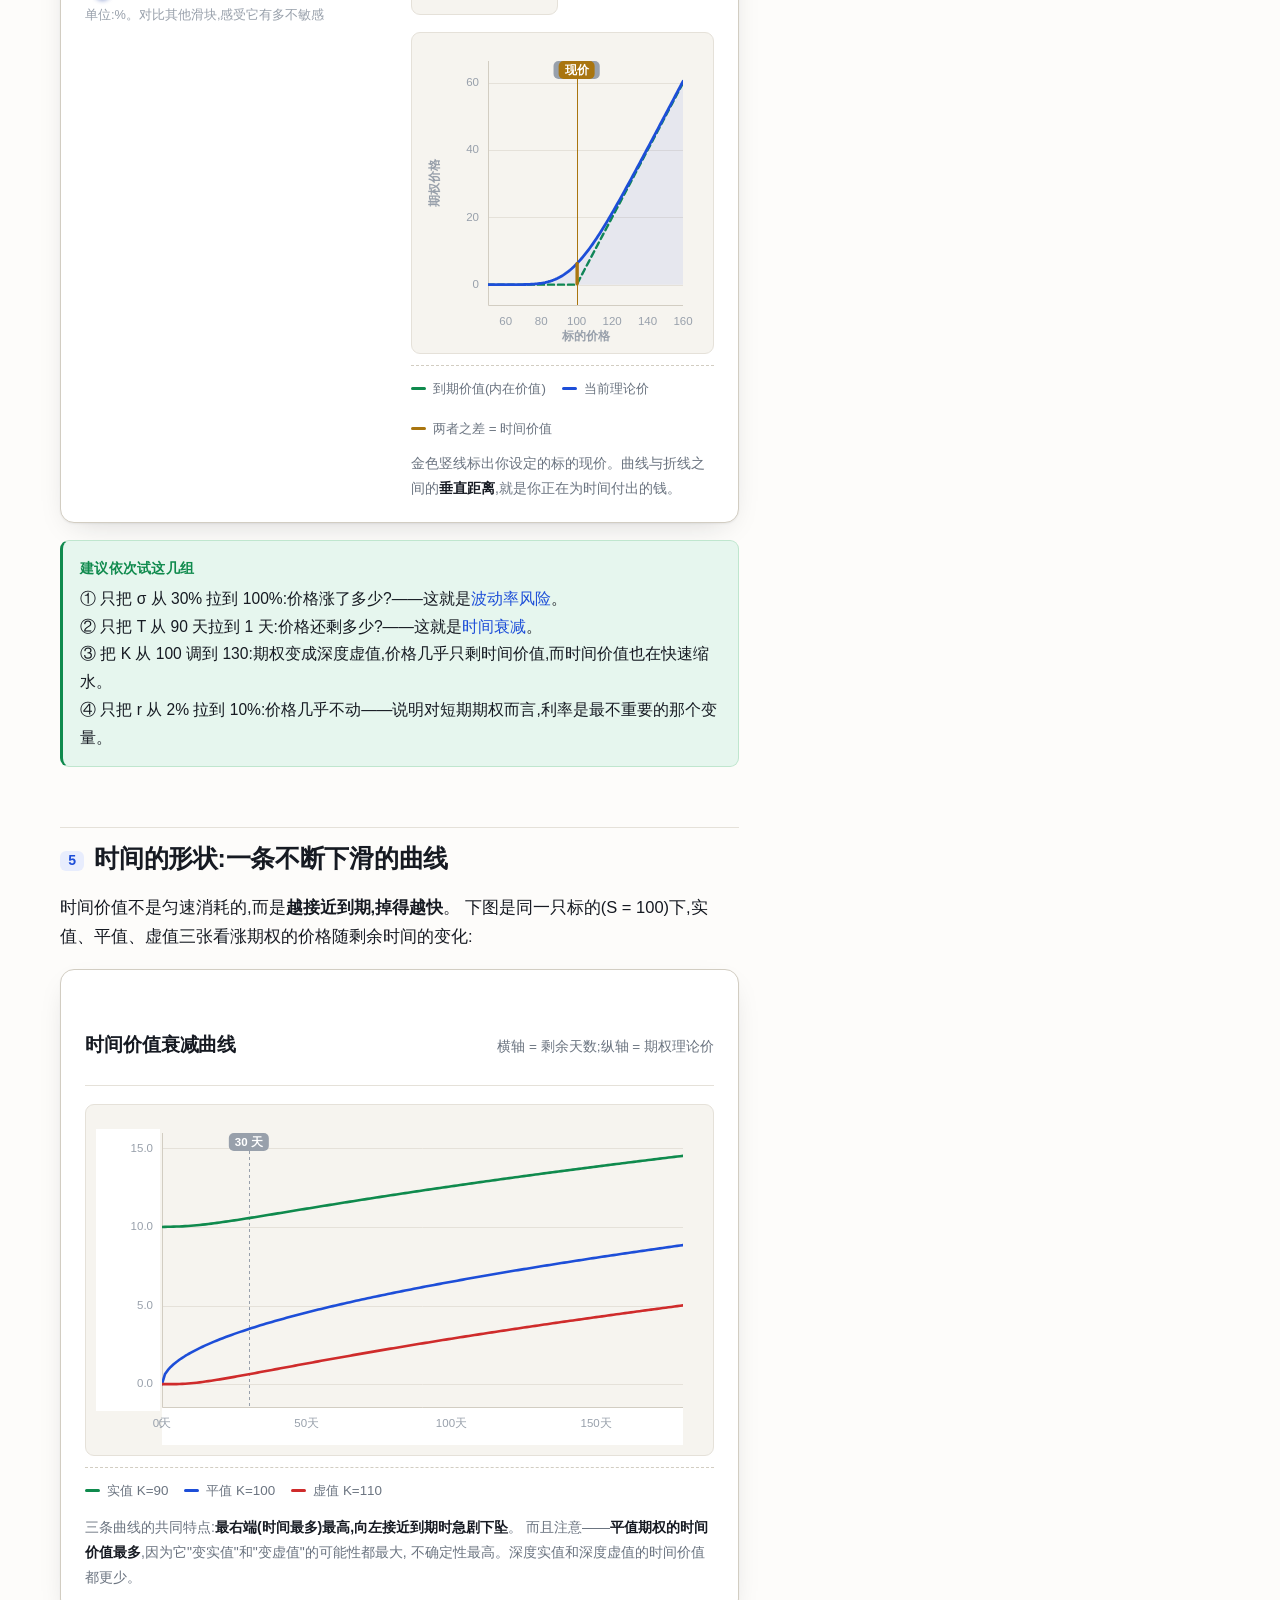
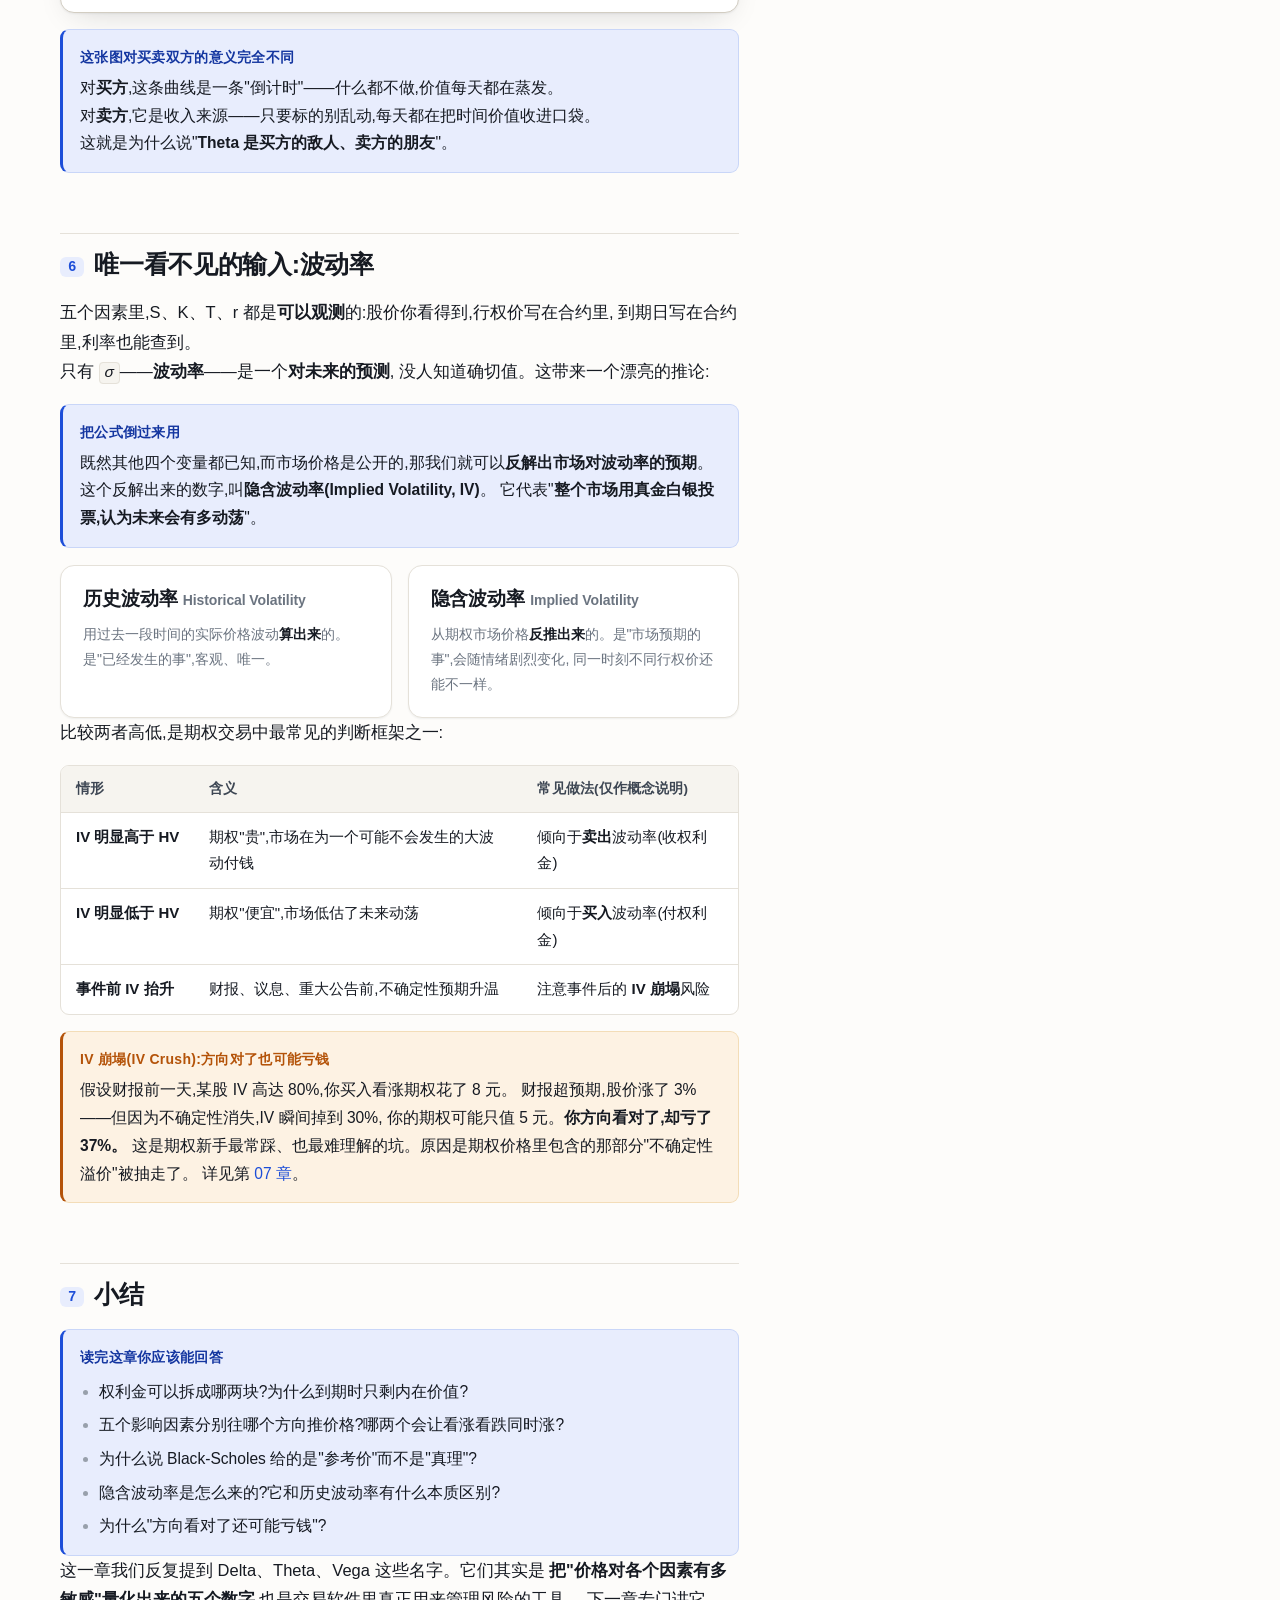
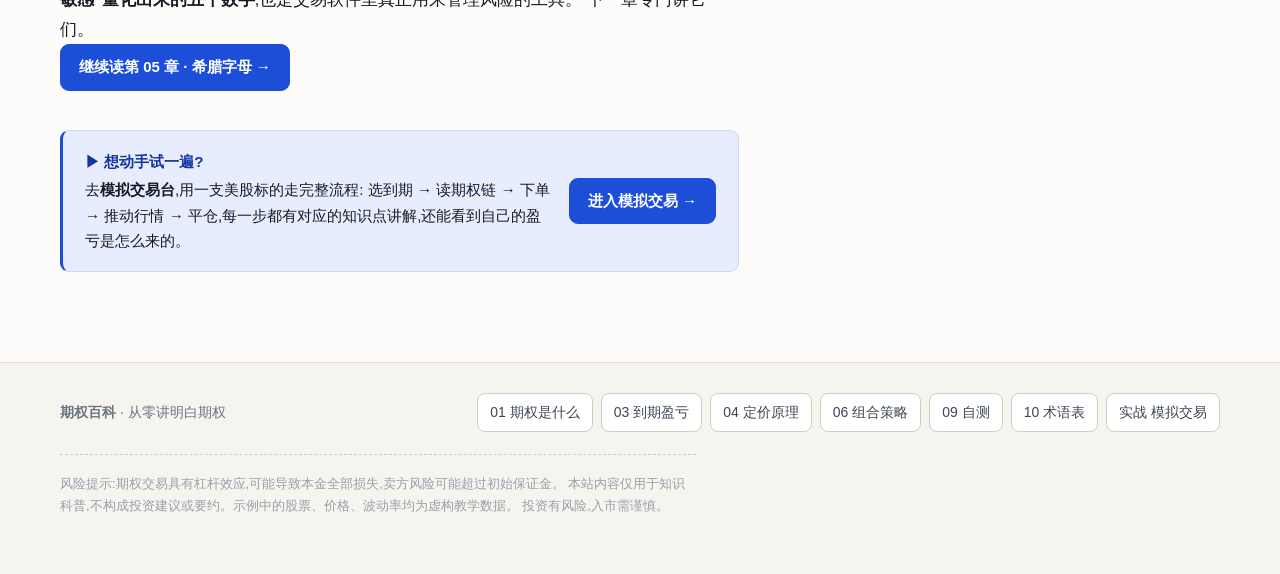
<file: pricing.html>
<!DOCTYPE html>
<html lang="zh-CN">
<head>
<meta charset="UTF-8">
<meta name="viewport" content="width=device-width, initial-scale=1">
<title>定价原理 — 期权百科</title>
<meta name="description" content="拆开权利金的内在价值与时间价值,用可交互的 Black-Scholes 计算器亲手验证五个影响因素的作用方向。">
<link rel="stylesheet" href="assets/style.css">
<script>/* 首次绘制前应用已保存的主题,避免闪烁 */
try{var t=localStorage.getItem("optionswiki-theme");if(t==="dark"||t==="light")document.documentElement.setAttribute("data-theme",t)}catch(e){}</script>
</head>
<body>
<a class="skip" href="#main">跳到正文</a>

<header class="topbar">
  <div class="topbar__inner">
    <a class="brand" href="index.html"><span class="brand__mark">◈</span>期权百科</a>
    <button class="navtoggle" aria-expanded="false" aria-controls="sitenav">目录</button>
    <nav class="sitenav" id="sitenav">
      <a href="basics.html"><span class="navnum">01</span>期权是什么</a>
      <a href="contract.html"><span class="navnum">02</span>合约要素</a>
      <a href="payoff.html"><span class="navnum">03</span>到期盈亏</a>
      <a href="pricing.html"><span class="navnum">04</span>定价原理</a>
      <a href="greeks.html"><span class="navnum">05</span>希腊字母</a>
      <a href="strategies.html"><span class="navnum">06</span>组合策略</a>
      <a href="risk.html"><span class="navnum">07</span>风险与保证金</a>
      <a href="market.html"><span class="navnum">08</span>市场与实务</a>
      <a href="quiz.html"><span class="navnum">09</span>自测</a>
      <a href="glossary.html"><span class="navnum">10</span>术语表</a>
      <a href="simulator.html" class="navcta"><span class="navnum">实战</span>模拟交易</a>
    </nav>
    <button class="theme-toggle" data-theme-toggle aria-label="切换深浅色主题" title="切换深浅色主题">◐</button>
  </div>
</header>

<main id="main" class="wrap">
  <div class="layout">
    <article class="prose">

      <div class="pagehead">
        <p class="eyebrow">第 04 章 · 价格从哪来</p>
        <h1>权利金凭什么值这个价?</h1>
        <p class="lede">
          同一只股票,行权价 100 的看涨期权卖 5 元,行权价 110 的只卖 1.5 元。
          差价是怎么来的?这一章把权利金拆成两块,再找出影响它的五个因素。
        </p>
      </div>

      <h2><span class="hnum">1</span>权利金 = 内在价值 + 时间价值</h2>

      <p>
        这是整章最重要的一句话。任何一张期权的价格,都可以拆成两个部分:
      </p>

      <div class="grid grid--2">
        <div class="card">
          <h3 class="card__title">内在价值 <span class="muted small">Intrinsic Value</span></h3>
          <p class="small" style="margin:0 0 8px">
            <strong>假设现在立刻行权,能赚多少。</strong>这是期权的"硬价值",实实在在。
          </p>
          <div class="formula" style="padding:10px 12px">
            <div class="formula__body" style="font-size:14.5px">看涨:max(S − K, 0)
看跌:max(K − S, 0)</div>
          </div>
          <p class="small muted" style="margin:8px 0 0">
            虚值期权的内在价值<strong>恒为 0</strong>——立刻行权是亏的,所以宁可不做。
          </p>
        </div>
        <div class="card">
          <h3 class="card__title">时间价值 <span class="muted small">Time Value</span></h3>
          <p class="small" style="margin:0 0 8px">
            <strong>为"未来还可能变得值钱"这件事付的钱。</strong>它是一种可能性溢价,
            也是期权最迷人也最危险的部分。
          </p>
          <div class="formula" style="padding:10px 12px">
            <div class="formula__body" style="font-size:14.5px">时间价值 = 权利金 − 内在价值</div>
          </div>
          <p class="small muted" style="margin:8px 0 0">
            到期那一刻,时间价值<strong>必然归零</strong>。这就是"期权会过期"的真正含义。
          </p>
        </div>
      </div>

      <div class="callout callout--key mt">
        <span class="callout__t">用一句话记住</span>
        内在价值回答"<strong>现在值多少</strong>",时间价值回答"<strong>未来还可能值多少</strong>"。
        到期日那天,第二个问题的答案变成"零",所以期权价格必然收敛到内在价值。
      </div>

      <h2><span class="hnum">2</span>五个因素,各自往哪个方向推</h2>

      <p>
        期权价格由五个变量决定。下表是它们各自的影响方向——<strong>这张表的每一行,你都可以在下面的计算器里亲手验证</strong>。
      </p>

      <div class="tablewrap">
        <table>
          <thead>
            <tr>
              <th>因素</th><th>符号</th><th>看涨期权</th><th>看跌期权</th><th>直觉解释</th>
            </tr>
          </thead>
          <tbody>
            <tr>
              <td>标的现价</td><td class="mono">S</td>
              <td class="pos">↑ 涨</td><td class="neg">↓ 跌</td>
              <td>标的越贵,看涨越容易赚钱,看跌越难</td>
            </tr>
            <tr>
              <td>行权价</td><td class="mono">K</td>
              <td class="neg">↓ 跌</td><td class="pos">↑ 涨</td>
              <td>行权价越高,看涨越难达到,看跌越容易</td>
            </tr>
            <tr>
              <td>剩余时间</td><td class="mono">T</td>
              <td class="pos">↑ 涨</td><td class="pos">↑ 涨</td>
              <td>时间越多,变得值钱的机会越多,<strong>买卖双方都涨</strong></td>
            </tr>
            <tr>
              <td>波动率</td><td class="mono">σ</td>
              <td class="pos">↑ 涨</td><td class="pos">↑ 涨</td>
              <td>波动越大,极端行情概率越高,<strong>两边都涨</strong></td>
            </tr>
            <tr>
              <td>无风险利率</td><td class="mono">r</td>
              <td class="pos">↑ 微涨</td><td class="neg">↓ 微跌</td>
              <td>利率影响折现,对短期期权影响很小</td>
            </tr>
          </tbody>
        </table>
      </div>

      <div class="callout callout--tip">
        <span class="callout__t">请注意第三、四行</span>
        剩余时间和波动率上升时,<strong>看涨和看跌同时变贵</strong>。
        原因很朴素:它们衡量的都是"未来的不确定性"。
        不确定性变大,两边都有机会赚大钱,所以两边都涨价。这是期权与股票最不同的地方——
        期权交易的不只是方向,更是<strong>不确定性本身</strong>。
      </div>

      <h2><span class="hnum">3</span>Black-Scholes:把直觉写成公式</h2>

      <p>
        1973 年,Black、Scholes 和 Merton 给出了期权定价的解析解,并因此获得诺贝尔经济学奖。
        你不需要会推导它,但值得看一眼它的样子——因为<strong>希腊字母就是从它求导得来的</strong>
        (下一章的主角)。
      </p>

      <div class="formula">
        <div class="formula__body">看涨:C = S·N(d₁) − K·e<sup>−rT</sup>·N(d₂)
看跌:P = K·e<sup>−rT</sup>·N(−d₂) − S·N(−d₁)

其中
d₁ = [ ln(S/K) + (r + σ²/2)·T ] / (σ·√T)
d₂ = d₁ − σ·√T</div>
        <div class="formula__note">
          <span class="var">N(·)</span> 是标准正态分布的累积概率,可以理解为"某个结果发生的概率"。
          式子里的每一项都在做同一件事:<strong>把"未来的预期收益"乘以"它发生的概率",再折算成今天的钱</strong>。
        </div>
      </div>

      <h3>公式在说什么(去掉数学)</h3>
      <ul>
        <li><span class="mono">N(d₂)</span> 大致可以读成"<strong>到期时期权是实值的概率</strong>"。</li>
        <li><span class="mono">S·N(d₁)</span> 是"<strong>到期能拿到标的的期望价值</strong>",用今天的价格表示。</li>
        <li><span class="mono">K·e<sup>−rT</sup></span> 是"<strong>行权价折现到今天</strong>"——因为你要等到到期才付这笔钱。</li>
        <li>两者相减,就是"<strong>预期能拿到什么,减去预期要付出什么</strong>"。</li>
      </ul>

      <div class="callout callout--warn">
        <span class="callout__t">模型的边界(很重要)</span>
        Black-Scholes 建立在一组理想假设上:价格连续波动、波动率恒定、可以无限做空、
        无摩擦成本、收益服从对数正态分布。真实市场这些条件都不完全成立——
        所以才会有<strong>波动率微笑</strong>、<strong>跳跃风险</strong>这些现象。
        模型给的是"参考价",不是"真理"。<strong>它的最大价值在于提供了一套一致的比较基准</strong>,让我们能把市场价格反推成隐含波动率来横向比较。
      </div>

      <h2><span class="hnum">4</span>动手算:期权价格计算器</h2>

      <p>
        拖动滑块,实时看理论价怎么变。左边的"价格构成"条会告诉你,
        <strong>你付的钱里有多少是内在价值,多少是时间价值</strong>。
      </p>

      <div class="panel">
        <div class="panel__head">
          <h3 class="panel__t">Black-Scholes 计算器</h3>
          <p class="panel__hint">全部参数均可调整</p>
        </div>

        <div class="panel__body">
          <div class="controls">
            <div class="field">
              <label>期权类型</label>
              <div class="seg" id="typeSeg">
                <button type="button" data-val="call" aria-pressed="true">看涨 Call</button>
                <button type="button" data-val="put" aria-pressed="false">看跌 Put</button>
              </div>
            </div>

            <div class="field">
              <label>标的现价 S <span class="field__val" data-for="pS">—</span></label>
              <input type="range" id="pS" min="50" max="150" step="1" value="100">
            </div>

            <div class="field">
              <label>行权价 K <span class="field__val" data-for="pK">—</span></label>
              <input type="range" id="pK" min="50" max="150" step="1" value="100">
            </div>

            <div class="field">
              <label>剩余时间 T <span class="field__val" data-for="pT">—</span></label>
              <input type="range" id="pT" min="1" max="730" step="1" value="90">
              <p class="field__hint">单位:天。拖到 1 天看时间价值如何消失</p>
            </div>

            <div class="field">
              <label>波动率 σ <span class="field__val" data-for="pV">—</span></label>
              <input type="range" id="pV" min="5" max="150" step="1" value="30">
            </div>

            <div class="field">
              <label>无风险利率 r <span class="field__val" data-for="pR">—</span></label>
              <input type="range" id="pR" min="0" max="100" step="1" value="2">
              <p class="field__hint">单位:%。对比其他滑块,感受它有多不敏感</p>
            </div>
          </div>

          <div>
            <div class="bigreadout">
              <span class="bigreadout__k">理论价</span>
              <span class="bigreadout__v" id="pPrice">—</span>
              <span class="bigreadout__u" id="pState">—</span>
            </div>

            <h4 style="margin:20px 0 10px">价格构成</h4>
            <div id="barIntrinsic" style="height:34px;border-radius:9px;overflow:hidden;display:flex;border:1px solid var(--line);background:var(--bg-2)">
              <div id="segInt" style="width:0%;background:var(--accent);transition:width .18s"></div>
              <div id="segTime" style="width:0%;background:var(--gold);transition:width .18s"></div>
            </div>
            <div class="legend" style="border-top:0;margin-top:8px;padding-top:0">
              <span><i style="background:var(--accent)"></i>内在价值 <b class="mono" id="vInt">—</b></span>
              <span><i style="background:var(--gold)"></i>时间价值 <b class="mono" id="vTime">—</b></span>
            </div>

            <div class="readout mt">
              <div class="readout__item">
                <span class="readout__k">Delta</span>
                <div class="readout__v" id="vDelta" style="font-size:16px">—</div>
              </div>
              <div class="readout__item">
                <span class="readout__k">Gamma</span>
                <div class="readout__v" id="vGamma" style="font-size:16px">—</div>
              </div>
              <div class="readout__item">
                <span class="readout__k">Theta/天</span>
                <div class="readout__v" id="vTheta" style="font-size:16px">—</div>
              </div>
              <div class="readout__item">
                <span class="readout__k">Vega</span>
                <div class="readout__v" id="vVega" style="font-size:16px">—</div>
              </div>
              <div class="readout__item">
                <span class="readout__k">实值概率</span>
                <div class="readout__v" id="vProb" style="font-size:16px">—</div>
              </div>
            </div>

            <div class="chartbox mt">
              <canvas id="priceCurve" height="300" role="img" aria-label="期权价格随标的价格变化的曲线"></canvas>
            </div>
            <div class="legend">
              <span><i style="background:var(--profit)"></i>到期价值(内在价值)</span>
              <span><i style="background:var(--accent)"></i>当前理论价</span>
              <span><i style="background:var(--gold)"></i>两者之差 = 时间价值</span>
            </div>
            <p class="small muted" style="margin:10px 0 0">
              金色竖线标出你设定的标的现价。曲线与折线之间的<strong>垂直距离</strong>,就是你正在为时间付出的钱。
            </p>
          </div>
        </div>
      </div>

      <div class="callout callout--tip mt">
        <span class="callout__t">建议依次试这几组</span>
        ① 只把 σ 从 30% 拉到 100%:价格涨了多少?——这就是<a href="greeks.html#vega">波动率风险</a>。<br>
        ② 只把 T 从 90 天拉到 1 天:价格还剩多少?——这就是<a href="greeks.html#theta">时间衰减</a>。<br>
        ③ 把 K 从 100 调到 130:期权变成深度虚值,价格几乎只剩时间价值,而时间价值也在快速缩水。<br>
        ④ 只把 r 从 2% 拉到 10%:价格几乎不动——说明对短期期权而言,利率是最不重要的那个变量。
      </div>

      <h2><span class="hnum">5</span>时间的形状:一条不断下滑的曲线</h2>

      <p>
        时间价值不是匀速消耗的,而是<strong>越接近到期,掉得越快</strong>。
        下图是同一只标的(S = 100)下,实值、平值、虚值三张看涨期权的价格随剩余时间的变化:
      </p>

      <div class="panel">
        <div class="panel__head">
          <h3 class="panel__t">时间价值衰减曲线</h3>
          <p class="panel__hint">横轴 = 剩余天数;纵轴 = 期权理论价</p>
        </div>
        <div class="chartbox">
          <canvas id="decayChart" height="330" role="img" aria-label="期权价格随剩余时间衰减的曲线"></canvas>
        </div>
        <div class="legend">
          <span><i style="background:var(--profit)"></i>实值 K=90</span>
          <span><i style="background:var(--accent)"></i>平值 K=100</span>
          <span><i style="background:var(--loss)"></i>虚值 K=110</span>
        </div>
        <p class="small muted" style="margin:12px 0 0">
          三条曲线的共同特点:<strong>最右端(时间最多)最高,向左接近到期时急剧下坠</strong>。
          而且注意——<strong>平值期权的时间价值最多</strong>,因为它"变实值"和"变虚值"的可能性都最大,
          不确定性最高。深度实值和深度虚值的时间价值都更少。
        </p>
      </div>

      <div class="callout callout--key">
        <span class="callout__t">这张图对买卖双方的意义完全不同</span>
        对<strong>买方</strong>,这条曲线是一条"倒计时"——什么都不做,价值每天都在蒸发。<br>
        对<strong>卖方</strong>,它是收入来源——只要标的别乱动,每天都在把时间价值收进口袋。<br>
        这就是为什么说"<strong>Theta 是买方的敌人、卖方的朋友</strong>"。
      </div>

      <h2><span class="hnum">6</span>唯一看不见的输入:波动率</h2>

      <p>
        五个因素里,S、K、T、r 都是<strong>可以观测</strong>的:股价你看得到,行权价写在合约里,
        到期日写在合约里,利率也能查到。
      </p>

      <p>
        只有 <span class="var">σ</span>——<strong>波动率</strong>——是一个<strong>对未来的预测</strong>,
        没人知道确切值。这带来一个漂亮的推论:
      </p>

      <div class="callout callout--key">
        <span class="callout__t">把公式倒过来用</span>
        既然其他四个变量都已知,而市场价格是公开的,那我们就可以<strong>反解出市场对波动率的预期</strong>。
        这个反解出来的数字,叫<strong>隐含波动率(Implied Volatility, IV)</strong>。
        它代表"<strong>整个市场用真金白银投票,认为未来会有多动荡</strong>"。
      </div>

      <div class="grid grid--2 mt">
        <div class="card">
          <h3 class="card__title">历史波动率 <span class="muted small">Historical Volatility</span></h3>
          <p class="small muted" style="margin:0">
            用过去一段时间的实际价格波动<strong>算出来</strong>的。是"已经发生的事",客观、唯一。
          </p>
        </div>
        <div class="card">
          <h3 class="card__title">隐含波动率 <span class="muted small">Implied Volatility</span></h3>
          <p class="small muted" style="margin:0">
            从期权市场价格<strong>反推出来</strong>的。是"市场预期的事",会随情绪剧烈变化,
            同一时刻不同行权价还能不一样。
          </p>
        </div>
      </div>

      <p class="mt">
        比较两者高低,是期权交易中最常见的判断框架之一:
      </p>

      <div class="tablewrap">
        <table>
          <thead>
            <tr><th>情形</th><th>含义</th><th>常见做法(仅作概念说明)</th></tr>
          </thead>
          <tbody>
            <tr>
              <td class="nowrap"><strong>IV 明显高于 HV</strong></td>
              <td>期权"贵",市场在为一个可能不会发生的大波动付钱</td>
              <td>倾向于<strong>卖出</strong>波动率(收权利金)</td>
            </tr>
            <tr>
              <td class="nowrap"><strong>IV 明显低于 HV</strong></td>
              <td>期权"便宜",市场低估了未来动荡</td>
              <td>倾向于<strong>买入</strong>波动率(付权利金)</td>
            </tr>
            <tr>
              <td class="nowrap"><strong>事件前 IV 抬升</strong></td>
              <td>财报、议息、重大公告前,不确定性预期升温</td>
              <td>注意事件后的 <strong>IV 崩塌</strong>风险</td>
            </tr>
          </tbody>
        </table>
      </div>

      <div class="callout callout--warn mt">
        <span class="callout__t">IV 崩塌(IV Crush):方向对了也可能亏钱</span>
        假设财报前一天,某股 IV 高达 80%,你买入看涨期权花了 8 元。
        财报超预期,股价涨了 3%——但因为不确定性消失,IV 瞬间掉到 30%,
        你的期权可能只值 5 元。<strong>你方向看对了,却亏了 37%。</strong>
        这是期权新手最常踩、也最难理解的坑。原因是期权价格里包含的那部分"不确定性溢价"被抽走了。
        详见第 <a href="risk.html">07 章</a>。
      </div>

      <h2><span class="hnum">7</span>小结</h2>

      <div class="callout callout--key">
        <span class="callout__t">读完这章你应该能回答</span>
        <ul style="margin:8px 0 0;padding-left:1.2em">
          <li>权利金可以拆成哪两块?为什么到期时只剩内在价值?</li>
          <li>五个影响因素分别往哪个方向推价格?哪两个会让看涨看跌同时涨?</li>
          <li>为什么说 Black-Scholes 给的是"参考价"而不是"真理"?</li>
          <li>隐含波动率是怎么来的?它和历史波动率有什么本质区别?</li>
          <li>为什么"方向看对了还可能亏钱"?</li>
        </ul>
      </div>

      <p>
        这一章我们反复提到 Delta、Theta、Vega 这些名字。它们其实是
        <strong>把"价格对各个因素有多敏感"量化出来的五个数字</strong>,也是交易软件里真正用来管理风险的工具。
        下一章专门讲它们。
      </p>

      <p class="mt2">
        <a class="btn" href="greeks.html" style="display:inline-block">继续读第 05 章 · 希腊字母 →</a>
      </p>

      <div class="chaptercta">
        <div class="chaptercta__txt">
          <span class="chaptercta__t">▶ 想动手试一遍?</span>
          去<strong>模拟交易台</strong>,用一支美股标的走完整流程:
          选到期 → 读期权链 → 下单 → 推动行情 → 平仓,每一步都有对应的知识点讲解,还能看到自己的盈亏是怎么来的。
        </div>
        <a class="btn" href="simulator.html">进入模拟交易 →</a>
      </div>

    </article>

    <aside class="toc" data-toc><p class="toc__title">本页目录</p></aside>
  </div>
</main>

<footer class="sitefoot">
  <div class="wrap">
    <div class="sitefoot__row">
      <div><strong>期权百科</strong> · 从零讲明白期权</div>
      <nav class="footnav">
        <a href="basics.html">01 期权是什么</a>
        <a href="payoff.html">03 到期盈亏</a>
        <a href="pricing.html">04 定价原理</a>
        <a href="strategies.html">06 组合策略</a>
        <a href="quiz.html">09 自测</a>
        <a href="glossary.html">10 术语表</a>
        <a href="simulator.html">实战 模拟交易</a>
      </nav>
    </div>
    <p class="disclaimer">
      风险提示:期权交易具有杠杆效应,可能导致本金全部损失,卖方风险可能超过初始保证金。
      本站内容仅用于知识科普,不构成投资建议或要约。示例中的股票、价格、波动率均为虚构教学数据。
      投资有风险,入市需谨慎。
    </p>
  </div>
</footer>

<script src="assets/bs.js"></script>
<script src="assets/charts.js"></script>
<script src="assets/site.js"></script>
<script>
(function () {
  'use strict';

  var st = { type: 'call', S: 100, K: 100, days: 90, vol: 30, rate: 2 };

  function bsParams() {
    return {
      type: st.type, S: st.S, K: st.K,
      T: st.days / 365,
      sigma: st.vol / 100,
      r: st.rate / 100
    };
  }

  var priceCanvas = document.getElementById('priceCurve');
  var decayCanvas = document.getElementById('decayChart');

  /* ---------- 主计算器 ---------- */
  function renderCalc() {
    var res = BS.price(bsParams());
    var price = res.price;

    document.getElementById('pPrice').textContent = price.toFixed(3);

    // 实值 / 平值 / 虚值状态
    var diff = st.S - st.K;
    var stateText;
    if (Math.abs(diff) < 0.01) stateText = '平值 ATM';
    else if (st.type === 'call') stateText = diff > 0 ? '实值 ITM' : '虚值 OTM';
    else stateText = diff < 0 ? '实值 ITM' : '虚值 OTM';
    document.getElementById('pState').textContent = stateText;

    // 价格构成条
    var total = Math.max(res.intrinsic + res.timeValue, 1e-9);
    var intPct = res.intrinsic / total * 100;
    document.getElementById('segInt').style.width = intPct + '%';
    document.getElementById('segTime').style.width = (100 - intPct) + '%';
    document.getElementById('vInt').textContent = res.intrinsic.toFixed(3);
    document.getElementById('vTime').textContent = res.timeValue.toFixed(3);

    // 希腊字母
    document.getElementById('vDelta').textContent = res.delta.toFixed(3);
    document.getElementById('vGamma').textContent = res.gamma.toFixed(4);
    var th = BS.thetaPerDay(res.theta);
    var thEl = document.getElementById('vTheta');
    thEl.textContent = th.toFixed(4);
    thEl.style.color = th < 0 ? 'var(--loss)' : 'var(--profit)';
    document.getElementById('vVega').textContent = BS.vegaPerPct(res.vega).toFixed(3);
    document.getElementById('vProb').textContent = (res.probITM * 100).toFixed(1) + '%';

    // 价格曲线
    if (priceCanvas) {
      var lo = Math.max(1, Math.round(st.K * 0.5));
      var hi = Math.round(st.K * 1.6);
      var expiry = [], current = [], gap = [];
      var N = 140;
      for (var i = 0; i <= N; i++) {
        var S = lo + (hi - lo) * i / N;
        var iv = st.type === 'call' ? Math.max(S - st.K, 0) : Math.max(st.K - S, 0);
        var cv = BS.price({
          type: st.type, S: S, K: st.K, T: st.days / 365,
          sigma: st.vol / 100, r: st.rate / 100
        }).price;
        expiry.push([S, iv]);
        current.push([S, cv]);
        // 时间价值用"竖线"表示:在现价处画一段
        if (Math.abs(S - st.S) < (hi - lo) / N * 0.6) gap.push([S, iv], [S, cv]);
      }

      Charts.bind(priceCanvas, function () {
        Charts.lines(priceCanvas, {
          height: 300,
          series: [
            { name: '到期价值', color: Charts.PALETTE.profit, points: expiry, width: 2.4, dash: [6, 4] },
            { name: '当前理论价', color: Charts.PALETTE.accent, points: current, width: 2.8,
              fill: 'rgba(29,78,216,.07)', areaTo: 0 },
            { name: '时间价值', color: Charts.PALETTE.gold, points: gap, width: 3.4 }
          ],
          xLabel: '标的价格', yLabel: '期权价格',
          vlines: [
            { v: st.K, label: 'K=' + st.K.toFixed(0), color: Charts.PALETTE.ink4 },
            { v: st.S, label: '现价', color: Charts.PALETTE.gold, dash: [] }
          ],
          includeZero: true,
          yLo: 0
        });
      });
    }
  }

  /* ---------- 时间衰减图 ---------- */
  function renderDecay() {
    if (!decayCanvas) return;

    function seriesFor(K, color) {
      var pts = [];
      for (var d = 0; d <= 180; d++) {
        var v = BS.price({
          type: 'call', S: 100, K: K, T: d / 365,
          sigma: 0.30, r: 0.02
        }).price;
        pts.push([d, v]);
      }
      return { name: 'K=' + K, color: color, points: pts, width: 2.6 };
    }

    Charts.bind(decayCanvas, function () {
      Charts.lines(decayCanvas, {
        height: 330,
        series: [
          seriesFor(90, Charts.PALETTE.profit),
          seriesFor(100, Charts.PALETTE.accent),
          seriesFor(110, Charts.PALETTE.loss)
        ],
        xLabel: '剩余天数', yLabel: '期权理论价',
        xLo: 0, xHi: 180, yLo: 0,
        xFmt: function (v) { return v.toFixed(0) + '天'; },
        yFmt: function (v) { return v.toFixed(1); },
        vlines: [{ v: 30, label: '30 天', color: Charts.PALETTE.ink4 }]
      });
    });
  }

  /* ---------- 绑定 ---------- */
  Site.bindSeg('typeSeg', function (v) { st.type = v; renderCalc(); }, 'call');

  Site.bindSlider('pS', function (v) { st.S = v; renderCalc(); }, function (v) { return v.toFixed(0); });
  Site.bindSlider('pK', function (v) { st.K = v; renderCalc(); }, function (v) { return v.toFixed(0); });
  Site.bindSlider('pT', function (v) { st.days = v; renderCalc(); }, function (v) { return v.toFixed(0) + ' 天'; });
  Site.bindSlider('pV', function (v) { st.vol = v; renderCalc(); }, function (v) { return v.toFixed(0) + '%'; });
  Site.bindSlider('pR', function (v) { st.rate = v; renderCalc(); }, function (v) { return v.toFixed(0) + '%'; });

  renderCalc();
  renderDecay();
})();
</script>
</body>
</html>
</file>
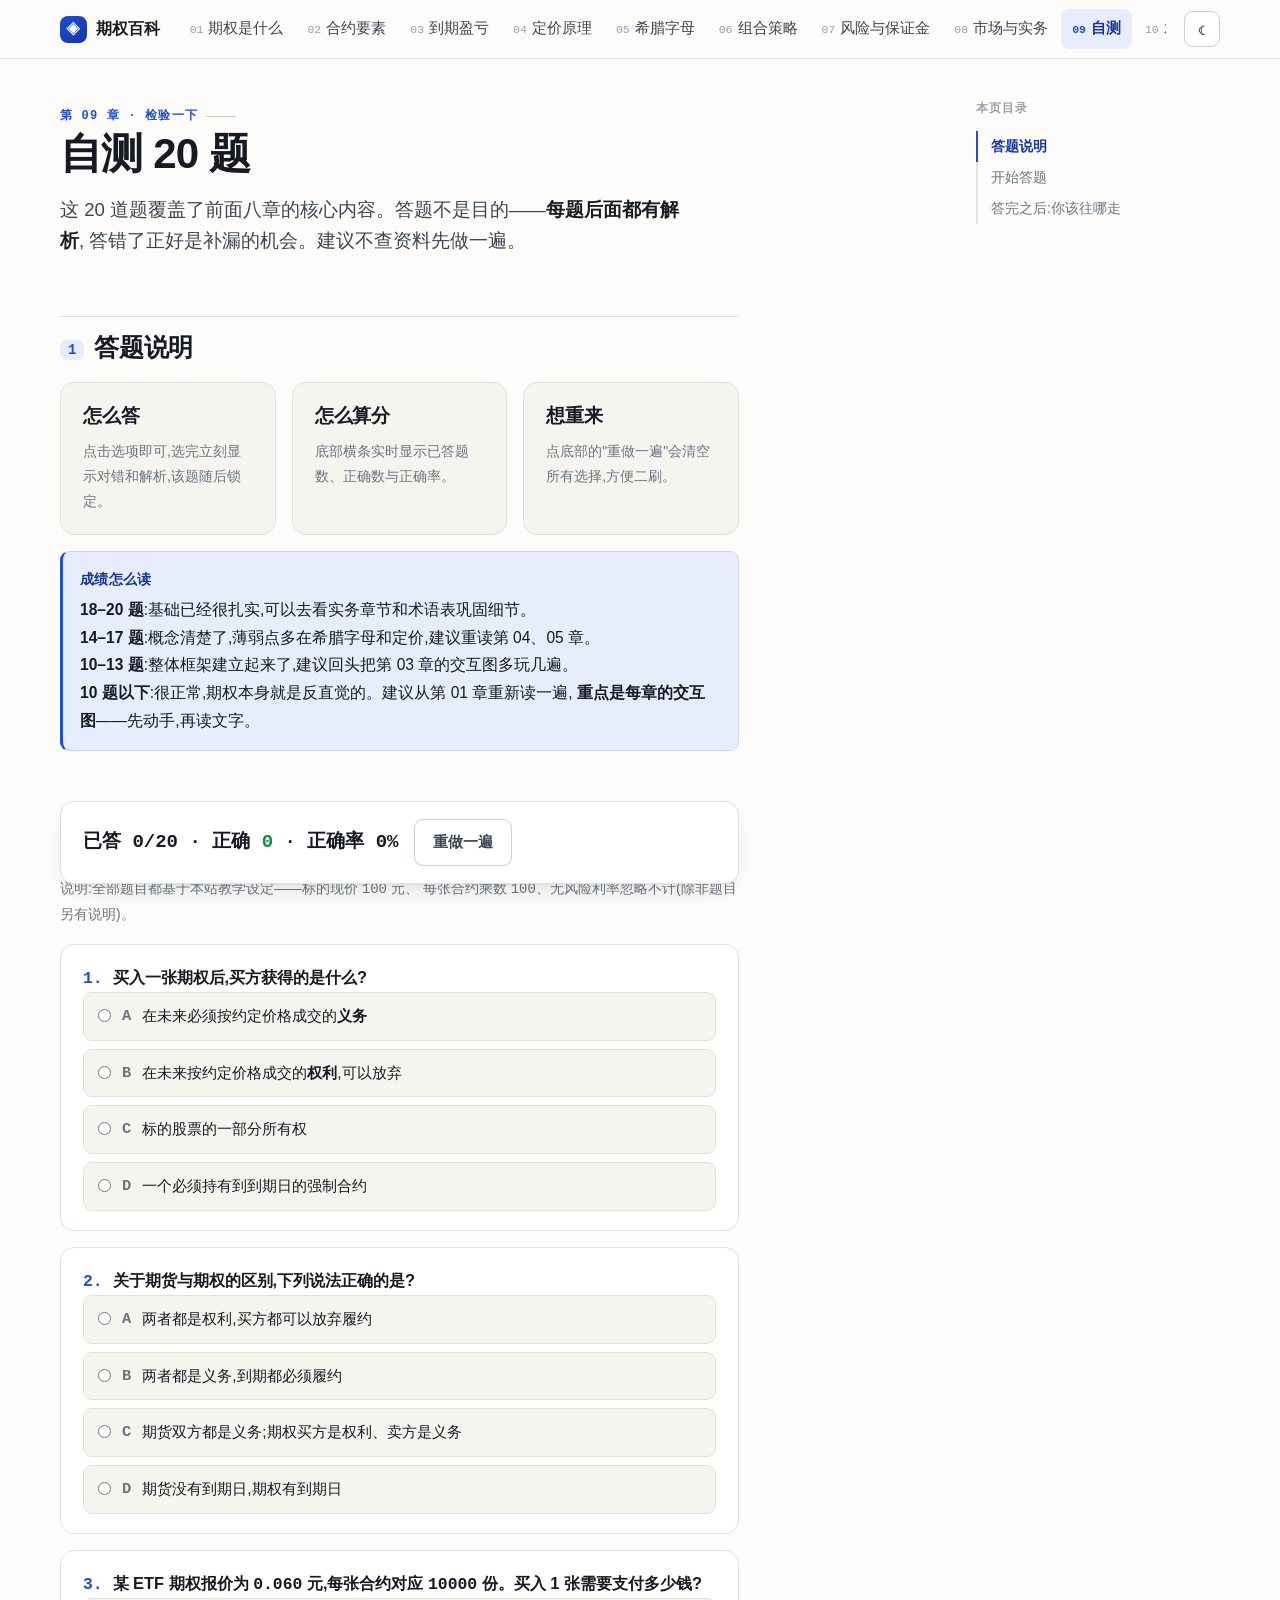
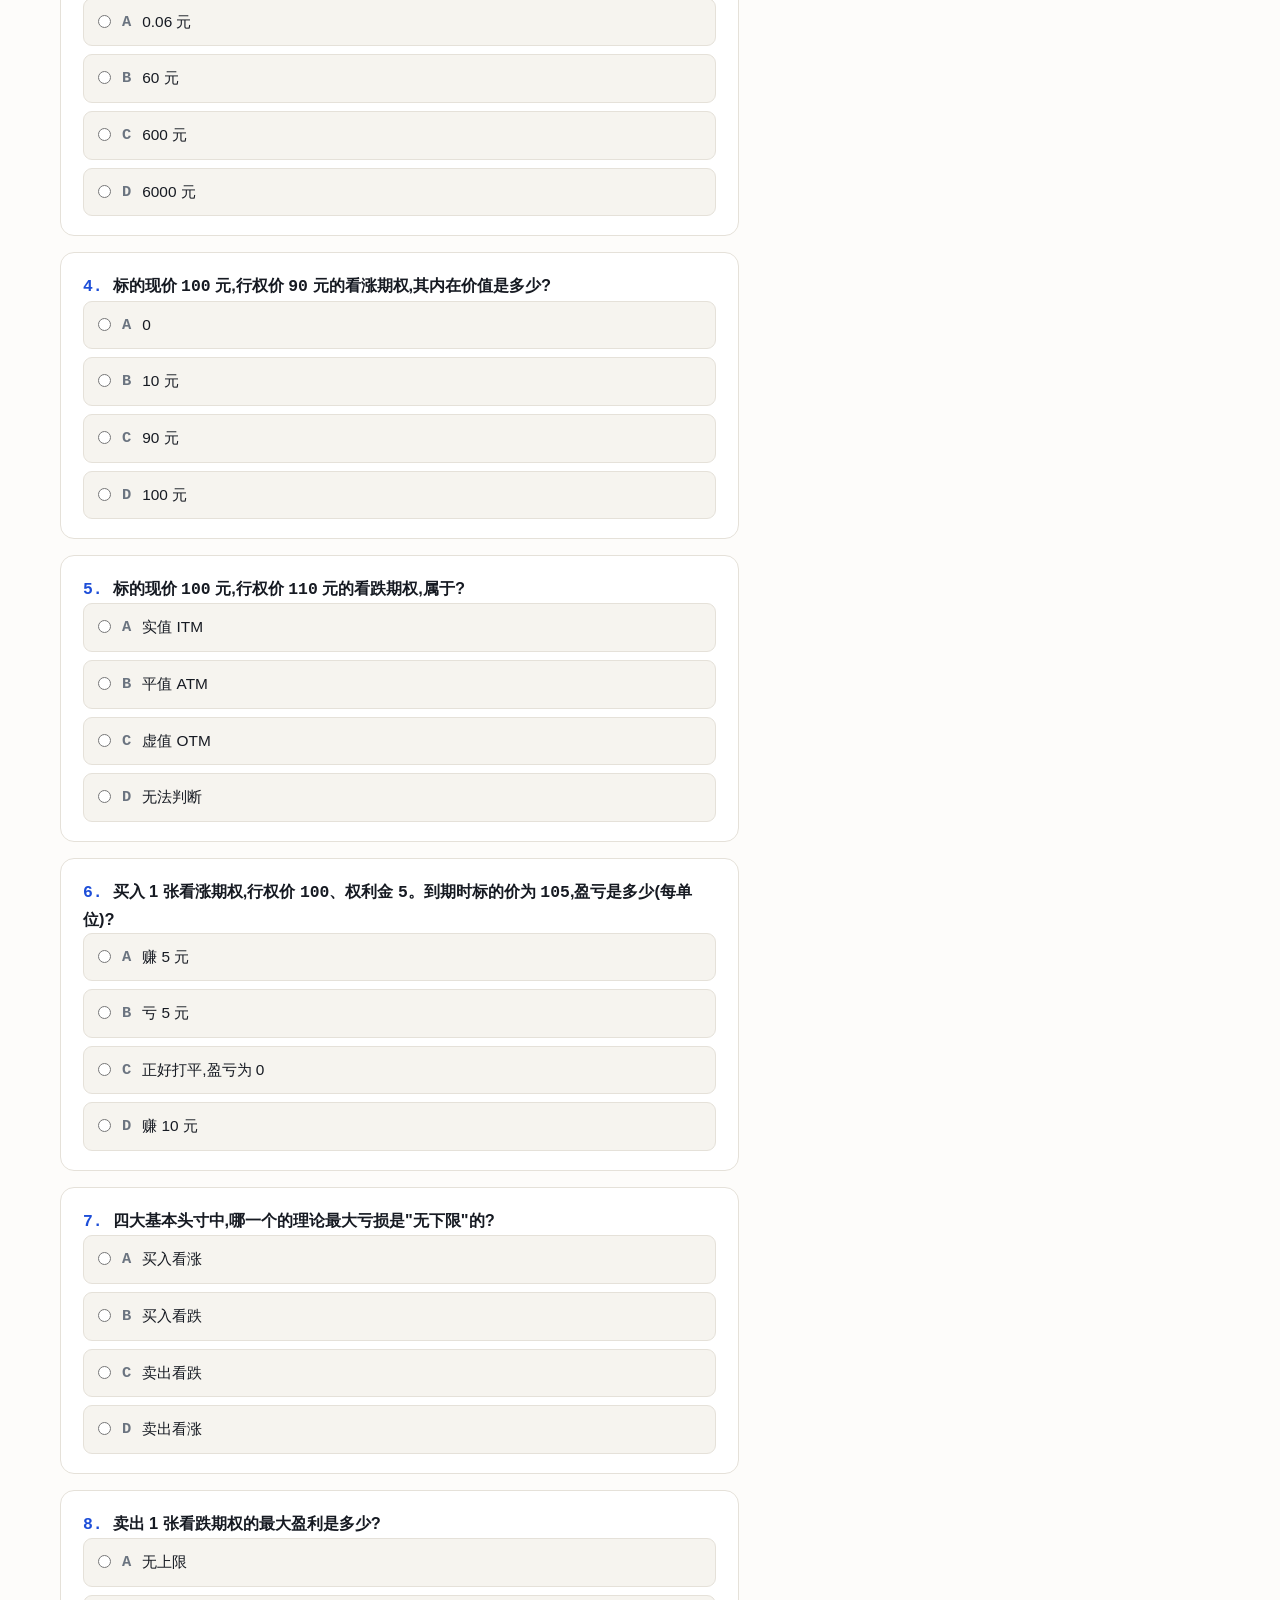
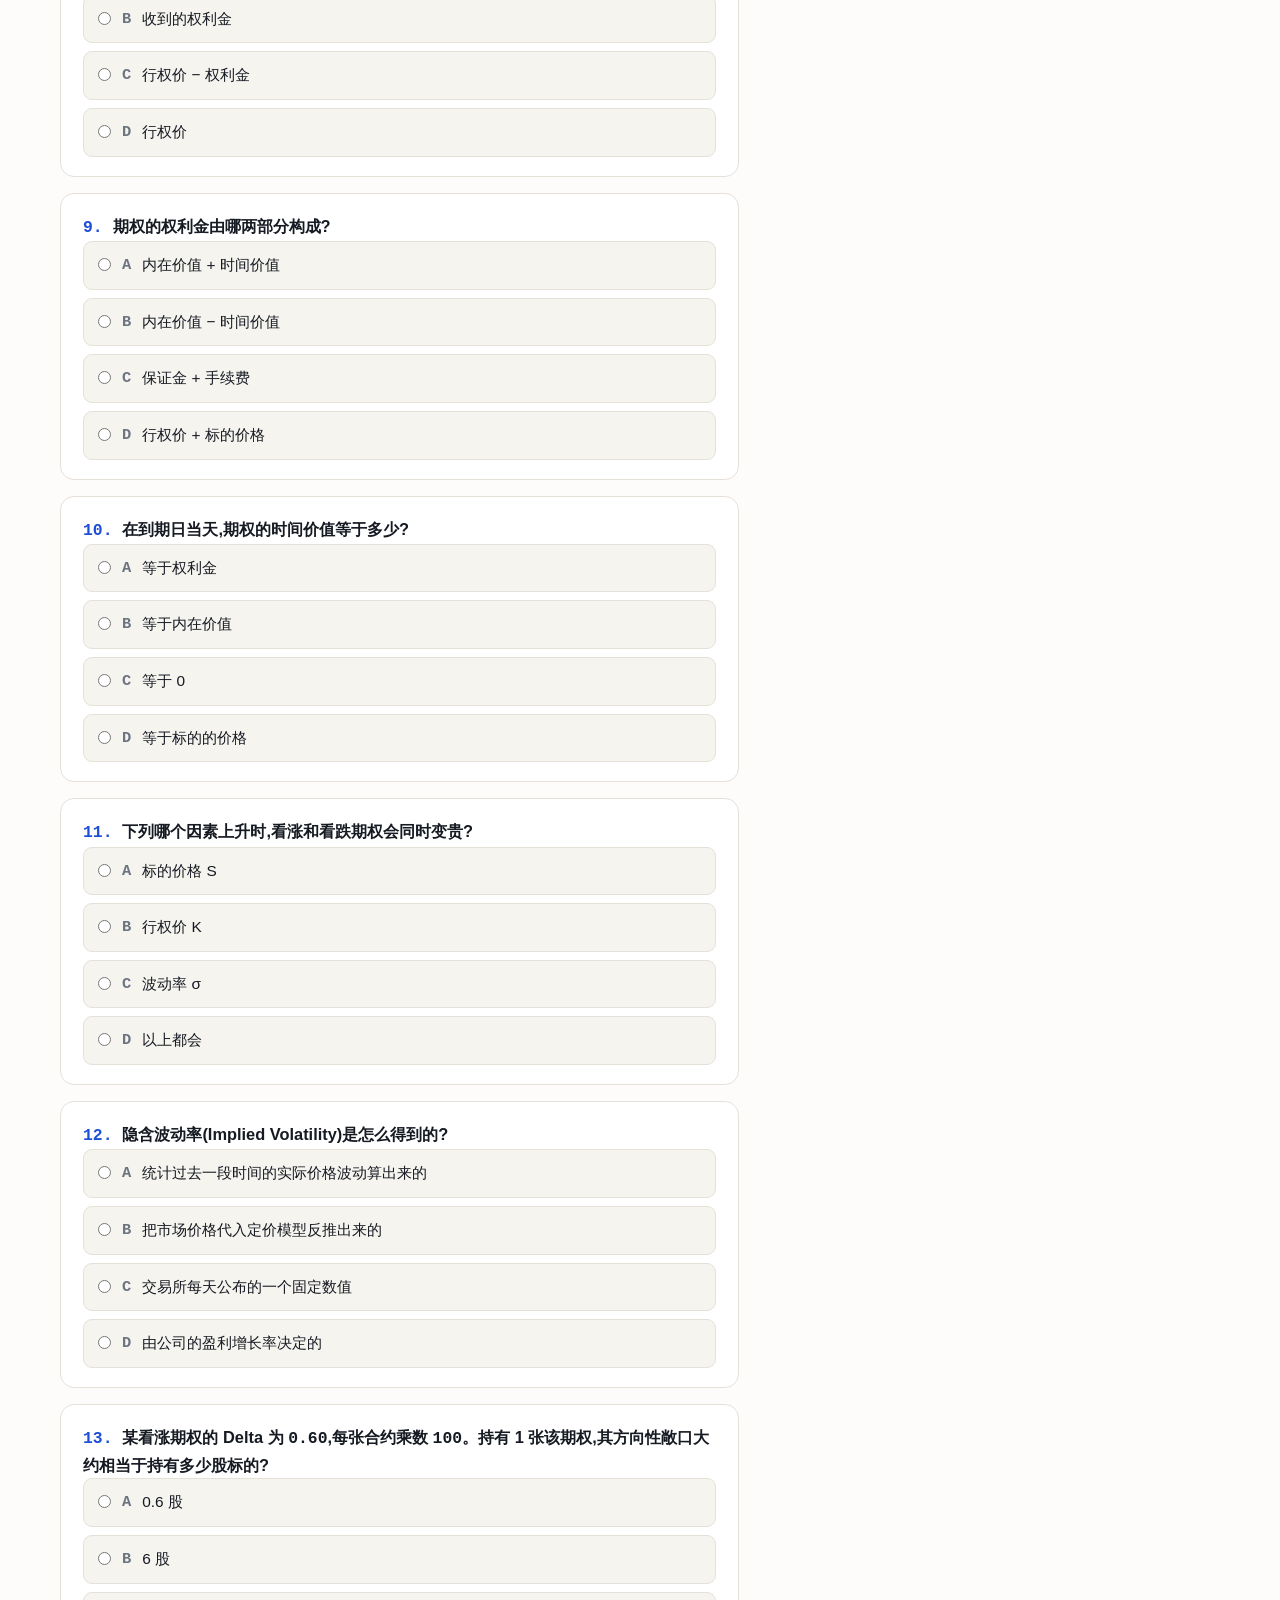
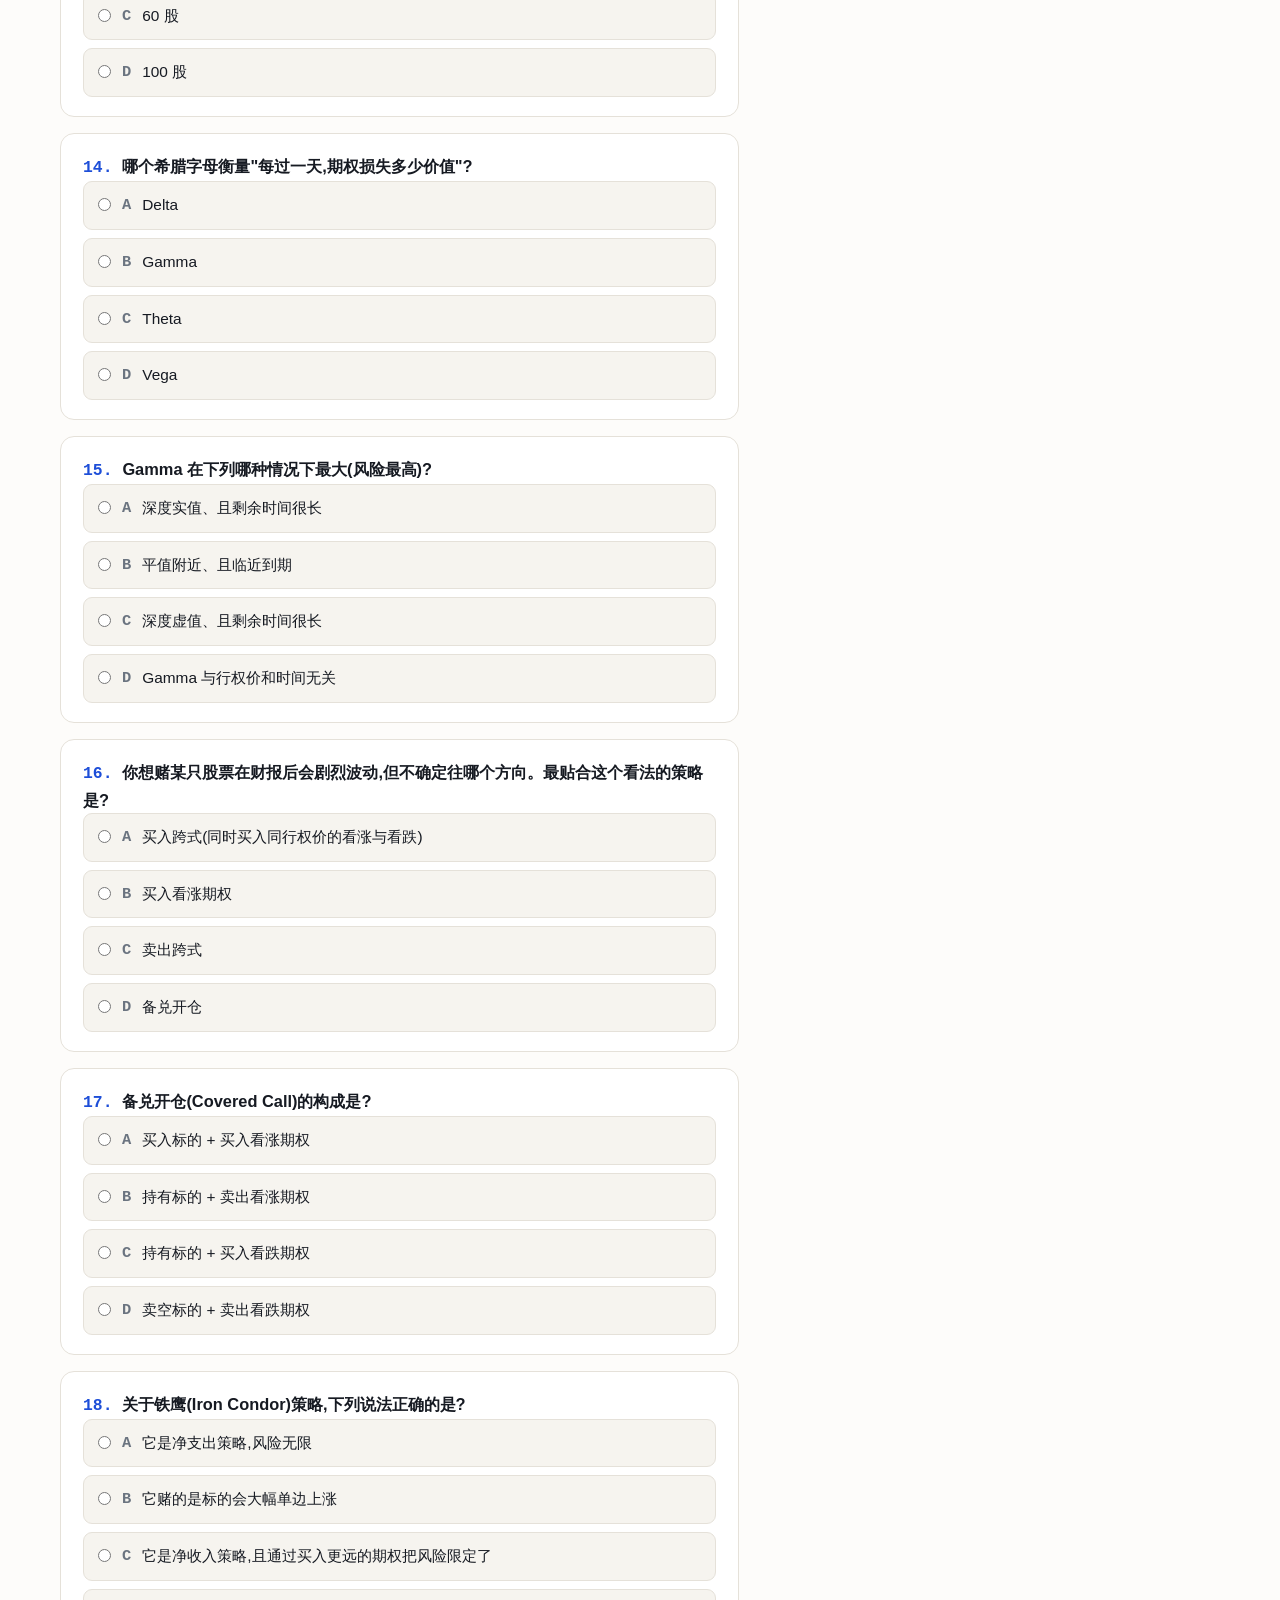
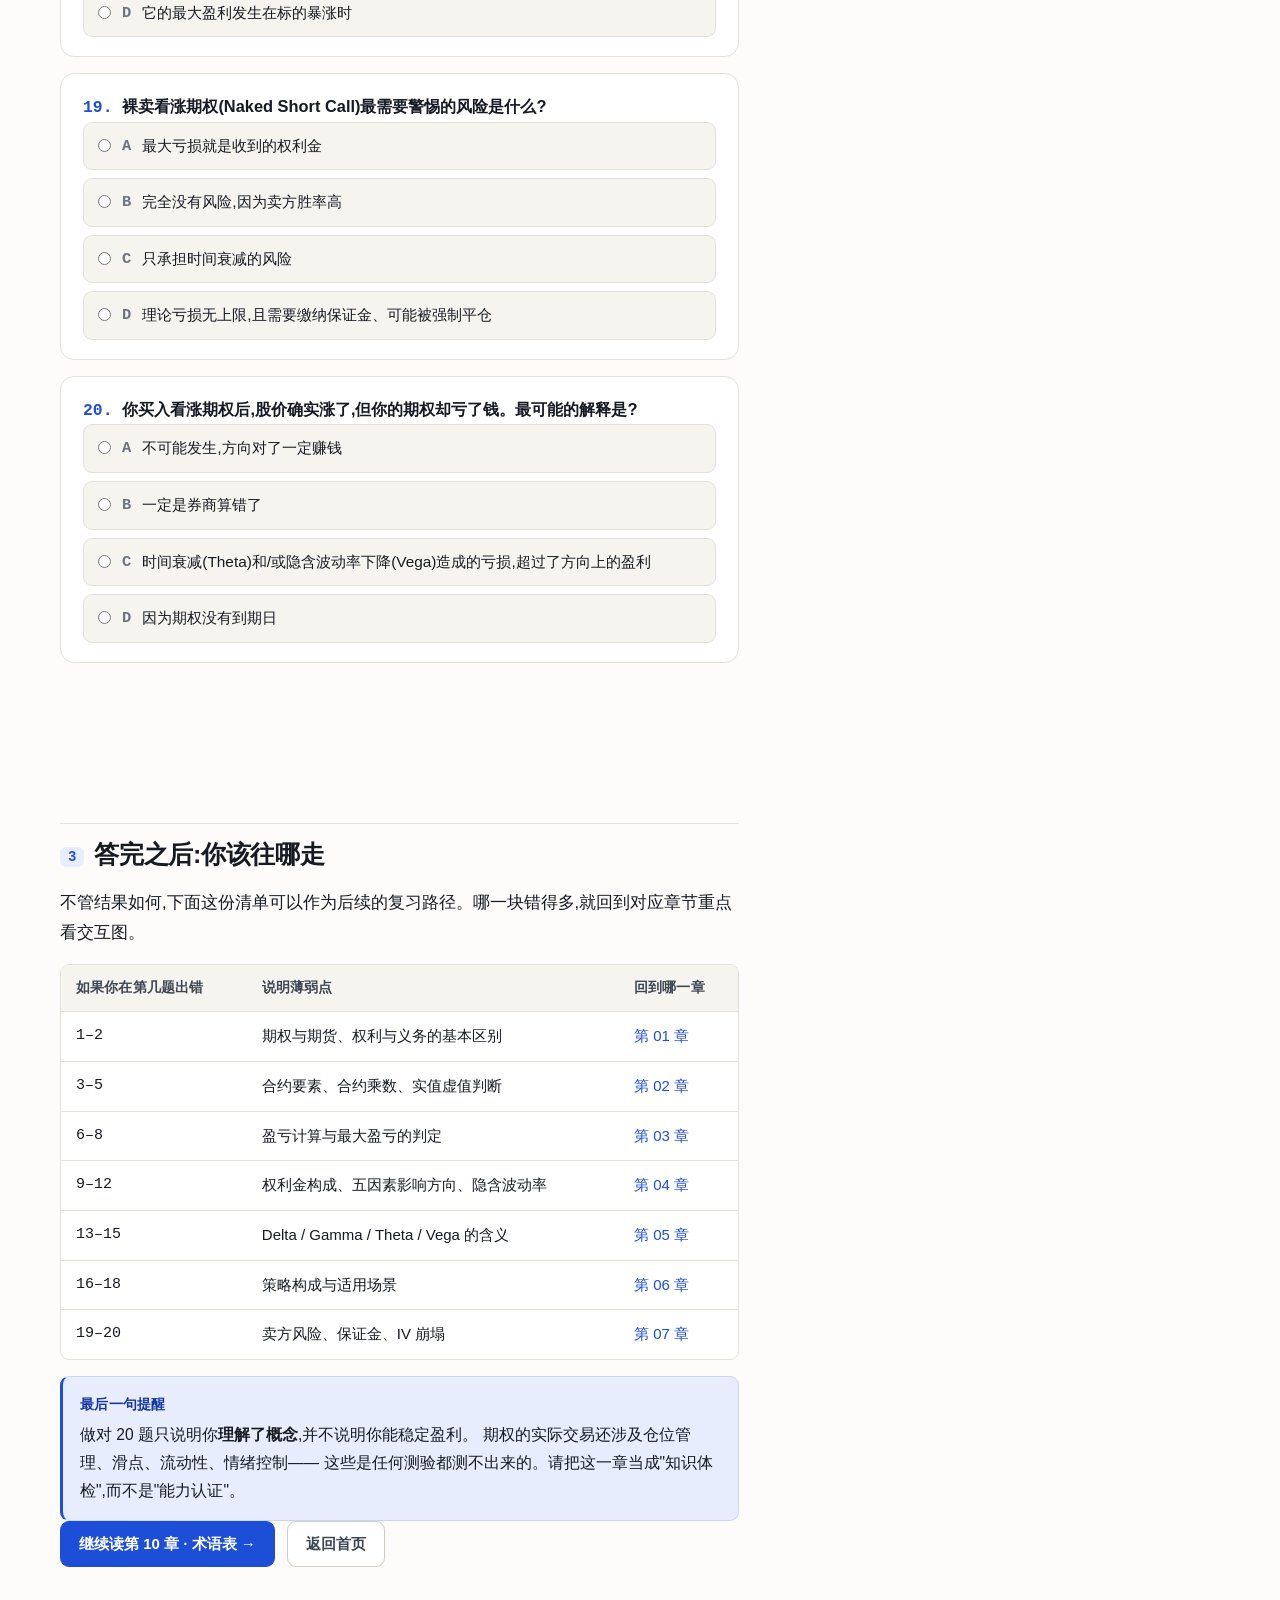
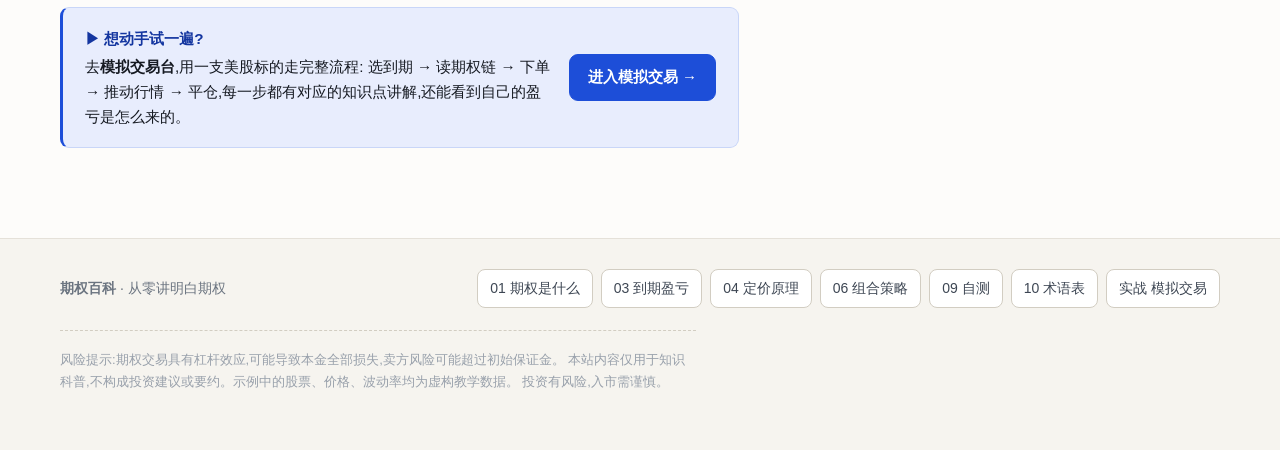
<file: quiz.html>
<!DOCTYPE html>
<html lang="zh-CN">
<head>
<meta charset="UTF-8">
<meta name="viewport" content="width=device-width, initial-scale=1">
<title>自测 20 题 — 期权百科</title>
<meta name="description" content="20 道覆盖概念、定价、希腊字母、策略与风险的期权自测题,每题附详细解析。">
<link rel="stylesheet" href="assets/style.css">
<script>/* 首次绘制前应用已保存的主题,避免闪烁 */
try{var t=localStorage.getItem("optionswiki-theme");if(t==="dark"||t==="light")document.documentElement.setAttribute("data-theme",t)}catch(e){}</script>
</head>
<body>
<a class="skip" href="#main">跳到正文</a>

<header class="topbar">
  <div class="topbar__inner">
    <a class="brand" href="index.html"><span class="brand__mark">◈</span>期权百科</a>
    <button class="navtoggle" aria-expanded="false" aria-controls="sitenav">目录</button>
    <nav class="sitenav" id="sitenav">
      <a href="basics.html"><span class="navnum">01</span>期权是什么</a>
      <a href="contract.html"><span class="navnum">02</span>合约要素</a>
      <a href="payoff.html"><span class="navnum">03</span>到期盈亏</a>
      <a href="pricing.html"><span class="navnum">04</span>定价原理</a>
      <a href="greeks.html"><span class="navnum">05</span>希腊字母</a>
      <a href="strategies.html"><span class="navnum">06</span>组合策略</a>
      <a href="risk.html"><span class="navnum">07</span>风险与保证金</a>
      <a href="market.html"><span class="navnum">08</span>市场与实务</a>
      <a href="quiz.html"><span class="navnum">09</span>自测</a>
      <a href="glossary.html"><span class="navnum">10</span>术语表</a>
      <a href="simulator.html" class="navcta"><span class="navnum">实战</span>模拟交易</a>
    </nav>
    <button class="theme-toggle" data-theme-toggle aria-label="切换深浅色主题" title="切换深浅色主题">◐</button>
  </div>
</header>

<main id="main" class="wrap">
  <div class="layout">
    <article class="prose">

      <div class="pagehead">
        <p class="eyebrow">第 09 章 · 检验一下</p>
        <h1>自测 20 题</h1>
        <p class="lede">
          这 20 道题覆盖了前面八章的核心内容。答题不是目的——<strong>每题后面都有解析</strong>,
          答错了正好是补漏的机会。建议不查资料先做一遍。
        </p>
      </div>

      <h2><span class="hnum">1</span>答题说明</h2>

      <div class="grid grid--3">
        <div class="card card--flat">
          <h3 class="card__title">怎么答</h3>
          <p class="small muted" style="margin:0">点击选项即可,选完立刻显示对错和解析,该题随后锁定。</p>
        </div>
        <div class="card card--flat">
          <h3 class="card__title">怎么算分</h3>
          <p class="small muted" style="margin:0">底部横条实时显示已答题数、正确数与正确率。</p>
        </div>
        <div class="card card--flat">
          <h3 class="card__title">想重来</h3>
          <p class="small muted" style="margin:0">点底部的"重做一遍"会清空所有选择,方便二刷。</p>
        </div>
      </div>

      <div class="callout callout--key mt">
        <span class="callout__t">成绩怎么读</span>
        <strong>18–20 题</strong>:基础已经很扎实,可以去看实务章节和术语表巩固细节。<br>
        <strong>14–17 题</strong>:概念清楚了,薄弱点多在希腊字母和定价,建议重读第 04、05 章。<br>
        <strong>10–13 题</strong>:整体框架建立起来了,建议回头把第 03 章的交互图多玩几遍。<br>
        <strong>10 题以下</strong>:很正常,期权本身就是反直觉的。建议从第 01 章重新读一遍,
        <strong>重点是每章的交互图</strong>——先动手,再读文字。
      </div>

      <h2><span class="hnum">2</span>开始答题</h2>

      <p class="muted small">
        说明:全部题目都基于本站教学设定——标的现价 <span class="mono">100</span> 元、
        每张合约乘数 <span class="mono">100</span>、无风险利率忽略不计(除非题目另有说明)。
      </p>

      <div class="quiz" id="quiz">

        <!-- 1 -->
        <div class="q" data-answer="B">
          <p class="q__stem">买入一张期权后,买方获得的是什么?</p>
          <div class="opts">
            <label class="opt"><input type="radio" name="q1" value="A"><span class="opt__k">A</span><span>在未来必须按约定价格成交的<strong>义务</strong></span></label>
            <label class="opt"><input type="radio" name="q1" value="B"><span class="opt__k">B</span><span>在未来按约定价格成交的<strong>权利</strong>,可以放弃</span></label>
            <label class="opt"><input type="radio" name="q1" value="C"><span class="opt__k">C</span><span>标的股票的一部分所有权</span></label>
            <label class="opt"><input type="radio" name="q1" value="D"><span class="opt__k">D</span><span>一个必须持有到到期日的强制合约</span></label>
          </div>
          <div class="q__exp">
            <b>答案 B。</b>期权的本质是<strong>权利而非义务</strong>。买方付了权利金之后,
            到期时可以行权,也可以选择不行权,最大损失就是已经付出的权利金。
            这正是期权与期货最根本的区别——期货到期必须履约。
          </div>
        </div>

        <!-- 2 -->
        <div class="q" data-answer="C">
          <p class="q__stem">关于期货与期权的区别,下列说法正确的是?</p>
          <div class="opts">
            <label class="opt"><input type="radio" name="q2" value="A"><span class="opt__k">A</span><span>两者都是权利,买方都可以放弃履约</span></label>
            <label class="opt"><input type="radio" name="q2" value="B"><span class="opt__k">B</span><span>两者都是义务,到期都必须履约</span></label>
            <label class="opt"><input type="radio" name="q2" value="C"><span class="opt__k">C</span><span>期货双方都是义务;期权买方是权利、卖方是义务</span></label>
            <label class="opt"><input type="radio" name="q2" value="D"><span class="opt__k">D</span><span>期货没有到期日,期权有到期日</span></label>
          </div>
          <div class="q__exp">
            <b>答案 C。</b>期货合约的<strong>买卖双方都承担履约义务</strong>,权利义务对称;
            期权则<strong>不对称</strong>:买方拥有权利(可选择放弃),卖方承担义务。
            正因为这种不对称,期权买方需要支付权利金,而期货双方只需缴纳保证金。
            D 错在期货同样有到期日。
          </div>
        </div>

        <!-- 3 -->
        <div class="q" data-answer="C">
          <p class="q__stem">某 ETF 期权报价为 <span class="mono">0.060</span> 元,每张合约对应 <span class="mono">10000</span> 份。买入 1 张需要支付多少钱?</p>
          <div class="opts">
            <label class="opt"><input type="radio" name="q3" value="A"><span class="opt__k">A</span><span>0.06 元</span></label>
            <label class="opt"><input type="radio" name="q3" value="B"><span class="opt__k">B</span><span>60 元</span></label>
            <label class="opt"><input type="radio" name="q3" value="C"><span class="opt__k">C</span><span>600 元</span></label>
            <label class="opt"><input type="radio" name="q3" value="D"><span class="opt__k">D</span><span>6000 元</span></label>
          </div>
          <div class="q__exp">
            <b>答案 C。</b>这是新手最容易算错的地方——<strong>报价是"每份"的,实际付款要乘合约单位</strong>。
            0.060 × 10000 = <span class="mono">600</span> 元。美股同理:报价 5.00 美元 × 100 股 = 500 美元/张。
            下单前一定确认合约乘数。
          </div>
        </div>

        <!-- 4 -->
        <div class="q" data-answer="B">
          <p class="q__stem">标的现价 <span class="mono">100</span> 元,行权价 <span class="mono">90</span> 元的看涨期权,其内在价值是多少?</p>
          <div class="opts">
            <label class="opt"><input type="radio" name="q4" value="A"><span class="opt__k">A</span><span>0</span></label>
            <label class="opt"><input type="radio" name="q4" value="B"><span class="opt__k">B</span><span>10 元</span></label>
            <label class="opt"><input type="radio" name="q4" value="C"><span class="opt__k">C</span><span>90 元</span></label>
            <label class="opt"><input type="radio" name="q4" value="D"><span class="opt__k">D</span><span>100 元</span></label>
          </div>
          <div class="q__exp">
            <b>答案 B。</b>看涨期权内在价值 = max(S − K, 0) = max(100 − 90, 0) = <span class="mono">10</span> 元。
            因为现在立刻行权能以 90 元买入市价 100 元的标的,这笔"已经赚到的"就是内在价值。
            该期权属于<strong>实值(ITM)</strong>。
          </div>
        </div>

        <!-- 5 -->
        <div class="q" data-answer="A">
          <p class="q__stem">标的现价 <span class="mono">100</span> 元,行权价 <span class="mono">110</span> 元的<strong>看跌</strong>期权,属于?</p>
          <div class="opts">
            <label class="opt"><input type="radio" name="q5" value="A"><span class="opt__k">A</span><span>实值 ITM</span></label>
            <label class="opt"><input type="radio" name="q5" value="B"><span class="opt__k">B</span><span>平值 ATM</span></label>
            <label class="opt"><input type="radio" name="q5" value="C"><span class="opt__k">C</span><span>虚值 OTM</span></label>
            <label class="opt"><input type="radio" name="q5" value="D"><span class="opt__k">D</span><span>无法判断</span></label>
          </div>
          <div class="q__exp">
            <b>答案 A。</b>看跌期权的实值条件是 <strong>K &gt; S</strong>。
            这里 110 &gt; 100,所以立刻行权能以 110 元卖出市价 100 元的标的,有 10 元内在价值,属于实值。
            <strong>注意看涨看跌的实值方向正好相反</strong>:看涨是 S &gt; K,看跌是 K &gt; S。
          </div>
        </div>

        <!-- 6 -->
        <div class="q" data-answer="C">
          <p class="q__stem">买入 1 张看涨期权,行权价 <span class="mono">100</span>、权利金 <span class="mono">5</span>。到期时标的价为 <span class="mono">105</span>,盈亏是多少(每单位)?</p>
          <div class="opts">
            <label class="opt"><input type="radio" name="q6" value="A"><span class="opt__k">A</span><span>赚 5 元</span></label>
            <label class="opt"><input type="radio" name="q6" value="B"><span class="opt__k">B</span><span>亏 5 元</span></label>
            <label class="opt"><input type="radio" name="q6" value="C"><span class="opt__k">C</span><span>正好打平,盈亏为 0</span></label>
            <label class="opt"><input type="radio" name="q6" value="D"><span class="opt__k">D</span><span>赚 10 元</span></label>
          </div>
          <div class="q__exp">
            <b>答案 C。</b>内在价值 = 105 − 100 = 5,而你付出的权利金也是 5,所以净盈亏 = 0。
            这里的 105 正是<strong>盈亏平衡点</strong>(K + 权利金)。
            这道题的意义在于:<strong>方向看对了(确实涨了)但仍然可能一分钱不赚</strong>。
          </div>
        </div>

        <!-- 7 -->
        <div class="q" data-answer="D">
          <p class="q__stem">四大基本头寸中,哪一个的理论最大亏损是"无下限"的?</p>
          <div class="opts">
            <label class="opt"><input type="radio" name="q7" value="A"><span class="opt__k">A</span><span>买入看涨</span></label>
            <label class="opt"><input type="radio" name="q7" value="B"><span class="opt__k">B</span><span>买入看跌</span></label>
            <label class="opt"><input type="radio" name="q7" value="C"><span class="opt__k">C</span><span>卖出看跌</span></label>
            <label class="opt"><input type="radio" name="q7" value="D"><span class="opt__k">D</span><span>卖出看涨</span></label>
          </div>
          <div class="q__exp">
            <b>答案 D。</b>卖出看涨(裸卖)的亏损随标的上涨而无限扩大——因为股价理论上可以无限上涨,
            所以亏损<strong>没有下限</strong>。买入看涨与买入看跌的最大亏损都是权利金(封顶);
            卖出看跌的最大亏损虽然很大,但标的跌到零为止,亏损 = 行权价 − 权利金,是有底的。
          </div>
        </div>

        <!-- 8 -->
        <div class="q" data-answer="B">
          <p class="q__stem">卖出 1 张看跌期权的最大盈利是多少?</p>
          <div class="opts">
            <label class="opt"><input type="radio" name="q8" value="A"><span class="opt__k">A</span><span>无上限</span></label>
            <label class="opt"><input type="radio" name="q8" value="B"><span class="opt__k">B</span><span>收到的权利金</span></label>
            <label class="opt"><input type="radio" name="q8" value="C"><span class="opt__k">C</span><span>行权价 − 权利金</span></label>
            <label class="opt"><input type="radio" name="q8" value="D"><span class="opt__k">D</span><span>行权价</span></label>
          </div>
          <div class="q__exp">
            <b>答案 B。</b>卖方在开仓时就把权利金收进了口袋,这笔钱就是他能赚到的<strong>全部</strong>。
            只要到期时标的价高于行权价,看跌期权归零,卖方就完整保留权利金。
            <strong>卖方永远是"收益封顶、风险不封顶"</strong>——这是期权最重要的不对称性之一。
          </div>
        </div>

        <!-- 9 -->
        <div class="q" data-answer="A">
          <p class="q__stem">期权的权利金由哪两部分构成?</p>
          <div class="opts">
            <label class="opt"><input type="radio" name="q9" value="A"><span class="opt__k">A</span><span>内在价值 + 时间价值</span></label>
            <label class="opt"><input type="radio" name="q9" value="B"><span class="opt__k">B</span><span>内在价值 − 时间价值</span></label>
            <label class="opt"><input type="radio" name="q9" value="C"><span class="opt__k">C</span><span>保证金 + 手续费</span></label>
            <label class="opt"><input type="radio" name="q9" value="D"><span class="opt__k">D</span><span>行权价 + 标的价格</span></label>
          </div>
          <div class="q__exp">
            <b>答案 A。</b>权利金 = 内在价值 + 时间价值。
            <strong>内在价值</strong>回答"现在立刻行权能赚多少";<strong>时间价值</strong>回答"未来还可能变得多值钱"。
            虚值期权的内在价值为零,价格全部是时间价值。
          </div>
        </div>

        <!-- 10 -->
        <div class="q" data-answer="C">
          <p class="q__stem">在到期日当天,期权的时间价值等于多少?</p>
          <div class="opts">
            <label class="opt"><input type="radio" name="q10" value="A"><span class="opt__k">A</span><span>等于权利金</span></label>
            <label class="opt"><input type="radio" name="q10" value="B"><span class="opt__k">B</span><span>等于内在价值</span></label>
            <label class="opt"><input type="radio" name="q10" value="C"><span class="opt__k">C</span><span>等于 0</span></label>
            <label class="opt"><input type="radio" name="q10" value="D"><span class="opt__k">D</span><span>等于标的的价格</span></label>
          </div>
          <div class="q__exp">
            <b>答案 C。</b>时间价值是"未来还可能变得值钱"的溢价。到了到期日,"未来"已经不存在了,
            所以时间价值<strong>必然归零</strong>,期权价格只剩内在价值。
            这就是为什么买入期权后"什么都不做也会亏钱"——每天都在损失时间价值。
          </div>
        </div>

        <!-- 11 -->
        <div class="q" data-answer="C">
          <p class="q__stem">下列哪个因素上升时,<strong>看涨和看跌期权会同时变贵</strong>?</p>
          <div class="opts">
            <label class="opt"><input type="radio" name="q11" value="A"><span class="opt__k">A</span><span>标的价格 S</span></label>
            <label class="opt"><input type="radio" name="q11" value="B"><span class="opt__k">B</span><span>行权价 K</span></label>
            <label class="opt"><input type="radio" name="q11" value="C"><span class="opt__k">C</span><span>波动率 σ</span></label>
            <label class="opt"><input type="radio" name="q11" value="D"><span class="opt__k">D</span><span>以上都会</span></label>
          </div>
          <div class="q__exp">
            <b>答案 C。</b>标的价格上涨只让看涨变贵、看跌变便宜;行权价上升只让看涨变便宜、看跌变贵。
            只有<strong>波动率</strong>(以及剩余时间)上升时,两个方向<strong>同时</strong>变贵——
            因为这代表"未来的不确定性变大",两边都有机会赚大钱,所以两边都涨价。
            这也是"期权交易的是不确定性本身"这句话的来源。
          </div>
        </div>

        <!-- 12 -->
        <div class="q" data-answer="B">
          <p class="q__stem">隐含波动率(Implied Volatility)是怎么得到的?</p>
          <div class="opts">
            <label class="opt"><input type="radio" name="q12" value="A"><span class="opt__k">A</span><span>统计过去一段时间的实际价格波动算出来的</span></label>
            <label class="opt"><input type="radio" name="q12" value="B"><span class="opt__k">B</span><span>把市场价格代入定价模型反推出来的</span></label>
            <label class="opt"><input type="radio" name="q12" value="C"><span class="opt__k">C</span><span>交易所每天公布的一个固定数值</span></label>
            <label class="opt"><input type="radio" name="q12" value="D"><span class="opt__k">D</span><span>由公司的盈利增长率决定的</span></label>
          </div>
          <div class="q__exp">
            <b>答案 B。</b>定价公式里 S、K、T、r 都是可以观测的,只有波动率是对未来的预测。
            既然市场价格公开,就可以<strong>反解</strong>出市场预期的波动率——这就是隐含波动率。
            A 描述的是<strong>历史波动率</strong>(已发生的事),两者的区别是本章的重点考点。
          </div>
        </div>

        <!-- 13 -->
        <div class="q" data-answer="C">
          <p class="q__stem">某看涨期权的 Delta 为 <span class="mono">0.60</span>,每张合约乘数 <span class="mono">100</span>。持有 1 张该期权,其方向性敞口大约相当于持有多少股标的?</p>
          <div class="opts">
            <label class="opt"><input type="radio" name="q13" value="A"><span class="opt__k">A</span><span>0.6 股</span></label>
            <label class="opt"><input type="radio" name="q13" value="B"><span class="opt__k">B</span><span>6 股</span></label>
            <label class="opt"><input type="radio" name="q13" value="C"><span class="opt__k">C</span><span>60 股</span></label>
            <label class="opt"><input type="radio" name="q13" value="D"><span class="opt__k">D</span><span>100 股</span></label>
          </div>
          <div class="q__exp">
            <b>答案 C。</b>等效股数 = Delta × 合约乘数 = 0.60 × 100 = <span class="mono">60</span> 股。
            这个直觉非常有用:它同时告诉你<strong>方向敞口有多大</strong>,以及<strong>要卖空多少股才能对冲掉方向风险</strong>(即 Delta 中性)。
          </div>
        </div>

        <!-- 14 -->
        <div class="q" data-answer="C">
          <p class="q__stem">哪个希腊字母衡量"每过一天,期权损失多少价值"?</p>
          <div class="opts">
            <label class="opt"><input type="radio" name="q14" value="A"><span class="opt__k">A</span><span>Delta</span></label>
            <label class="opt"><input type="radio" name="q14" value="B"><span class="opt__k">B</span><span>Gamma</span></label>
            <label class="opt"><input type="radio" name="q14" value="C"><span class="opt__k">C</span><span>Theta</span></label>
            <label class="opt"><input type="radio" name="q14" value="D"><span class="opt__k">D</span><span>Vega</span></label>
          </div>
          <div class="q__exp">
            <b>答案 C。</b>Theta 衡量时间衰减。对买方而言 Theta 通常为<strong>负</strong>(每天在漏钱);
            对卖方为正(每天在收钱)。所以业内说"<strong>Theta 是买方的敌人、卖方的朋友</strong>"。
            Delta 管方向,Gamma 管 Delta 的变化速度,Vega 管波动率。
          </div>
        </div>

        <!-- 15 -->
        <div class="q" data-answer="B">
          <p class="q__stem">Gamma 在下列哪种情况下最大(风险最高)?</p>
          <div class="opts">
            <label class="opt"><input type="radio" name="q15" value="A"><span class="opt__k">A</span><span>深度实值、且剩余时间很长</span></label>
            <label class="opt"><input type="radio" name="q15" value="B"><span class="opt__k">B</span><span>平值附近、且临近到期</span></label>
            <label class="opt"><input type="radio" name="q15" value="C"><span class="opt__k">C</span><span>深度虚值、且剩余时间很长</span></label>
            <label class="opt"><input type="radio" name="q15" value="D"><span class="opt__k">D</span><span>Gamma 与行权价和时间无关</span></label>
          </div>
          <div class="q__exp">
            <b>答案 B。</b>Gamma 在<strong>平值</strong>处最大,并且<strong>越接近到期越极端</strong>——
            平值期权的 Gamma 会急剧上升,Delta 在 0 和 1 之间剧烈翻转。
            这就是"到期日附近的平值期权卖方"被认为最危险的原因:标的小小一动,仓位方向就反转。
          </div>
        </div>

        <!-- 16 -->
        <div class="q" data-answer="A">
          <p class="q__stem">你想赌某只股票在财报后会剧烈波动,但<strong>不确定往哪个方向</strong>。最贴合这个看法的策略是?</p>
          <div class="opts">
            <label class="opt"><input type="radio" name="q16" value="A"><span class="opt__k">A</span><span>买入跨式(同时买入同行权价的看涨与看跌)</span></label>
            <label class="opt"><input type="radio" name="q16" value="B"><span class="opt__k">B</span><span>买入看涨期权</span></label>
            <label class="opt"><input type="radio" name="q16" value="C"><span class="opt__k">C</span><span>卖出跨式</span></label>
            <label class="opt"><input type="radio" name="q16" value="D"><span class="opt__k">D</span><span>备兑开仓</span></label>
          </div>
          <div class="q__exp">
            <b>答案 A。</b>买入跨式同时持有看涨和看跌,<strong>不赌方向,只赌波动幅度</strong>——
            无论大涨还是大跌都能获利,最大亏损是两份权利金(发生在标的不动时)。
            注意 C 的卖出跨式恰好相反:它赌的是"不会有大波动",是收益封顶、风险很大的卖方策略。
          </div>
        </div>

        <!-- 17 -->
        <div class="q" data-answer="B">
          <p class="q__stem">备兑开仓(Covered Call)的构成是?</p>
          <div class="opts">
            <label class="opt"><input type="radio" name="q17" value="A"><span class="opt__k">A</span><span>买入标的 + 买入看涨期权</span></label>
            <label class="opt"><input type="radio" name="q17" value="B"><span class="opt__k">B</span><span>持有标的 + 卖出看涨期权</span></label>
            <label class="opt"><input type="radio" name="q17" value="C"><span class="opt__k">C</span><span>持有标的 + 买入看跌期权</span></label>
            <label class="opt"><input type="radio" name="q17" value="D"><span class="opt__k">D</span><span>卖空标的 + 卖出看跌期权</span></label>
          </div>
          <div class="q__exp">
            <b>答案 B。</b>备兑 = 手里有货(covered)+ 卖出看涨收权利金。
            代价是<strong>上方收益被封住</strong>:股价涨过行权价后,你的盈利就不再增长。
            C 描述的是<strong>保护性看跌</strong>——那是买保险,不是收租。
          </div>
        </div>

        <!-- 18 -->
        <div class="q" data-answer="C">
          <p class="q__stem">关于铁鹰(Iron Condor)策略,下列说法正确的是?</p>
          <div class="opts">
            <label class="opt"><input type="radio" name="q18" value="A"><span class="opt__k">A</span><span>它是净支出策略,风险无限</span></label>
            <label class="opt"><input type="radio" name="q18" value="B"><span class="opt__k">B</span><span>它赌的是标的会大幅单边上涨</span></label>
            <label class="opt"><input type="radio" name="q18" value="C"><span class="opt__k">C</span><span>它是净收入策略,且通过买入更远的期权把风险限定了</span></label>
            <label class="opt"><input type="radio" name="q18" value="D"><span class="opt__k">D</span><span>它的最大盈利发生在标的暴涨时</span></label>
          </div>
          <div class="q__exp">
            <b>答案 C。</b>铁鹰 = 卖出一组价差 + 买入更远的保护腿,整体是<strong>净收入</strong>(先收钱)。
            它的最大盈利出现在标的<strong>停在中间区间</strong>时,而不是暴涨时。
            买入保护腿的意义在于把原本可能无限的亏损<strong>限定住</strong>——这是它比裸卖安全得多的原因。
          </div>
        </div>

        <!-- 19 -->
        <div class="q" data-answer="D">
          <p class="q__stem">裸卖看涨期权(Naked Short Call)最需要警惕的风险是什么?</p>
          <div class="opts">
            <label class="opt"><input type="radio" name="q19" value="A"><span class="opt__k">A</span><span>最大亏损就是收到的权利金</span></label>
            <label class="opt"><input type="radio" name="q19" value="B"><span class="opt__k">B</span><span>完全没有风险,因为卖方胜率高</span></label>
            <label class="opt"><input type="radio" name="q19" value="C"><span class="opt__k">C</span><span>只承担时间衰减的风险</span></label>
            <label class="opt"><input type="radio" name="q19" value="D"><span class="opt__k">D</span><span>理论亏损无上限,且需要缴纳保证金、可能被强制平仓</span></label>
          </div>
          <div class="q__exp">
            <b>答案 D。</b>裸卖看涨的收益封顶(权利金),但标的上涨时亏损会<strong>无限扩大</strong>。
            同时它需要缴纳保证金,标的大涨会导致保证金要求上升,可能收到<strong>追保通知</strong>;
            若未能及时补足,会被<strong>强制平仓</strong>,而且往往平在最差的价格上。
            B 的"胜率高"恰恰是最危险的错觉——<strong>胜率高不等于期望值为正</strong>。
          </div>
        </div>

        <!-- 20 -->
        <div class="q" data-answer="C">
          <p class="q__stem">你买入看涨期权后,股价确实涨了,但你的期权却亏了钱。最可能的解释是?</p>
          <div class="opts">
            <label class="opt"><input type="radio" name="q20" value="A"><span class="opt__k">A</span><span>不可能发生,方向对了一定赚钱</span></label>
            <label class="opt"><input type="radio" name="q20" value="B"><span class="opt__k">B</span><span>一定是券商算错了</span></label>
            <label class="opt"><input type="radio" name="q20" value="C"><span class="opt__k">C</span><span>时间衰减(Theta)和/或隐含波动率下降(Vega)造成的亏损,超过了方向上的盈利</span></label>
            <label class="opt"><input type="radio" name="q20" value="D"><span class="opt__k">D</span><span>因为期权没有到期日</span></label>
          </div>
          <div class="q__exp">
            <b>答案 C。</b>这是期权最反直觉、也最重要的一点。期权价格由<strong>方向 + 时间 + 波动率</strong>共同决定:
            涨幅不够大时,方向上的收益可能被 <strong>Theta</strong>(每天的时间损耗)吃掉;
            如果是在高 IV 时买入(例如财报前),事件落地后 <strong>IV 崩塌(Vega 亏损)</strong> 更会瞬间吞掉方向盈利。
            <strong>期权不只是"看方向"的工具。</strong>
          </div>
        </div>

      </div>

      <div class="quizbar">
        <span class="quizbar__score">已答 <b>0/20</b></span>
        <button type="button" class="btn btn--ghost" data-quiz-reset>重做一遍</button>
      </div>

      <h2><span class="hnum">3</span>答完之后:你该往哪走</h2>

      <p>
        不管结果如何,下面这份清单可以作为后续的复习路径。哪一块错得多,就回到对应章节重点看交互图。
      </p>

      <div class="tablewrap">
        <table>
          <thead>
            <tr><th>如果你在第几题出错</th><th>说明薄弱点</th><th>回到哪一章</th></tr>
          </thead>
          <tbody>
            <tr><td class="mono">1–2</td><td>期权与期货、权利与义务的基本区别</td><td><a href="basics.html">第 01 章</a></td></tr>
            <tr><td class="mono">3–5</td><td>合约要素、合约乘数、实值虚值判断</td><td><a href="contract.html">第 02 章</a></td></tr>
            <tr><td class="mono">6–8</td><td>盈亏计算与最大盈亏的判定</td><td><a href="payoff.html">第 03 章</a></td></tr>
            <tr><td class="mono">9–12</td><td>权利金构成、五因素影响方向、隐含波动率</td><td><a href="pricing.html">第 04 章</a></td></tr>
            <tr><td class="mono">13–15</td><td>Delta / Gamma / Theta / Vega 的含义</td><td><a href="greeks.html">第 05 章</a></td></tr>
            <tr><td class="mono">16–18</td><td>策略构成与适用场景</td><td><a href="strategies.html">第 06 章</a></td></tr>
            <tr><td class="mono">19–20</td><td>卖方风险、保证金、IV 崩塌</td><td><a href="risk.html">第 07 章</a></td></tr>
          </tbody>
        </table>
      </div>

      <div class="callout callout--key mt">
        <span class="callout__t">最后一句提醒</span>
        做对 20 题只说明你<strong>理解了概念</strong>,并不说明你能稳定盈利。
        期权的实际交易还涉及仓位管理、滑点、流动性、情绪控制——
        这些是任何测验都测不出来的。请把这一章当成"知识体检",而不是"能力认证"。
      </div>

      <p class="mt2">
        <a class="btn" href="glossary.html" style="display:inline-block">继续读第 10 章 · 术语表 →</a>
        <a class="btn btn--ghost" href="index.html" style="display:inline-block;margin-left:8px">返回首页</a>
      </p>

      <div class="chaptercta">
        <div class="chaptercta__txt">
          <span class="chaptercta__t">▶ 想动手试一遍?</span>
          去<strong>模拟交易台</strong>,用一支美股标的走完整流程:
          选到期 → 读期权链 → 下单 → 推动行情 → 平仓,每一步都有对应的知识点讲解,还能看到自己的盈亏是怎么来的。
        </div>
        <a class="btn" href="simulator.html">进入模拟交易 →</a>
      </div>

    </article>

    <aside class="toc" data-toc><p class="toc__title">本页目录</p></aside>
  </div>
</main>

<footer class="sitefoot">
  <div class="wrap">
    <div class="sitefoot__row">
      <div><strong>期权百科</strong> · 从零讲明白期权</div>
      <nav class="footnav">
        <a href="basics.html">01 期权是什么</a>
        <a href="payoff.html">03 到期盈亏</a>
        <a href="pricing.html">04 定价原理</a>
        <a href="strategies.html">06 组合策略</a>
        <a href="quiz.html">09 自测</a>
        <a href="glossary.html">10 术语表</a>
        <a href="simulator.html">实战 模拟交易</a>
      </nav>
    </div>
    <p class="disclaimer">
      风险提示:期权交易具有杠杆效应,可能导致本金全部损失,卖方风险可能超过初始保证金。
      本站内容仅用于知识科普,不构成投资建议或要约。示例中的股票、价格、波动率均为虚构教学数据。
      投资有风险,入市需谨慎。
    </p>
  </div>
</footer>

<script src="assets/bs.js"></script>
<script src="assets/charts.js"></script>
<script src="assets/site.js"></script>
</body>
</html>
</file>
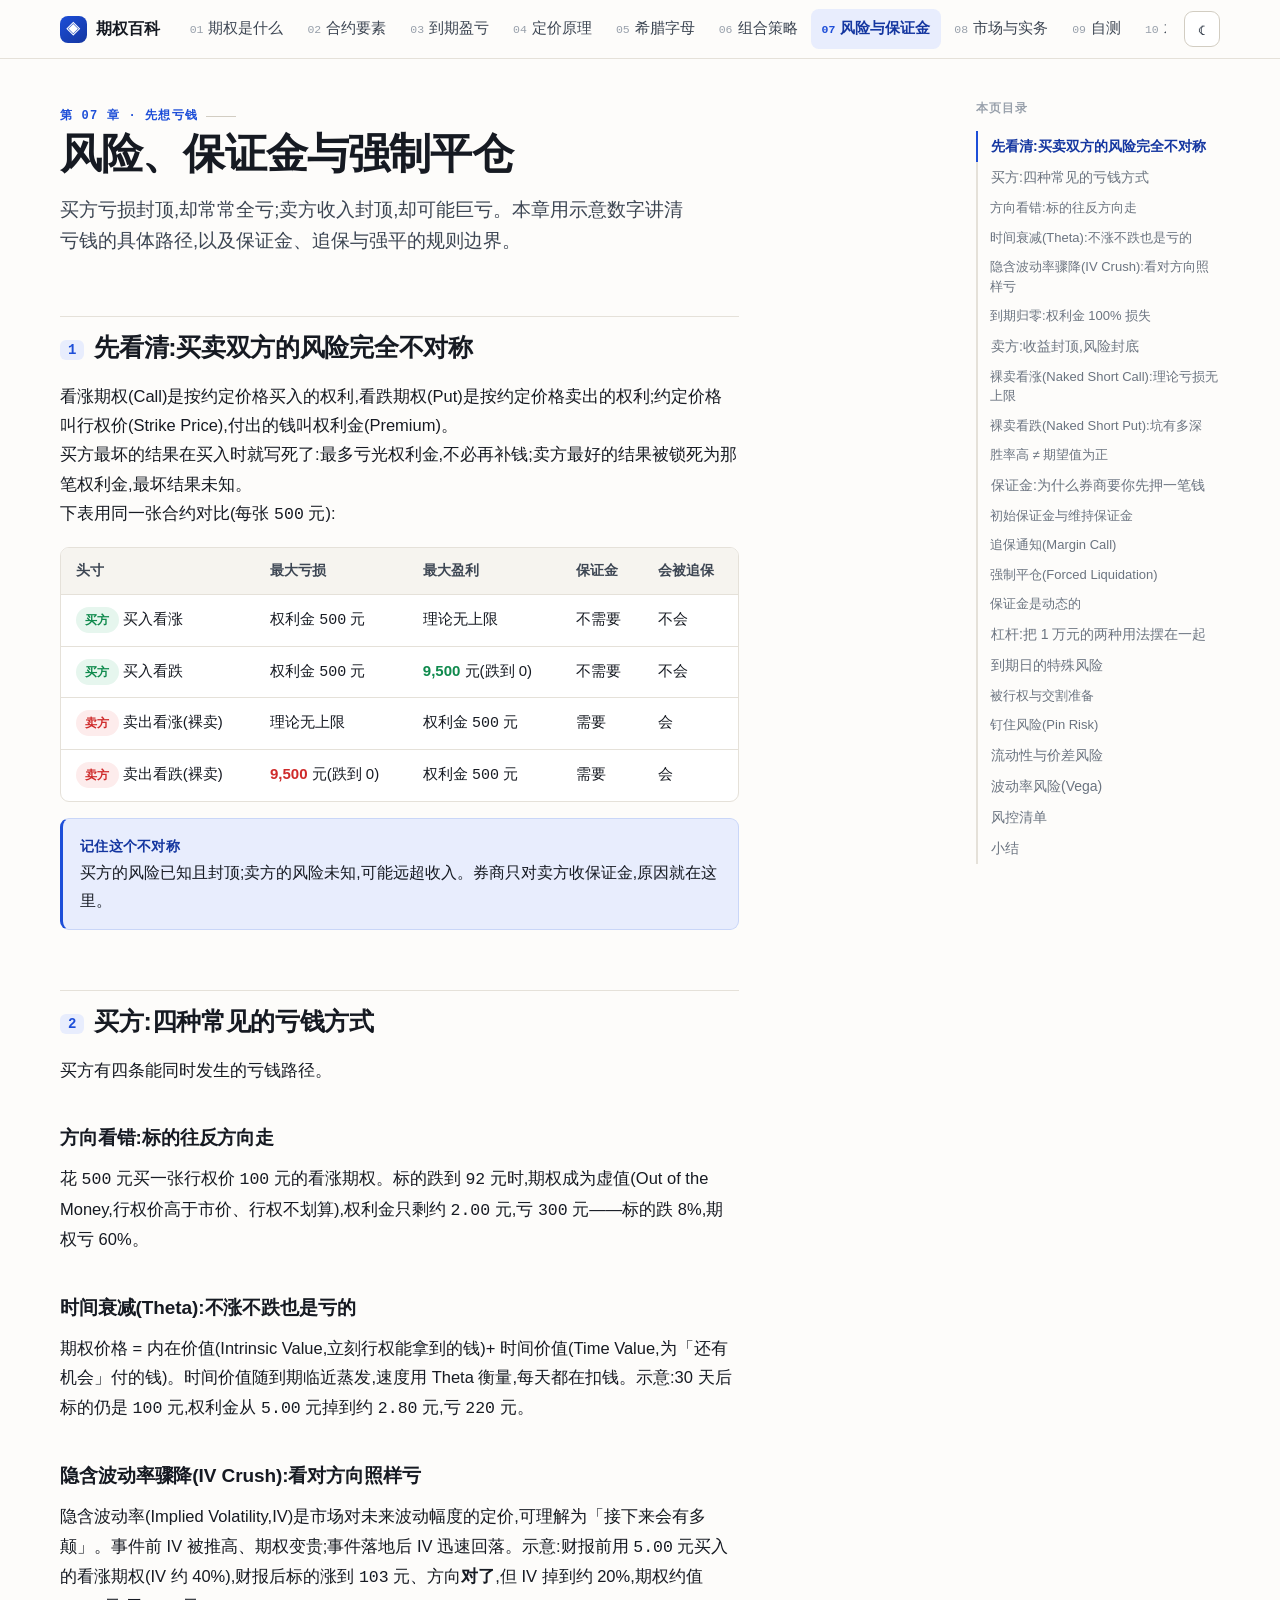
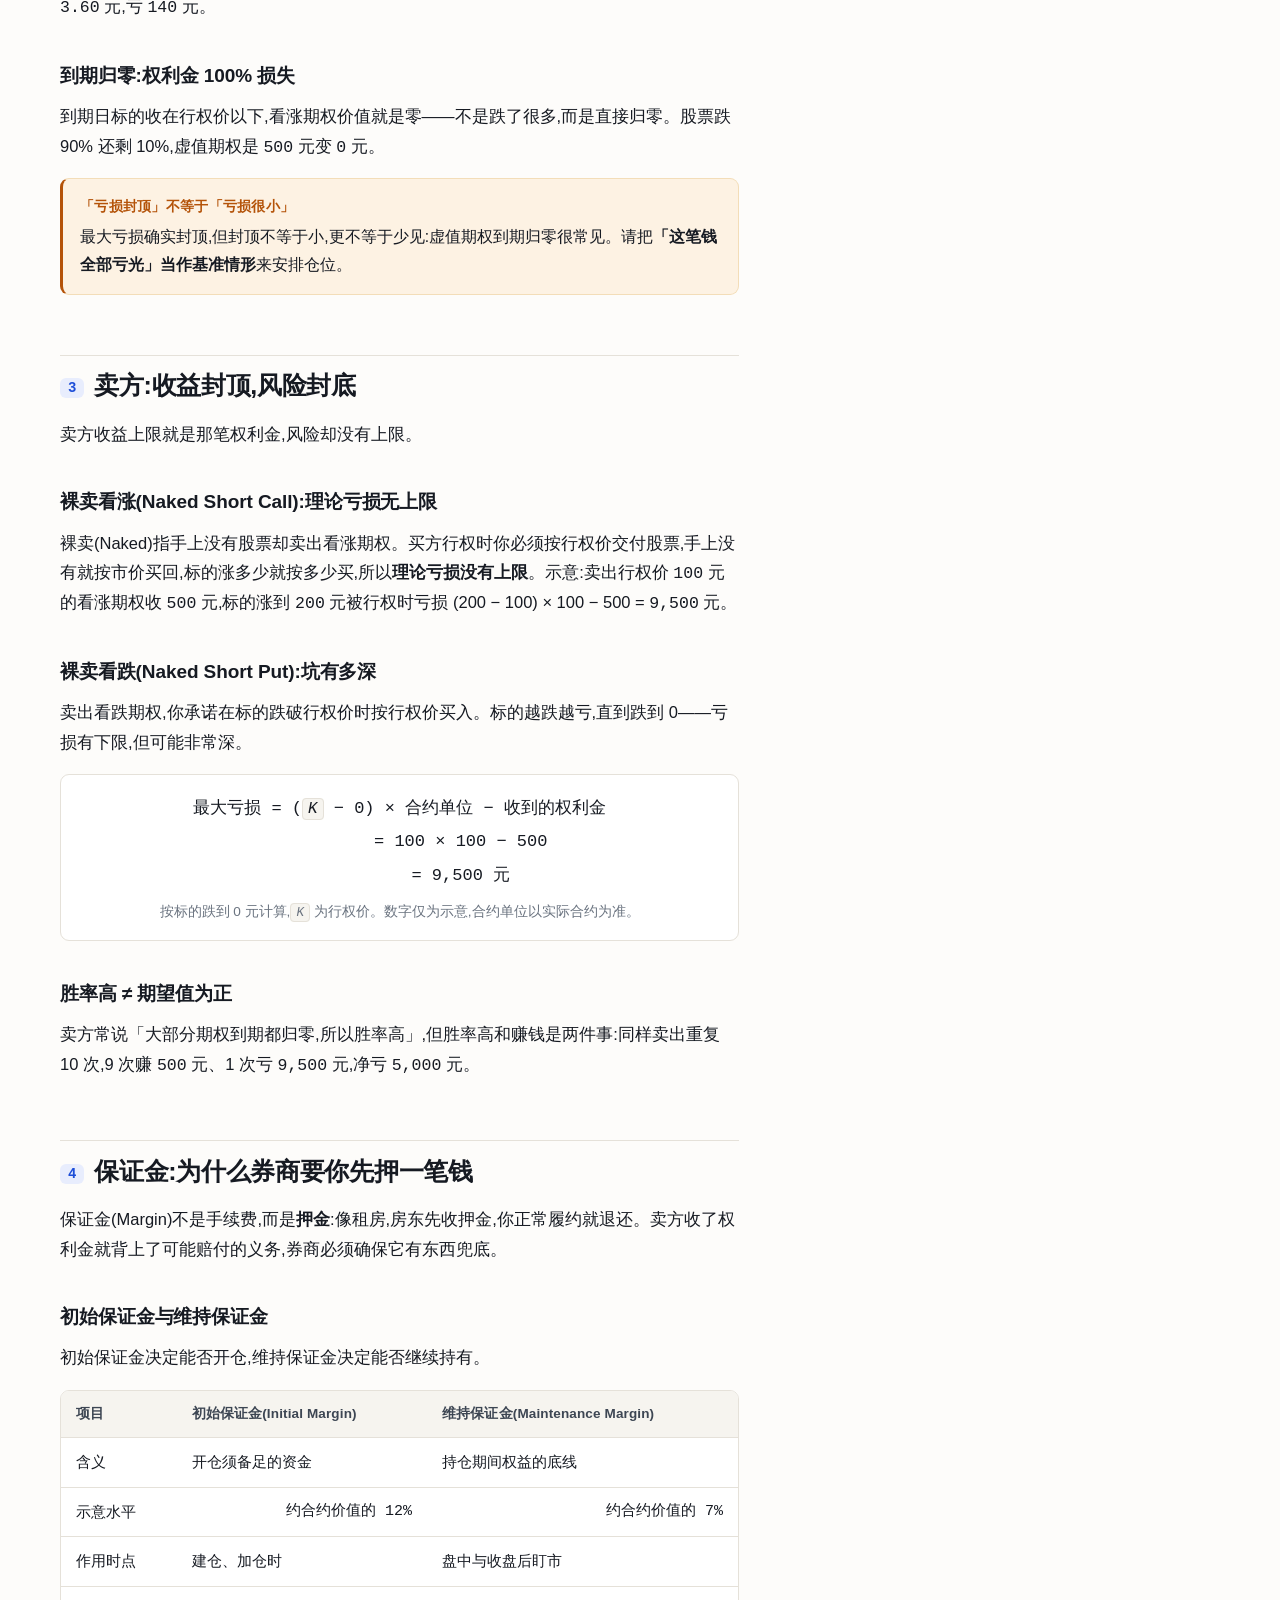
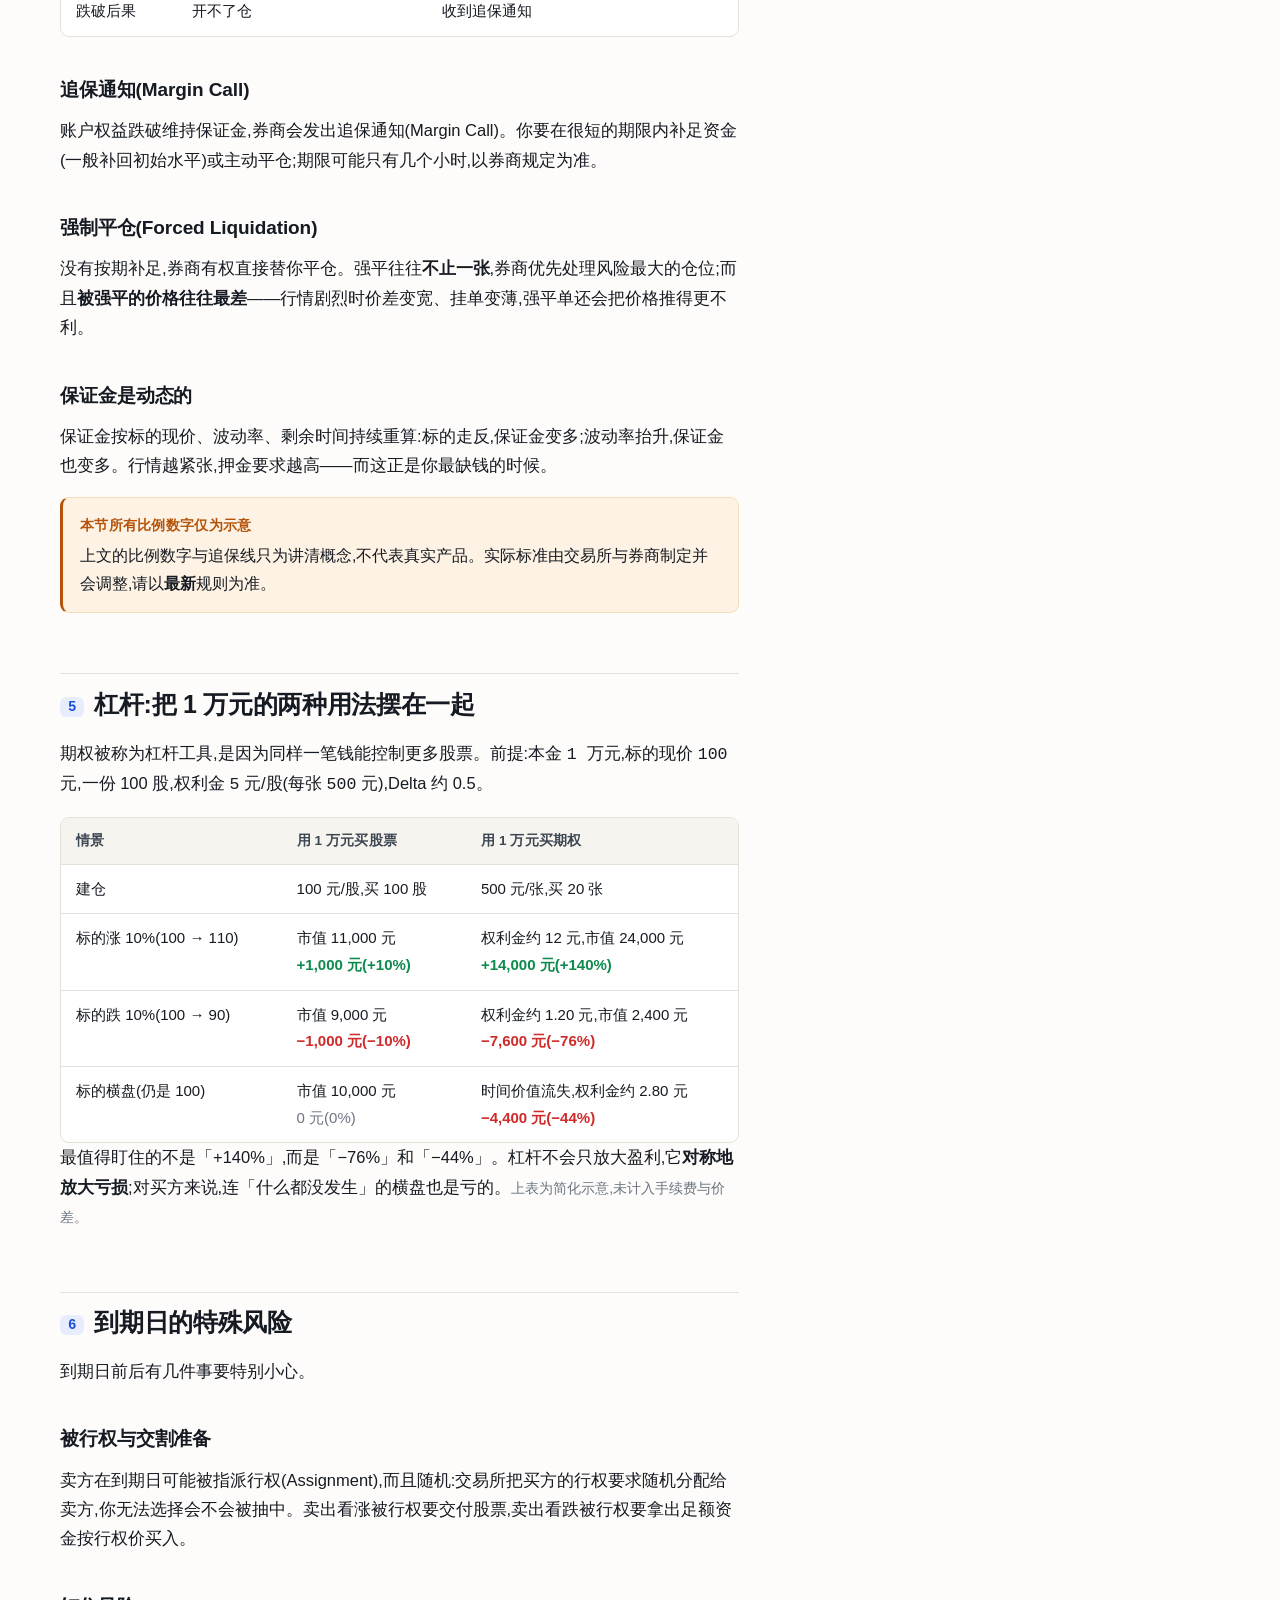
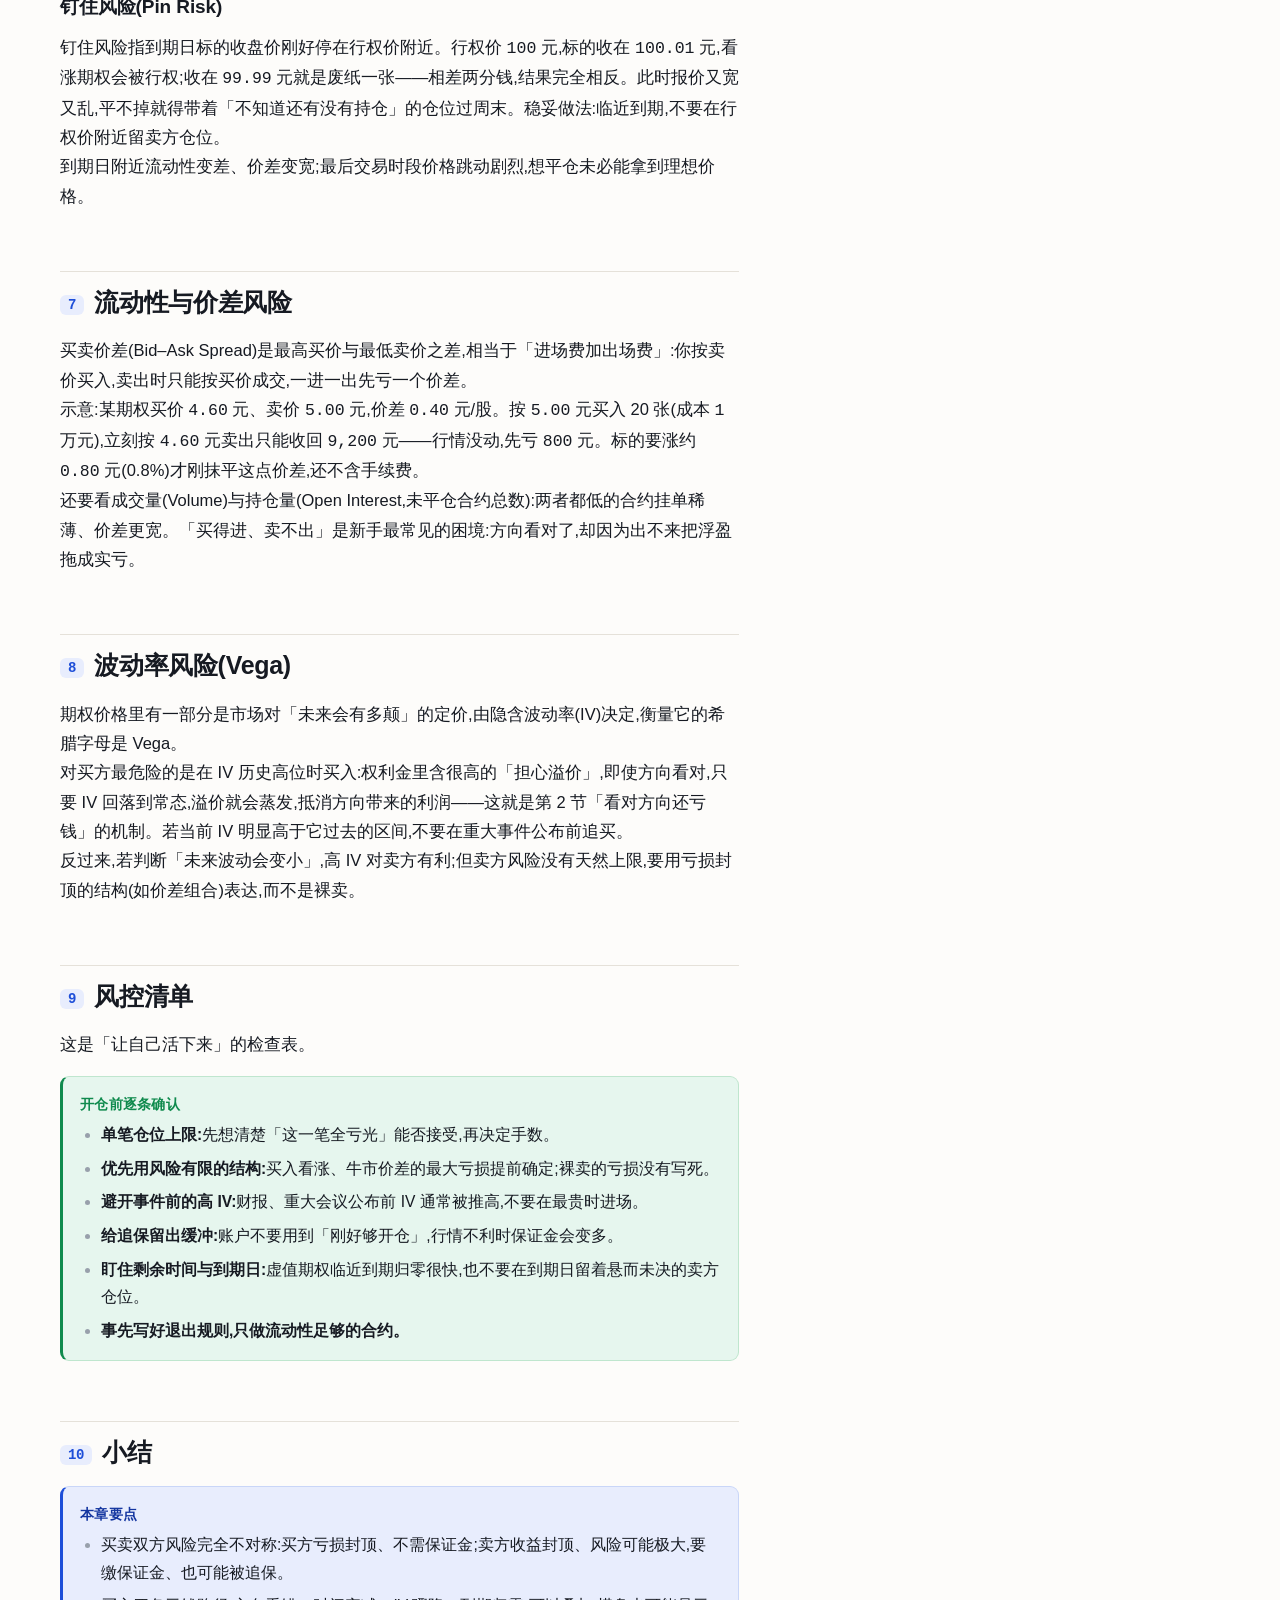
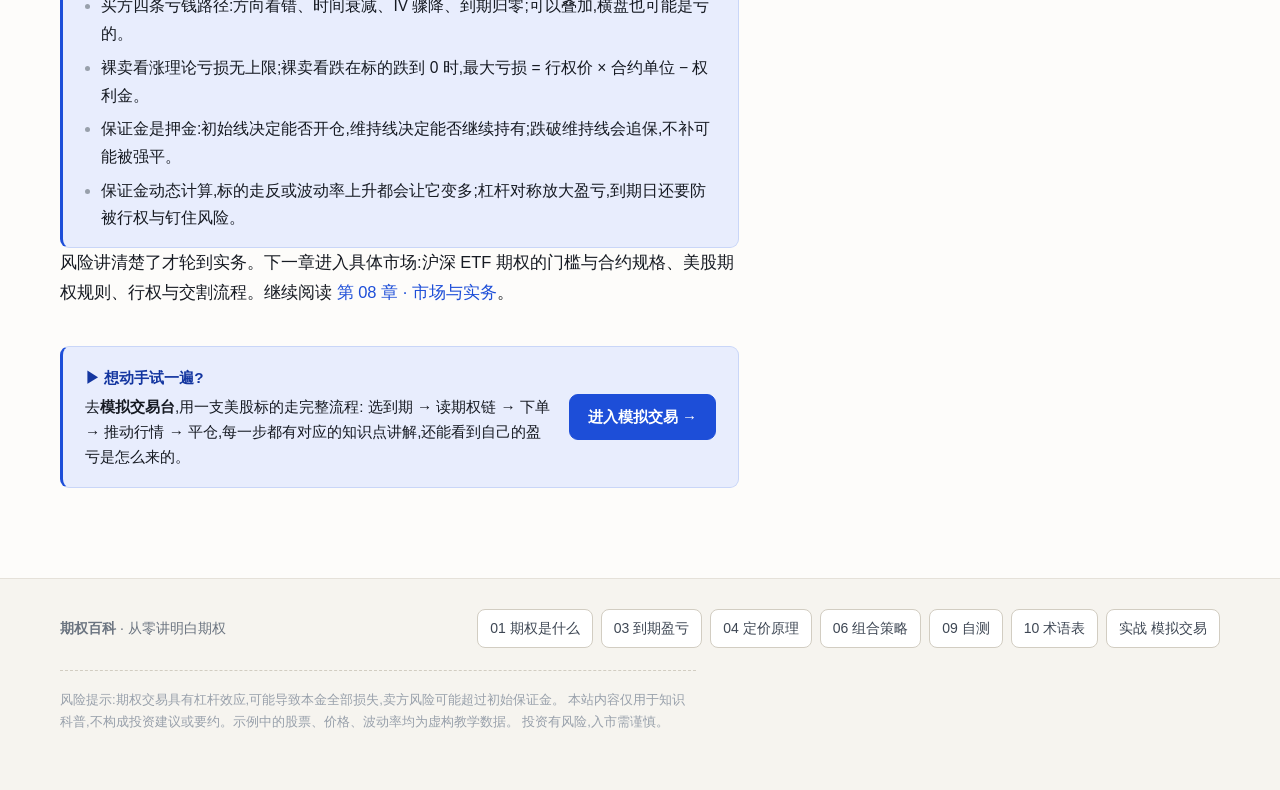
<file: risk.html>
<!DOCTYPE html>
<html lang="zh-CN">
<head>
<meta charset="UTF-8">
<meta name="viewport" content="width=device-width, initial-scale=1">
<title>风险与保证金 — 期权百科</title>
<meta name="description" content="讲清期权买方的四种亏钱方式、卖方裸卖的风险、保证金与追保强平机制,以及到期日、流动性与波动率带来的额外风险。">
<link rel="stylesheet" href="assets/style.css">
<script>/* 首次绘制前应用已保存的主题,避免闪烁 */
try{var t=localStorage.getItem("optionswiki-theme");if(t==="dark"||t==="light")document.documentElement.setAttribute("data-theme",t)}catch(e){}</script>
</head>
<body>
<a class="skip" href="#main">跳到正文</a>

<header class="topbar">
  <div class="topbar__inner">
    <a class="brand" href="index.html"><span class="brand__mark">◈</span>期权百科</a>
    <button class="navtoggle" aria-expanded="false" aria-controls="sitenav">目录</button>
    <nav class="sitenav" id="sitenav">
      <a href="basics.html"><span class="navnum">01</span>期权是什么</a>
      <a href="contract.html"><span class="navnum">02</span>合约要素</a>
      <a href="payoff.html"><span class="navnum">03</span>到期盈亏</a>
      <a href="pricing.html"><span class="navnum">04</span>定价原理</a>
      <a href="greeks.html"><span class="navnum">05</span>希腊字母</a>
      <a href="strategies.html"><span class="navnum">06</span>组合策略</a>
      <a href="risk.html"><span class="navnum">07</span>风险与保证金</a>
      <a href="market.html"><span class="navnum">08</span>市场与实务</a>
      <a href="quiz.html"><span class="navnum">09</span>自测</a>
      <a href="glossary.html"><span class="navnum">10</span>术语表</a>
      <a href="simulator.html" class="navcta"><span class="navnum">实战</span>模拟交易</a>
    </nav>
    <button class="theme-toggle" data-theme-toggle aria-label="切换深浅色主题" title="切换深浅色主题">◐</button>
  </div>
</header>

<main id="main" class="wrap">
  <div class="layout">
    <article class="prose">

      <div class="pagehead">
        <p class="eyebrow">第 07 章 · 先想亏钱</p>
        <h1>风险、保证金与强制平仓</h1>
        <p class="lede">买方亏损封顶,却常常全亏;卖方收入封顶,却可能巨亏。本章用示意数字讲清亏钱的具体路径,以及保证金、追保与强平的规则边界。</p>
      </div>

      <h2><span class="hnum">1</span>先看清:买卖双方的风险完全不对称</h2>

      <p>看涨期权(Call)是按约定价格买入的权利,看跌期权(Put)是按约定价格卖出的权利;约定价格叫行权价(Strike Price),付出的钱叫权利金(Premium)。</p>

      <p>买方最坏的结果在买入时就写死了:最多亏光权利金,不必再补钱;卖方最好的结果被锁死为那笔权利金,最坏结果未知。</p>

      <p>下表用同一张合约对比(每张 <span class="mono">500</span> 元):</p>

      <div class="tablewrap">
        <table>
          <thead>
            <tr>
              <th>头寸</th>
              <th>最大亏损</th>
              <th>最大盈利</th>
              <th>保证金</th>
              <th>会被追保</th>
            </tr>
          </thead>
          <tbody>
            <tr>
              <td><span class="tag tag--long">买方</span> 买入看涨</td>
              <td>权利金 <span class="mono">500</span> 元</td>
              <td>理论无上限</td>
              <td>不需要</td>
              <td>不会</td>
            </tr>
            <tr>
              <td><span class="tag tag--long">买方</span> 买入看跌</td>
              <td>权利金 <span class="mono">500</span> 元</td>
              <td><span class="pos">9,500</span> 元(跌到 0)</td>
              <td>不需要</td>
              <td>不会</td>
            </tr>
            <tr>
              <td><span class="tag tag--short">卖方</span> 卖出看涨(裸卖)</td>
              <td>理论无上限</td>
              <td>权利金 <span class="mono">500</span> 元</td>
              <td>需要</td>
              <td>会</td>
            </tr>
            <tr>
              <td><span class="tag tag--short">卖方</span> 卖出看跌(裸卖)</td>
              <td><span class="neg">9,500</span> 元(跌到 0)</td>
              <td>权利金 <span class="mono">500</span> 元</td>
              <td>需要</td>
              <td>会</td>
            </tr>
          </tbody>
        </table>
      </div>

      <div class="callout callout--key">
        <span class="callout__t">记住这个不对称</span>
        买方的风险已知且封顶;卖方的风险未知,可能远超收入。券商只对卖方收保证金,原因就在这里。
      </div>

      <h2><span class="hnum">2</span>买方:四种常见的亏钱方式</h2>

      <p>买方有四条能同时发生的亏钱路径。</p>

      <h3>方向看错:标的往反方向走</h3>
      <p>花 <span class="mono">500</span> 元买一张行权价 <span class="mono">100</span> 元的看涨期权。标的跌到 <span class="mono">92</span> 元时,期权成为虚值(Out of the Money,行权价高于市价、行权不划算),权利金只剩约 <span class="mono">2.00</span> 元,亏 <span class="mono">300</span> 元——标的跌 8%,期权亏 60%。</p>

      <h3>时间衰减(Theta):不涨不跌也是亏的</h3>
      <p>期权价格 = 内在价值(Intrinsic Value,立刻行权能拿到的钱)+ 时间价值(Time Value,为「还有机会」付的钱)。时间价值随到期临近蒸发,速度用 Theta 衡量,每天都在扣钱。示意:30 天后标的仍是 <span class="mono">100</span> 元,权利金从 <span class="mono">5.00</span> 元掉到约 <span class="mono">2.80</span> 元,亏 <span class="mono">220</span> 元。</p>

      <h3>隐含波动率骤降(IV Crush):看对方向照样亏</h3>
      <p>隐含波动率(Implied Volatility,IV)是市场对未来波动幅度的定价,可理解为「接下来会有多颠」。事件前 IV 被推高、期权变贵;事件落地后 IV 迅速回落。示意:财报前用 <span class="mono">5.00</span> 元买入的看涨期权(IV 约 40%),财报后标的涨到 <span class="mono">103</span> 元、方向<strong>对了</strong>,但 IV 掉到约 20%,期权约值 <span class="mono">3.60</span> 元,亏 <span class="mono">140</span> 元。</p>

      <h3>到期归零:权利金 100% 损失</h3>
      <p>到期日标的收在行权价以下,看涨期权价值就是零——不是跌了很多,而是直接归零。股票跌 90% 还剩 10%,虚值期权是 <span class="mono">500</span> 元变 <span class="mono">0</span> 元。</p>

      <div class="callout callout--warn">
        <span class="callout__t">「亏损封顶」不等于「亏损很小」</span>
        最大亏损确实封顶,但封顶不等于小,更不等于少见:虚值期权到期归零很常见。请把<strong>「这笔钱全部亏光」当作基准情形</strong>来安排仓位。
      </div>

      <h2><span class="hnum">3</span>卖方:收益封顶,风险封底</h2>

      <p>卖方收益上限就是那笔权利金,风险却没有上限。</p>

      <h3>裸卖看涨(Naked Short Call):理论亏损无上限</h3>
      <p>裸卖(Naked)指手上没有股票却卖出看涨期权。买方行权时你必须按行权价交付股票,手上没有就按市价买回,标的涨多少就按多少买,所以<strong>理论亏损没有上限</strong>。示意:卖出行权价 <span class="mono">100</span> 元的看涨期权收 <span class="mono">500</span> 元,标的涨到 <span class="mono">200</span> 元被行权时亏损 (200 − 100) × 100 − 500 = <span class="mono">9,500</span> 元。</p>

      <h3>裸卖看跌(Naked Short Put):坑有多深</h3>
      <p>卖出看跌期权,你承诺在标的跌破行权价时按行权价买入。标的越跌越亏,直到跌到 0——亏损有下限,但可能非常深。</p>

      <div class="formula">
        <div class="formula__body">最大亏损 = (<span class="var">K</span> − 0) × 合约单位 − 收到的权利金
            = 100 × 100 − 500
            = 9,500 元</div>
        <div class="formula__note">按标的跌到 0 元计算,<span class="var">K</span> 为行权价。数字仅为示意,合约单位以实际合约为准。</div>
      </div>

      <h3>胜率高 ≠ 期望值为正</h3>
      <p>卖方常说「大部分期权到期都归零,所以胜率高」,但胜率高和赚钱是两件事:同样卖出重复 10 次,9 次赚 <span class="mono">500</span> 元、1 次亏 <span class="mono">9,500</span> 元,净亏 <span class="mono">5,000</span> 元。</p>

      <h2><span class="hnum">4</span>保证金:为什么券商要你先押一笔钱</h2>

      <p>保证金(Margin)不是手续费,而是<strong>押金</strong>:像租房,房东先收押金,你正常履约就退还。卖方收了权利金就背上了可能赔付的义务,券商必须确保它有东西兜底。</p>

      <h3>初始保证金与维持保证金</h3>
      <p>初始保证金决定能否开仓,维持保证金决定能否继续持有。</p>

      <div class="tablewrap">
        <table>
          <thead>
            <tr>
              <th>项目</th>
              <th>初始保证金(Initial Margin)</th>
              <th>维持保证金(Maintenance Margin)</th>
            </tr>
          </thead>
          <tbody>
            <tr>
              <td>含义</td>
              <td>开仓须备足的资金</td>
              <td>持仓期间权益的底线</td>
            </tr>
            <tr>
              <td>示意水平</td>
              <td class="num">约合约价值的 12%</td>
              <td class="num">约合约价值的 7%</td>
            </tr>
            <tr>
              <td>作用时点</td>
              <td>建仓、加仓时</td>
              <td>盘中与收盘后盯市</td>
            </tr>
            <tr>
              <td>跌破后果</td>
              <td>开不了仓</td>
              <td>收到追保通知</td>
            </tr>
          </tbody>
        </table>
      </div>

      <h3>追保通知(Margin Call)</h3>
      <p>账户权益跌破维持保证金,券商会发出追保通知(Margin Call)。你要在很短的期限内补足资金(一般补回初始水平)或主动平仓;期限可能只有几个小时,以券商规定为准。</p>

      <h3>强制平仓(Forced Liquidation)</h3>
      <p>没有按期补足,券商有权直接替你平仓。强平往往<strong>不止一张</strong>,券商优先处理风险最大的仓位;而且<strong>被强平的价格往往最差</strong>——行情剧烈时价差变宽、挂单变薄,强平单还会把价格推得更不利。</p>

      <h3>保证金是动态的</h3>
      <p>保证金按标的现价、波动率、剩余时间持续重算:标的走反,保证金变多;波动率抬升,保证金也变多。行情越紧张,押金要求越高——而这正是你最缺钱的时候。</p>

      <div class="callout callout--warn">
        <span class="callout__t">本节所有比例数字仅为示意</span>
        上文的比例数字与追保线只为讲清概念,不代表真实产品。实际标准由交易所与券商制定并会调整,请以<strong>最新</strong>规则为准。
      </div>

      <h2><span class="hnum">5</span>杠杆:把 1 万元的两种用法摆在一起</h2>

      <p>期权被称为杠杆工具,是因为同样一笔钱能控制更多股票。前提:本金 <span class="mono">1 万</span>元,标的现价 <span class="mono">100</span> 元,一份 100 股,权利金 <span class="mono">5</span> 元/股(每张 <span class="mono">500</span> 元),Delta 约 0.5。</p>

      <div class="tablewrap">
        <table>
          <thead>
            <tr>
              <th>情景</th>
              <th>用 1 万元买股票</th>
              <th>用 1 万元买期权</th>
            </tr>
          </thead>
          <tbody>
            <tr>
              <td>建仓</td>
              <td>100 元/股,买 100 股</td>
              <td>500 元/张,买 20 张</td>
            </tr>
            <tr>
              <td>标的涨 10%(100 → 110)</td>
              <td>市值 11,000 元<br><span class="pos">+1,000 元(+10%)</span></td>
              <td>权利金约 12 元,市值 24,000 元<br><span class="pos">+14,000 元(+140%)</span></td>
            </tr>
            <tr>
              <td>标的跌 10%(100 → 90)</td>
              <td>市值 9,000 元<br><span class="neg">−1,000 元(−10%)</span></td>
              <td>权利金约 1.20 元,市值 2,400 元<br><span class="neg">−7,600 元(−76%)</span></td>
            </tr>
            <tr>
              <td>标的横盘(仍是 100)</td>
              <td>市值 10,000 元<br><span class="muted">0 元(0%)</span></td>
              <td>时间价值流失,权利金约 2.80 元<br><span class="neg">−4,400 元(−44%)</span></td>
            </tr>
          </tbody>
        </table>
      </div>

      <p class="mt">最值得盯住的不是「+140%」,而是「−76%」和「−44%」。杠杆不会只放大盈利,它<strong>对称地放大亏损</strong>;对买方来说,连「什么都没发生」的横盘也是亏的。<span class="small muted">上表为简化示意,未计入手续费与价差。</span></p>

      <h2><span class="hnum">6</span>到期日的特殊风险</h2>

      <p>到期日前后有几件事要特别小心。</p>

      <h3>被行权与交割准备</h3>
      <p>卖方在到期日可能被指派行权(Assignment),而且随机:交易所把买方的行权要求随机分配给卖方,你无法选择会不会被抽中。卖出看涨被行权要交付股票,卖出看跌被行权要拿出足额资金按行权价买入。</p>

      <h3>钉住风险(Pin Risk)</h3>
      <p>钉住风险指到期日标的收盘价刚好停在行权价附近。行权价 <span class="mono">100</span> 元,标的收在 <span class="mono">100.01</span> 元,看涨期权会被行权;收在 <span class="mono">99.99</span> 元就是废纸一张——相差两分钱,结果完全相反。此时报价又宽又乱,平不掉就得带着「不知道还有没有持仓」的仓位过周末。稳妥做法:临近到期,不要在行权价附近留卖方仓位。</p>

      <p>到期日附近流动性变差、价差变宽;最后交易时段价格跳动剧烈,想平仓未必能拿到理想价格。</p>

      <h2><span class="hnum">7</span>流动性与价差风险</h2>

      <p>买卖价差(Bid–Ask Spread)是最高买价与最低卖价之差,相当于「进场费加出场费」:你按卖价买入,卖出时只能按买价成交,一进一出先亏一个价差。</p>

      <p>示意:某期权买价 <span class="mono">4.60</span> 元、卖价 <span class="mono">5.00</span> 元,价差 <span class="mono">0.40</span> 元/股。按 <span class="mono">5.00</span> 元买入 20 张(成本 <span class="mono">1 万</span>元),立刻按 <span class="mono">4.60</span> 元卖出只能收回 <span class="mono">9,200</span> 元——行情没动,先亏 <span class="mono">800</span> 元。标的要涨约 <span class="mono">0.80</span> 元(0.8%)才刚抹平这点价差,还不含手续费。</p>

      <p>还要看成交量(Volume)与持仓量(Open Interest,未平仓合约总数):两者都低的合约挂单稀薄、价差更宽。「买得进、卖不出」是新手最常见的困境:方向看对了,却因为出不来把浮盈拖成实亏。</p>

      <h2><span class="hnum">8</span>波动率风险(Vega)</h2>

      <p>期权价格里有一部分是市场对「未来会有多颠」的定价,由隐含波动率(IV)决定,衡量它的希腊字母是 Vega。</p>

      <p>对买方最危险的是在 IV 历史高位时买入:权利金里含很高的「担心溢价」,即使方向看对,只要 IV 回落到常态,溢价就会蒸发,抵消方向带来的利润——这就是第 2 节「看对方向还亏钱」的机制。若当前 IV 明显高于它过去的区间,不要在重大事件公布前追买。</p>

      <p>反过来,若判断「未来波动会变小」,高 IV 对卖方有利;但卖方风险没有天然上限,要用亏损封顶的结构(如价差组合)表达,而不是裸卖。</p>

      <h2><span class="hnum">9</span>风控清单</h2>

      <p>这是「让自己活下来」的检查表。</p>

      <div class="callout callout--tip">
        <span class="callout__t">开仓前逐条确认</span>
        <ul>
          <li><strong>单笔仓位上限:</strong>先想清楚「这一笔全亏光」能否接受,再决定手数。</li>
          <li><strong>优先用风险有限的结构:</strong>买入看涨、牛市价差的最大亏损提前确定;裸卖的亏损没有写死。</li>
          <li><strong>避开事件前的高 IV:</strong>财报、重大会议公布前 IV 通常被推高,不要在最贵时进场。</li>
          <li><strong>给追保留出缓冲:</strong>账户不要用到「刚好够开仓」,行情不利时保证金会变多。</li>
          <li><strong>盯住剩余时间与到期日:</strong>虚值期权临近到期归零很快,也不要在到期日留着悬而未决的卖方仓位。</li>
          <li><strong>事先写好退出规则,只做流动性足够的合约。</strong></li>
        </ul>
      </div>

      <h2><span class="hnum">10</span>小结</h2>

      <div class="callout callout--key">
        <span class="callout__t">本章要点</span>
        <ul>
          <li>买卖双方风险完全不对称:买方亏损封顶、不需保证金;卖方收益封顶、风险可能极大,要缴保证金、也可能被追保。</li>
          <li>买方四条亏钱路径:方向看错、时间衰减、IV 骤降、到期归零;可以叠加,横盘也可能是亏的。</li>
          <li>裸卖看涨理论亏损无上限;裸卖看跌在标的跌到 0 时,最大亏损 = 行权价 × 合约单位 − 权利金。</li>
          <li>保证金是押金:初始线决定能否开仓,维持线决定能否继续持有;跌破维持线会追保,不补可能被强平。</li>
          <li>保证金动态计算,标的走反或波动率上升都会让它变多;杠杆对称放大盈亏,到期日还要防被行权与钉住风险。</li>
        </ul>
      </div>

      <p class="mt2">风险讲清楚了才轮到实务。下一章进入具体市场:沪深 ETF 期权的门槛与合约规格、美股期权规则、行权与交割流程。继续阅读 <a href="market.html">第 08 章 · 市场与实务</a>。</p>

      <div class="chaptercta">
        <div class="chaptercta__txt">
          <span class="chaptercta__t">▶ 想动手试一遍?</span>
          去<strong>模拟交易台</strong>,用一支美股标的走完整流程:
          选到期 → 读期权链 → 下单 → 推动行情 → 平仓,每一步都有对应的知识点讲解,还能看到自己的盈亏是怎么来的。
        </div>
        <a class="btn" href="simulator.html">进入模拟交易 →</a>
      </div>

    </article>
    <aside class="toc" data-toc><p class="toc__title">本页目录</p></aside>
  </div>
</main>

<footer class="sitefoot">
  <div class="wrap">
    <div class="sitefoot__row">
      <div><strong>期权百科</strong> · 从零讲明白期权</div>
      <nav class="footnav">
        <a href="basics.html">01 期权是什么</a>
        <a href="payoff.html">03 到期盈亏</a>
        <a href="pricing.html">04 定价原理</a>
        <a href="strategies.html">06 组合策略</a>
        <a href="quiz.html">09 自测</a>
        <a href="glossary.html">10 术语表</a>
        <a href="simulator.html">实战 模拟交易</a>
      </nav>
    </div>
    <p class="disclaimer">
      风险提示:期权交易具有杠杆效应,可能导致本金全部损失,卖方风险可能超过初始保证金。
      本站内容仅用于知识科普,不构成投资建议或要约。示例中的股票、价格、波动率均为虚构教学数据。
      投资有风险,入市需谨慎。
    </p>
  </div>
</footer>

<script src="assets/bs.js"></script>
<script src="assets/charts.js"></script>
<script src="assets/site.js"></script>
</body>
</html>
</file>
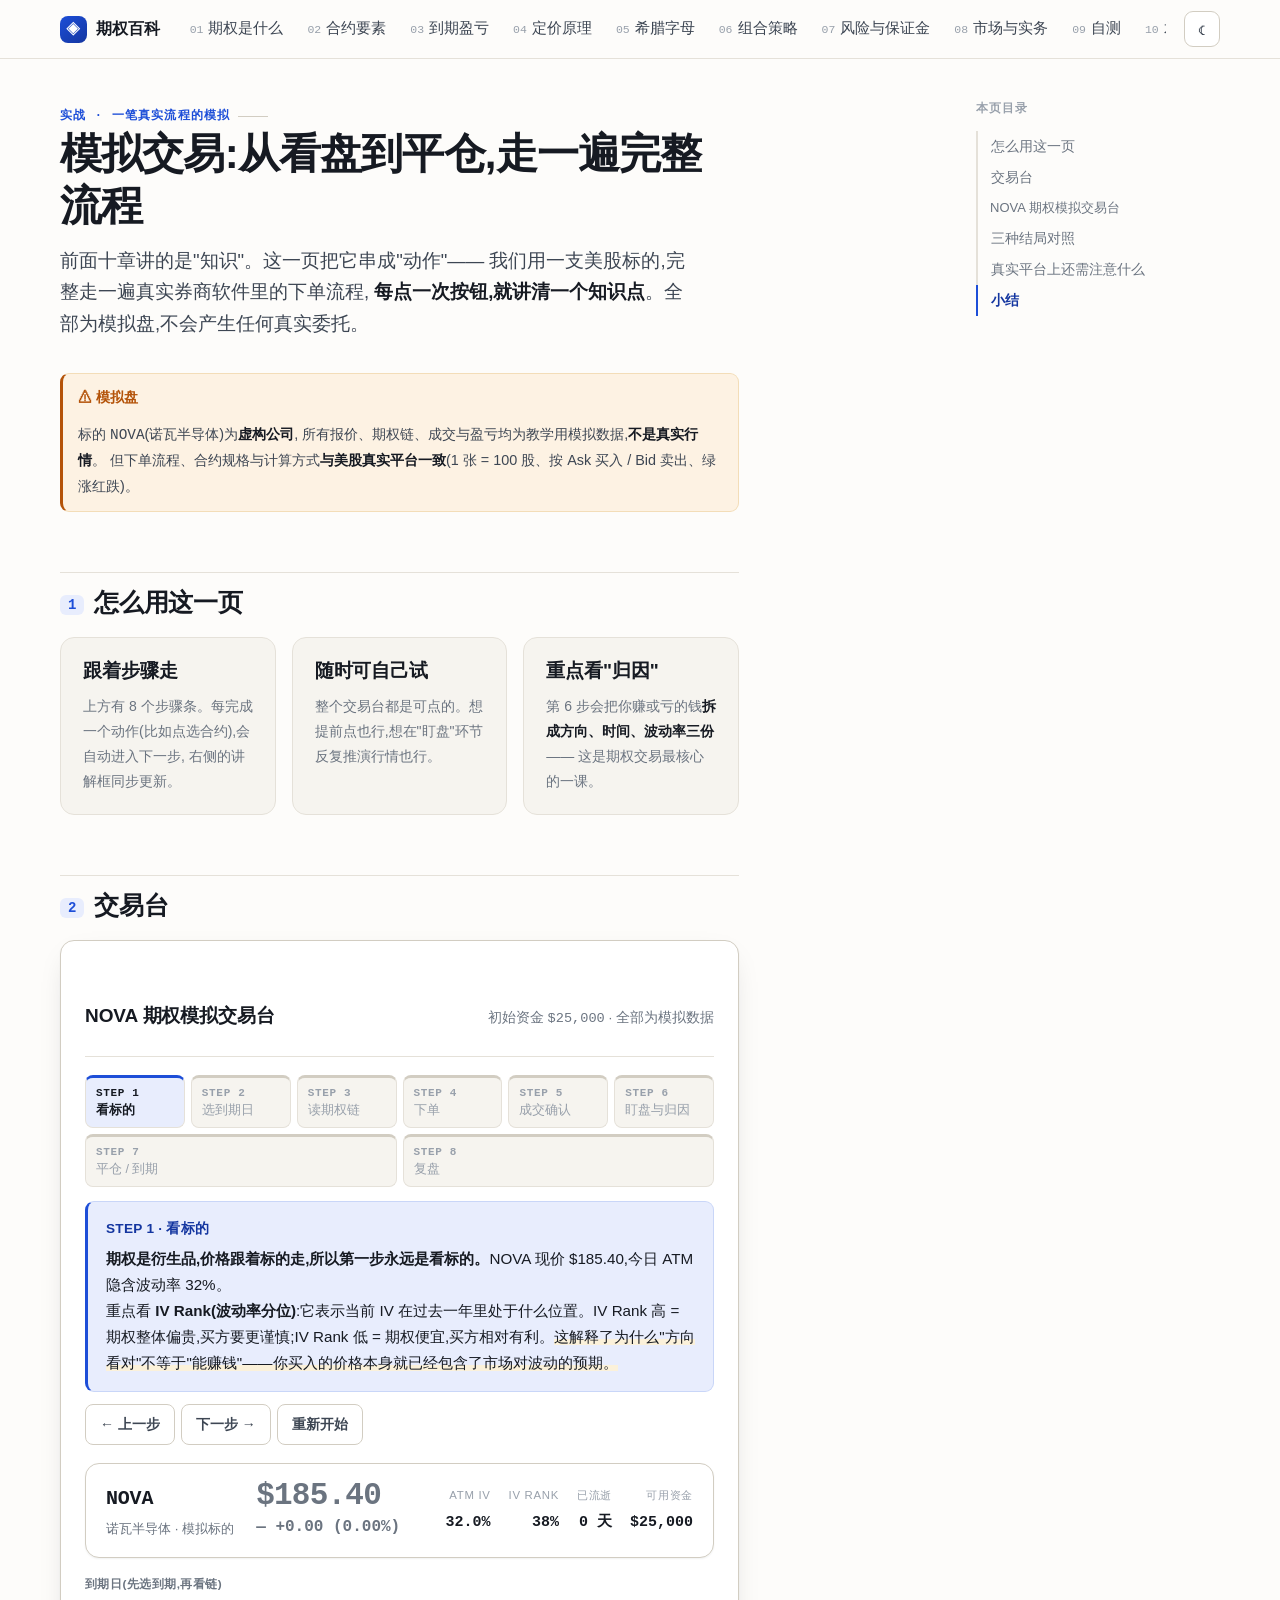
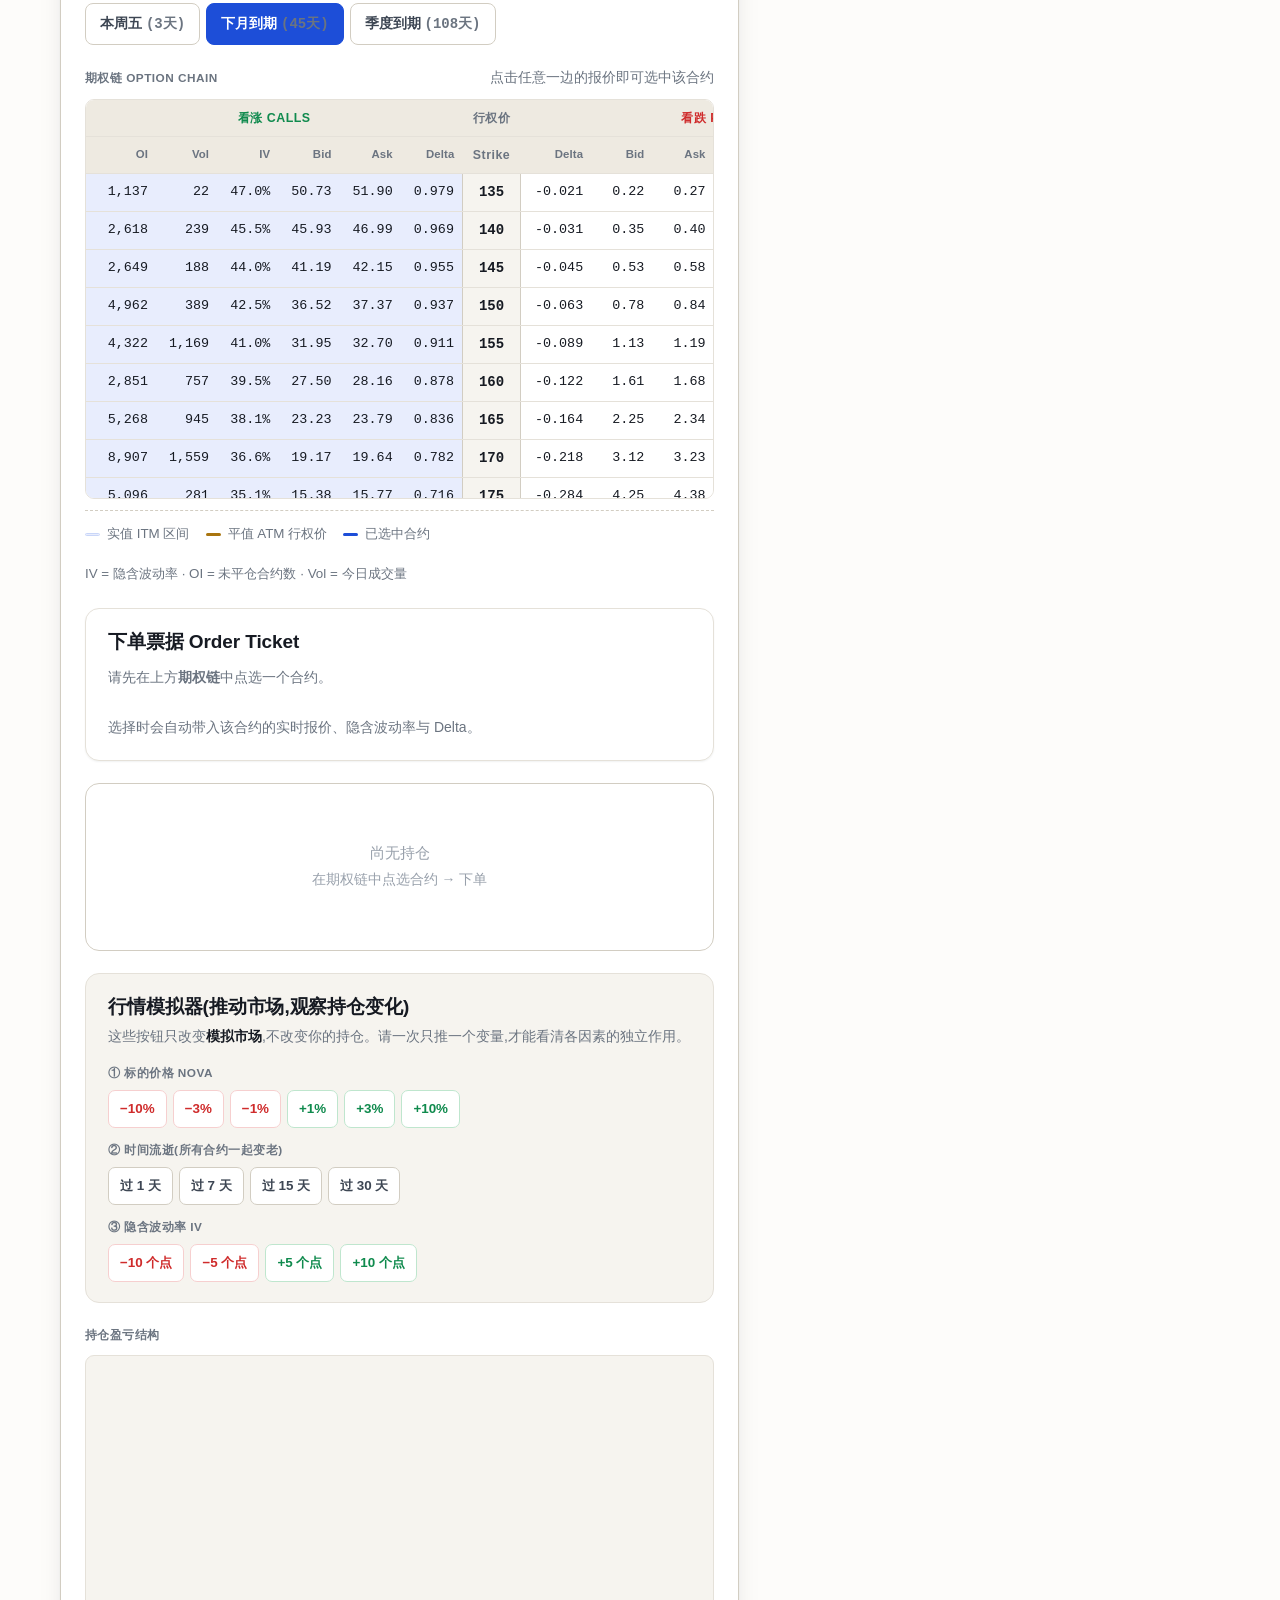
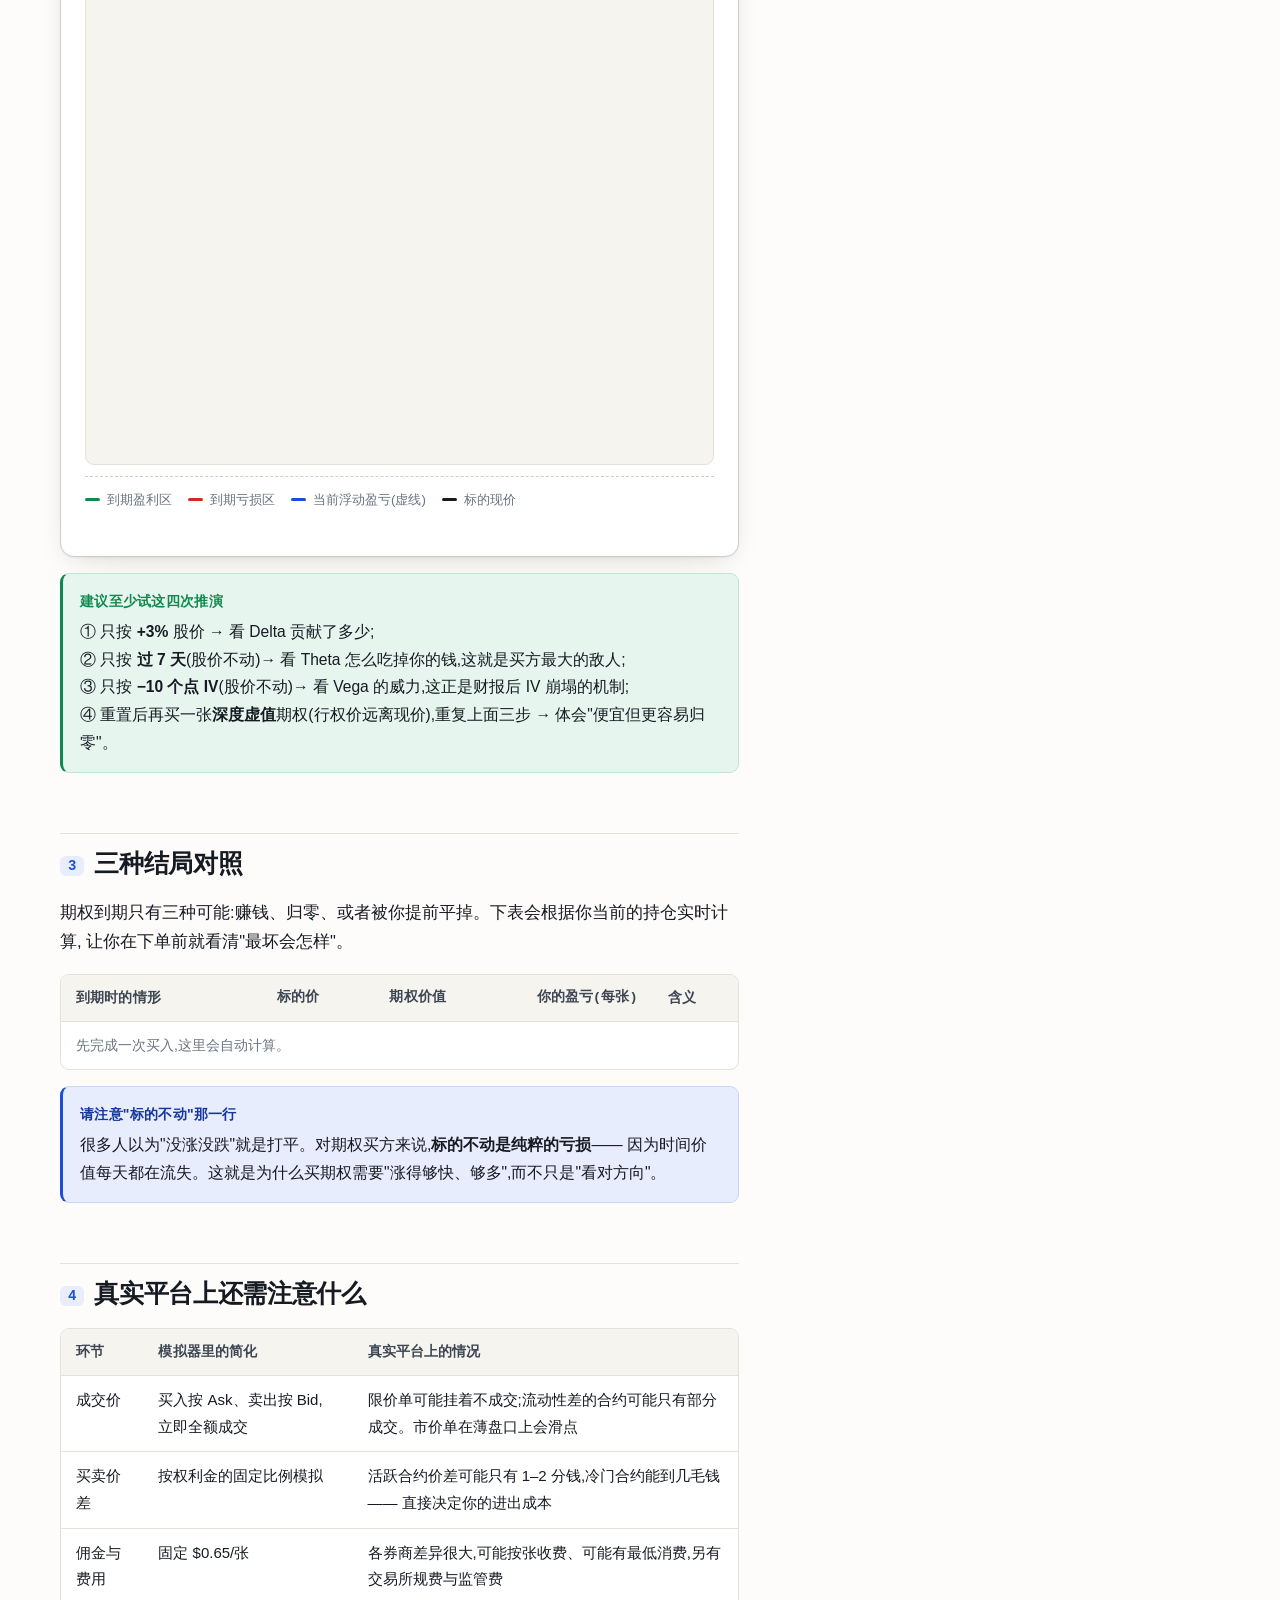
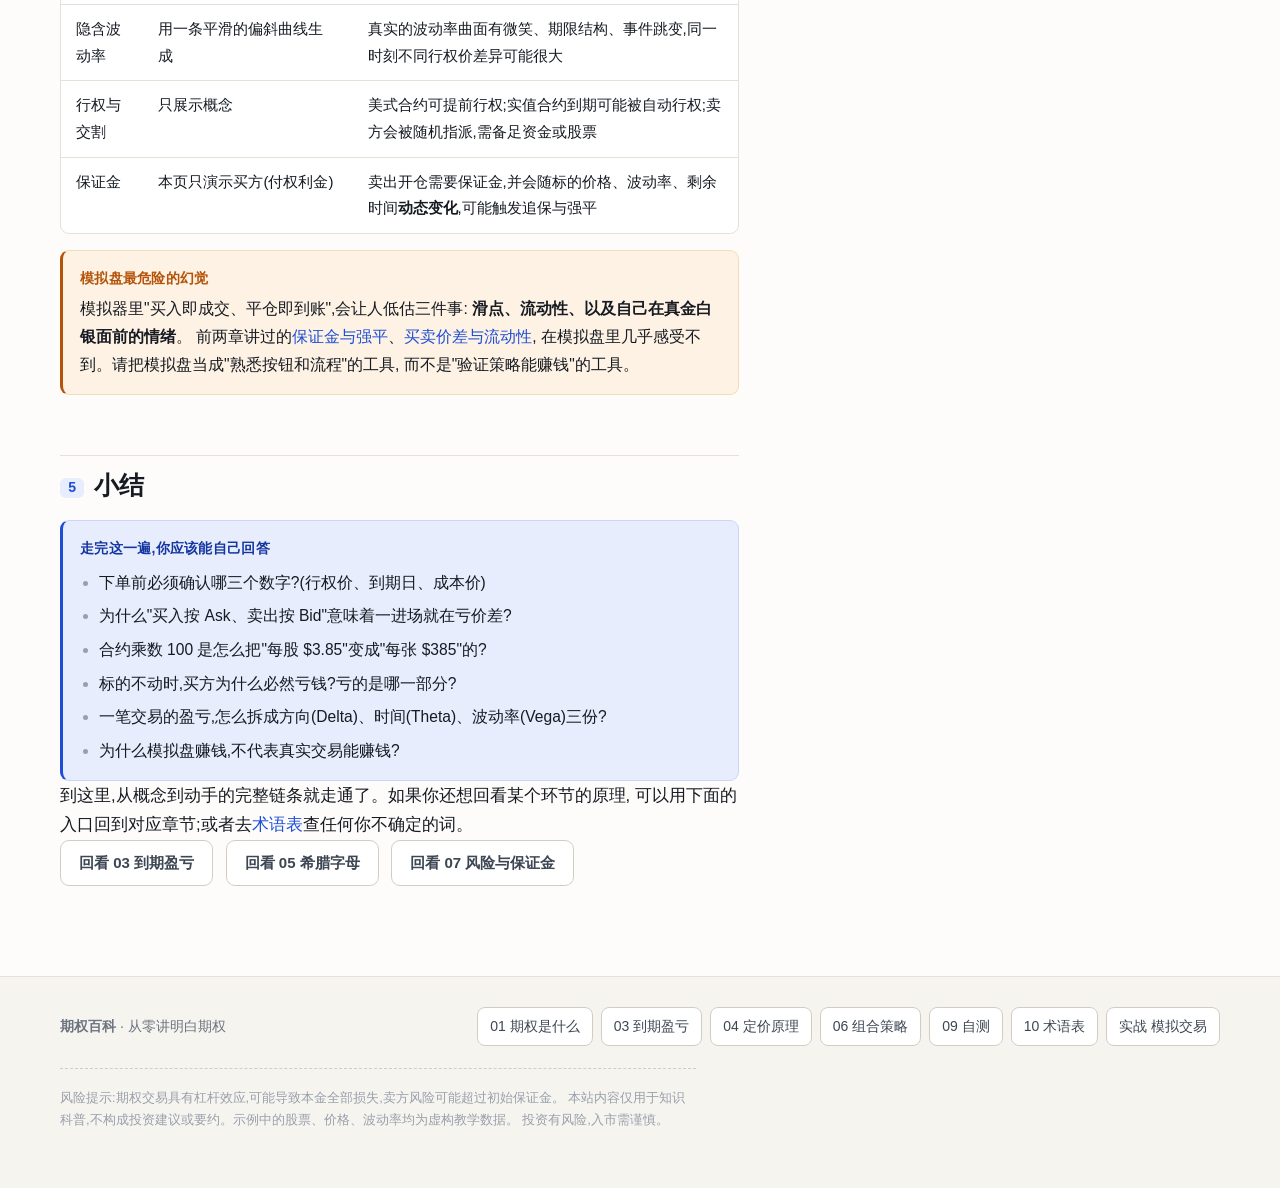
<file: simulator.html>
<!DOCTYPE html>
<html lang="zh-CN">
<head>
<meta charset="UTF-8">
<meta name="viewport" content="width=device-width, initial-scale=1">
<title>模拟交易 — 期权百科</title>
<meta name="description" content="美股期权实盘模拟:从看标的、选到期、读期权链、下单成交,到盯盘与平仓,边操作边讲解每一步背后的知识。">
<link rel="stylesheet" href="assets/style.css">
<script>/* 首次绘制前应用已保存的主题,避免闪烁 */
try{var t=localStorage.getItem("optionswiki-theme");if(t==="dark"||t==="light")document.documentElement.setAttribute("data-theme",t)}catch(e){}</script>
</head>
<body>
<a class="skip" href="#main">跳到正文</a>

<header class="topbar">
  <div class="topbar__inner">
    <a class="brand" href="index.html"><span class="brand__mark">◈</span>期权百科</a>
    <button class="navtoggle" aria-expanded="false" aria-controls="sitenav">目录</button>
    <nav class="sitenav" id="sitenav">
      <a href="basics.html"><span class="navnum">01</span>期权是什么</a>
      <a href="contract.html"><span class="navnum">02</span>合约要素</a>
      <a href="payoff.html"><span class="navnum">03</span>到期盈亏</a>
      <a href="pricing.html"><span class="navnum">04</span>定价原理</a>
      <a href="greeks.html"><span class="navnum">05</span>希腊字母</a>
      <a href="strategies.html"><span class="navnum">06</span>组合策略</a>
      <a href="risk.html"><span class="navnum">07</span>风险与保证金</a>
      <a href="market.html"><span class="navnum">08</span>市场与实务</a>
      <a href="quiz.html"><span class="navnum">09</span>自测</a>
      <a href="glossary.html"><span class="navnum">10</span>术语表</a>
      <a href="simulator.html" class="navcta"><span class="navnum">实战</span>模拟交易</a>
    </nav>
    <button class="theme-toggle" data-theme-toggle aria-label="切换深浅色主题" title="切换深浅色主题">◐</button>
  </div>
</header>

<main id="main" class="wrap">
  <div class="layout">
    <article class="prose">

      <div class="pagehead">
        <p class="eyebrow">实战 · 一笔真实流程的模拟</p>
        <h1>模拟交易:从看盘到平仓,走一遍完整流程</h1>
        <p class="lede">
          前面十章讲的是"知识"。这一页把它串成"动作"——
          我们用一支美股标的,完整走一遍真实券商软件里的下单流程,
          <strong>每点一次按钮,就讲清一个知识点</strong>。全部为模拟盘,不会产生任何真实委托。
        </p>
      </div>

      <div class="simbanner">
        <b>⚠ 模拟盘</b>
        <span>
          标的 <span class="mono">NOVA</span>(诺瓦半导体)为<strong>虚构公司</strong>,
          所有报价、期权链、成交与盈亏均为教学用模拟数据,<strong>不是真实行情</strong>。
          但下单流程、合约规格与计算方式<strong>与美股真实平台一致</strong>(1 张 = 100 股、按 Ask 买入 / Bid 卖出、绿涨红跌)。
        </span>
      </div>

      <h2><span class="hnum">1</span>怎么用这一页</h2>

      <div class="grid grid--3">
        <div class="card card--flat">
          <h3 class="card__title">跟着步骤走</h3>
          <p class="small muted" style="margin:0">
            上方有 8 个步骤条。每完成一个动作(比如点选合约),会自动进入下一步,
            右侧的讲解框同步更新。
          </p>
        </div>
        <div class="card card--flat">
          <h3 class="card__title">随时可自己试</h3>
          <p class="small muted" style="margin:0">
            整个交易台都是可点的。想提前点也行,想在"盯盘"环节反复推演行情也行。
          </p>
        </div>
        <div class="card card--flat">
          <h3 class="card__title">重点看"归因"</h3>
          <p class="small muted" style="margin:0">
            第 6 步会把你赚或亏的钱<strong>拆成方向、时间、波动率三份</strong>——
            这是期权交易最核心的一课。
          </p>
        </div>
      </div>

      <h2><span class="hnum">2</span>交易台</h2>

      <div class="panel">
        <div class="panel__head">
          <h3 class="panel__t">NOVA 期权模拟交易台</h3>
          <p class="panel__hint">初始资金 <span class="mono" id="cashHint">$25,000</span> · 全部为模拟数据</p>
        </div>

        <!-- 步骤条 -->
        <div class="steps" id="steps"></div>

        <!-- 讲解框 -->
        <div class="narrate" id="narrate" style="margin-top:14px"></div>

        <!-- 步骤导航 -->
        <div class="seg" style="margin-top:12px">
          <button type="button" id="btnPrev">← 上一步</button>
          <button type="button" id="btnNext">下一步 →</button>
          <button type="button" id="btnReset">重新开始</button>
        </div>

        <!-- 标的报价 -->
        <div class="quotebar" id="quotebar" style="margin-top:18px"></div>

        <!-- 到期选择 -->
        <div style="margin-top:16px">
          <span class="readout__k" style="display:block;margin-bottom:8px">到期日(先选到期,再看链)</span>
          <div class="seg" id="expSeg"></div>
        </div>

        <!-- 期权链 -->
        <div style="margin-top:20px">
          <div style="display:flex;align-items:baseline;justify-content:space-between;gap:12px;flex-wrap:wrap;margin-bottom:9px">
            <span class="readout__k" style="margin:0">期权链 Option Chain</span>
            <span class="small muted">点击任意一边的报价即可选中该合约</span>
          </div>
          <div class="tablewrap" style="max-height:400px;overflow:auto">
            <table class="chaintable" id="chain"></table>
          </div>
          <div class="legend">
            <span><i style="background:var(--accent-soft);border:1px solid var(--accent-line)"></i>实值 ITM 区间</span>
            <span><i style="background:var(--gold)"></i>平值 ATM 行权价</span>
            <span><i style="background:var(--accent)"></i>已选中合约</span>
            <span class="muted">IV = 隐含波动率 · OI = 未平仓合约数 · Vol = 今日成交量</span>
          </div>
        </div>

        <!-- 票据 + 持仓 -->
        <div style="display:grid;grid-template-columns:repeat(auto-fit,minmax(310px,1fr));gap:22px;margin-top:22px">
          <div class="card">
            <h3 class="card__title">下单票据 Order Ticket</h3>
            <div class="ticket" id="ticket"></div>
          </div>
          <div id="posSlot"></div>
        </div>

        <!-- 市场驱动 -->
        <div class="card card--flat" style="margin-top:22px">
          <h3 class="card__title" style="margin-bottom:4px">行情模拟器(推动市场,观察持仓变化)</h3>
          <p class="small muted" style="margin:0 0 14px">
            这些按钮只改变<strong>模拟市场</strong>,不改变你的持仓。请一次只推一个变量,才能看清各因素的独立作用。
          </p>

          <div class="drv">
            <div>
              <span class="readout__k" style="display:block;margin-bottom:6px">① 标的价格 NOVA</span>
              <div class="drv__b" id="drvSpot">
                <button type="button" data-down data-pct="-0.10">−10%</button>
                <button type="button" data-down data-pct="-0.03">−3%</button>
                <button type="button" data-down data-pct="-0.01">−1%</button>
                <button type="button" data-up data-pct="0.01">+1%</button>
                <button type="button" data-up data-pct="0.03">+3%</button>
                <button type="button" data-up data-pct="0.10">+10%</button>
              </div>
            </div>
            <div>
              <span class="readout__k" style="display:block;margin-bottom:6px">② 时间流逝(所有合约一起变老)</span>
              <div class="drv__b" id="drvTime">
                <button type="button" data-days="1">过 1 天</button>
                <button type="button" data-days="7">过 7 天</button>
                <button type="button" data-days="15">过 15 天</button>
                <button type="button" data-days="30">过 30 天</button>
              </div>
            </div>
            <div>
              <span class="readout__k" style="display:block;margin-bottom:6px">③ 隐含波动率 IV</span>
              <div class="drv__b" id="drvIV">
                <button type="button" data-down data-iv="-0.10">−10 个点</button>
                <button type="button" data-down data-iv="-0.05">−5 个点</button>
                <button type="button" data-up data-iv="0.05">+5 个点</button>
                <button type="button" data-up data-iv="0.10">+10 个点</button>
              </div>
            </div>
          </div>
        </div>

        <!-- 持仓盈亏图 -->
        <div style="margin-top:22px">
          <span class="readout__k" style="display:block;margin-bottom:9px">持仓盈亏结构</span>
          <div class="chartbox">
            <canvas id="simChart" height="340" role="img" aria-label="当前持仓的到期盈亏图与浮动盈亏曲线"></canvas>
          </div>
          <div class="legend">
            <span><i style="background:var(--profit)"></i>到期盈利区</span>
            <span><i style="background:var(--loss)"></i>到期亏损区</span>
            <span><i style="background:var(--accent)"></i>当前浮动盈亏(虚线)</span>
            <span><i style="background:var(--ink)"></i>标的现价</span>
          </div>
        </div>

        <!-- 盈亏归因 -->
        <div id="attrib" style="margin-top:22px"></div>

      </div>

      <div class="callout callout--tip mt">
        <span class="callout__t">建议至少试这四次推演</span>
        ① 只按 <strong>+3%</strong> 股价 → 看 Delta 贡献了多少;<br>
        ② 只按 <strong>过 7 天</strong>(股价不动)→ 看 Theta 怎么吃掉你的钱,这就是买方最大的敌人;<br>
        ③ 只按 <strong>−10 个点 IV</strong>(股价不动)→ 看 Vega 的威力,这正是财报后 IV 崩塌的机制;<br>
        ④ 重置后再买一张<strong>深度虚值</strong>期权(行权价远离现价),重复上面三步 → 体会"便宜但更容易归零"。
      </div>

      <h2><span class="hnum">3</span>三种结局对照</h2>

      <p>
        期权到期只有三种可能:赚钱、归零、或者被你提前平掉。下表会根据你当前的持仓实时计算,
        让你在下单前就看清"最坏会怎样"。
      </p>

      <div class="tablewrap">
        <table id="outcomeTable">
          <thead>
            <tr>
              <th>到期时的情形</th>
              <th class="num">标的价</th>
              <th class="num">期权价值</th>
              <th class="num">你的盈亏(每张)</th>
              <th>含义</th>
            </tr>
          </thead>
          <tbody id="outcomeBody">
            <tr><td colspan="5" class="muted small">先完成一次买入,这里会自动计算。</td></tr>
          </tbody>
        </table>
      </div>

      <div class="callout callout--key mt">
        <span class="callout__t">请注意"标的不动"那一行</span>
        很多人以为"没涨没跌"就是打平。对期权买方来说,<strong>标的不动是纯粹的亏损</strong>——
        因为时间价值每天都在流失。这就是为什么买期权需要"涨得够快、够多",而不只是"看对方向"。
      </div>

      <h2><span class="hnum">4</span>真实平台上还需注意什么</h2>

      <div class="tablewrap">
        <table>
          <thead>
            <tr><th>环节</th><th>模拟器里的简化</th><th>真实平台上的情况</th></tr>
          </thead>
          <tbody>
            <tr>
              <td>成交价</td>
              <td>买入按 Ask、卖出按 Bid,立即全额成交</td>
              <td>限价单可能挂着不成交;流动性差的合约可能只有部分成交。市价单在薄盘口上会滑点</td>
            </tr>
            <tr>
              <td>买卖价差</td>
              <td>按权利金的固定比例模拟</td>
              <td>活跃合约价差可能只有 1–2 分钱,冷门合约能到几毛钱 —— 直接决定你的进出成本</td>
            </tr>
            <tr>
              <td>佣金与费用</td>
              <td>固定 $0.65/张</td>
              <td>各券商差异很大,可能按张收费、可能有最低消费,另有交易所规费与监管费</td>
            </tr>
            <tr>
              <td>隐含波动率</td>
              <td>用一条平滑的偏斜曲线生成</td>
              <td>真实的波动率曲面有微笑、期限结构、事件跳变,同一时刻不同行权价差异可能很大</td>
            </tr>
            <tr>
              <td>行权与交割</td>
              <td>只展示概念</td>
              <td>美式合约可提前行权;实值合约到期可能被自动行权;卖方会被随机指派,需备足资金或股票</td>
            </tr>
            <tr>
              <td>保证金</td>
              <td>本页只演示买方(付权利金)</td>
              <td>卖出开仓需要保证金,并会随标的价格、波动率、剩余时间<strong>动态变化</strong>,可能触发追保与强平</td>
            </tr>
          </tbody>
        </table>
      </div>

      <div class="callout callout--warn">
        <span class="callout__t">模拟盘最危险的幻觉</span>
        模拟器里"买入即成交、平仓即到账",会让人低估三件事:
        <strong>滑点、流动性、以及自己在真金白银面前的情绪</strong>。
        前两章讲过的<a href="risk.html">保证金与强平</a>、<a href="market.html">买卖价差与流动性</a>,
        在模拟盘里几乎感受不到。请把模拟盘当成"熟悉按钮和流程"的工具,
        而不是"验证策略能赚钱"的工具。
      </div>

      <h2><span class="hnum">5</span>小结</h2>

      <div class="callout callout--key">
        <span class="callout__t">走完这一遍,你应该能自己回答</span>
        <ul style="margin:8px 0 0;padding-left:1.2em">
          <li>下单前必须确认哪三个数字?(行权价、到期日、成本价)</li>
          <li>为什么"买入按 Ask、卖出按 Bid"意味着一进场就在亏价差?</li>
          <li>合约乘数 100 是怎么把"每股 $3.85"变成"每张 $385"的?</li>
          <li>标的不动时,买方为什么必然亏钱?亏的是哪一部分?</li>
          <li>一笔交易的盈亏,怎么拆成方向(Delta)、时间(Theta)、波动率(Vega)三份?</li>
          <li>为什么模拟盘赚钱,不代表真实交易能赚钱?</li>
        </ul>
      </div>

      <p>
        到这里,从概念到动手的完整链条就走通了。如果你还想回看某个环节的原理,
        可以用下面的入口回到对应章节;或者去<a href="glossary.html">术语表</a>查任何你不确定的词。
      </p>

      <p class="mt">
        <a class="btn btn--ghost" href="payoff.html" style="display:inline-block">回看 03 到期盈亏</a>
        <a class="btn btn--ghost" href="greeks.html" style="display:inline-block;margin-left:8px">回看 05 希腊字母</a>
        <a class="btn btn--ghost" href="risk.html" style="display:inline-block;margin-left:8px">回看 07 风险与保证金</a>
      </p>

    </article>

    <aside class="toc" data-toc><p class="toc__title">本页目录</p></aside>
  </div>
</main>

<footer class="sitefoot">
  <div class="wrap">
    <div class="sitefoot__row">
      <div><strong>期权百科</strong> · 从零讲明白期权</div>
      <nav class="footnav">
        <a href="basics.html">01 期权是什么</a>
        <a href="payoff.html">03 到期盈亏</a>
        <a href="pricing.html">04 定价原理</a>
        <a href="strategies.html">06 组合策略</a>
        <a href="quiz.html">09 自测</a>
        <a href="glossary.html">10 术语表</a>
        <a href="simulator.html">实战 模拟交易</a>
      </nav>
    </div>
    <p class="disclaimer">
      风险提示:期权交易具有杠杆效应,可能导致本金全部损失,卖方风险可能超过初始保证金。
      本站内容仅用于知识科普,不构成投资建议或要约。示例中的股票、价格、波动率均为虚构教学数据。
      投资有风险,入市需谨慎。
    </p>
  </div>
</footer>

<script src="assets/bs.js"></script>
<script src="assets/charts.js"></script>
<script src="assets/site.js"></script>
<script>
(function () {
  'use strict';

  var MULT = 100;          // 美股标准:1 张 = 100 股
  var COMMISSION = 0.65;   // 每张佣金(示意)
  var RATE = 0.04;         // 无风险利率

  /* ================= 市场状态(全部为模拟) ================= */
  var SPOT0 = 185.40;
  var EXPIRIES = [
    { key: 'w1', label: '本周五', base: 3 },
    { key: 'm1', label: '下月到期', base: 45 },
    { key: 'q1', label: '季度到期', base: 108 }
  ];
  var STRIKES = [];
  for (var i = -10; i <= 10; i++) STRIKES.push(185 + i * 5);   // 135 ~ 235

  var M = { spot: SPOT0, iv0: 0.32, ivShift: 0, elapsed: 0 };

  var sel = null;       // { type, K, expKey }
  var selExp = 'm1';
  var pos = null;       // 持仓
  var cash = 25000;
  var realized = 0;
  var trades = 0;
  var step = 0;
  var orderSide = 'buy';   // 下单方向:buy / sell
  var orderQty = 1;        // 下单数量(张)

  /* ================= 工具 ================= */
  function clamp(v, a, b) { return v < a ? a : v > b ? b : v; }
  function usd(v, d) { return (v < 0 ? '-$' : '$') + Site.money(Math.abs(v), d === undefined ? 2 : d); }
  function sgnUsd(v, d) { return (v > 0 ? '+' : v < 0 ? '-' : '') + '$' + Site.money(Math.abs(v), d === undefined ? 2 : d); }
  function pctS(v) { return (v > 0 ? '+' : '') + (v * 100).toFixed(2) + '%'; }
  function expOf(key) { for (var i = 0; i < EXPIRIES.length; i++) if (EXPIRIES[i].key === key) return EXPIRIES[i]; return EXPIRIES[0]; }
  function daysLeft(key) { return Math.max(0, expOf(key).base - M.elapsed); }

  /** 波动率偏斜:行权价越低 IV 越高(股票期权的典型形态) */
  function ivFor(K) {
    var m = K / SPOT0 - 1;
    return clamp(M.iv0 + M.ivShift - 0.55 * m, 0.05, 3);
  }

  function intrinsic(K, type, S) {
    return type === 'call' ? Math.max(S - K, 0) : Math.max(K - S, 0);
  }

  /** 理论价(用当前的模拟市场) */
  function theo(K, type, days, S, ivShift) {
    S = S === undefined ? M.spot : S;
    var T = Math.max(0, days) / 365;
    if (T <= 0) return intrinsic(K, type, S);
    var sig = clamp(M.iv0 + (ivShift === undefined ? M.ivShift : ivShift) - 0.55 * (K / SPOT0 - 1), 0.05, 3);
    return BS.price({ type: type, S: S, K: K, T: T, r: RATE, sigma: sig }).price;
  }

  function greeksOf(K, type, days, S, ivShift) {
    S = S === undefined ? M.spot : S;
    var T = Math.max(0, days) / 365;
    if (T <= 0) {
      var itm = (type === 'call' ? S > K : S < K) ? 1 : 0;
      return { delta: (type === 'call' ? itm : -itm), gamma: 0, theta: 0, vega: 0, price: intrinsic(K, type, S) };
    }
    var sig = clamp(M.iv0 + (ivShift === undefined ? M.ivShift : ivShift) - 0.55 * (K / SPOT0 - 1), 0.05, 3);
    return BS.price({ type: type, S: S, K: K, T: T, r: RATE, sigma: sig });
  }

  /** 买卖价差:按权利金比例 + 固定最小跳动模拟 */
  function quote(K, type, days) {
    var mid = theo(K, type, days);
    var half = Math.max(0.025, mid * 0.011 + 0.02);
    return {
      mid: mid,
      bid: Math.max(0.01, Math.round((mid - half) * 100) / 100),
      ask: Math.round((mid + half) * 100) / 100,
      iv: ivFor(K)
    };
  }

  /** 确定性伪随机,保证每次刷新数据一致 */
  function pseudo(a, b) {
    var x = Math.sin(a * 12.9898 + b * 78.233) * 43758.5453;
    return x - Math.floor(x);
  }

  function chainStats(K, type) {
    var dist = Math.abs(K - SPOT0);
    var decay = Math.exp(-dist / 26);
    var v = Math.round(pseudo(K, type === 'call' ? 1 : 2) * 3800 * decay + 15);
    var oi = Math.round(pseudo(K, type === 'call' ? 3 : 4) * 19000 * decay + 120);
    return { vol: v, oi: oi };
  }

  /* ================= 步骤定义 ================= */
  var STEPS = [
    {
      n: 'STEP 1', t: '看标的',
      nar: '<strong>期权是衍生品,价格跟着标的走,所以第一步永远是看标的。</strong>' +
        'NOVA 现价 $185.40,今日 ATM 隐含波动率 32%。<br>' +
        '重点看 <b>IV Rank(波动率分位)</b>:它表示当前 IV 在过去一年里处于什么位置。' +
        'IV Rank 高 = 期权整体偏贵,买方要更谨慎;IV Rank 低 = 期权便宜,买方相对有利。' +
        '<em>这解释了为什么"方向看对"不等于"能赚钱"——你买入的价格本身就已经包含了市场对波动的预期。</em>'
    },
    {
      n: 'STEP 2', t: '选到期日',
      nar: '同一只股票有多个到期日的期权。<strong>剩余时间越长,期权越贵</strong>——' +
        '因为"未来还可能变得值钱"的机会更多。<br>' +
        '但要注意代价:时间越长,你支付的<b>时间价值总额</b>也越大,持有期间的 Theta 损耗总量越高。' +
        '新手最常见的错误是"专挑最便宜的短期期权",结果发现时间价值掉得飞快、几乎没有容错空间。<br>' +
        '请点一个到期日:短期便宜但激进,长期贵但从容。'
    },
    {
      n: 'STEP 3', t: '读期权链',
      nar: '这张表就是<b>期权链(Option Chain)</b>。中间是行权价,<b style="color:var(--profit)">左边是看涨 Call</b>,<b style="color:var(--loss)">右边是看跌 Put</b>。<br>' +
        '四个必看字段:<br>' +
        '· <b>Bid / Ask</b> — 买价与卖价。两者的差就是<b>买卖价差</b>,是你一进一出必然付出的成本。<br>' +
        '· <b>IV</b> — 该合约的隐含波动率。注意行权价越低 IV 越高,这叫<b>波动率偏斜(Skew)</b>。<br>' +
        '· <b>Vol / OI</b> — 今日成交量与未平仓合约数,代表<b>流动性</b>,直接决定你的价差成本。<br>' +
        '蓝色底纹区域是<b>实值 ITM</b>(立刻行权有内在价值),金色标记那一行是<b>平值 ATM</b>。<br>' +
        '现在请点选一个报价——建议先试平值附近的看涨期权。'
    },
    {
      n: 'STEP 4', t: '下单',
      nar: '选中合约后,右侧自动生成了<b>下单票据</b>。请看清三个数字:<br>' +
        '① 权利金是<b>每股</b>报价;② 1 张 = <b>100 股</b>,所以实际成本 = 权利金 × 100;' +
        '③ 再加上佣金,才是你真正付出的钱。<br>' +
        '注意成交价:<b>买入按 Ask、卖出按 Bid</b>。也就是说,你刚成交的那一刻,' +
        '按中间价计算就已经浮亏了半个价差——<b>交易成本是立刻发生的,不是等到平仓才产生</b>。<br>' +
        '选好数量后点"确认下单"。'
    },
    {
      n: 'STEP 5', t: '成交确认',
      nar: '成交了。持仓卡里记录了你的<b>成本基础、行权价、到期日</b>——这三个数字决定了你的盈亏平衡点' +
        '(看涨 = 行权价 + 成本价;看跌 = 行权价 − 成本价)。<br>' +
        '<em>请特别注意:盈亏平衡点几乎总是比现价更"远"。</em>' +
        '这意味着你光判断对方向还不够,标的必须走得足够远,你才开始真正赚钱。<br>' +
        '下一步进入最有教学价值的环节:推动行情,看你的持仓怎么变。'
    },
    {
      n: 'STEP 6', t: '盯盘与归因',
      nar: '<strong>这是全页最重要的一步。</strong>用下面的"行情模拟器"推动市场,一次只动一个变量:<br>' +
        '· 只动<b>股价</b> → 看 <b>Delta</b> 贡献了多少盈亏;<br>' +
        '· 只动<b>时间</b> → 看 <b>Theta</b> 怎么每天吃掉你的钱(即使股价纹丝不动);<br>' +
        '· 只动<b>IV</b> → 看 <b>Vega</b> 的威力,这就是财报后 IV 崩塌的机制。<br>' +
        '下面的<b>盈亏归因</b>面板会把总盈亏精确拆成这三份。' +
        '<em>看懂这张表,你就从"猜方向"进阶到"管理风险敞口"了。</em>'
    },
    {
      n: 'STEP 7', t: '平仓 / 到期',
      nar: '平仓时你会再一次撞上买卖价差:<b>卖出按 Bid 成交</b>,比中间价低一点,' +
        '加上开仓时多付的那部分,<b>一个来回就是两次价差成本</b>。<br>' +
        '你也可以选择"持有到到期"——那就要面对到期结算:要么变成内在价值,要么直接归零。<br>' +
        '建议先按"平仓"看一次实际落袋金额,再重置后按"持有到到期"看一次归零的过程,两者对比会很有冲击力。'
    },
    {
      n: 'STEP 8', t: '复盘',
      nar: '一次完整的期权交易走完了:<b>看标的 → 选到期 → 读链 → 选合约 → 下单 → 盯盘 → 平仓</b>。<br>' +
        '回顾一下你会发现:决定最终结果的<strong>不是"方向"这一个变量</strong>,' +
        '而是<b>方向 + 时间 + 波动率</b>三者的合力。' +
        '期权买方在方向上占优,却在时间和波动率上先天不利——这就是为什么期权比股票难。<br>' +
        '想继续练,直接点"重新开始",或试试买入看跌、买入深度虚值,感受完全不同的风险结构。'
    }
  ];

  /* ================= 渲染 ================= */
  var $ = function (id) { return document.getElementById(id); };

  function renderSteps() {
    $('steps').innerHTML = STEPS.map(function (s, i) {
      var cls = i < step ? 'done' : i === step ? 'now' : '';
      return '<div class="steps__i ' + cls + '"><b>' + s.n + '</b>' + s.t + '</div>';
    }).join('');
  }

  function renderNarrate() {
    var s = STEPS[step];
    $('narrate').innerHTML = '<span class="narrate__t">' + s.n + ' · ' + s.t + '</span>' + s.nar;
  }

  function renderQuote() {
    var chg = M.spot - SPOT0;
    var chgPct = chg / SPOT0;
    var cls = chg > 0 ? 'pos' : chg < 0 ? 'neg' : 'muted';
    var arrow = chg > 0 ? '▲' : chg < 0 ? '▼' : '—';
    var ivNow = M.iv0 + M.ivShift;
    $('quotebar').innerHTML =
      '<div>' +
        '<span class="quotebar__sym">NOVA</span>' +
        '<span class="quotebar__name">诺瓦半导体 · 模拟标的</span>' +
      '</div>' +
      '<div>' +
        '<div class="quotebar__px ' + cls + '">' + usd(M.spot) + '</div>' +
        '<div class="quotebar__chg ' + cls + '">' + arrow + ' ' + (chg >= 0 ? '+' : '') + chg.toFixed(2) +
          ' (' + pctS(chgPct) + ')</div>' +
      '</div>' +
      '<div class="quotebar__meta">' +
        '<div class="quotebar__m"><span class="quotebar__mk">ATM IV</span><span class="quotebar__mv">' +
          (ivNow * 100).toFixed(1) + '%</span></div>' +
        '<div class="quotebar__m"><span class="quotebar__mk">IV Rank</span><span class="quotebar__mv">' +
          clamp(Math.round((ivNow - 0.15) / 0.45 * 100), 1, 99) + '%</span></div>' +
        '<div class="quotebar__m"><span class="quotebar__mk">已流逝</span><span class="quotebar__mv">' +
          M.elapsed + ' 天</span></div>' +
        '<div class="quotebar__m"><span class="quotebar__mk">可用资金</span><span class="quotebar__mv">' +
          usd(cash, 0) + '</span></div>' +
      '</div>';
    $('cashHint').textContent = usd(cash, 0);
  }

  function renderExpiries() {
    $('expSeg').innerHTML = EXPIRIES.map(function (e) {
      var d = daysLeft(e.key);
      var dis = d <= 0 ? ' disabled' : '';
      return '<button type="button" data-val="' + e.key + '"' +
        (selExp === e.key ? ' aria-pressed="true"' : ' aria-pressed="false"') + dis + '>' +
        e.label + ' <span class="mono muted">(' + d + '天)</span></button>';
    }).join('');
  }

  function renderChain() {
    var days = daysLeft(selExp);
    var head =
      '<thead><tr>' +
      '<th colspan="6" class="side side--call">看涨 CALLS</th>' +
      '<th class="side">行权价</th>' +
      '<th colspan="6" class="side side--put">看跌 PUTS</th>' +
      '</tr><tr>' +
      '<th>OI</th><th>Vol</th><th>IV</th><th>Bid</th><th>Ask</th><th>Delta</th>' +
      '<th class="side">Strike</th>' +
      '<th>Delta</th><th>Bid</th><th>Ask</th><th>IV</th><th>Vol</th><th>OI</th>' +
      '</tr></thead>';

    var atmK = STRIKES.reduce(function (a, b) {
      return Math.abs(b - M.spot) < Math.abs(a - M.spot) ? b : a;
    }, STRIKES[0]);

    var rows = STRIKES.map(function (K) {
      var cq = quote(K, 'call', days), pq = quote(K, 'put', days);
      var cg = greeksOf(K, 'call', days), pg = greeksOf(K, 'put', days);
      var cs = chainStats(K, 'call'), ps = chainStats(K, 'put');
      var itmCall = K < M.spot, itmPut = K > M.spot;
      var cls = (itmCall ? 'itm-call ' : '') + (itmPut ? 'itm-put ' : '') +
        (sel && sel.K === K && sel.type === 'call' ? 'sel-call ' : '') +
        (sel && sel.K === K && sel.type === 'put' ? 'sel-put ' : '') +
        (K === atmK ? 'atm' : '');
      function cell(side, html) {
        return '<td class="pick" data-side="' + side + '" data-k="' + K + '">' + html + '</td>';
      }
      return '<tr class="' + cls + '">' +
        cell('call', Site.money(cs.oi, 0)) + cell('call', Site.money(cs.vol, 0)) +
        cell('call', (cq.iv * 100).toFixed(1) + '%') +
        cell('call', cq.bid.toFixed(2)) + cell('call', cq.ask.toFixed(2)) +
        cell('call', cg.delta.toFixed(3)) +
        '<td class="strike">' + K + '</td>' +
        cell('put', pg.delta.toFixed(3)) +
        cell('put', pq.bid.toFixed(2)) + cell('put', pq.ask.toFixed(2)) +
        cell('put', (pq.iv * 100).toFixed(1) + '%') +
        cell('put', Site.money(ps.vol, 0)) + cell('put', Site.money(ps.oi, 0)) +
        '</tr>';
    }).join('');

    $('chain').innerHTML = head + '<tbody>' + rows + '</tbody>';
  }

  function renderTicket() {
    var days = daysLeft(selExp);
    var side = orderSide;

    if (!sel) {
      $('ticket').innerHTML = '<p class="small muted" style="margin:0">' +
        '请先在上方<b>期权链</b>中点选一个合约。<br><br>' +
        '选择时会自动带入该合约的实时报价、隐含波动率与 Delta。' +
        (days <= 0 ? '<br><br><b style="color:var(--loss)">该到期日已到期,请换一个到期日。</b>' : '') +
        '</p>';
      return;
    }

    var q = quote(sel.K, sel.type, days);
    var g = greeksOf(sel.K, sel.type, days);

    $('ticket').innerHTML =
      '<div class="ticket__row"><span class="ticket__k">合约</span>' +
        '<span class="ticket__v">NOVA ' + (sel.type === 'call' ? 'CALL' : 'PUT') + ' $' + sel.K + '</span></div>' +
      '<div class="ticket__row"><span class="ticket__k">到期</span>' +
        '<span class="ticket__v">' + expOf(selExp).label + ' · ' + days + ' 天</span></div>' +
      '<div class="ticket__row"><span class="ticket__k">报价 Bid / Ask</span>' +
        '<span class="ticket__v" id="tkBidAsk">—</span></div>' +
      '<div class="ticket__row"><span class="ticket__k">买卖价差</span>' +
        '<span class="ticket__v" id="tkSpread" style="color:var(--warn)">—</span></div>' +
      '<div class="ticket__row"><span class="ticket__k">隐含波动率 IV</span>' +
        '<span class="ticket__v">' + (q.iv * 100).toFixed(1) + '%</span></div>' +
      '<div class="ticket__row"><span class="ticket__k">Delta</span>' +
        '<span class="ticket__v">' + g.delta.toFixed(3) + '</span></div>' +
      '<div class="ticket__row"><span class="ticket__k">盈亏平衡点</span>' +
        '<span class="ticket__v" id="tkBreakeven">—</span></div>' +

      '<div class="field" style="margin-top:6px">' +
        '<label>方向</label>' +
        '<div class="seg" id="sideSeg">' +
          '<button type="button" data-val="buy"' + (side === 'buy' ? ' aria-pressed="true"' : ' aria-pressed="false"') + '>买入开仓</button>' +
          '<button type="button" data-val="sell"' + (side === 'sell' ? ' aria-pressed="true"' : ' aria-pressed="false"') + '>卖出开仓</button>' +
        '</div>' +
      '</div>' +
      '<div class="field">' +
        '<label>数量 <span class="field__val" id="tkQtyLabel">—</span></label>' +
        '<input type="range" id="qtyInput" min="1" max="10" step="1" value="' + orderQty + '">' +
      '</div>' +

      '<div class="ticket__row"><span class="ticket__k" id="tkExecLabel">成交价</span>' +
        '<span class="ticket__v" id="tkExec">—</span></div>' +
      '<div class="ticket__row"><span class="ticket__k">权利金金额</span>' +
        '<span class="ticket__v" id="tkGross">—</span></div>' +
      '<div class="ticket__row"><span class="ticket__k">佣金(示意 $0.65/张)</span>' +
        '<span class="ticket__v" id="tkComm">—</span></div>' +
      '<div class="ticket__total"><span id="tkTotalLabel">需支付</span>' +
        '<b id="tkTotal">—</b></div>' +

      '<button type="button" class="btn" id="btnOrder" style="width:100%;margin-top:10px">确认下单</button>' +
      '<p class="small muted" id="tkWarn" style="margin:6px 0 0;display:none">' +
        '注:此处演示的是<b>备兑/已有持仓</b>情形下的卖出。裸卖需要保证金,风险远超权利金,详见第 07 章。</p>';

    // 事件只绑定一次;输入变化走 updateTicket 局部刷新,绝不重建票据(否则递归)
    Site.bindSeg('sideSeg', function (v) { orderSide = v; updateTicket(); }, side);
    var qi = $('qtyInput');
    if (qi) {
      qi.addEventListener('input', function () {
        orderQty = parseInt(qi.value, 10) || 1;
        updateTicket();
      });
    }
    var ob = $('btnOrder');
    if (ob) ob.addEventListener('click', placeOrder);

    updateTicket();
  }

  /** 局部刷新票据上的数字,不重建 DOM */
  function updateTicket() {
    if (!sel) return;
    var days = daysLeft(selExp);
    var qty = orderQty;
    var side = orderSide;
    var q = quote(sel.K, sel.type, days);
    var exec = side === 'buy' ? q.ask : q.bid;
    var gross = exec * MULT * qty;
    var comm = COMMISSION * qty;
    var total = side === 'buy' ? gross + comm : gross - comm;
    var canAfford = side === 'buy' ? (gross + comm) <= cash : true;
    var breakeven = sel.type === 'call' ? sel.K + exec : sel.K - exec;

    function put(id, txt) { var e = $(id); if (e) e.textContent = txt; }

    put('tkBidAsk', q.bid.toFixed(2) + ' / ' + q.ask.toFixed(2));
    put('tkSpread', (q.ask - q.bid).toFixed(2) + ' (' + ((q.ask - q.bid) / q.mid * 100).toFixed(1) + '%)');
    put('tkBreakeven', '$' + breakeven.toFixed(2));
    put('tkQtyLabel', qty + ' 张 = ' + (qty * MULT) + ' 股');
    put('tkExecLabel', '成交价(' + (side === 'buy' ? '按 Ask' : '按 Bid') + ')');
    put('tkExec', '$' + exec.toFixed(2) + ' × ' + MULT + ' × ' + qty);
    put('tkGross', usd(gross));
    put('tkComm', usd(comm));
    put('tkTotalLabel', side === 'buy' ? '需支付' : '可收到');

    var tv = $('tkTotal');
    if (tv) {
      tv.textContent = usd(total);
      tv.style.color = side === 'buy' ? 'var(--loss)' : 'var(--profit)';
    }

    var warn = $('tkWarn');
    if (warn) warn.style.display = side === 'sell' ? '' : 'none';

    var ob = $('btnOrder');
    if (ob) {
      if (pos) {
        ob.disabled = true;
        ob.textContent = '已有持仓,请先平仓';
      } else if (!canAfford) {
        ob.disabled = true;
        ob.textContent = '资金不足(需 ' + usd(gross + comm, 0) + ')';
      } else {
        ob.disabled = false;
        ob.textContent = side === 'buy' ? '确认买入开仓' : '确认卖出开仓';
      }
    }
  }

  function renderPosition() {
    var box = $('posSlot');

    if (!pos) {
      box.innerHTML = '<div class="poscard poscard--empty">' +
        '<div>尚无持仓<br><span class="small">在期权链中点选合约 → 下单</span></div></div>';
      $('attrib').innerHTML = '';
      return;
    }

    var days = daysLeft(pos.expKey);
    var expired = days <= 0;
    var cur = expired ? intrinsic(pos.K, pos.type, M.spot) : theo(pos.K, pos.type, days);
    var perShare = pos.dir === 1 ? (cur - pos.premium) : (pos.premium - cur);
    var pl = perShare * MULT * pos.qty;
    var cost = pos.premium * MULT * pos.qty;
    var retPct = cost > 0 ? pl / cost : 0;
    var g = greeksOf(pos.K, pos.type, expired ? 0 : days);
    var d = pos.dir;
    var plCls = pl > 0 ? 'up' : pl < 0 ? 'down' : 'flat';

    box.innerHTML =
      '<div class="poscard">' +
        '<div class="poscard__t">' +
          '<b>当前持仓</b>' +
          '<span class="tag ' + (d === 1 ? 'tag--long' : 'tag--short') + '">' +
            (d === 1 ? '买入' : '卖出') + ' ' + pos.qty + ' 张</span>' +
        '</div>' +
        '<div class="mono" style="font-size:14.4px;margin-bottom:10px">' +
          'NOVA ' + (pos.type === 'call' ? 'CALL' : 'PUT') + ' $' + pos.K +
          ' · ' + expOf(pos.expKey).label +
          ' <span class="muted">(' + (expired ? '已到期' : days + ' 天') + ')</span>' +
        '</div>' +

        '<div class="plbig plbig--' + plCls + '">' +
          '<span class="plbig__k">浮动盈亏</span>' +
          '<span class="plbig__v" style="color:' + (pl > 0 ? 'var(--profit)' : pl < 0 ? 'var(--loss)' : 'var(--ink)') + '">' +
            sgnUsd(pl) + '</span>' +
          '<span class="plbig__u">' + pctS(retPct) + '</span>' +
        '</div>' +

        '<div class="ticket">' +
          '<div class="ticket__row"><span class="ticket__k">开仓成本价</span><span class="ticket__v">$' + pos.premium.toFixed(2) + '</span></div>' +
          '<div class="ticket__row"><span class="ticket__k">当前理论价</span><span class="ticket__v">$' + cur.toFixed(2) + '</span></div>' +
          '<div class="ticket__row"><span class="ticket__k">投入本金</span><span class="ticket__v">' + usd(cost) + '</span></div>' +
          '<div class="ticket__row"><span class="ticket__k">盈亏平衡点</span><span class="ticket__v">$' +
            (pos.type === 'call' ? (pos.K + pos.premium) : (pos.K - pos.premium)).toFixed(2) + '</span></div>' +
          '<div class="ticket__row"><span class="ticket__k">仓位 Delta</span><span class="ticket__v">' +
            (g.delta * d * pos.qty * MULT).toFixed(1) + ' 股</span></div>' +
        '</div>' +

        '<div class="seg" style="margin-top:12px">' +
          '<button type="button" class="btn" id="btnClose"' + (expired ? ' disabled' : '') + '>平仓了结</button>' +
          '<button type="button" class="btn btn--ghost" id="btnExpire"' + (expired ? ' disabled' : '') + '>持有到到期</button>' +
        '</div>' +
      '</div>';

    var bc = $('btnClose'); if (bc && !expired) bc.addEventListener('click', closePosition);
    var be = $('btnExpire'); if (be && !expired) be.addEventListener('click', jumpToExpiry);

    renderAttribution();
    renderOutcomes();
    renderChart();
  }

  /** 盈亏归因:精确拆成 Delta / Theta / Vega 三份(顺序分解,合计 = 总盈亏) */
  function renderAttribution() {
    if (!pos) { $('attrib').innerHTML = ''; return; }

    var T0 = pos.days, S0 = pos.entrySpot, IV0 = pos.entryIV;
    var days = daysLeft(pos.expKey);
    var T1 = days, S1 = M.spot, IV1 = M.ivShift;

    var v00 = theo(pos.K, pos.type, T0, S0, IV0);          // 入场时
    var vDelta = theo(pos.K, pos.type, T0, S1, IV0);       // 只动股价
    var vTheta = theo(pos.K, pos.type, T1, S1, IV0);       // 再动时间
    var vVega = theo(pos.K, pos.type, T1, S1, IV1);        // 再动波动率

    var k = MULT * pos.qty * pos.dir;
    var dD = (vDelta - v00) * k;
    var dT = (vTheta - vDelta) * k;
    var dV = (vVega - vTheta) * k;
    var tot = (vVega - v00) * k;

    function row(name, val, hint) {
      var c = val > 0 ? 'pos' : val < 0 ? 'neg' : 'muted';
      return '<tr><td>' + name + '<br><span class="small muted">' + hint + '</span></td>' +
        '<td class="num ' + c + '">' + sgnUsd(val) + '</td></tr>';
    }

    $('attrib').innerHTML =
      '<div class="card card--flat">' +
        '<h3 class="card__title">盈亏归因:你的钱是怎么赚到 / 亏掉的</h3>' +
        '<p class="small muted" style="margin:0 0 12px">' +
          '把市场变化按「先股价 → 再时间 → 后波动率」的顺序逐步代入定价模型,' +
          '每一段的价格差就是该因素的净贡献。<b>三项之和恰好等于你的总盈亏。</b>' +
        '</p>' +
        '<div class="tablewrap"><table style="min-width:auto"><tbody>' +
          row('方向 · Delta', dD, '股价 ' + usd(S0) + ' → ' + usd(S1)) +
          row('时间 · Theta', dT, '剩余 ' + T0 + ' 天 → ' + T1 + ' 天') +
          row('波动率 · Vega', dV, 'IV ' + ((M.iv0 + IV0) * 100).toFixed(1) + '% → ' + ((M.iv0 + IV1) * 100).toFixed(1) + '%') +
          '<tr style="font-weight:800"><td>合计</td><td class="num ' + (tot > 0 ? 'pos' : tot < 0 ? 'neg' : 'muted') + '">' +
            sgnUsd(tot) + '</td></tr>' +
        '</tbody></table></div>' +
        '<p class="small muted" style="margin:12px 0 0" id="attrVerdict"></p>' +
      '</div>';

    // 一句话结论
    var parts = [];
    if (Math.abs(dD) > 1) parts.push('方向' + (dD > 0 ? '赚' : '亏') + usd(Math.abs(dD)));
    if (Math.abs(dT) > 1) parts.push('时间' + (dT > 0 ? '赚' : '亏') + usd(Math.abs(dT)));
    if (Math.abs(dV) > 1) parts.push('波动率' + (dV > 0 ? '赚' : '亏') + usd(Math.abs(dV)));
    var verdict = parts.length
      ? '这笔持仓目前主要靠 <b>' + parts.join('、') + '</b>。' +
        (dT < -1 ? '注意时间这一项是<b>持续单向</b>的:只要不平仓,它每天都会继续扣你的钱。' : '')
      : '市场还没有明显变化,先推动下面的行情模拟器试试。';
    var av = $('attrVerdict');
    if (av) av.innerHTML = verdict;
  }

  /** 三种结局对照表 */
  function renderOutcomes() {
    var body = $('outcomeBody');
    if (!pos) {
      body.innerHTML = '<tr><td colspan="5" class="muted small">先完成一次买入,这里会自动计算。</td></tr>';
      return;
    }
    var scenarios = [
      { label: '大涨 +10%', mult: 1.10, note: '方向看对且幅度足够,期权大幅增值' },
      { label: '小涨 +3%', mult: 1.03, note: '方向对但幅度不够,可能仍不赚钱' },
      { label: '一动不动', mult: 1.00, note: '买方纯粹被时间价值损耗' },
      { label: '小跌 −3%', mult: 0.97, note: '方向看错,Delta 与 Theta 同时亏' },
      { label: '大跌 −10%', mult: 0.90, note: '看涨期权大概率归零' }
    ];
    body.innerHTML = scenarios.map(function (sc) {
      var ST = M.spot * sc.mult;
      var val = intrinsic(pos.K, pos.type, ST);
      // 买方:期权价值 − 成本;卖方:成本 − 期权价值
      var per = pos.dir === 1 ? (val - pos.premium) : (pos.premium - val);
      var pl = per * MULT * pos.qty;
      var cls = pl > 0 ? 'pos' : pl < 0 ? 'neg' : 'muted';
      return '<tr>' +
        '<td>' + sc.label + '</td>' +
        '<td class="num">' + usd(ST) + '</td>' +
        '<td class="num">$' + val.toFixed(2) + '</td>' +
        '<td class="num ' + cls + '">' + sgnUsd(pl) + '</td>' +
        '<td class="small muted">' + sc.note + '</td>' +
      '</tr>';
    }).join('');
  }

  function renderChart() {
    var cv = $('simChart');
    if (!cv) return;
    if (!pos) {
      Charts.lines(cv, {
        height: 340,
        series: [{ name: '', color: Charts.PALETTE.ink4, points: [[SPOT0 * 0.8, 0], [SPOT0 * 1.2, 0]], width: 1, dash: [4, 4] }],
        xLabel: '到期时 NOVA 股价', yLabel: '每张盈亏',
        xLo: SPOT0 * 0.8, xHi: SPOT0 * 1.2, yLo: -500, yHi: 500, includeZero: true
      });
      return;
    }
    var legs = [{ kind: pos.type, dir: pos.dir, K: pos.K, premium: pos.premium, qty: pos.qty }];
    var days = daysLeft(pos.expKey);
    Charts.payoff(cv, {
      legs: legs,
      spot: M.spot,
      lo: Math.round(SPOT0 * 0.78),
      hi: Math.round(SPOT0 * 1.22),
      height: 340,
      showNow: days > 0,
      remainingT: Math.max(0, days) / 365,
      r: RATE,
      sigma: ivFor(pos.K)
    });
  }

  /* ================= 行为 ================= */

  function selectContract(type, K) {
    if (daysLeft(selExp) <= 0) return;
    sel = { type: type, K: K, expKey: selExp };
    // 操作引导:读到链 → 直接进入下单
    if (step < 3) step = 3;
    renderAll();
  }

  function placeOrder() {
    if (!sel || pos) return;
    var days = daysLeft(selExp);
    var q = quote(sel.K, sel.type, days);
    var side = orderSide;
    var qty = orderQty;
    var exec = side === 'buy' ? q.ask : q.bid;
    var gross = exec * MULT * qty;
    var comm = COMMISSION * qty;

    if (side === 'buy' && gross + comm > cash) return;
    cash += side === 'buy' ? -(gross + comm) : (gross - comm);
    trades++;

    pos = {
      type: sel.type, dir: side === 'buy' ? 1 : -1, K: sel.K,
      expKey: selExp, days: days, premium: exec, qty: qty,
      entrySpot: M.spot, entryIV: M.ivShift
    };
    step = 4;
    renderAll();

    // 成交回执
    var slot = $('posSlot');
    var rc = document.createElement('div');
    rc.className = 'receipt';
    rc.style.marginTop = '12px';
    rc.innerHTML = '<b>✓ 已成交</b> —— ' + (side === 'buy' ? '买入' : '卖出') + ' ' + qty + ' 张 NOVA ' +
      (pos.type === 'call' ? 'CALL' : 'PUT') + ' $' + pos.K + ' @ $' + exec.toFixed(2) +
      ' · 权利金 ' + usd(gross) + ' + 佣金 ' + usd(comm) +
      ' = <b>' + usd(gross + comm) + '</b>';
    slot.appendChild(rc);
  }

  function driveSpot(pct) {
    M.spot = Math.max(5, Math.round(M.spot * (1 + pct) * 100) / 100);
    if (step < 5) step = 5;
    renderAll();
  }

  function passDays(n) {
    M.elapsed += n;
    if (pos) {
      var dl = daysLeft(pos.expKey);
      if (dl <= 0) settleExpiry();
    }
    renderAll();
    if (step < 5) { step = 5; renderSteps(); renderNarrate(); }
  }

  function changeIV(delta) {
    M.ivShift = Math.round((M.ivShift + delta) * 1000) / 1000;
    if (M.iv0 + M.ivShift < 0.05) M.ivShift = 0.05 - M.iv0;
    renderAll();
    if (step < 5) { step = 5; renderSteps(); renderNarrate(); }
  }

  function closePosition() {
    if (!pos) return;
    var days = daysLeft(pos.expKey);
    var q = quote(pos.K, pos.type, days);
    // 平仓:买入的持仓按 Bid 卖出;卖出的持仓按 Ask 买回
    // 平仓要再撞一次价差:多头按 Bid 卖出,空头按 Ask 买回
    var exit = pos.dir === 1 ? q.bid : q.ask;
    var qty = pos.qty, notional = MULT * qty;
    var comm = COMMISSION * qty;
    // 用现金流口径:开仓流 + 平仓流 = 总盈亏(佣金符号自动正确)
    var entryFlow = pos.dir === 1
      ? -(pos.premium * notional + comm)
      : (pos.premium * notional - comm);
    var exitFlow = pos.dir === 1
      ? (exit * notional - comm)
      : -(exit * notional + comm);
    var pl = entryFlow + exitFlow;

    cash += exitFlow;
    realized += pl;
    var summary = {
      pl: pl, exit: exit, entry: pos.premium, K: pos.K, type: pos.type,
      qty: pos.qty, days: pos.days, dir: pos.dir
    };
    pos = null;
    trades++;
    renderAll();
    showSettlement(summary, '平仓');
    step = 6;
    renderSteps(); renderNarrate();
  }

  function jumpToExpiry() {
    if (!pos) return;
    M.elapsed += daysLeft(pos.expKey);
    settleExpiry();
  }

  function settleExpiry() {
    if (!pos) return;
    // 到期按内在价值结算,不再有平仓佣金
    var val = intrinsic(pos.K, pos.type, M.spot);
    var qty = pos.qty, notional = MULT * qty;
    var comm = COMMISSION * qty;
    var entryFlow = pos.dir === 1
      ? -(pos.premium * notional + comm)
      : (pos.premium * notional - comm);
    var exitFlow = pos.dir === 1 ? (val * notional) : -(val * notional);
    var pl = entryFlow + exitFlow;

    cash += exitFlow;
    realized += pl;
    var summary = {
      pl: pl, exit: val, entry: pos.premium, K: pos.K, type: pos.type,
      qty: pos.qty, days: pos.days, dir: pos.dir, expired: true
    };
    pos = null;
    sel = null;
    renderAll();
    showSettlement(summary, '到期结算');
    step = 6;
    renderSteps(); renderNarrate();
  }

  function showSettlement(sm, kind) {
    var slot = $('posSlot');
    var cls = sm.pl > 0 ? 'var(--profit)' : sm.pl < 0 ? 'var(--loss)' : 'var(--ink)';
    var zone = sm.pl > 0 ? 'plbig--up' : sm.pl < 0 ? 'plbig--down' : 'plbig--flat';
    slot.innerHTML =
      '<div class="poscard">' +
        '<div class="poscard__t"><b>' + kind + '结果</b>' +
          '<span class="tag tag--key">已了结</span></div>' +
        '<div class="plbig ' + zone + '">' +
          '<span class="plbig__k">实际盈亏</span>' +
          '<span class="plbig__v" style="color:' + cls + '">' + sgnUsd(sm.pl) + '</span>' +
          '<span class="plbig__u">' + (sm.dir === 1 ? '买入' : '卖出') + ' ' + sm.qty + ' 张</span>' +
        '</div>' +
        '<div class="ticket">' +
          '<div class="ticket__row"><span class="ticket__k">开仓价 → 了结价</span><span class="ticket__v">$' +
            sm.entry.toFixed(2) + ' → $' + sm.exit.toFixed(2) + '</span></div>' +
          '<div class="ticket__row"><span class="ticket__k">持有天数</span><span class="ticket__v">' +
            Math.min(sm.days, M.elapsed) + ' 天</span></div>' +
          '<div class="ticket__row"><span class="ticket__k">账户可用资金</span><span class="ticket__v">' +
            usd(cash, 0) + '</span></div>' +
          '<div class="ticket__row"><span class="ticket__k">累计已实现盈亏</span><span class="ticket__v" style="color:' +
            (realized > 0 ? 'var(--profit)' : realized < 0 ? 'var(--loss)' : 'var(--ink)') + '">' +
            sgnUsd(realized) + '</span></div>' +
        '</div>' +
        '<p class="small muted" style="margin:12px 0 0">' +
          (kind === '平仓'
            ? '注意:这次平仓你付了<b>两次买卖价差</b>(开仓时多付、平仓时少收)加两次佣金,这就是"来回一次"的真实成本。'
            : (sm.pl < 0
              ? '到期归零:期权已无内在价值,权利金<b>100% 损失</b>。这是买方最常见的结局,不是小概率事件。'
              : '到期实值:期权按内在价值结算,你可以选择行权或由券商自动处理。')) +
        '</p>' +
      '</div>';
    $('attrib').innerHTML = '';
    renderChartEmpty();
  }

  function renderChartEmpty() {
    var cv = $('simChart');
    if (!cv) return;
    Charts.lines(cv, {
      height: 340,
      series: [{ name: '', color: Charts.PALETTE.ink4, points: [[SPOT0 * 0.8, 0], [SPOT0 * 1.2, 0]], width: 1, dash: [4, 4] }],
      xLabel: '到期时 NOVA 股价', yLabel: '每张盈亏',
      xLo: SPOT0 * 0.8, xHi: SPOT0 * 1.2, yLo: -500, yHi: 500, includeZero: true
    });
  }

  function resetAll() {
    M = { spot: SPOT0, iv0: 0.32, ivShift: 0, elapsed: 0 };
    sel = null; selExp = 'm1'; pos = null; cash = 25000; realized = 0; trades = 0; step = 0;
    orderSide = 'buy'; orderQty = 1;
    renderAll();
  }

  function renderAll() {
    renderSteps();
    renderNarrate();
    renderQuote();
    renderExpiries();
    renderChain();
    renderTicket();
    renderPosition();
    renderOutcomes();
  }

  /* ================= 事件绑定 ================= */
  $('expSeg').addEventListener('click', function (e) {
    var b = e.target.closest('button');
    if (!b || b.disabled) return;
    selExp = b.getAttribute('data-val');
    sel = null;
    if (step < 2) step = 2;
    renderAll();
  });

  $('chain').addEventListener('click', function (e) {
    var td = e.target.closest('td.pick');
    if (!td) return;
    selectContract(td.getAttribute('data-side'), parseInt(td.getAttribute('data-k'), 10));
  });

  $('drvSpot').addEventListener('click', function (e) {
    var b = e.target.closest('button'); if (!b) return;
    driveSpot(parseFloat(b.getAttribute('data-pct')));
  });
  $('drvTime').addEventListener('click', function (e) {
    var b = e.target.closest('button'); if (!b) return;
    passDays(parseInt(b.getAttribute('data-days'), 10));
  });
  $('drvIV').addEventListener('click', function (e) {
    var b = e.target.closest('button'); if (!b) return;
    changeIV(parseFloat(b.getAttribute('data-iv')));
  });

  $('btnPrev').addEventListener('click', function () {
    step = Math.max(0, step - 1); renderSteps(); renderNarrate();
  });
  $('btnNext').addEventListener('click', function () {
    step = Math.min(STEPS.length - 1, step + 1); renderSteps(); renderNarrate();
  });
  $('btnReset').addEventListener('click', resetAll);

  renderAll();
})();
</script>
</body>
</html>
</file>
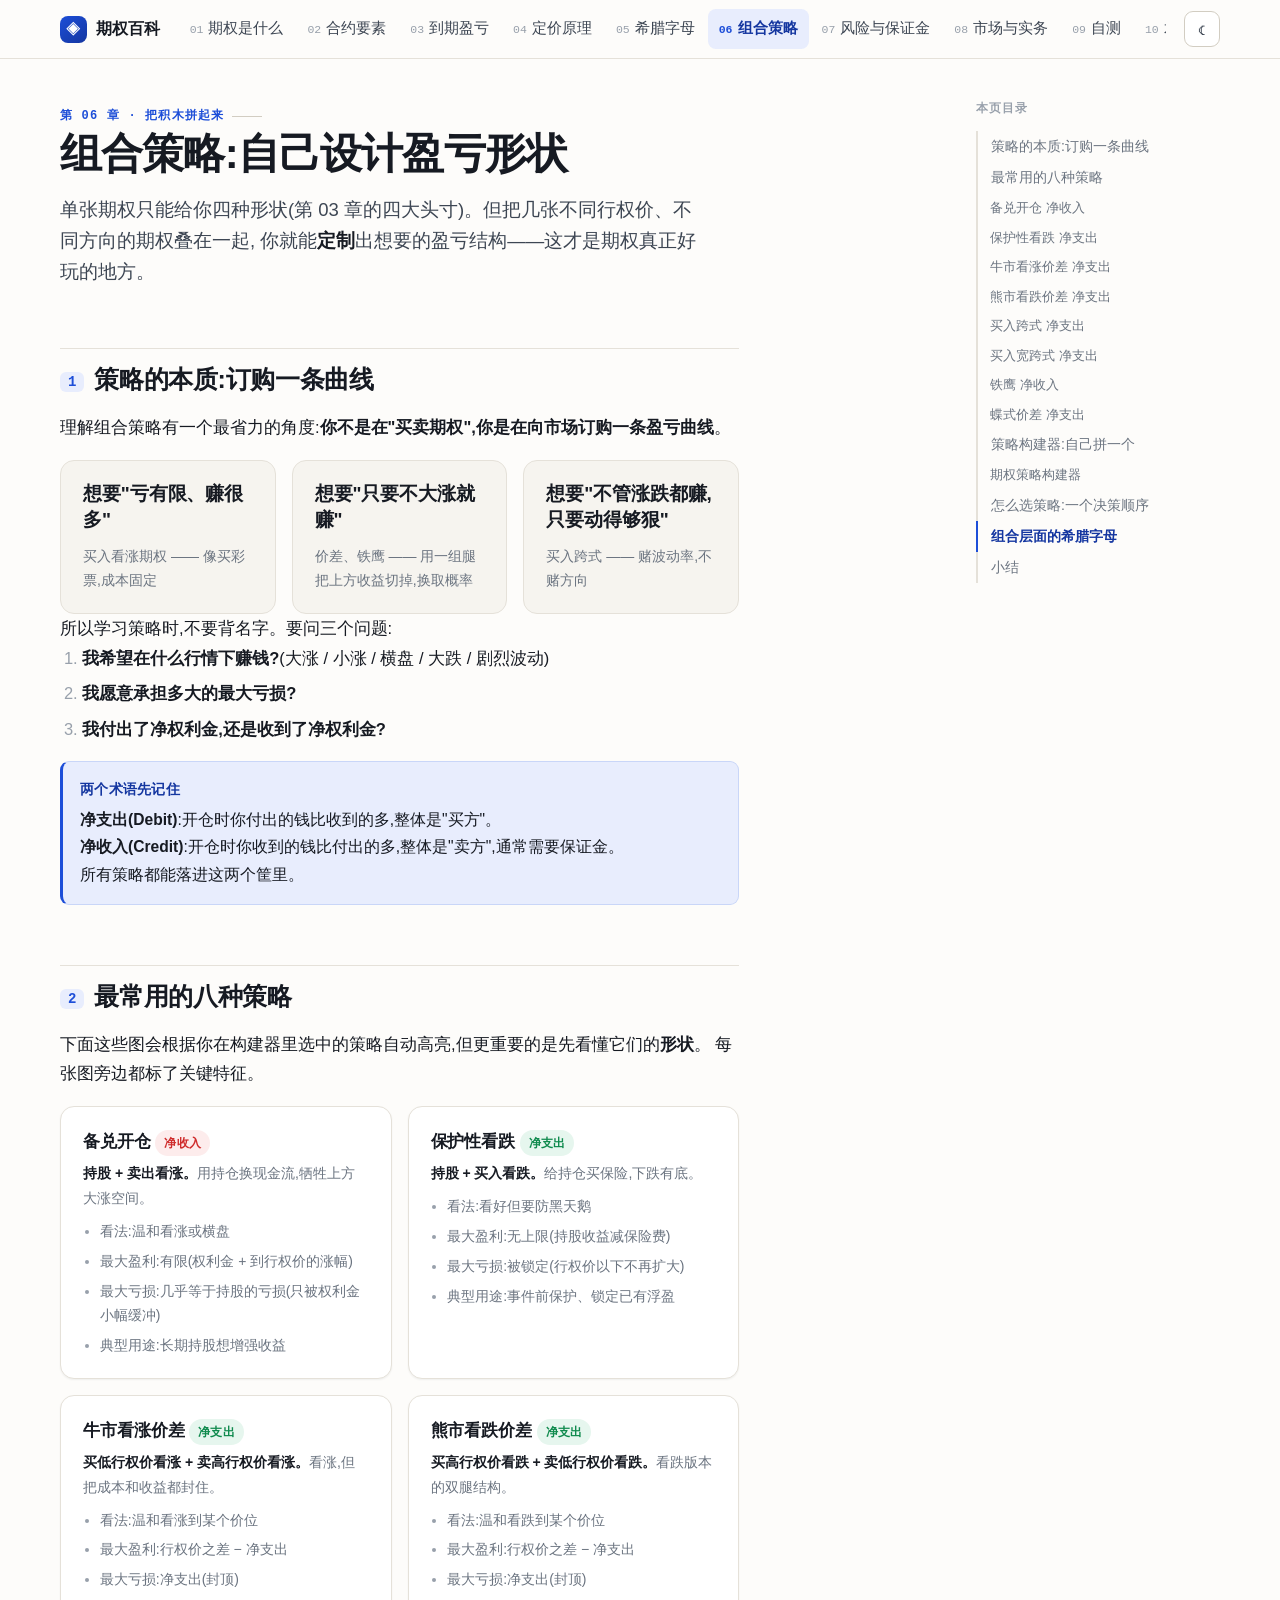
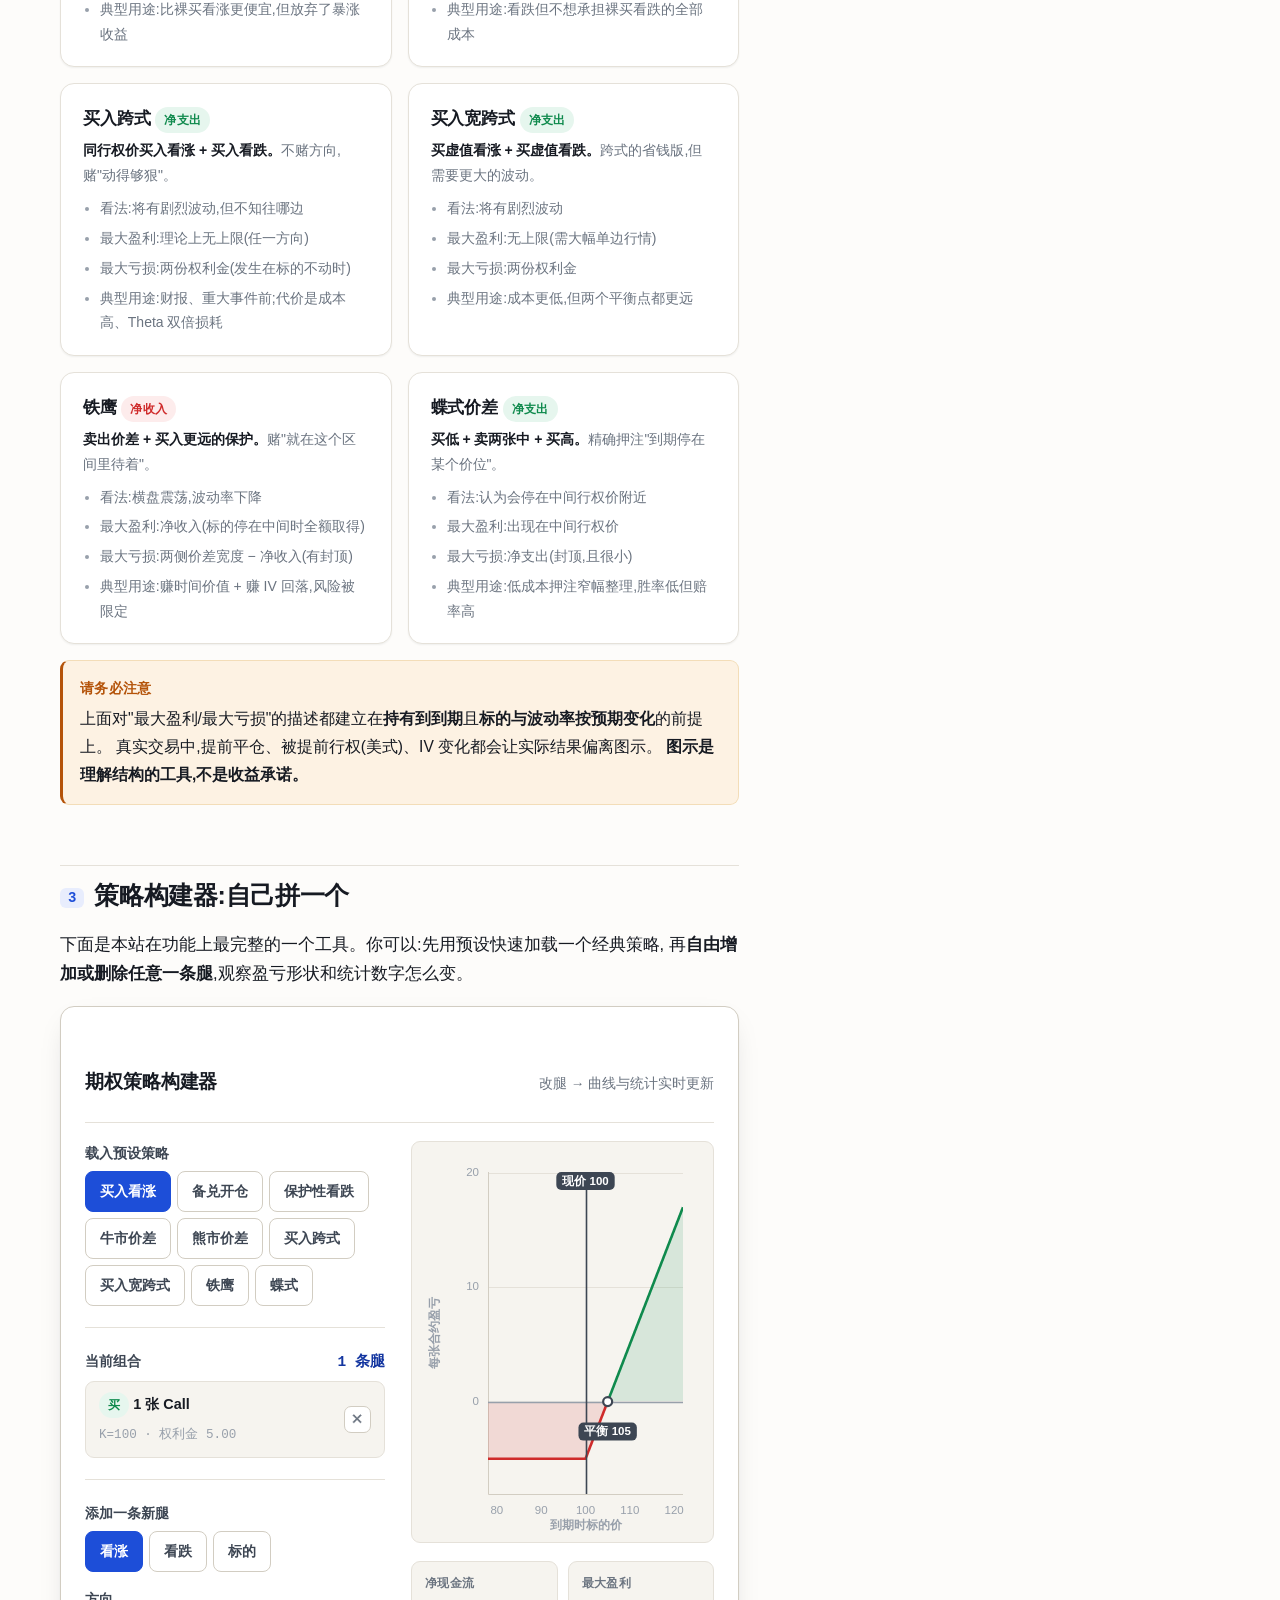
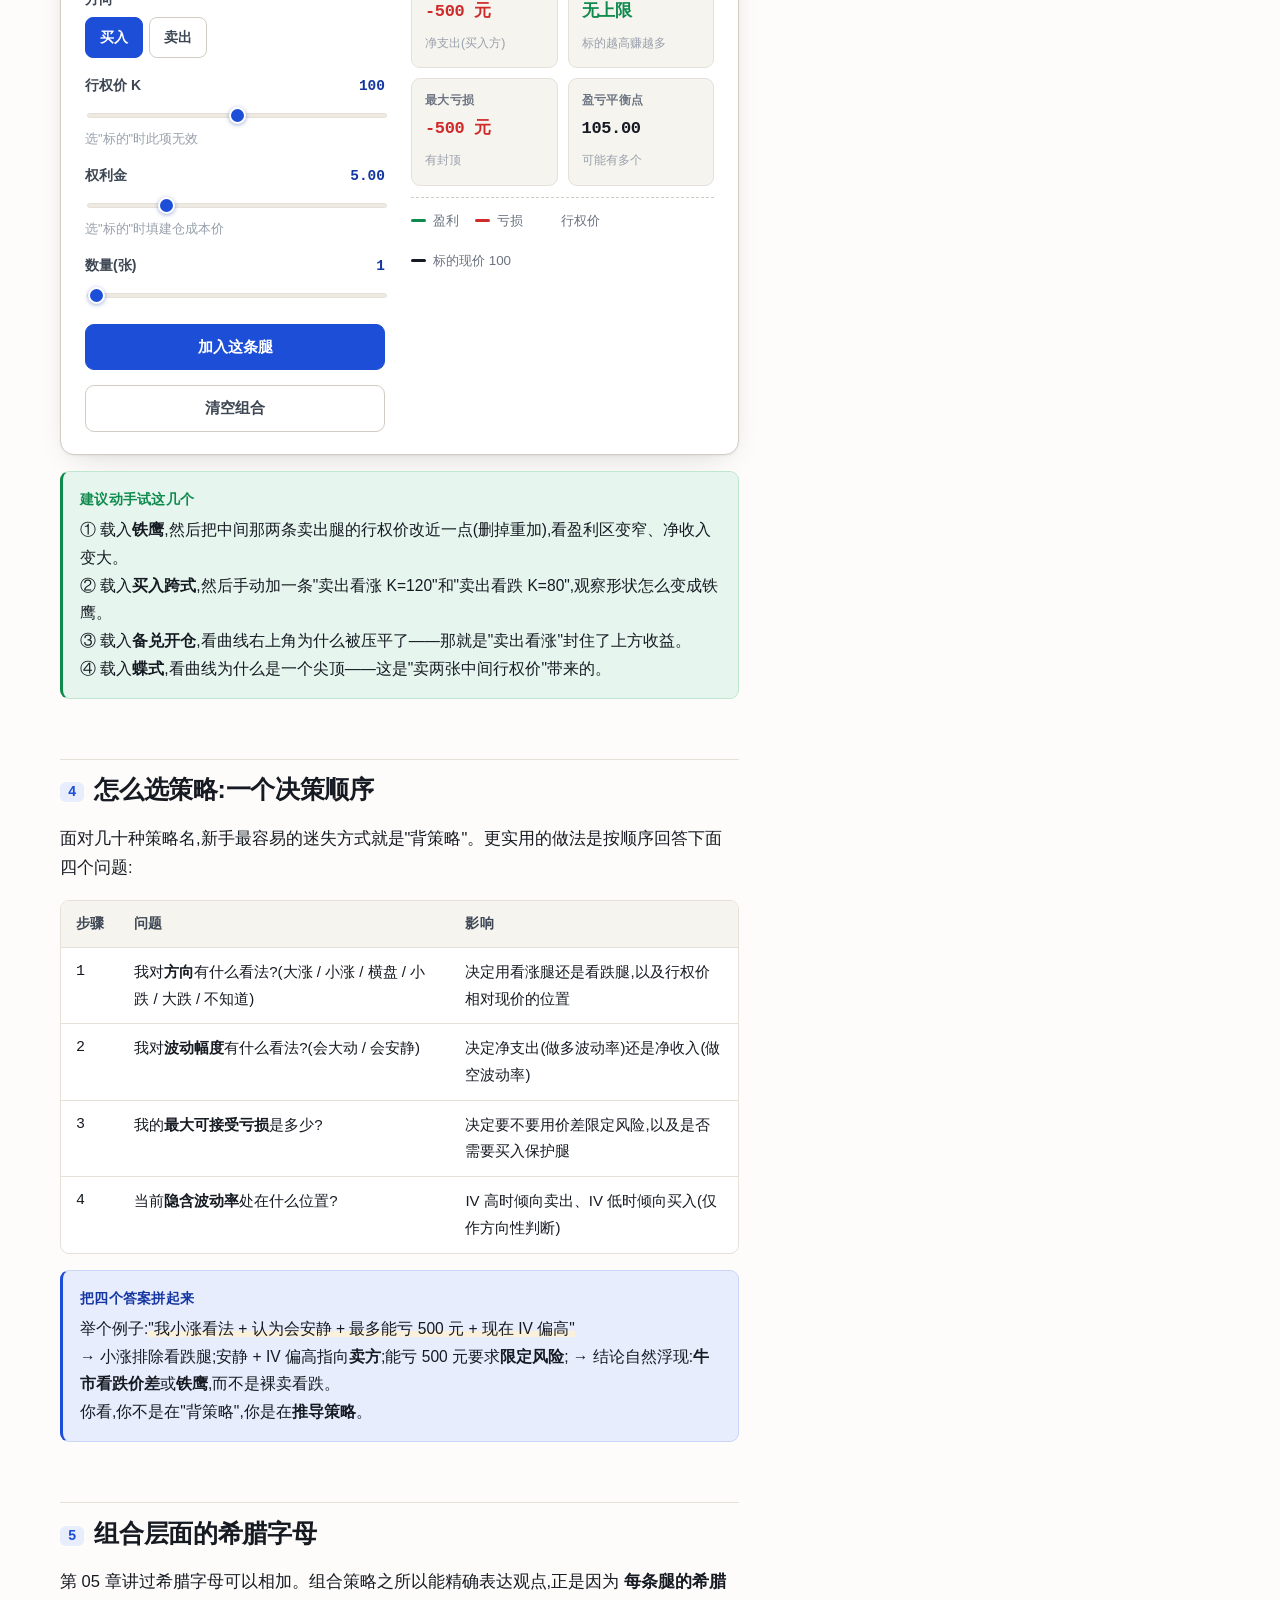
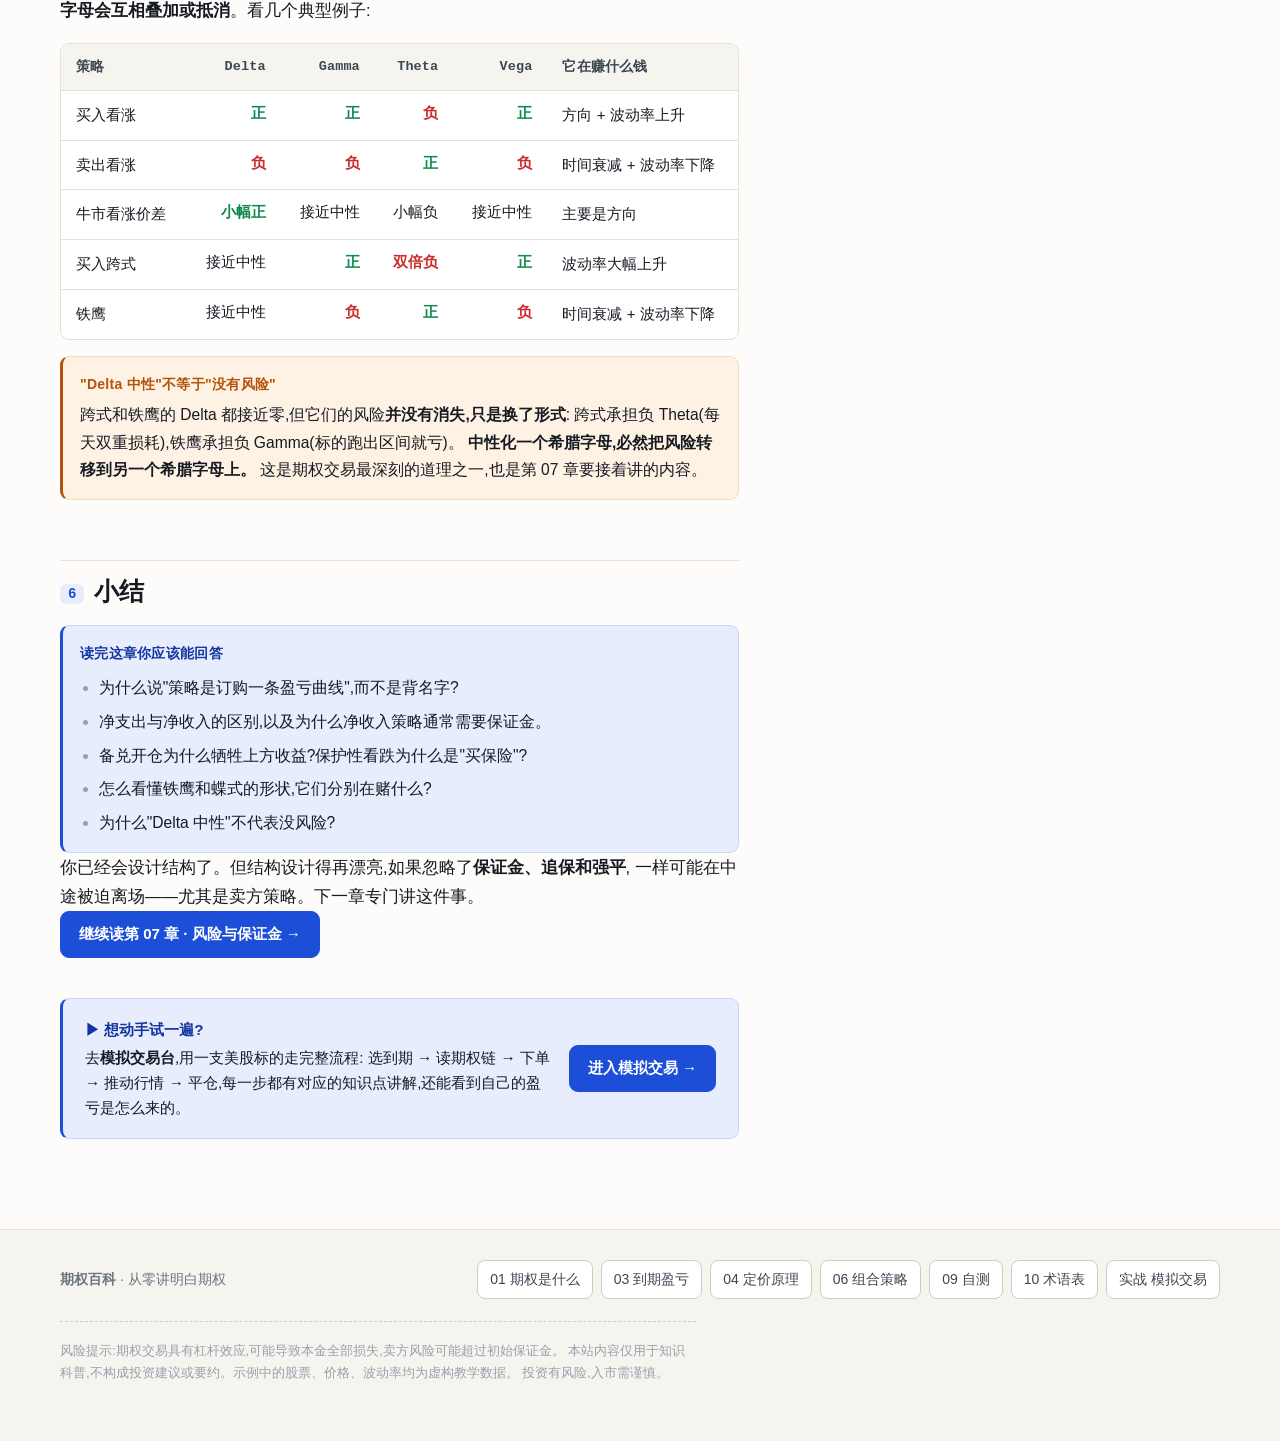
<file: strategies.html>
<!DOCTYPE html>
<html lang="zh-CN">
<head>
<meta charset="UTF-8">
<meta name="viewport" content="width=device-width, initial-scale=1">
<title>组合策略 — 期权百科</title>
<meta name="description" content="备兑、保护性看跌、价差、跨式、铁鹰等常见期权策略,附可自由增删期权的策略构建器与实时盈亏图。">
<link rel="stylesheet" href="assets/style.css">
<script>/* 首次绘制前应用已保存的主题,避免闪烁 */
try{var t=localStorage.getItem("optionswiki-theme");if(t==="dark"||t==="light")document.documentElement.setAttribute("data-theme",t)}catch(e){}</script>
</head>
<body>
<a class="skip" href="#main">跳到正文</a>

<header class="topbar">
  <div class="topbar__inner">
    <a class="brand" href="index.html"><span class="brand__mark">◈</span>期权百科</a>
    <button class="navtoggle" aria-expanded="false" aria-controls="sitenav">目录</button>
    <nav class="sitenav" id="sitenav">
      <a href="basics.html"><span class="navnum">01</span>期权是什么</a>
      <a href="contract.html"><span class="navnum">02</span>合约要素</a>
      <a href="payoff.html"><span class="navnum">03</span>到期盈亏</a>
      <a href="pricing.html"><span class="navnum">04</span>定价原理</a>
      <a href="greeks.html"><span class="navnum">05</span>希腊字母</a>
      <a href="strategies.html"><span class="navnum">06</span>组合策略</a>
      <a href="risk.html"><span class="navnum">07</span>风险与保证金</a>
      <a href="market.html"><span class="navnum">08</span>市场与实务</a>
      <a href="quiz.html"><span class="navnum">09</span>自测</a>
      <a href="glossary.html"><span class="navnum">10</span>术语表</a>
      <a href="simulator.html" class="navcta"><span class="navnum">实战</span>模拟交易</a>
    </nav>
    <button class="theme-toggle" data-theme-toggle aria-label="切换深浅色主题" title="切换深浅色主题">◐</button>
  </div>
</header>

<main id="main" class="wrap">
  <div class="layout">
    <article class="prose">

      <div class="pagehead">
        <p class="eyebrow">第 06 章 · 把积木拼起来</p>
        <h1>组合策略:自己设计盈亏形状</h1>
        <p class="lede">
          单张期权只能给你四种形状(第 03 章的四大头寸)。但把几张不同行权价、不同方向的期权叠在一起,
          你就能<strong>定制</strong>出想要的盈亏结构——这才是期权真正好玩的地方。
        </p>
      </div>

      <h2><span class="hnum">1</span>策略的本质:订购一条曲线</h2>

      <p>
        理解组合策略有一个最省力的角度:<strong>你不是在"买卖期权",你是在向市场订购一条盈亏曲线</strong>。
      </p>

      <div class="grid grid--3">
        <div class="card card--flat">
          <h3 class="card__title">想要"亏有限、赚很多"</h3>
          <p class="small muted" style="margin:0">买入看涨期权 —— 像买彩票,成本固定</p>
        </div>
        <div class="card card--flat">
          <h3 class="card__title">想要"只要不大涨就赚"</h3>
          <p class="small muted" style="margin:0">价差、铁鹰 —— 用一组腿把上方收益切掉,换取概率</p>
        </div>
        <div class="card card--flat">
          <h3 class="card__title">想要"不管涨跌都赚,只要动得够狠"</h3>
          <p class="small muted" style="margin:0">买入跨式 —— 赌波动率,不赌方向</p>
        </div>
      </div>

      <p class="mt">
        所以学习策略时,不要背名字。要问三个问题:
      </p>

      <ol>
        <li><strong>我希望在什么行情下赚钱?</strong>(大涨 / 小涨 / 横盘 / 大跌 / 剧烈波动)</li>
        <li><strong>我愿意承担多大的最大亏损?</strong></li>
        <li><strong>我付出了净权利金,还是收到了净权利金?</strong></li>
      </ol>

      <div class="callout callout--key">
        <span class="callout__t">两个术语先记住</span>
        <strong>净支出(Debit)</strong>:开仓时你付出的钱比收到的多,整体是"买方"。<br>
        <strong>净收入(Credit)</strong>:开仓时你收到的钱比付出的多,整体是"卖方",通常需要保证金。<br>
        所有策略都能落进这两个筐里。
      </div>

      <h2><span class="hnum">2</span>最常用的八种策略</h2>

      <p>
        下面这些图会根据你在构建器里选中的策略自动高亮,但更重要的是先看懂它们的<strong>形状</strong>。
        每张图旁边都标了关键特征。
      </p>

      <div class="grid grid--2">
        <div class="card" data-preset-card="coveredCall">
          <h3 style="margin:0 0 4px;font-size:17px">备兑开仓 <span class="tag tag--short">净收入</span></h3>
          <p class="small muted" style="margin:0 0 8px"><strong>持股 + 卖出看涨。</strong>用持仓换现金流,牺牲上方大涨空间。</p>
          <ul class="small muted" style="margin:0;padding-left:1.2em;line-height:1.75">
            <li>看法:温和看涨或横盘</li>
            <li>最大盈利:有限(权利金 + 到行权价的涨幅)</li>
            <li>最大亏损:几乎等于持股的亏损(只被权利金小幅缓冲)</li>
            <li>典型用途:长期持股想增强收益</li>
          </ul>
        </div>

        <div class="card" data-preset-card="protectivePut">
          <h3 style="margin:0 0 4px;font-size:17px">保护性看跌 <span class="tag tag--long">净支出</span></h3>
          <p class="small muted" style="margin:0 0 8px"><strong>持股 + 买入看跌。</strong>给持仓买保险,下跌有底。</p>
          <ul class="small muted" style="margin:0;padding-left:1.2em;line-height:1.75">
            <li>看法:看好但要防黑天鹅</li>
            <li>最大盈利:无上限(持股收益减保险费)</li>
            <li>最大亏损:被锁定(行权价以下不再扩大)</li>
            <li>典型用途:事件前保护、锁定已有浮盈</li>
          </ul>
        </div>

        <div class="card" data-preset-card="bullSpread">
          <h3 style="margin:0 0 4px;font-size:17px">牛市看涨价差 <span class="tag tag--long">净支出</span></h3>
          <p class="small muted" style="margin:0 0 8px"><strong>买低行权价看涨 + 卖高行权价看涨。</strong>看涨,但把成本和收益都封住。</p>
          <ul class="small muted" style="margin:0;padding-left:1.2em;line-height:1.75">
            <li>看法:温和看涨到某个价位</li>
            <li>最大盈利:行权价之差 − 净支出</li>
            <li>最大亏损:净支出(封顶)</li>
            <li>典型用途:比裸买看涨更便宜,但放弃了暴涨收益</li>
          </ul>
        </div>

        <div class="card" data-preset-card="bearSpread">
          <h3 style="margin:0 0 4px;font-size:17px">熊市看跌价差 <span class="tag tag--long">净支出</span></h3>
          <p class="small muted" style="margin:0 0 8px"><strong>买高行权价看跌 + 卖低行权价看跌。</strong>看跌版本的双腿结构。</p>
          <ul class="small muted" style="margin:0;padding-left:1.2em;line-height:1.75">
            <li>看法:温和看跌到某个价位</li>
            <li>最大盈利:行权价之差 − 净支出</li>
            <li>最大亏损:净支出(封顶)</li>
            <li>典型用途:看跌但不想承担裸买看跌的全部成本</li>
          </ul>
        </div>

        <div class="card" data-preset-card="straddle">
          <h3 style="margin:0 0 4px;font-size:17px">买入跨式 <span class="tag tag--long">净支出</span></h3>
          <p class="small muted" style="margin:0 0 8px"><strong>同行权价买入看涨 + 买入看跌。</strong>不赌方向,赌"动得够狠"。</p>
          <ul class="small muted" style="margin:0;padding-left:1.2em;line-height:1.75">
            <li>看法:将有剧烈波动,但不知往哪边</li>
            <li>最大盈利:理论上无上限(任一方向)</li>
            <li>最大亏损:两份权利金(发生在标的不动时)</li>
            <li>典型用途:财报、重大事件前;代价是成本高、Theta 双倍损耗</li>
          </ul>
        </div>

        <div class="card" data-preset-card="strangle">
          <h3 style="margin:0 0 4px;font-size:17px">买入宽跨式 <span class="tag tag--long">净支出</span></h3>
          <p class="small muted" style="margin:0 0 8px"><strong>买虚值看涨 + 买虚值看跌。</strong>跨式的省钱版,但需要更大的波动。</p>
          <ul class="small muted" style="margin:0;padding-left:1.2em;line-height:1.75">
            <li>看法:将有剧烈波动</li>
            <li>最大盈利:无上限(需大幅单边行情)</li>
            <li>最大亏损:两份权利金</li>
            <li>典型用途:成本更低,但两个平衡点都更远</li>
          </ul>
        </div>

        <div class="card" data-preset-card="ironCondor">
          <h3 style="margin:0 0 4px;font-size:17px">铁鹰 <span class="tag tag--short">净收入</span></h3>
          <p class="small muted" style="margin:0 0 8px"><strong>卖出价差 + 买入更远的保护。</strong>赌"就在这个区间里待着"。</p>
          <ul class="small muted" style="margin:0;padding-left:1.2em;line-height:1.75">
            <li>看法:横盘震荡,波动率下降</li>
            <li>最大盈利:净收入(标的停在中间时全额取得)</li>
            <li>最大亏损:两侧价差宽度 − 净收入(有封顶)</li>
            <li>典型用途:赚时间价值 + 赚 IV 回落,风险被限定</li>
          </ul>
        </div>

        <div class="card" data-preset-card="butterfly">
          <h3 style="margin:0 0 4px;font-size:17px">蝶式价差 <span class="tag tag--long">净支出</span></h3>
          <p class="small muted" style="margin:0 0 8px"><strong>买低 + 卖两张中 + 买高。</strong>精确押注"到期停在某个价位"。</p>
          <ul class="small muted" style="margin:0;padding-left:1.2em;line-height:1.75">
            <li>看法:认为会停在中间行权价附近</li>
            <li>最大盈利:出现在中间行权价</li>
            <li>最大亏损:净支出(封顶,且很小)</li>
            <li>典型用途:低成本押注窄幅整理,胜率低但赔率高</li>
          </ul>
        </div>
      </div>

      <div class="callout callout--warn mt">
        <span class="callout__t">请务必注意</span>
        上面对"最大盈利/最大亏损"的描述都建立在<strong>持有到到期</strong>且<strong>标的与波动率按预期变化</strong>的前提上。
        真实交易中,提前平仓、被提前行权(美式)、IV 变化都会让实际结果偏离图示。
        <strong>图示是理解结构的工具,不是收益承诺。</strong>
      </div>

      <h2><span class="hnum">3</span>策略构建器:自己拼一个</h2>

      <p>
        下面是本站在功能上最完整的一个工具。你可以:先用预设快速加载一个经典策略,
        再<strong>自由增加或删除任意一条腿</strong>,观察盈亏形状和统计数字怎么变。
      </p>

      <div class="panel">
        <div class="panel__head">
          <h3 class="panel__t">期权策略构建器</h3>
          <p class="panel__hint">改腿 → 曲线与统计实时更新</p>
        </div>

        <div class="panel__body">
          <div class="controls">
            <div class="field">
              <label>载入预设策略</label>
              <div class="seg" id="presetSeg">
                <button type="button" data-val="longCall" aria-pressed="true">买入看涨</button>
                <button type="button" data-val="coveredCall" aria-pressed="false">备兑开仓</button>
                <button type="button" data-val="protectivePut" aria-pressed="false">保护性看跌</button>
                <button type="button" data-val="bullSpread" aria-pressed="false">牛市价差</button>
                <button type="button" data-val="bearSpread" aria-pressed="false">熊市价差</button>
                <button type="button" data-val="straddle" aria-pressed="false">买入跨式</button>
                <button type="button" data-val="strangle" aria-pressed="false">买入宽跨式</button>
                <button type="button" data-val="ironCondor" aria-pressed="false">铁鹰</button>
                <button type="button" data-val="butterfly" aria-pressed="false">蝶式</button>
              </div>
            </div>

            <hr class="rule" style="margin:6px 0">

            <div class="field">
              <label>当前组合 <span class="field__val" id="legCount">—</span></label>
              <div class="legs" id="legList"></div>
            </div>

            <hr class="rule" style="margin:6px 0">

            <div class="field">
              <label>添加一条新腿</label>
              <div class="seg" id="newKind">
                <button type="button" data-val="call" aria-pressed="true">看涨</button>
                <button type="button" data-val="put" aria-pressed="false">看跌</button>
                <button type="button" data-val="stock" aria-pressed="false">标的</button>
              </div>
            </div>

            <div class="field">
              <label>方向</label>
              <div class="seg" id="newDir">
                <button type="button" data-val="1" aria-pressed="true">买入</button>
                <button type="button" data-val="-1" aria-pressed="false">卖出</button>
              </div>
            </div>

            <div class="field">
              <label>行权价 K <span class="field__val" data-for="nK">—</span></label>
              <input type="range" id="nK" min="60" max="140" step="1" value="100">
              <p class="field__hint">选"标的"时此项无效</p>
            </div>

            <div class="field">
              <label>权利金 <span class="field__val" data-for="nP">—</span></label>
              <input type="range" id="nP" min="0" max="20" step="0.5" value="5">
              <p class="field__hint">选"标的"时填建仓成本价</p>
            </div>

            <div class="field">
              <label>数量(张) <span class="field__val" data-for="nQ">—</span></label>
              <input type="range" id="nQ" min="1" max="5" step="1" value="1">
            </div>

            <button type="button" class="btn" id="addLegBtn" style="width:100%">加入这条腿</button>
            <button type="button" class="btn btn--ghost" id="clearBtn" style="width:100%">清空组合</button>
          </div>

          <div>
            <div class="chartbox">
              <canvas id="stratChart" height="380" role="img" aria-label="策略组合的到期盈亏图"></canvas>
            </div>

            <div class="readout mt">
              <div class="readout__item">
                <span class="readout__k">净现金流</span>
                <div class="readout__v" id="sNet" style="font-size:17px">—</div>
                <span class="readout__note" id="sNetNote">—</span>
              </div>
              <div class="readout__item">
                <span class="readout__k">最大盈利</span>
                <div class="readout__v" id="sMaxP" style="font-size:17px">—</div>
                <span class="readout__note" id="sMaxPNote">—</span>
              </div>
              <div class="readout__item">
                <span class="readout__k">最大亏损</span>
                <div class="readout__v" id="sMaxL" style="font-size:17px">—</div>
                <span class="readout__note" id="sMaxLNote">—</span>
              </div>
              <div class="readout__item">
                <span class="readout__k">盈亏平衡点</span>
                <div class="readout__v" id="sBE" style="font-size:17px">—</div>
                <span class="readout__note">可能有多个</span>
              </div>
            </div>

            <div class="legend">
              <span><i style="background:var(--profit)"></i>盈利</span>
              <span><i style="background:var(--loss)"></i>亏损</span>
              <span><i style="background:var(--ink4)"></i>行权价</span>
              <span><i style="background:var(--ink)"></i>标的现价 100</span>
            </div>
          </div>
        </div>
      </div>

      <div class="callout callout--tip mt">
        <span class="callout__t">建议动手试这几个</span>
        ① 载入<strong>铁鹰</strong>,然后把中间那两条卖出腿的行权价改近一点(删掉重加),看盈利区变窄、净收入变大。<br>
        ② 载入<strong>买入跨式</strong>,然后手动加一条"卖出看涨 K=120"和"卖出看跌 K=80",观察形状怎么变成铁鹰。<br>
        ③ 载入<strong>备兑开仓</strong>,看曲线右上角为什么被压平了——那就是"卖出看涨"封住了上方收益。<br>
        ④ 载入<strong>蝶式</strong>,看曲线为什么是一个尖顶——这是"卖两张中间行权价"带来的。
      </div>

      <h2><span class="hnum">4</span>怎么选策略:一个决策顺序</h2>

      <p>
        面对几十种策略名,新手最容易的迷失方式就是"背策略"。更实用的做法是按顺序回答下面四个问题:
      </p>

      <div class="tablewrap">
        <table>
          <thead>
            <tr><th style="width:3.2em">步骤</th><th>问题</th><th>影响</th></tr>
          </thead>
          <tbody>
            <tr>
              <td class="mono">1</td>
              <td>我对<strong>方向</strong>有什么看法?(大涨 / 小涨 / 横盘 / 小跌 / 大跌 / 不知道)</td>
              <td>决定用看涨腿还是看跌腿,以及行权价相对现价的位置</td>
            </tr>
            <tr>
              <td class="mono">2</td>
              <td>我对<strong>波动幅度</strong>有什么看法?(会大动 / 会安静)</td>
              <td>决定净支出(做多波动率)还是净收入(做空波动率)</td>
            </tr>
            <tr>
              <td class="mono">3</td>
              <td>我的<strong>最大可接受亏损</strong>是多少?</td>
              <td>决定要不要用价差限定风险,以及是否需要买入保护腿</td>
            </tr>
            <tr>
              <td class="mono">4</td>
              <td>当前<strong>隐含波动率</strong>处在什么位置?</td>
              <td>IV 高时倾向卖出、IV 低时倾向买入(仅作方向性判断)</td>
            </tr>
          </tbody>
        </table>
      </div>

      <div class="callout callout--key">
        <span class="callout__t">把四个答案拼起来</span>
        举个例子:<em>"我小涨看法 + 认为会安静 + 最多能亏 500 元 + 现在 IV 偏高"</em><br>
        → 小涨排除看跌腿;安静 + IV 偏高指向<strong>卖方</strong>;能亏 500 元要求<strong>限定风险</strong>;
        → 结论自然浮现:<strong>牛市看跌价差</strong>或<strong>铁鹰</strong>,而不是裸卖看跌。<br>
        你看,你不是在"背策略",你是在<strong>推导策略</strong>。
      </div>

      <h2><span class="hnum">5</span>组合层面的希腊字母</h2>

      <p>
        第 05 章讲过希腊字母可以相加。组合策略之所以能精确表达观点,正是因为
        <strong>每条腿的希腊字母会互相叠加或抵消</strong>。看几个典型例子:
      </p>

      <div class="tablewrap">
        <table>
          <thead>
            <tr><th>策略</th><th class="num">Delta</th><th class="num">Gamma</th><th class="num">Theta</th><th class="num">Vega</th><th>它在赚什么钱</th></tr>
          </thead>
          <tbody>
            <tr><td>买入看涨</td><td class="num pos">正</td><td class="num pos">正</td><td class="num neg">负</td><td class="num pos">正</td><td>方向 + 波动率上升</td></tr>
            <tr><td>卖出看涨</td><td class="num neg">负</td><td class="num neg">负</td><td class="num pos">正</td><td class="num neg">负</td><td>时间衰减 + 波动率下降</td></tr>
            <tr><td>牛市看涨价差</td><td class="num pos">小幅正</td><td class="num">接近中性</td><td class="num">小幅负</td><td class="num">接近中性</td><td>主要是方向</td></tr>
            <tr><td>买入跨式</td><td class="num">接近中性</td><td class="num pos">正</td><td class="num neg">双倍负</td><td class="num pos">正</td><td>波动率大幅上升</td></tr>
            <tr><td>铁鹰</td><td class="num">接近中性</td><td class="num neg">负</td><td class="num pos">正</td><td class="num neg">负</td><td>时间衰减 + 波动率下降</td></tr>
          </tbody>
        </table>
      </div>

      <div class="callout callout--warn">
        <span class="callout__t">"Delta 中性"不等于"没有风险"</span>
        跨式和铁鹰的 Delta 都接近零,但它们的风险<strong>并没有消失,只是换了形式</strong>:
        跨式承担负 Theta(每天双重损耗),铁鹰承担负 Gamma(标的跑出区间就亏)。
        <strong>中性化一个希腊字母,必然把风险转移到另一个希腊字母上。</strong>
        这是期权交易最深刻的道理之一,也是第 07 章要接着讲的内容。
      </div>

      <h2><span class="hnum">6</span>小结</h2>

      <div class="callout callout--key">
        <span class="callout__t">读完这章你应该能回答</span>
        <ul style="margin:8px 0 0;padding-left:1.2em">
          <li>为什么说"策略是订购一条盈亏曲线",而不是背名字?</li>
          <li>净支出与净收入的区别,以及为什么净收入策略通常需要保证金。</li>
          <li>备兑开仓为什么牺牲上方收益?保护性看跌为什么是"买保险"?</li>
          <li>怎么看懂铁鹰和蝶式的形状,它们分别在赌什么?</li>
          <li>为什么"Delta 中性"不代表没风险?</li>
        </ul>
      </div>

      <p>
        你已经会设计结构了。但结构设计得再漂亮,如果忽略了<strong>保证金、追保和强平</strong>,
        一样可能在中途被迫离场——尤其是卖方策略。下一章专门讲这件事。
      </p>

      <p class="mt2">
        <a class="btn" href="risk.html" style="display:inline-block">继续读第 07 章 · 风险与保证金 →</a>
      </p>

      <div class="chaptercta">
        <div class="chaptercta__txt">
          <span class="chaptercta__t">▶ 想动手试一遍?</span>
          去<strong>模拟交易台</strong>,用一支美股标的走完整流程:
          选到期 → 读期权链 → 下单 → 推动行情 → 平仓,每一步都有对应的知识点讲解,还能看到自己的盈亏是怎么来的。
        </div>
        <a class="btn" href="simulator.html">进入模拟交易 →</a>
      </div>

    </article>

    <aside class="toc" data-toc><p class="toc__title">本页目录</p></aside>
  </div>
</main>

<footer class="sitefoot">
  <div class="wrap">
    <div class="sitefoot__row">
      <div><strong>期权百科</strong> · 从零讲明白期权</div>
      <nav class="footnav">
        <a href="basics.html">01 期权是什么</a>
        <a href="payoff.html">03 到期盈亏</a>
        <a href="pricing.html">04 定价原理</a>
        <a href="strategies.html">06 组合策略</a>
        <a href="quiz.html">09 自测</a>
        <a href="glossary.html">10 术语表</a>
        <a href="simulator.html">实战 模拟交易</a>
      </nav>
    </div>
    <p class="disclaimer">
      风险提示:期权交易具有杠杆效应,可能导致本金全部损失,卖方风险可能超过初始保证金。
      本站内容仅用于知识科普,不构成投资建议或要约。示例中的股票、价格、波动率均为虚构教学数据。
      投资有风险,入市需谨慎。
    </p>
  </div>
</footer>

<script src="assets/bs.js"></script>
<script src="assets/charts.js"></script>
<script src="assets/site.js"></script>
<script>
(function () {
  'use strict';

  var M = 100;          // 每张合约乘数
  var SPOT = 100;       // 教学用标的现价
  var canvas = document.getElementById('stratChart');

  /* ---------------- 预设策略 ---------------- */
  var PRESETS = {
    longCall: [
      { kind: 'call', dir: 1, K: 100, premium: 5, qty: 1 }
    ],
    coveredCall: [
      { kind: 'stock', dir: 1, K: 0, premium: 100, qty: 1 },
      { kind: 'call', dir: -1, K: 110, premium: 2, qty: 1 }
    ],
    protectivePut: [
      { kind: 'stock', dir: 1, K: 0, premium: 100, qty: 1 },
      { kind: 'put', dir: 1, K: 95, premium: 3, qty: 1 }
    ],
    bullSpread: [
      { kind: 'call', dir: 1, K: 100, premium: 5, qty: 1 },
      { kind: 'call', dir: -1, K: 110, premium: 2, qty: 1 }
    ],
    bearSpread: [
      { kind: 'put', dir: 1, K: 100, premium: 5, qty: 1 },
      { kind: 'put', dir: -1, K: 90, premium: 2, qty: 1 }
    ],
    straddle: [
      { kind: 'call', dir: 1, K: 100, premium: 5, qty: 1 },
      { kind: 'put', dir: 1, K: 100, premium: 5, qty: 1 }
    ],
    strangle: [
      { kind: 'call', dir: 1, K: 110, premium: 2, qty: 1 },
      { kind: 'put', dir: 1, K: 90, premium: 2, qty: 1 }
    ],
    ironCondor: [
      { kind: 'put', dir: -1, K: 90, premium: 2.0, qty: 1 },
      { kind: 'put', dir: 1, K: 80, premium: 0.8, qty: 1 },
      { kind: 'call', dir: -1, K: 110, premium: 2.0, qty: 1 },
      { kind: 'call', dir: 1, K: 120, premium: 0.8, qty: 1 }
    ],
    butterfly: [
      { kind: 'call', dir: 1, K: 90, premium: 12, qty: 1 },
      { kind: 'call', dir: -1, K: 100, premium: 5, qty: 2 },
      { kind: 'call', dir: 1, K: 110, premium: 1.5, qty: 1 }
    ]
  };

  var legs = [];
  var pending = { kind: 'call', dir: 1 };

  /* ---------------- 工具 ---------------- */
  function clone(o) { return JSON.parse(JSON.stringify(o)); }

  function legText(leg) {
    var dirTxt = leg.dir > 0 ? '买入' : '卖出';
    var kindTxt = leg.kind === 'call' ? '看涨 Call' : leg.kind === 'put' ? '看跌 Put' : '标的';
    var qty = leg.qty > 1 ? (' ×' + leg.qty) : '';
    if (leg.kind === 'stock') {
      return dirTxt + ' ' + qty0(leg.qty) + '标的 @ 成本 ' + leg.premium.toFixed(2);
    }
    return dirTxt + ' ' + leg.qty + ' 张 ' + kindTxt + ' K=' + leg.K.toFixed(0) + ' @ ' + leg.premium.toFixed(2);
  }

  function qty0(q) { return q + ' 单位'; }

  function range() {
    var vals = [];
    legs.forEach(function (l) {
      vals.push(l.kind === 'stock' ? l.premium : l.K);
    });
    if (!vals.length) return { lo: 70, hi: 130 };
    var mn = Math.min.apply(null, vals);
    var mx = Math.max.apply(null, vals);
    return {
      lo: Math.max(1, Math.round(mn * 0.78)),
      hi: Math.round(mx * 1.22)
    };
  }

  /* ---------------- 渲染 ---------------- */
  function renderLegs() {
    var box = document.getElementById('legList');
    document.getElementById('legCount').textContent = legs.length + ' 条腿';
    if (!legs.length) {
      box.innerHTML = '<p class="small muted" style="margin:0">组合为空。载入一个预设,或用下面的控件添加。</p>';
      return;
    }
    box.innerHTML = legs.map(function (leg, i) {
      var cls = leg.dir > 0 ? 'tag--long' : 'tag--short';
      var dirTxt = leg.dir > 0 ? '买' : '卖';
      var kindTxt = leg.kind === 'call' ? 'Call' : leg.kind === 'put' ? 'Put' : '标的';
      var sub = leg.kind === 'stock'
        ? ('成本 ' + leg.premium.toFixed(2))
        : ('K=' + leg.K.toFixed(0) + ' · 权利金 ' + leg.premium.toFixed(2));
      return '<div class="leg">' +
        '<div class="leg__main">' +
        '<span class="leg__t"><span class="tag ' + cls + '">' + dirTxt + '</span> ' +
        leg.qty + ' 张 ' + kindTxt + '</span>' +
        '<span class="leg__s">' + sub + '</span>' +
        '</div>' +
        '<button type="button" class="leg__del" data-del="' + i + '" aria-label="删除这条腿">✕</button>' +
        '</div>';
    }).join('');

    box.querySelectorAll('[data-del]').forEach(function (btn) {
      btn.addEventListener('click', function () {
        legs.splice(parseInt(btn.getAttribute('data-del'), 10), 1);
        renderAll();
      });
    });
  }

  function renderChart() {
    if (!canvas) return;
    if (!legs.length) {
      // 空组合:画一张空图并给出提示
      Charts.lines(canvas, {
        height: 380,
        series: [{ name: '空', color: Charts.PALETTE.ink4, points: [[70, 0], [130, 0]], width: 1, dash: [4, 4] }],
        xLabel: '到期时标的价', yLabel: '盈亏',
        xLo: 70, xHi: 130, yLo: -10, yHi: 10,
        includeZero: true
      });
      return;
    }
    var r = range();
    Charts.payoff(canvas, {
      legs: legs, spot: SPOT, lo: r.lo, hi: r.hi, height: 380
    });
  }

  function renderStats() {
    var net = BS.netPremium(legs) * M;   // 正=净收入
    var netEl = document.getElementById('sNet');
    netEl.textContent = (net >= 0 ? '+' : '') + Site.money(net, 0) + ' 元';
    netEl.style.color = net >= 0 ? 'var(--profit)' : 'var(--loss)';
    document.getElementById('sNetNote').textContent = net >= 0 ? '净收入(卖出方)' : '净支出(买入方)';

    if (!legs.length) {
      ['sMaxP', 'sMaxL', 'sBE'].forEach(function (id) {
        document.getElementById(id).textContent = '—';
      });
      document.getElementById('sMaxPNote').textContent = '—';
      document.getElementById('sMaxLNote').textContent = '—';
      return;
    }

    var ex = BS.extremes(legs);
    var mp = ex.maxProfit * M, ml = ex.maxLoss * M;

    var mpEl = document.getElementById('sMaxP');
    var mlEl = document.getElementById('sMaxL');
    if (mp === Infinity) {
      mpEl.textContent = '无上限';
      mpEl.style.color = 'var(--profit)';
      document.getElementById('sMaxPNote').textContent = '标的越高赚越多';
    } else {
      mpEl.textContent = Site.signed(mp, 0) + ' 元';
      mpEl.style.color = mp > 0 ? 'var(--profit)' : mp < 0 ? 'var(--loss)' : 'var(--ink)';
      document.getElementById('sMaxPNote').textContent = mp <= 0 ? '这个组合没有盈利区间' : '有封顶';
    }
    if (ml === -Infinity) {
      mlEl.textContent = '无下限';
      mlEl.style.color = 'var(--loss)';
      document.getElementById('sMaxLNote').textContent = '风险极大';
    } else {
      mlEl.textContent = Site.signed(ml, 0) + ' 元';
      mlEl.style.color = ml < 0 ? 'var(--loss)' : ml > 0 ? 'var(--profit)' : 'var(--ink)';
      document.getElementById('sMaxLNote').textContent = ml >= 0 ? '这个组合没有亏损区间' : '有封顶';
    }

    var r = range();
    var an = BS.analyze(legs, r.lo, r.hi, 800);
    var be = an.breakevens.map(function (b) { return b.S.toFixed(2); });
    document.getElementById('sBE').textContent = be.length ? be.join(' / ') : '不存在';
  }

  function renderAll() {
    renderLegs();
    renderChart();
    renderStats();
  }

  /* ---------------- 控件绑定 ---------------- */
  Site.bindSeg('presetSeg', function (v) {
    if (!PRESETS[v]) return;
    legs = clone(PRESETS[v]);
    renderAll();
  }, 'longCall');

  Site.bindSeg('newKind', function (v) { pending.kind = v; }, 'call');
  Site.bindSeg('newDir', function (v) { pending.dir = parseInt(v, 10); }, '1');

  var nK = document.getElementById('nK');
  var nP = document.getElementById('nP');
  var nQ = document.getElementById('nQ');
  Site.bindSlider('nK', null, function (v) { return v.toFixed(0); });
  Site.bindSlider('nP', null, function (v) { return v.toFixed(2); });
  Site.bindSlider('nQ', null, function (v) { return v.toFixed(0); });

  document.getElementById('addLegBtn').addEventListener('click', function () {
    var leg = {
      kind: pending.kind,
      dir: pending.dir,
      K: parseFloat(nK.value),
      premium: parseFloat(nP.value),
      qty: parseInt(nQ.value, 10)
    };
    if (leg.kind === 'stock') leg.K = 0;
    legs.push(leg);

    // 取消预设高亮,因为组合已被修改
    document.querySelectorAll('#presetSeg button').forEach(function (b) {
      b.setAttribute('aria-pressed', 'false');
    });
    renderAll();
  });

  document.getElementById('clearBtn').addEventListener('click', function () {
    legs = [];
    document.querySelectorAll('#presetSeg button').forEach(function (b) {
      b.setAttribute('aria-pressed', 'false');
    });
    renderAll();
  });

  /* ---------------- 启动 ---------------- */
  legs = clone(PRESETS.longCall);
  renderAll();
})();
</script>
</body>
</html>
</file>
<file: assets/style.css>
/* ==========================================================================
   期权百科 — 设计系统
   单一样式表,所有页面共用。零外部依赖,可离线打开。
   ========================================================================== */

/* ---------- 1. 设计令牌 ---------- */
:root {
  /* 文字 */
  --ink: #161a22;
  --ink-2: #3d4653;
  --ink-3: #6b7480;
  --ink-4: #98a0ab;

  /* 面与线 */
  --bg: #fdfcfa;
  --bg-2: #f6f4ef;
  --bg-3: #eeeae1;
  --card: #ffffff;
  --line: #e5e1d9;
  --line-2: #d2cdc2;

  /* 品牌与语义 */
  --accent: #1d4ed8;
  --accent-2: #1436a0;
  --accent-soft: #e8edfd;
  --gold: #a9750f;
  --gold-soft: #fbf1da;

  /* 线条(用于提示块/选项的描边,深浅色各一套) */
  --accent-line: #c9d6f8;
  --profit-line: #bfe6ce;
  --loss-line: #f6cfcf;
  --warn-line: #f3ddb8;
  --gold-line: #ecdcb4;

  /* 美股市场习惯:绿涨红跌。此处 绿=盈利,红=亏损 */
  --profit: #0f8a4d;
  --profit-soft: #e6f6ee;
  --profit-fill: rgba(15, 138, 77, .13);
  --loss: #cf2b2b;
  --loss-soft: #fdecec;
  --loss-fill: rgba(207, 43, 43, .13);
  --warn: #b45309;
  --warn-soft: #fdf2e3;

  /* 画布专用令牌(charts.js 从这里读取,因此图表自动跟随主题) */
  --chart-grid: #e5e1d9;
  --chart-gridmajor: #d2cdc2;
  --chart-label: #98a0ab;
  --chart-ink: #3d4653;
  --chart-surface: #ffffff;
  --accent-fill: rgba(29, 78, 216, .08);

  --topbar-bg: rgba(253, 252, 250, .88);
  color-scheme: light;

  --radius: 14px;
  --radius-sm: 9px;
  --shadow: 0 1px 2px rgba(22, 26, 34, .05), 0 10px 30px -14px rgba(22, 26, 34, .22);
  --shadow-sm: 0 1px 2px rgba(22, 26, 34, .06);

  --font: -apple-system, BlinkMacSystemFont, "Segoe UI", "PingFang SC",
    "Hiragino Sans GB", "Microsoft YaHei", "Source Han Sans SC", sans-serif;
  --mono: ui-monospace, SFMono-Regular, "SF Mono", Menlo, Consolas, "Liberation Mono", monospace;

  --topbar-h: 58px;
  --wrap: 1200px;
}

/* ---------- 1b. 暗色主题(首页默认使用;任意页可切换) ---------- */
[data-theme="dark"] {
  --ink: #e9edf3;
  --ink-2: #b6c0cd;
  --ink-3: #8892a1;
  --ink-4: #68727f;

  --bg: #0d1015;
  --bg-2: #151a21;
  --bg-3: #1c232c;
  --card: #141920;
  --line: #252c37;
  --line-2: #333c49;

  --accent: #6494ff;
  --accent-2: #9db9ff;
  --accent-soft: #16223c;
  --gold: #e3ad34;
  --gold-soft: #2b2415;

  --accent-line: #26395f;
  --profit-line: #1d4632;
  --loss-line: #4b2427;
  --warn-line: #45341b;
  --gold-line: #463a1d;

  --profit: #2ecc71;
  --profit-soft: #11291d;
  --profit-fill: rgba(46, 204, 113, .16);
  --loss: #ff5d5d;
  --loss-soft: #2c1618;
  --loss-fill: rgba(255, 93, 93, .16);
  --warn: #f0a03c;
  --warn-soft: #2c2113;

  --chart-grid: #222932;
  --chart-gridmajor: #333c49;
  --chart-label: #7d8794;
  --chart-ink: #b6c0cd;
  --chart-surface: #141920;
  --accent-fill: rgba(100, 148, 255, .10);

  --topbar-bg: rgba(13, 16, 21, .85);
  --shadow: 0 1px 2px rgba(0, 0, 0, .5), 0 12px 34px -14px rgba(0, 0, 0, .8);
  --shadow-sm: 0 1px 2px rgba(0, 0, 0, .4);
  color-scheme: dark;
}

/* ---------- 2. 基础重置 ---------- */
*, *::before, *::after { box-sizing: border-box; }

html { -webkit-text-size-adjust: 100%; scroll-behavior: smooth; }
@media (prefers-reduced-motion: reduce) {
  html { scroll-behavior: auto; }
  * { animation-duration: .01ms !important; transition-duration: .01ms !important; }
}

body {
  margin: 0;
  font-family: var(--font);
  font-size: 16.5px;
  line-height: 1.78;
  color: var(--ink);
  background: var(--bg);
  text-rendering: optimizeLegibility;
  -webkit-font-smoothing: antialiased;
}

img, svg, canvas { max-width: 100%; }
canvas { display: block; }

a { color: var(--accent); text-decoration: none; }
a:hover { text-decoration: underline; text-underline-offset: 3px; }

.skip {
  position: absolute; left: -999px; top: 0; z-index: 200;
  background: var(--ink); color: var(--bg); padding: 10px 16px; border-radius: 0 0 8px 0;
}
.skip:focus { left: 0; }

:focus-visible {
  outline: 2.5px solid var(--accent);
  outline-offset: 2px;
  border-radius: 4px;
}

/* ---------- 3. 顶栏 ---------- */
.topbar {
  position: sticky; top: 0; z-index: 60;
  background: var(--topbar-bg);
  backdrop-filter: saturate(180%) blur(14px);
  -webkit-backdrop-filter: saturate(180%) blur(14px);
  border-bottom: 1px solid var(--line);
}
.topbar__inner {
  max-width: var(--wrap); margin: 0 auto; padding: 0 20px;
  height: var(--topbar-h);
  display: flex; align-items: center; gap: 18px;
}
.brand {
  display: inline-flex; align-items: center; gap: 9px;
  font-weight: 700; color: var(--ink); letter-spacing: .01em;
  font-size: 16px; white-space: nowrap; flex: none;
}
.brand:hover { text-decoration: none; color: var(--accent); }
.brand__mark {
  display: grid; place-items: center;
  width: 27px; height: 27px; border-radius: 8px;
  background: linear-gradient(140deg, var(--accent), var(--accent-2));
  color: #fff; font-size: 14px; line-height: 1;
}

.navtoggle {
  display: none; margin-left: auto;
  font: inherit; font-size: 14px;
  padding: 7px 13px; border-radius: 8px;
  border: 1px solid var(--line-2); background: var(--card); color: var(--ink-2);
  cursor: pointer;
}

.sitenav {
  display: flex; align-items: center; gap: 2px;
  overflow-x: auto; scrollbar-width: none;
  flex: 1 1 auto;
}
.sitenav::-webkit-scrollbar { display: none; }
.sitenav a {
  flex: none;
  padding: 7px 11px; border-radius: 8px;
  font-size: 14.5px; color: var(--ink-2); white-space: nowrap;
}
.sitenav a:hover { background: var(--bg-3); color: var(--ink); text-decoration: none; }
.sitenav a[aria-current="page"] {
  background: var(--accent-soft); color: var(--accent-2); font-weight: 650;
}
.sitenav .navnum {
  font-family: var(--mono); font-size: 11.5px;
  color: var(--ink-4); margin-right: 5px;
}
.sitenav a[aria-current="page"] .navnum { color: var(--accent); }

@media (max-width: 900px) {
  .navtoggle { display: block; }
  .sitenav {
    display: none;
    position: absolute; left: 0; right: 0; top: var(--topbar-h);
    flex-direction: column; align-items: stretch; gap: 0;
    background: var(--card); border-bottom: 1px solid var(--line);
    padding: 8px 12px 14px; max-height: 72vh; overflow-y: auto;
    box-shadow: var(--shadow);
  }
  .topbar.navopen .sitenav { display: flex; }
  .sitenav a { padding: 11px 12px; font-size: 15.5px; }
}

/* ---------- 4. 页面骨架 ---------- */
.wrap { max-width: var(--wrap); margin: 0 auto; padding: 0 20px; }

.layout {
  display: grid;
  grid-template-columns: minmax(0, 1fr) 244px;
  gap: 52px;
  align-items: start;
  padding: 40px 0 90px;
}
@media (max-width: 1080px) {
  .layout { grid-template-columns: minmax(0, 1fr); gap: 0; }
}

.pagehead { margin-bottom: 34px; }
.eyebrow {
  display: inline-flex; align-items: center; gap: 8px;
  font-family: var(--mono); font-size: 12px; font-weight: 600;
  letter-spacing: .1em; text-transform: uppercase;
  color: var(--accent); margin: 0 0 12px;
}
.eyebrow::after {
  content: ""; width: 30px; height: 1px; background: var(--line-2);
}
h1 {
  font-size: clamp(29px, 4.6vw, 42px);
  line-height: 1.22; letter-spacing: -.02em;
  margin: 0 0 14px; font-weight: 800;
}
.lede {
  font-size: 18.5px; line-height: 1.7; color: var(--ink-2);
  margin: 0; max-width: 62ch;
}

/* ---------- 5. 正文排版 ---------- */
.prose { max-width: 74ch; }
.prose > * + * { margin-top: 1.05em; }

.prose h2 {
  font-size: 25px; line-height: 1.32; letter-spacing: -.012em;
  margin: 2.4em 0 .7em; font-weight: 750;
  padding-top: .55em; border-top: 1px solid var(--line);
  scroll-margin-top: calc(var(--topbar-h) + 16px);
}
.prose h2:first-child { margin-top: .4em; border-top: 0; padding-top: 0; }
.prose h2 .hnum {
  font-family: var(--mono); font-size: 14px; font-weight: 600;
  color: var(--accent); margin-right: 10px;
  background: var(--accent-soft); padding: 2px 8px; border-radius: 6px;
  vertical-align: 2px;
}
.prose h3 {
  font-size: 19px; margin: 1.9em 0 .5em; font-weight: 700;
  letter-spacing: -.005em;
  scroll-margin-top: calc(var(--topbar-h) + 16px);
}
.prose h4 {
  font-size: 16.5px; margin: 1.5em 0 .4em; font-weight: 700; color: var(--ink-2);
}

.prose p { margin: 0; }
.prose strong { font-weight: 700; color: var(--ink); }
.prose em { font-style: normal; background: linear-gradient(transparent 62%, var(--gold-soft) 62%); }

.prose ul, .prose ol { margin: 0; padding-left: 1.35em; }
.prose li + li { margin-top: .38em; }
.prose li::marker { color: var(--ink-4); }

.prose code {
  font-family: var(--mono); font-size: .875em;
  background: var(--bg-2); border: 1px solid var(--line);
  padding: .12em .42em; border-radius: 5px; color: var(--ink-2);
}

/* ---------- 6. 页内目录 ---------- */
.toc {
  position: sticky; top: calc(var(--topbar-h) + 24px);
  font-size: 14px; max-height: calc(100vh - var(--topbar-h) - 48px);
  overflow-y: auto;
}
@media (max-width: 1080px) { .toc { display: none; } }
.toc__title {
  font-family: var(--mono); font-size: 11.5px; font-weight: 600;
  letter-spacing: .1em; text-transform: uppercase; color: var(--ink-4);
  margin: 0 0 12px;
}
.toc ol { list-style: none; margin: 0; padding: 0; border-left: 2px solid var(--line); }
.toc li { margin: 0; }
.toc a {
  display: block; padding: 5px 0 5px 13px; margin-left: -2px;
  border-left: 2px solid transparent;
  color: var(--ink-3); line-height: 1.5;
}
.toc a:hover { color: var(--ink); text-decoration: none; border-left-color: var(--line-2); }
.toc a.active { color: var(--accent-2); font-weight: 650; border-left-color: var(--accent); }
.toc .toc__sub { padding-left: 12px; font-size: 13px; }

/* ---------- 7. 卡片与网格 ---------- */
.grid { display: grid; gap: 16px; }
.grid--2 { grid-template-columns: repeat(auto-fit, minmax(260px, 1fr)); }
.grid--3 { grid-template-columns: repeat(auto-fit, minmax(215px, 1fr)); }
.grid--4 { grid-template-columns: repeat(auto-fit, minmax(178px, 1fr)); }

.card {
  background: var(--card); border: 1px solid var(--line);
  border-radius: var(--radius); padding: 20px 22px;
  box-shadow: var(--shadow-sm);
}
.card h3, .card h4 { margin-top: 0; }
.card--flat { box-shadow: none; background: var(--bg-2); }

/* 卡片内的标题:语义上是 h3,视觉保持紧凑,且不进页内目录(见 site.js) */
.card__title {
  font-size: 16.5px; font-weight: 700; letter-spacing: -.005em;
  margin: 0 0 .45em; line-height: 1.4;
}

.cardlink { display: block; color: inherit; transition: border-color .16s, transform .16s, box-shadow .16s; }
.cardlink:hover {
  text-decoration: none; border-color: var(--accent);
  transform: translateY(-2px); box-shadow: var(--shadow);
}
.cardlink__num {
  font-family: var(--mono); font-size: 11.5px; font-weight: 700;
  letter-spacing: .08em; color: var(--accent); display: block; margin-bottom: 7px;
}
.cardlink__t { font-size: 17px; font-weight: 700; margin: 0 0 6px; letter-spacing: -.01em; }
.cardlink__d { font-size: 14.3px; color: var(--ink-3); line-height: 1.62; margin: 0; }

/* ---------- 8. 提示块 ---------- */
.callout {
  border-radius: var(--radius-sm);
  padding: 15px 18px 15px 17px;
  border: 1px solid var(--line);
  border-left: 3px solid var(--ink-4);
  background: var(--bg-2);
  font-size: 15.6px;
}
.callout > :first-child { margin-top: 0; }
.callout > :last-child { margin-bottom: 0; }
.callout__t {
  display: block; font-weight: 700; font-size: 14px;
  letter-spacing: .02em; margin-bottom: 4px;
}
.callout--key { background: var(--accent-soft); border-color: var(--accent-line); border-left-color: var(--accent); }
.callout--key .callout__t { color: var(--accent-2); }
.callout--tip { background: var(--profit-soft); border-color: var(--profit-line); border-left-color: var(--profit); }
.callout--tip .callout__t { color: var(--profit); }
.callout--warn { background: var(--warn-soft); border-color: var(--warn-line); border-left-color: var(--warn); }
.callout--warn .callout__t { color: var(--warn); }
.callout--case { background: var(--gold-soft); border-color: var(--gold-line); border-left-color: var(--gold); }
.callout--case .callout__t { color: var(--gold); }

/* ---------- 9. 表格 ---------- */
.tablewrap {
  overflow-x: auto; border: 1px solid var(--line);
  border-radius: var(--radius-sm); background: var(--card);
  -webkit-overflow-scrolling: touch;
}
table { border-collapse: collapse; width: 100%; font-size: 15px; min-width: 480px; }
th, td { padding: 11px 15px; text-align: left; border-bottom: 1px solid var(--line); vertical-align: top; }
thead th {
  background: var(--bg-2); font-size: 13.5px; font-weight: 700;
  color: var(--ink-2); white-space: nowrap; letter-spacing: .01em;
}
tbody tr:last-child td { border-bottom: 0; }
tbody tr:hover { background: var(--bg-2); }
td.num, th.num { font-family: var(--mono); font-variant-numeric: tabular-nums; text-align: right; }
.pos { color: var(--profit); font-weight: 650; }
.neg { color: var(--loss); font-weight: 650; }

/* ---------- 10. 公式 ---------- */
.formula {
  background: var(--card); border: 1px solid var(--line);
  border-radius: var(--radius-sm); padding: 17px 20px;
  text-align: center; overflow-x: auto;
}
.formula__body {
  font-family: var(--mono); font-size: 17px; line-height: 1.95;
  color: var(--ink); white-space: pre-wrap;
}
.formula__note {
  font-size: 13.6px; color: var(--ink-3); margin-top: 9px;
  font-family: var(--font); line-height: 1.6;
}
.var {
  font-family: var(--mono); font-style: italic;
  background: var(--bg-2); padding: 1px 5px; border-radius: 4px;
  border: 1px solid var(--line); font-size: .93em;
}

/* ---------- 11. 交互面板 ---------- */
.panel {
  background: var(--card); border: 1px solid var(--line-2);
  border-radius: var(--radius); padding: 22px 24px;
  box-shadow: var(--shadow);
}
.panel__head {
  display: flex; align-items: baseline; justify-content: space-between;
  gap: 16px; flex-wrap: wrap; margin-bottom: 18px;
  padding-bottom: 14px; border-bottom: 1px solid var(--line);
}
.panel__t { font-size: 17px; font-weight: 750; margin: 0; letter-spacing: -.01em; }
.panel__hint { font-size: 13.6px; color: var(--ink-3); margin: 0; }

.panel__body { display: grid; grid-template-columns: 300px minmax(0, 1fr); gap: 26px; }
@media (max-width: 860px) { .panel__body { grid-template-columns: minmax(0, 1fr); gap: 20px; } }

.controls { display: flex; flex-direction: column; gap: 15px; }

.field > label {
  display: flex; align-items: baseline; justify-content: space-between;
  gap: 10px; font-size: 14px; font-weight: 650; color: var(--ink-2);
  margin-bottom: 5px;
}
.field__val {
  font-family: var(--mono); font-size: 14.5px; font-weight: 700;
  color: var(--accent-2); font-variant-numeric: tabular-nums;
}
.field__hint { font-size: 12.8px; color: var(--ink-4); margin-top: 3px; line-height: 1.5; }

input[type="range"] {
  -webkit-appearance: none; appearance: none;
  width: 100%; height: 22px; background: transparent; cursor: pointer; display: block;
}
input[type="range"]::-webkit-slider-runnable-track {
  height: 5px; border-radius: 3px; background: var(--bg-3); border: 1px solid var(--line);
}
input[type="range"]::-webkit-slider-thumb {
  -webkit-appearance: none; appearance: none;
  width: 17px; height: 17px; margin-top: -7px; border-radius: 50%;
  background: var(--accent); border: 2.5px solid var(--card);
  box-shadow: 0 1px 4px rgba(20, 54, 160, .4);
}
input[type="range"]::-moz-range-track {
  height: 5px; border-radius: 3px; background: var(--bg-3); border: 1px solid var(--line);
}
input[type="range"]::-moz-range-thumb {
  width: 15px; height: 15px; border-radius: 50%;
  background: var(--accent); border: 2.5px solid var(--card);
  box-shadow: 0 1px 4px rgba(20, 54, 160, .4);
}
input[type="range"]:focus-visible { outline: 2px solid var(--accent); outline-offset: 3px; }

.seg { display: flex; gap: 6px; flex-wrap: wrap; }
.seg button {
  font: inherit; font-size: 14px; font-weight: 600;
  padding: 7px 14px; border-radius: 8px; cursor: pointer;
  border: 1px solid var(--line-2); background: var(--card); color: var(--ink-2);
  transition: background .14s, border-color .14s, color .14s;
}
.seg button:hover { background: var(--bg-2); }
.seg button[aria-pressed="true"] {
  background: var(--accent); border-color: var(--accent); color: #fff;
}

.chartbox {
  background: var(--bg-2); border: 1px solid var(--line);
  border-radius: var(--radius-sm); padding: 10px;
}
.chartbox canvas { width: 100%; height: auto; }

.legend {
  display: flex; gap: 16px; flex-wrap: wrap;
  font-size: 13.4px; color: var(--ink-3); margin-top: 11px;
  padding-top: 11px; border-top: 1px dashed var(--line-2);
}
.legend span { display: inline-flex; align-items: center; gap: 7px; }
.legend i { width: 15px; height: 3px; border-radius: 2px; display: inline-block; }

/* ---------- 12. 数值读数 ---------- */
.readout { display: grid; grid-template-columns: repeat(auto-fit, minmax(96px, 1fr)); gap: 10px; }
.readout__item {
  background: var(--bg-2); border: 1px solid var(--line);
  border-radius: var(--radius-sm); padding: 11px 13px;
}
.readout__k {
  font-size: 11.8px; color: var(--ink-3); letter-spacing: .04em;
  text-transform: uppercase; font-weight: 650; display: block; margin-bottom: 3px;
}
.readout__v {
  font-family: var(--mono); font-size: 19px; font-weight: 700;
  font-variant-numeric: tabular-nums; letter-spacing: -.02em;
}
.readout__note { font-size: 12.4px; color: var(--ink-4); }

.bigreadout {
  display: flex; align-items: baseline; gap: 12px; flex-wrap: wrap;
  background: linear-gradient(135deg, var(--accent), var(--accent-2));
  color: #fff; border-radius: var(--radius-sm); padding: 15px 19px;
}
.bigreadout__k { font-size: 13.6px; opacity: .82; font-weight: 600; }
.bigreadout__v {
  font-family: var(--mono); font-size: 31px; font-weight: 750;
  letter-spacing: -.02em; font-variant-numeric: tabular-nums; line-height: 1;
}
.bigreadout__u { font-size: 13.6px; opacity: .82; margin-left: auto; }

/* ---------- 13. 徽标 ---------- */
.tag {
  display: inline-block; font-size: 12.4px; font-weight: 650;
  padding: 2px 9px; border-radius: 20px; letter-spacing: .02em;
  background: var(--bg-3); color: var(--ink-2); white-space: nowrap;
}
.tag--long { background: var(--profit-soft); color: var(--profit); }
.tag--short { background: var(--loss-soft); color: var(--loss); }
.tag--key { background: var(--accent-soft); color: var(--accent-2); }
.tag--warn { background: var(--warn-soft); color: var(--warn); }

/* ---------- 14. 策略腿列表 ---------- */
.legs { display: flex; flex-direction: column; gap: 9px; }
.leg {
  display: grid; grid-template-columns: 1fr auto; gap: 10px; align-items: center;
  background: var(--bg-2); border: 1px solid var(--line);
  border-radius: var(--radius-sm); padding: 10px 13px;
}
.leg__main { min-width: 0; }
.leg__t { font-size: 14.4px; font-weight: 650; display: block; }
.leg__s { font-size: 12.6px; color: var(--ink-4); font-family: var(--mono); }
.leg__del {
  font: inherit; font-size: 13px; cursor: pointer; line-height: 1;
  width: 27px; height: 27px; border-radius: 7px; flex: none;
  border: 1px solid var(--line-2); background: var(--card); color: var(--ink-3);
}
.leg__del:hover { border-color: var(--profit); color: var(--profit); }

/* ---------- 15. 术语表 ---------- */
.terms { display: grid; gap: 12px; grid-template-columns: repeat(auto-fit, minmax(300px, 1fr)); }
.term {
  background: var(--card); border: 1px solid var(--line);
  border-radius: var(--radius-sm); padding: 15px 17px;
}
.term__t { font-weight: 700; font-size: 16px; margin: 0 0 2px; }
.term__en {
  font-family: var(--mono); font-size: 12.4px; color: var(--ink-4);
  display: block; margin-bottom: 8px; letter-spacing: .01em;
}
.term__d { font-size: 14.6px; color: var(--ink-2); line-height: 1.65; margin: 0; }

/* ---------- 16. 测验 ---------- */
.quiz { display: flex; flex-direction: column; gap: 16px; counter-reset: q; }
.q {
  background: var(--card); border: 1px solid var(--line);
  border-radius: var(--radius); padding: 19px 22px;
}
.q__stem { font-weight: 650; font-size: 16.4px; margin: 0 0 13px; line-height: 1.6; }
.q__stem::before {
  counter-increment: q; content: counter(q) ". ";
  font-family: var(--mono); color: var(--accent); font-weight: 700;
}
.opts { display: flex; flex-direction: column; gap: 8px; }
.opt {
  display: flex; gap: 11px; align-items: flex-start;
  padding: 11px 14px; border-radius: var(--radius-sm);
  border: 1px solid var(--line); background: var(--bg-2);
  cursor: pointer; font-size: 15.4px; line-height: 1.6;
  transition: background .14s, border-color .14s;
}
.opt:hover { background: var(--bg-3); }
.opt input { margin: 5px 0 0; flex: none; accent-color: var(--accent); }
.opt.is-right { background: var(--profit-soft); border-color: var(--profit-line); }
.opt.is-wrong { background: var(--loss-soft); border-color: var(--loss-line); }
.opt__k { font-family: var(--mono); font-weight: 700; color: var(--ink-3); flex: none; }

.q__exp {
  margin-top: 13px; padding: 13px 16px; border-radius: var(--radius-sm);
  background: var(--bg-2); border-left: 3px solid var(--accent);
  font-size: 14.8px; color: var(--ink-2); display: none;
}
.q.answered .q__exp { display: block; }
.q__exp b { color: var(--ink); }

.quizbar {
  display: flex; align-items: center; gap: 16px; flex-wrap: wrap;
  background: var(--card); border: 1px solid var(--line);
  border-radius: var(--radius); padding: 17px 22px;
  position: sticky; bottom: 16px; box-shadow: var(--shadow);
}
.quizbar__score { font-family: var(--mono); font-size: 19px; font-weight: 750; }
.btn {
  font: inherit; font-size: 15px; font-weight: 650;
  padding: 9px 18px; border-radius: 9px; cursor: pointer;
  border: 1px solid var(--accent); background: var(--accent); color: #fff;
}
.btn:hover { background: var(--accent-2); border-color: var(--accent-2); }
.btn--ghost { background: var(--card); color: var(--ink-2); border-color: var(--line-2); }
.btn--ghost:hover { background: var(--bg-2); color: var(--ink); border-color: var(--ink-4); }

/* ---------- 17. 页脚 ---------- */
.sitefoot {
  border-top: 1px solid var(--line); background: var(--bg-2);
  padding: 30px 0 44px; font-size: 14px; color: var(--ink-3);
}
.sitefoot__row {
  display: flex; justify-content: space-between; gap: 22px; flex-wrap: wrap;
  align-items: center;
}
.sitefoot a { color: var(--ink-2); }
.footnav { display: flex; gap: 8px; flex-wrap: wrap; }
.footnav a {
  padding: 6px 12px; border-radius: 8px;
  border: 1px solid var(--line-2); background: var(--card); font-size: 14px;
}
.footnav a:hover { text-decoration: none; border-color: var(--accent); color: var(--accent-2); }

.disclaimer {
  margin-top: 22px; padding-top: 18px; border-top: 1px dashed var(--line-2);
  font-size: 13px; color: var(--ink-4); line-height: 1.7; max-width: 88ch;
}

/* ---------- 18. 工具类 ---------- */
.mono { font-family: var(--mono); font-variant-numeric: tabular-nums; }
.muted { color: var(--ink-3); }
.small { font-size: 14px; }
.center { text-align: center; }
.nowrap { white-space: nowrap; }
.mt0 { margin-top: 0; }
.mt { margin-top: 1.05em; }
.mt2 { margin-top: 1.8em; }
hr.rule { border: 0; border-top: 1px solid var(--line); margin: 2.2em 0; }

.hidden { display: none !important; }
.sr {
  position: absolute; width: 1px; height: 1px; padding: 0;
  margin: -1px; overflow: hidden; clip: rect(0 0 0 0); white-space: nowrap; border: 0;
}

/* ---------- 19. 打印 ---------- */
@media print {
  .topbar, .toc, .quizbar, .navtoggle, .sitefoot { display: none !important; }
  body { font-size: 11.5pt; background: #fff; }
  .layout { grid-template-columns: 1fr; padding: 0; }
  .panel, .card, .callout { break-inside: avoid; box-shadow: none; }
  .q__exp { display: block !important; }
  a { color: var(--ink); }
}

/* ---------- 20. 主题切换按钮 ---------- */
.theme-toggle {
  flex: none; display: inline-grid; place-items: center;
  width: 36px; height: 36px; padding: 0; border-radius: 9px;
  border: 1px solid var(--line-2); background: var(--card); color: var(--ink-2);
  cursor: pointer; font-size: 15px; line-height: 1;
  transition: border-color .14s, color .14s, background .14s;
}
.theme-toggle:hover { border-color: var(--accent); color: var(--accent); background: var(--bg-2); }

/* ---------- 21. 实盘模拟器 ---------- */
.simbanner {
  display: flex; align-items: center; gap: 11px; flex-wrap: wrap;
  background: var(--warn-soft); border: 1px solid var(--warn-line);
  border-left: 3px solid var(--warn); border-radius: var(--radius-sm);
  padding: 11px 15px; font-size: 14.4px; color: var(--ink-2);
}
.simbanner b { color: var(--warn); }

.quotebar {
  display: flex; align-items: center; gap: 10px 22px; flex-wrap: wrap;
  background: var(--card); border: 1px solid var(--line-2);
  border-radius: var(--radius); padding: 16px 20px; box-shadow: var(--shadow-sm);
}
.quotebar__sym {
  font-family: var(--mono); font-size: 20px; font-weight: 800; letter-spacing: -.01em;
}
.quotebar__name { font-size: 13.4px; color: var(--ink-3); display: block; font-family: var(--font); font-weight: 500; }
.quotebar__px {
  font-family: var(--mono); font-size: 31px; font-weight: 800;
  letter-spacing: -.025em; font-variant-numeric: tabular-nums; line-height: 1.05;
}
.quotebar__chg { font-family: var(--mono); font-size: 16px; font-weight: 700; }
.quotebar__meta { display: flex; gap: 18px; flex-wrap: wrap; margin-left: auto; }
.quotebar__m { text-align: right; }
.quotebar__mk { font-size: 11.4px; color: var(--ink-4); text-transform: uppercase; letter-spacing: .06em; display: block; }
.quotebar__mv { font-family: var(--mono); font-size: 15px; font-weight: 700; }

/* 期权链 */
.chaintable { width: 100%; min-width: 820px; border-collapse: collapse; font-size: 13.4px; }
.chaintable th {
  background: var(--bg-3); font-size: 11.4px; font-weight: 700; color: var(--ink-3);
  padding: 7px 8px; text-align: right; white-space: nowrap;
  position: sticky; top: 0; z-index: 2;
}
.chaintable th.side {
  text-align: center; font-size: 12.4px; letter-spacing: .04em;
}
.chaintable th.side--call { color: var(--profit); }
.chaintable th.side--put { color: var(--loss); }
.chaintable td {
  padding: 6px 8px; text-align: right; font-family: var(--mono);
  font-variant-numeric: tabular-nums; border-bottom: 1px solid var(--line);
  white-space: nowrap;
}
.chaintable td.pick { cursor: pointer; }
.chaintable td.pick:hover { background: var(--accent-soft); }
.chaintable td.strike {
  text-align: center; font-weight: 800; background: var(--bg-2);
  border-left: 1px solid var(--line-2); border-right: 1px solid var(--line-2);
  font-size: 14px; position: relative;
}
.chaintable tr.atm td.strike::after {
  content: "ATM"; position: absolute; right: 3px; top: 1px;
  font-size: 8.5px; color: var(--gold); font-weight: 700; letter-spacing: .04em;
}
.chaintable tr.itm-call td:nth-child(-n+6) { background: var(--accent-soft); }
.chaintable tr.itm-put td:nth-child(n+8) { background: var(--accent-soft); }
.chaintable tr.sel-call td:nth-child(-n+6) { background: var(--accent); color: #fff; }
.chaintable tr.sel-put td:nth-child(n+8) { background: var(--accent); color: #fff; }

/* 下单票据 */
.ticket { display: grid; gap: 12px; }
.ticket__row {
  display: flex; align-items: baseline; justify-content: space-between; gap: 12px;
  font-size: 14.6px; padding: 8px 0; border-bottom: 1px dashed var(--line);
}
.ticket__row:last-of-type { border-bottom: 0; }
.ticket__k { color: var(--ink-3); }
.ticket__v { font-family: var(--mono); font-weight: 700; font-variant-numeric: tabular-nums; }
.ticket__total {
  display: flex; align-items: baseline; justify-content: space-between;
  background: var(--bg-2); border: 1px solid var(--line);
  border-radius: var(--radius-sm); padding: 12px 15px; margin-top: 4px;
}
.ticket__total b { font-family: var(--mono); font-size: 22px; font-weight: 800; letter-spacing: -.02em; }

/* 步骤条 */
.steps { display: flex; gap: 6px; flex-wrap: wrap; margin-bottom: 6px; }
.steps__i {
  flex: 1 1 92px; min-width: 92px;
  border: 1px solid var(--line); border-top: 3px solid var(--line-2);
  border-radius: 8px; padding: 8px 10px; background: var(--bg-2);
  font-size: 12.6px; color: var(--ink-4); line-height: 1.4;
}
.steps__i b { display: block; font-family: var(--mono); font-size: 11px; letter-spacing: .06em; }
.steps__i.done { border-top-color: var(--profit); color: var(--ink-2); background: var(--profit-soft); }
.steps__i.now { border-top-color: var(--accent); color: var(--ink); background: var(--accent-soft); font-weight: 650; }

/* 旁白 / 讲解 */
.narrate {
  border-radius: var(--radius-sm); padding: 15px 18px;
  border: 1px solid var(--accent-line); border-left: 3px solid var(--accent);
  background: var(--accent-soft); font-size: 15.2px; line-height: 1.72;
}
.narrate__t {
  display: block; font-weight: 750; font-size: 13.6px; color: var(--accent-2);
  margin-bottom: 5px; letter-spacing: .02em;
}
.narrate > :last-child { margin-bottom: 0; }

/* 持仓卡 */
.poscard {
  border: 1px solid var(--line-2); border-radius: var(--radius);
  background: var(--card); padding: 16px 18px;
}
.poscard__t {
  display: flex; align-items: center; justify-content: space-between; gap: 10px;
  margin-bottom: 12px; padding-bottom: 10px; border-bottom: 1px solid var(--line);
}
.poscard__t b { font-size: 16px; }
.poscard--empty { display: grid; place-items: center; min-height: 168px; color: var(--ink-4); font-size: 14.6px; text-align: center; }

.plbig {
  display: flex; align-items: baseline; gap: 12px; flex-wrap: wrap;
  border-radius: var(--radius-sm); padding: 14px 18px; margin-bottom: 12px;
}
.plbig--up { background: var(--profit-soft); border: 1px solid var(--profit-line); }
.plbig--down { background: var(--loss-soft); border: 1px solid var(--loss-line); }
.plbig--flat { background: var(--bg-2); border: 1px solid var(--line); }
.plbig__k { font-size: 13.2px; color: var(--ink-3); font-weight: 650; }
.plbig__v { font-family: var(--mono); font-size: 28px; font-weight: 800; letter-spacing: -.02em; font-variant-numeric: tabular-nums; }
.plbig__u { font-family: var(--mono); font-size: 14px; color: var(--ink-3); margin-left: auto; }

.drv { display: grid; gap: 12px; }
.drv__b { display: flex; gap: 6px; flex-wrap: wrap; }
.drv__b button {
  font: inherit; font-size: 13.4px; font-weight: 650; cursor: pointer;
  padding: 6px 11px; border-radius: 7px;
  border: 1px solid var(--line-2); background: var(--card); color: var(--ink-2);
}
.drv__b button:hover { border-color: var(--accent); color: var(--accent); }
.drv__b button[data-up] { border-color: var(--profit-line); color: var(--profit); }
.drv__b button[data-down] { border-color: var(--loss-line); color: var(--loss); }

/* 成交回执 */
.receipt {
  border: 1px dashed var(--profit-line); background: var(--profit-soft);
  border-radius: var(--radius-sm); padding: 14px 17px; font-size: 14.8px;
}
.receipt b { font-family: var(--mono); }

/* ---------- 22. 实战入口强化 ---------- */
/* 顶栏里的"模拟交易"做成实心 CTA,与普通章节链接区分开 */
.sitenav a.navcta {
  background: linear-gradient(135deg, var(--accent), var(--accent-2));
  color: #fff; font-weight: 750; margin-left: 8px; padding: 8px 15px;
  box-shadow: 0 2px 10px -3px var(--accent);
}
.sitenav a.navcta:hover { background: linear-gradient(135deg, var(--accent-2), var(--accent)); color: #fff; }
.sitenav a.navcta .navnum { color: rgba(255, 255, 255, .8); }
.sitenav a.navcta[aria-current="page"] { background: linear-gradient(135deg, var(--accent-2), var(--accent)); }
.sitenav a.navcta::after {
  content: ""; display: inline-block; width: 6px; height: 6px; margin-left: 7px;
  border-radius: 50%; background: #7dfba8; vertical-align: 1px;
  box-shadow: 0 0 0 0 rgba(125, 251, 168, .8);
  animation: ctaPulse 2.2s ease-out infinite;
}
@keyframes ctaPulse {
  0%   { box-shadow: 0 0 0 0 rgba(125, 251, 168, .75); }
  70%  { box-shadow: 0 0 0 7px rgba(125, 251, 168, 0); }
  100% { box-shadow: 0 0 0 0 rgba(125, 251, 168, 0); }
}
@media (max-width: 900px) {
  .sitenav a.navcta { margin: 8px 0 0; text-align: center; }
}

/* 大号按钮 */
.btn--lg { font-size: 16.5px; padding: 13px 26px; border-radius: 11px; }
.btn--ghost.btn--lg { border-width: 1.5px; }

.hero-cta { display: flex; gap: 12px; flex-wrap: wrap; margin-top: 26px; align-items: center; }

/* 首页实战横幅 */
.ctabanner {
  display: flex; align-items: center; gap: 22px; flex-wrap: wrap;
  background: linear-gradient(135deg, var(--accent), var(--accent-2));
  color: #fff; border-radius: var(--radius); padding: 26px 30px;
  box-shadow: var(--shadow); position: relative; overflow: hidden;
}
.ctabanner::before {
  content: "▶"; position: absolute; right: -14px; bottom: -34px;
  font-size: 150px; opacity: .07; line-height: 1; pointer-events: none;
}
.ctabanner__txt { flex: 1 1 340px; min-width: 0; position: relative; }
.ctabanner__t { font-size: 24px; font-weight: 800; margin: 0 0 8px; letter-spacing: -.015em; }
.ctabanner__d { margin: 0; font-size: 15.6px; opacity: .92; line-height: 1.7; }
.ctabanner .btn {
  background: #fff; color: var(--accent-2); border-color: #fff;
  font-weight: 800; flex: none; position: relative;
}
.ctabanner .btn:hover { background: var(--bg-2); border-color: var(--bg-2); color: var(--accent-2); }

/* 章节末尾的实战引导条 */
.chaptercta {
  display: flex; align-items: center; gap: 16px; flex-wrap: wrap;
  margin-top: 2.4em; padding: 18px 22px;
  background: var(--accent-soft); border: 1px solid var(--accent-line);
  border-left: 3px solid var(--accent); border-radius: var(--radius-sm);
}
.chaptercta__txt { flex: 1 1 260px; min-width: 0; font-size: 15.2px; line-height: 1.65; }
.chaptercta__t { display: block; font-weight: 750; color: var(--accent-2); margin-bottom: 3px; }
</file>
